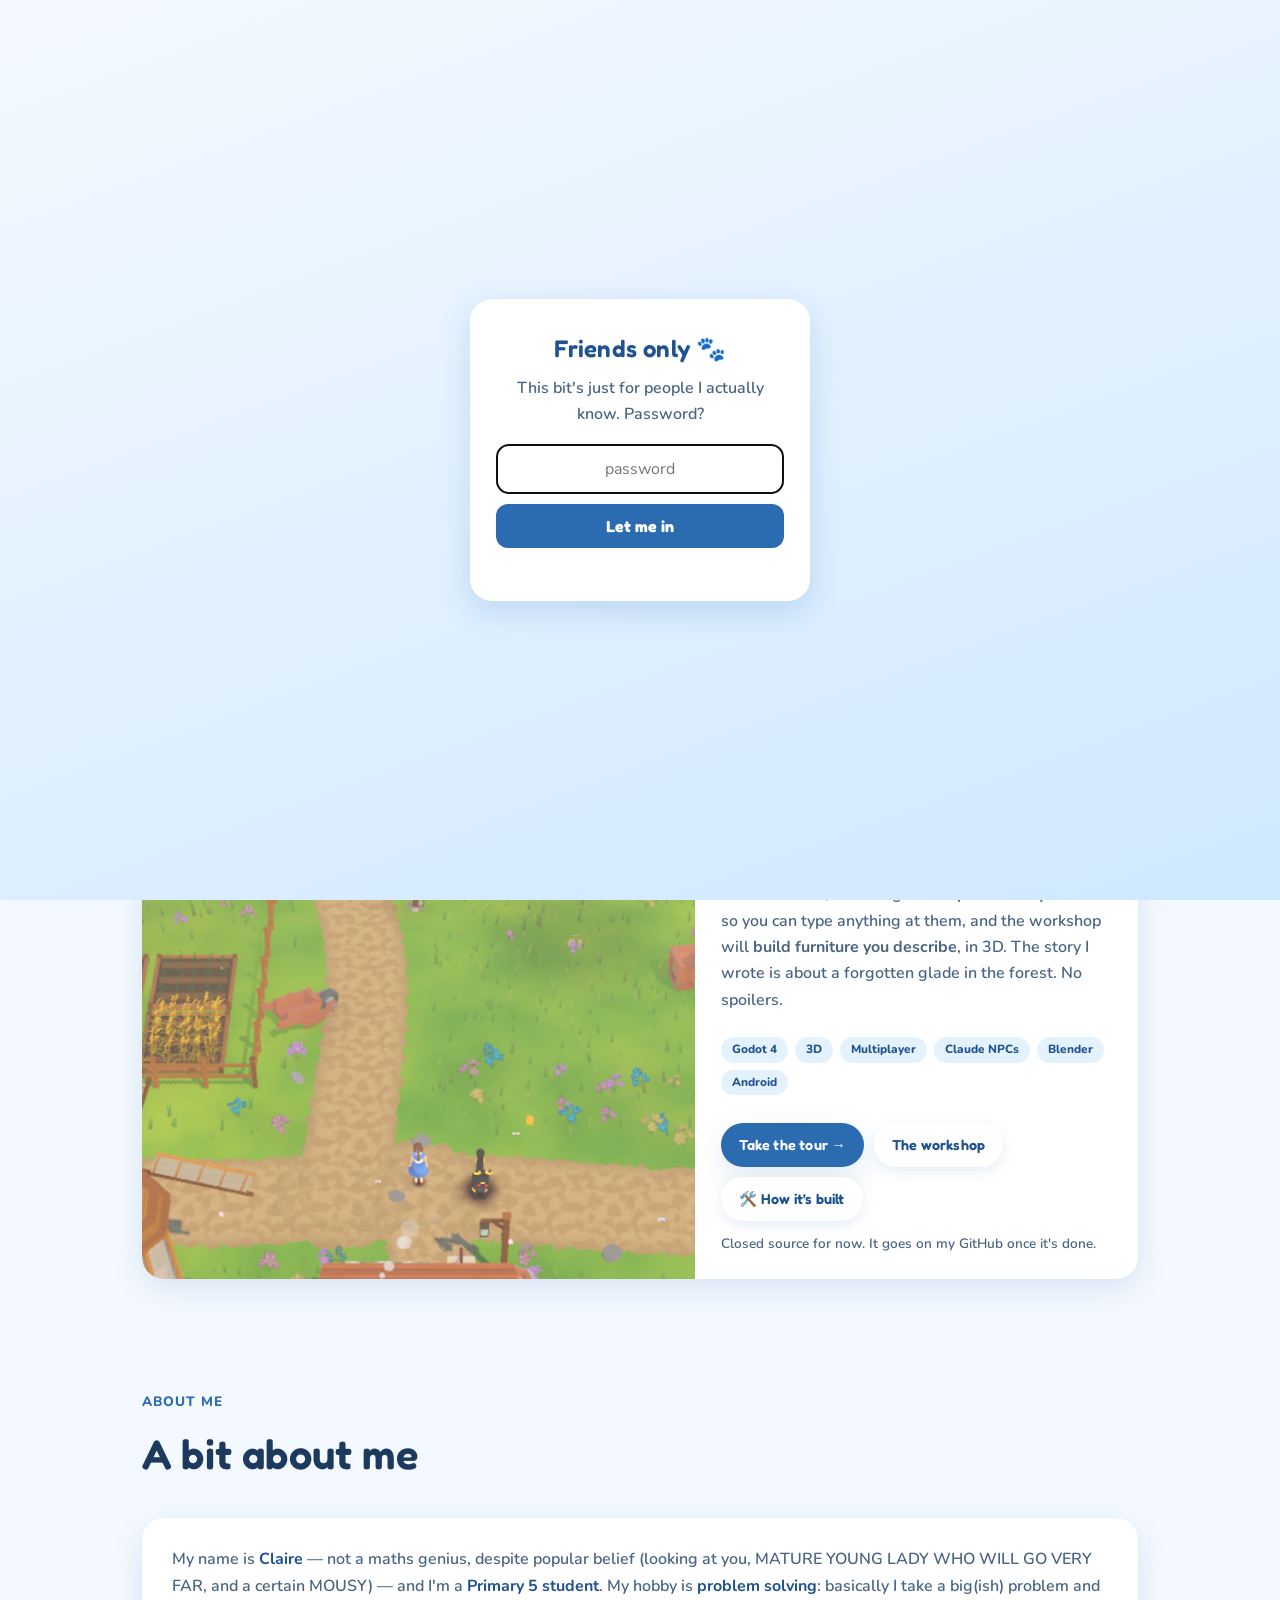
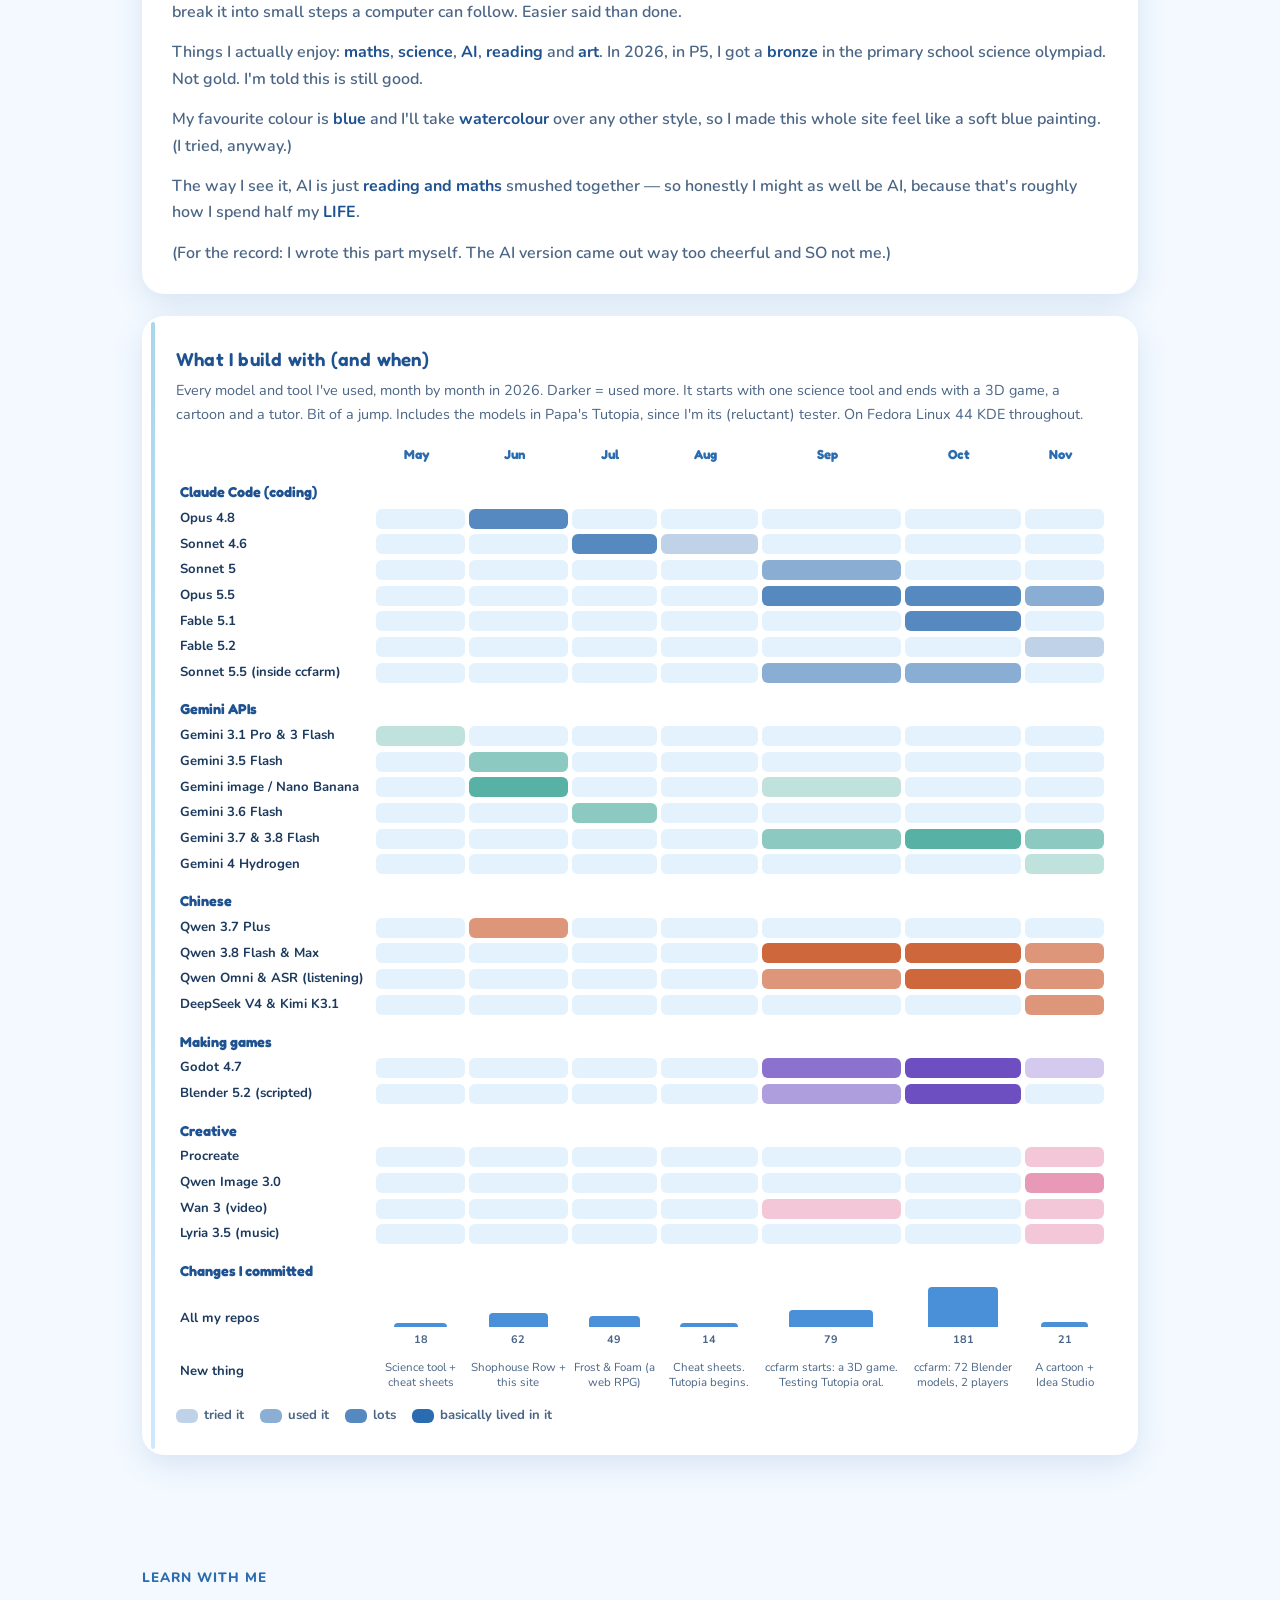
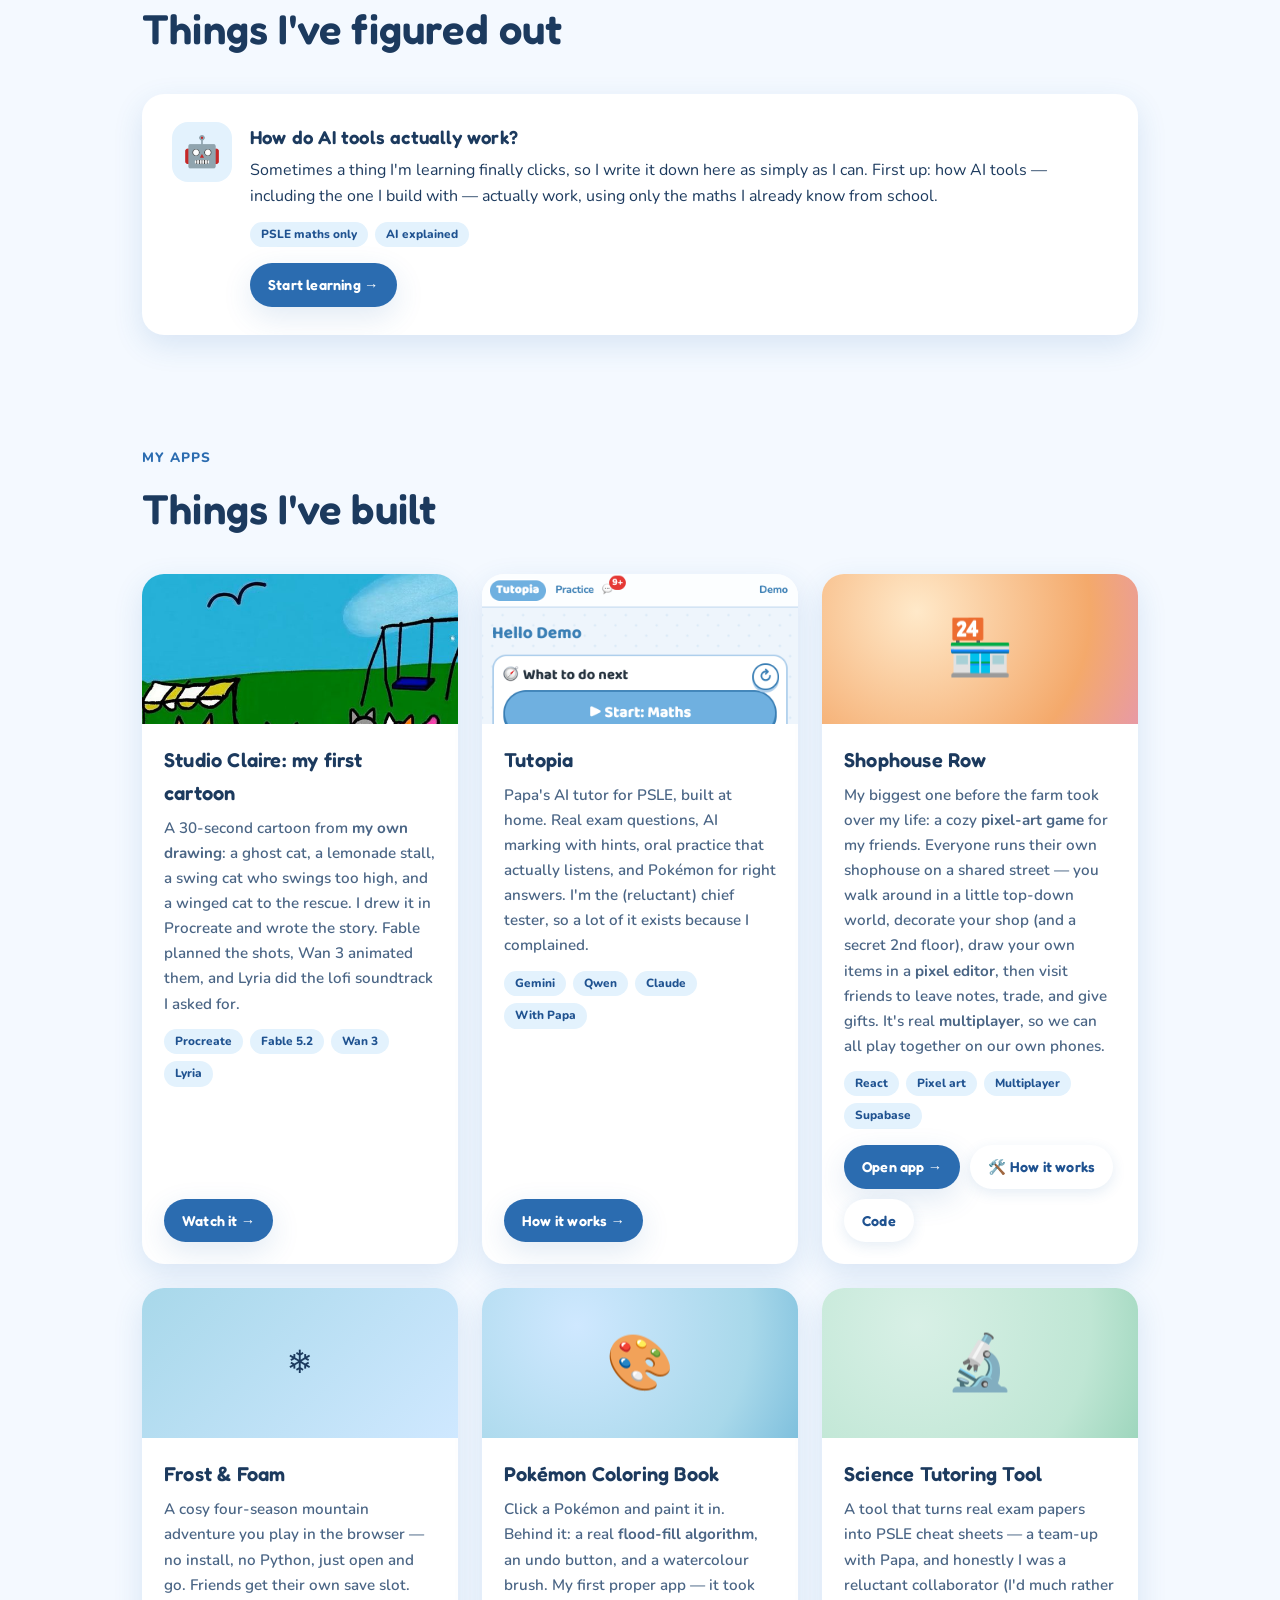
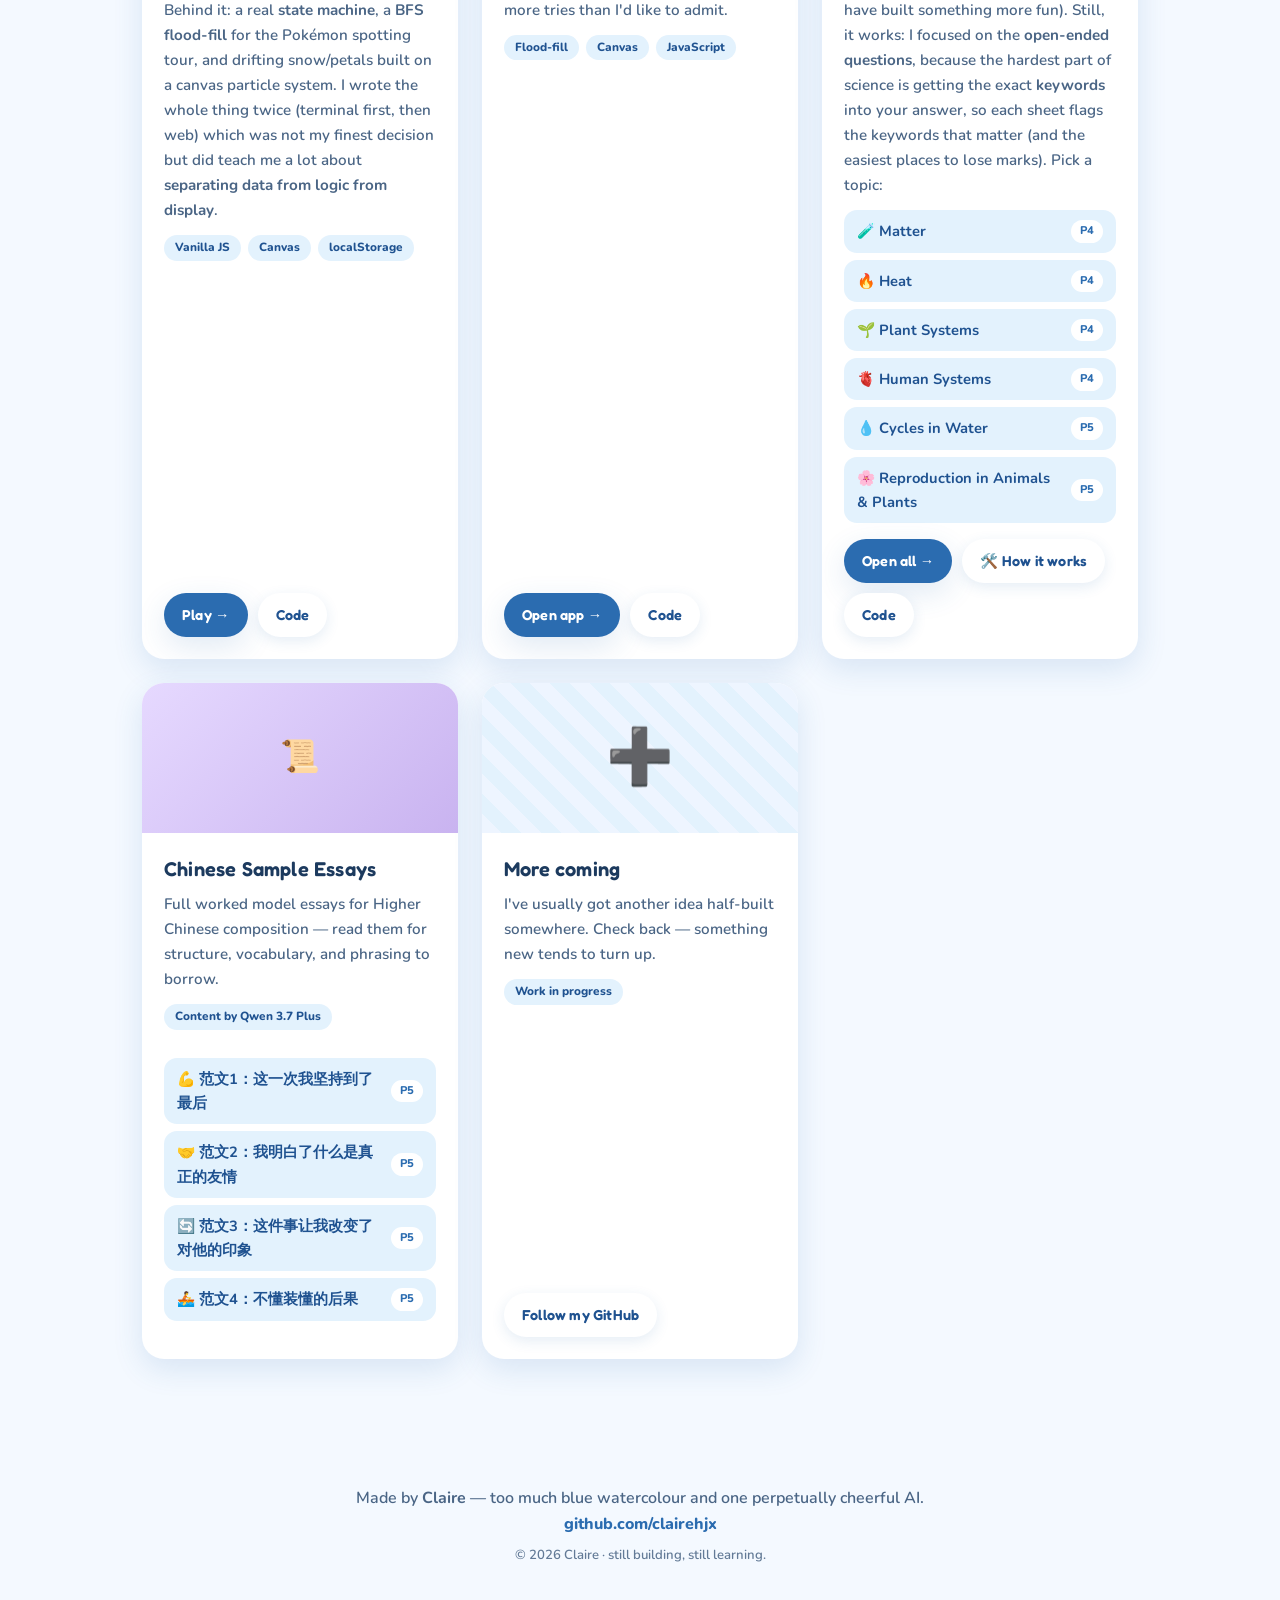
<file: index.html>
<!DOCTYPE html>
<html lang="en">
<head>
  <meta charset="UTF-8">
  <meta name="viewport" content="width=device-width, initial-scale=1.0">
  <!-- Friends-only soft password gate (runs before paint) -->
  <script src="gate.js"></script>
  <title>Claire · Young Coder & Creator</title>
  <meta name="description" content="Claire — a Primary 5 student who builds stuff with AI. Problem solving, the odd app, and a perpetually cheerful AI pet.">

  <!-- Friendly, rounded fonts that match the watercolour feel -->
  <link rel="preconnect" href="https://fonts.googleapis.com">
  <link rel="preconnect" href="https://fonts.gstatic.com" crossorigin>
  <link href="https://fonts.googleapis.com/css2?family=Fredoka:wght@500;600;700&family=Nunito:wght@600;700;800&display=swap" rel="stylesheet">

  <link rel="stylesheet" href="styles.css">
  <link rel="icon" href="data:image/svg+xml,%3Csvg xmlns='http://www.w3.org/2000/svg' viewBox='0 0 32 32'%3E%3Ccircle cx='16' cy='16' r='13' fill='%234a90d9'/%3E%3Ccircle cx='11' cy='12' r='4' fill='%23cfe8ff'/%3E%3C/svg%3E">
</head>
<body>

  <!-- ============ NAV ============ -->
  <nav class="nav">
    <div class="wrap">
      <a class="brand" href="#top"><span class="dot"></span>Claire</a>
      <div class="nav-links">
        <a href="#ccfarm">ccfarm</a>
        <a href="#about">About</a>
        <a href="#apps">My Apps</a>
        <a href="learn.html">Learn</a>
        <!-- ↓ Claire: this is your GitHub. All your code lives here. -->
        <a class="ghub" href="https://github.com/clairehjx" target="_blank" rel="noopener">GitHub ↗</a>
      </div>
    </div>
  </nav>

  <!-- ============ HERO ============ -->
  <header class="hero" id="top">
    <span class="blob b1"></span>
    <span class="blob b2"></span>
    <span class="blob b3"></span>
    <div class="wrap">
      <span class="eyebrow">Hello, world!</span>
      <h1>I'm <span class="name">Claire</span><br>and I build stuff with AI.</h1>
      <p class="tagline">A Primary 5 student with her perpetually cheerful AI &ldquo;pet&rdquo;.</p>
      <div class="hero-btns">
        <a class="btn btn-primary" href="#ccfarm">See my biggest project →</a>
        <a class="btn btn-ghost" href="#apps">All my apps</a>
        <a class="btn btn-ghost" href="https://github.com/clairehjx" target="_blank" rel="noopener">My code on GitHub</a>
      </div>
    </div>
  </header>

  <main>
    <!-- ============ FEATURED: ccfarm ============ -->
    <section id="ccfarm">
      <div class="wrap">
        <div class="section-head reveal">
          <span class="kicker">My biggest project (by FAR)</span>
          <h2>ccfarm: The Secret of Shaymin's Glade</h2>
        </div>
        <article class="feature reveal">
          <div class="feature-media">
            <video src="img/ccfarm/gameplay-landscape.mp4" poster="img/ccfarm/farm-overview.png" autoplay muted loop playsinline preload="metadata"
                   onerror="this.outerHTML='&lt;img src=&quot;img/ccfarm/farm-overview.png&quot; alt=&quot;The ccfarm farm&quot;&gt;'"></video>
          </div>
          <div class="feature-body">
            <p><strong>I'm the designer</strong> of this cozy 3D Pokémon farm game: the story, the rules, the characters and the feel are mine. Papa handles the tech side, building it in Godot with Claude Code. My sister Chloe and I share one farm from our own phones: Pokémon do the farm work, the villagers are <strong>powered by Claude</strong> so you can type anything at them, and the workshop will <strong>build furniture you describe</strong>, in 3D. The story I wrote is about a forgotten glade in the forest. No spoilers.</p>
            <div class="chips">
              <span class="chip">Godot 4</span><span class="chip">3D</span><span class="chip">Multiplayer</span><span class="chip">Claude NPCs</span><span class="chip">Blender</span><span class="chip">Android</span>
            </div>
            <div class="app-actions">
              <a class="btn btn-primary" href="ccfarm.html">Take the tour →</a>
              <a class="btn btn-ghost" href="ccfarm-workshop.html">The workshop</a>
              <a class="btn btn-ghost" href="ccfarm-workflow.html">🛠️ How it's built</a>
            </div>
            <p class="feature-note">Closed source for now. It goes on my GitHub once it's done.</p>
          </div>
        </article>
      </div>
    </section>

    <!-- ============ ABOUT ============ -->
    <section id="about">
      <div class="wrap">
        <div class="section-head reveal">
          <span class="kicker">About me</span>
          <h2>A bit about me</h2>
        </div>
        <div class="about-grid" style="grid-template-columns:1fr;">
          <div class="card about-text reveal">
            <p>My name is <strong>Claire</strong> — not a maths genius, despite popular belief (looking at you, MATURE YOUNG LADY WHO WILL GO VERY FAR, and a certain MOUSY) — and I'm a <strong>Primary 5 student</strong>. My hobby is <strong>problem solving</strong>: basically I take a big(ish) problem and break it into small steps a computer can follow. Easier said than done.</p>
            <p>Things I actually enjoy: <strong>maths</strong>, <strong>science</strong>, <strong>AI</strong>, <strong>reading</strong> and <strong>art</strong>. In 2026, in P5, I got a <strong>bronze</strong> in the primary school science olympiad. Not gold. I'm told this is still good.</p>
            <p>My favourite colour is <strong>blue</strong> and I'll take <strong>watercolour</strong> over any other style, so I made this whole site feel like a soft blue painting. (I tried, anyway.)</p>
            <p>The way I see it, AI is just <strong>reading and maths</strong> smushed together — so honestly I might as well be AI, because that's roughly how I spend half my <strong>LIFE</strong>.</p>
            <p>(For the record: I wrote this part myself. The AI version came out way too cheerful and SO not me.)</p>
          </div>
        </div>
        <div class="card timeline reveal">
            <h3>What I build with (and when)</h3>
            <p class="toolkit-note">Every model and tool I've used, month by month in 2026. Darker = used more. It starts with one science tool and ends with a 3D game, a cartoon and a tutor. Bit of a jump. Includes the models in Papa's Tutopia, since I'm its (reluctant) tester. On Fedora Linux 44 KDE throughout.</p>
            <div class="tl-scroll"><table class="tl"><thead><tr><th></th><th>May</th><th>Jun</th><th>Jul</th><th>Aug</th><th>Sep</th><th>Oct</th><th>Nov</th></tr></thead><tbody><tr class="tl-group"><th colspan="8">Claude Code (coding)</th></tr><tr><th>Opus 4.8</th><td><span class="tl-c c l0"></span></td><td><span class="tl-c c l3"></span></td><td><span class="tl-c c l0"></span></td><td><span class="tl-c c l0"></span></td><td><span class="tl-c c l0"></span></td><td><span class="tl-c c l0"></span></td><td><span class="tl-c c l0"></span></td></tr><tr><th>Sonnet 4.6</th><td><span class="tl-c c l0"></span></td><td><span class="tl-c c l0"></span></td><td><span class="tl-c c l3"></span></td><td><span class="tl-c c l1"></span></td><td><span class="tl-c c l0"></span></td><td><span class="tl-c c l0"></span></td><td><span class="tl-c c l0"></span></td></tr><tr><th>Sonnet 5</th><td><span class="tl-c c l0"></span></td><td><span class="tl-c c l0"></span></td><td><span class="tl-c c l0"></span></td><td><span class="tl-c c l0"></span></td><td><span class="tl-c c l2"></span></td><td><span class="tl-c c l0"></span></td><td><span class="tl-c c l0"></span></td></tr><tr><th>Opus 5.5</th><td><span class="tl-c c l0"></span></td><td><span class="tl-c c l0"></span></td><td><span class="tl-c c l0"></span></td><td><span class="tl-c c l0"></span></td><td><span class="tl-c c l3"></span></td><td><span class="tl-c c l3"></span></td><td><span class="tl-c c l2"></span></td></tr><tr><th>Fable 5.1</th><td><span class="tl-c c l0"></span></td><td><span class="tl-c c l0"></span></td><td><span class="tl-c c l0"></span></td><td><span class="tl-c c l0"></span></td><td><span class="tl-c c l0"></span></td><td><span class="tl-c c l3"></span></td><td><span class="tl-c c l0"></span></td></tr><tr><th>Fable 5.2</th><td><span class="tl-c c l0"></span></td><td><span class="tl-c c l0"></span></td><td><span class="tl-c c l0"></span></td><td><span class="tl-c c l0"></span></td><td><span class="tl-c c l0"></span></td><td><span class="tl-c c l0"></span></td><td><span class="tl-c c l1"></span></td></tr><tr><th>Sonnet 5.5 (inside ccfarm)</th><td><span class="tl-c c l0"></span></td><td><span class="tl-c c l0"></span></td><td><span class="tl-c c l0"></span></td><td><span class="tl-c c l0"></span></td><td><span class="tl-c c l2"></span></td><td><span class="tl-c c l2"></span></td><td><span class="tl-c c l0"></span></td></tr><tr class="tl-group"><th colspan="8">Gemini APIs</th></tr><tr><th>Gemini 3.1 Pro &amp; 3 Flash</th><td><span class="tl-c g l1"></span></td><td><span class="tl-c g l0"></span></td><td><span class="tl-c g l0"></span></td><td><span class="tl-c g l0"></span></td><td><span class="tl-c g l0"></span></td><td><span class="tl-c g l0"></span></td><td><span class="tl-c g l0"></span></td></tr><tr><th>Gemini 3.5 Flash</th><td><span class="tl-c g l0"></span></td><td><span class="tl-c g l2"></span></td><td><span class="tl-c g l0"></span></td><td><span class="tl-c g l0"></span></td><td><span class="tl-c g l0"></span></td><td><span class="tl-c g l0"></span></td><td><span class="tl-c g l0"></span></td></tr><tr><th>Gemini image / Nano Banana</th><td><span class="tl-c g l0"></span></td><td><span class="tl-c g l3"></span></td><td><span class="tl-c g l0"></span></td><td><span class="tl-c g l0"></span></td><td><span class="tl-c g l1"></span></td><td><span class="tl-c g l0"></span></td><td><span class="tl-c g l0"></span></td></tr><tr><th>Gemini 3.6 Flash</th><td><span class="tl-c g l0"></span></td><td><span class="tl-c g l0"></span></td><td><span class="tl-c g l2"></span></td><td><span class="tl-c g l0"></span></td><td><span class="tl-c g l0"></span></td><td><span class="tl-c g l0"></span></td><td><span class="tl-c g l0"></span></td></tr><tr><th>Gemini 3.7 &amp; 3.8 Flash</th><td><span class="tl-c g l0"></span></td><td><span class="tl-c g l0"></span></td><td><span class="tl-c g l0"></span></td><td><span class="tl-c g l0"></span></td><td><span class="tl-c g l2"></span></td><td><span class="tl-c g l3"></span></td><td><span class="tl-c g l2"></span></td></tr><tr><th>Gemini 4 Hydrogen</th><td><span class="tl-c g l0"></span></td><td><span class="tl-c g l0"></span></td><td><span class="tl-c g l0"></span></td><td><span class="tl-c g l0"></span></td><td><span class="tl-c g l0"></span></td><td><span class="tl-c g l0"></span></td><td><span class="tl-c g l1"></span></td></tr><tr class="tl-group"><th colspan="8">Chinese</th></tr><tr><th>Qwen 3.7 Plus</th><td><span class="tl-c q l0"></span></td><td><span class="tl-c q l2"></span></td><td><span class="tl-c q l0"></span></td><td><span class="tl-c q l0"></span></td><td><span class="tl-c q l0"></span></td><td><span class="tl-c q l0"></span></td><td><span class="tl-c q l0"></span></td></tr><tr><th>Qwen 3.8 Flash &amp; Max</th><td><span class="tl-c q l0"></span></td><td><span class="tl-c q l0"></span></td><td><span class="tl-c q l0"></span></td><td><span class="tl-c q l0"></span></td><td><span class="tl-c q l3"></span></td><td><span class="tl-c q l3"></span></td><td><span class="tl-c q l2"></span></td></tr><tr><th>Qwen Omni &amp; ASR (listening)</th><td><span class="tl-c q l0"></span></td><td><span class="tl-c q l0"></span></td><td><span class="tl-c q l0"></span></td><td><span class="tl-c q l0"></span></td><td><span class="tl-c q l2"></span></td><td><span class="tl-c q l3"></span></td><td><span class="tl-c q l2"></span></td></tr><tr><th>DeepSeek V4 &amp; Kimi K3.1</th><td><span class="tl-c q l0"></span></td><td><span class="tl-c q l0"></span></td><td><span class="tl-c q l0"></span></td><td><span class="tl-c q l0"></span></td><td><span class="tl-c q l0"></span></td><td><span class="tl-c q l0"></span></td><td><span class="tl-c q l2"></span></td></tr><tr class="tl-group"><th colspan="8">Making games</th></tr><tr><th>Godot 4.7</th><td><span class="tl-c d l0"></span></td><td><span class="tl-c d l0"></span></td><td><span class="tl-c d l0"></span></td><td><span class="tl-c d l0"></span></td><td><span class="tl-c d l3"></span></td><td><span class="tl-c d l4"></span></td><td><span class="tl-c d l1"></span></td></tr><tr><th>Blender 5.2 (scripted)</th><td><span class="tl-c d l0"></span></td><td><span class="tl-c d l0"></span></td><td><span class="tl-c d l0"></span></td><td><span class="tl-c d l0"></span></td><td><span class="tl-c d l2"></span></td><td><span class="tl-c d l4"></span></td><td><span class="tl-c d l0"></span></td></tr><tr class="tl-group"><th colspan="8">Creative</th></tr><tr><th>Procreate</th><td><span class="tl-c a l0"></span></td><td><span class="tl-c a l0"></span></td><td><span class="tl-c a l0"></span></td><td><span class="tl-c a l0"></span></td><td><span class="tl-c a l0"></span></td><td><span class="tl-c a l0"></span></td><td><span class="tl-c a l1"></span></td></tr><tr><th>Qwen Image 3.0</th><td><span class="tl-c a l0"></span></td><td><span class="tl-c a l0"></span></td><td><span class="tl-c a l0"></span></td><td><span class="tl-c a l0"></span></td><td><span class="tl-c a l0"></span></td><td><span class="tl-c a l0"></span></td><td><span class="tl-c a l2"></span></td></tr><tr><th>Wan 3 (video)</th><td><span class="tl-c a l0"></span></td><td><span class="tl-c a l0"></span></td><td><span class="tl-c a l0"></span></td><td><span class="tl-c a l0"></span></td><td><span class="tl-c a l1"></span></td><td><span class="tl-c a l0"></span></td><td><span class="tl-c a l1"></span></td></tr><tr><th>Lyria 3.5 (music)</th><td><span class="tl-c a l0"></span></td><td><span class="tl-c a l0"></span></td><td><span class="tl-c a l0"></span></td><td><span class="tl-c a l0"></span></td><td><span class="tl-c a l0"></span></td><td><span class="tl-c a l0"></span></td><td><span class="tl-c a l1"></span></td></tr><tr class="tl-group"><th colspan="8">Changes I committed</th></tr><tr><th>All my repos</th><td class="tl-bar"><span style="height:4px"></span><small>18</small></td><td class="tl-bar"><span style="height:14px"></span><small>62</small></td><td class="tl-bar"><span style="height:11px"></span><small>49</small></td><td class="tl-bar"><span style="height:4px"></span><small>14</small></td><td class="tl-bar"><span style="height:17px"></span><small>79</small></td><td class="tl-bar"><span style="height:40px"></span><small>181</small></td><td class="tl-bar"><span style="height:5px"></span><small>21</small></td></tr><tr class="tl-ms"><th>New thing</th><td>Science tool + cheat sheets</td><td>Shophouse Row + this site</td><td>Frost &amp; Foam (a web RPG)</td><td>Cheat sheets. Tutopia begins.</td><td>ccfarm starts: a 3D game. Testing Tutopia oral.</td><td>ccfarm: 72 Blender models, 2 players</td><td>A cartoon + Idea Studio</td></tr></tbody></table></div>
            <div class="tl-legend"><span><i class="tl-c c l1"></i>tried it</span><span><i class="tl-c c l2"></i>used it</span><span><i class="tl-c c l3"></i>lots</span><span><i class="tl-c c l4"></i>basically lived in it</span></div>
          </div>
      </div>
    </section>

    <!-- ============ LEARN ============ -->
    <section id="learn">
      <div class="wrap">
        <div class="section-head reveal">
          <span class="kicker">Learn with me</span>
          <h2>Things I've figured out</h2>
        </div>
        <div class="card learn-cta reveal">
          <div class="learn-cta-emoji">🤖</div>
          <div>
            <h3>How do AI tools actually work?</h3>
            <p>Sometimes a thing I'm learning finally clicks, so I write it down here as simply as I can. First up: how AI tools — including the one I build with — actually work, using only the maths I already know from school.</p>
            <div class="chips"><span class="chip">PSLE maths only</span><span class="chip">AI explained</span></div>
            <div class="app-actions"><a class="btn btn-primary" href="learn.html">Start learning →</a></div>
          </div>
        </div>
      </div>
    </section>

    <!-- ============ APPS ============ -->
    <section id="apps">
      <div class="wrap">
        <div class="section-head reveal">
          <span class="kicker">My apps</span>
          <h2>Things I've built</h2>
        </div>
        <div class="apps-grid">

          <!-- App: Studio Claire (AI animation) -->
          <article class="app-card reveal">
            <div class="app-thumb" style="background:url('img/animation/studio-claire-poster.jpg') center/cover;"></div>
            <div class="app-body">
              <h3>Studio Claire: my first cartoon</h3>
              <p>A 30-second cartoon from <strong>my own drawing</strong>: a ghost cat, a lemonade stall, a swing cat who swings too high, and a winged cat to the rescue. I drew it in Procreate and wrote the story. Fable planned the shots, Wan 3 animated them, and Lyria did the lofi soundtrack I asked for.</p>
              <div class="chips"><span class="chip">Procreate</span><span class="chip">Fable 5.2</span><span class="chip">Wan 3</span><span class="chip">Lyria</span></div>
              <div class="app-actions"><a class="btn btn-primary" href="animation.html">Watch it →</a></div>
            </div>
          </article>

          <!-- App: Tutopia (with Papa) -->
          <article class="app-card reveal">
            <div class="app-thumb" style="background:url('img/tutopia/tutopia-home.png') top/cover;"></div>
            <div class="app-body">
              <h3>Tutopia</h3>
              <p>Papa's AI tutor for PSLE, built at home. Real exam questions, AI marking with hints, oral practice that actually listens, and Pokémon for right answers. I'm the (reluctant) chief tester, so a lot of it exists because I complained.</p>
              <div class="chips"><span class="chip">Gemini</span><span class="chip">Qwen</span><span class="chip">Claude</span><span class="chip">With Papa</span></div>
              <div class="app-actions"><a class="btn btn-primary" href="tutopia.html">How it works →</a></div>
            </div>
          </article>

          <!-- App: Shophouse Row -->
          <article class="app-card reveal">
            <div class="app-thumb shop">🏪</div>
            <div class="app-body">
              <h3>Shophouse Row</h3>
              <p>My biggest one before the farm took over my life: a cozy <strong>pixel-art game</strong> for my friends. Everyone runs their own shophouse on a shared street — you walk around in a little top-down world, decorate your shop (and a secret 2nd floor), draw your own items in a <strong>pixel editor</strong>, then visit friends to leave notes, trade, and give gifts. It's real <strong>multiplayer</strong>, so we can all play together on our own phones.</p>
              <div class="chips">
                <span class="chip">React</span>
                <span class="chip">Pixel art</span>
                <span class="chip">Multiplayer</span>
                <span class="chip">Supabase</span>
              </div>
              <div class="app-actions">
                <a class="btn btn-primary" href="https://shophouse-row.vercel.app" target="_blank" rel="noopener">Open app →</a>
                <a class="btn btn-ghost" href="shophouse-workflow.html">🛠️ How it works</a>
                <a class="btn btn-ghost" href="https://github.com/clairehjx/shophouse-row" target="_blank" rel="noopener">Code</a>
              </div>
            </div>
          </article>

          <!-- App: Frost & Foam Web -->
          <article class="app-card reveal">
            <div class="app-thumb" style="background:linear-gradient(135deg,#a8d8ea,#cfe8ff);font-size:2rem;">❄️</div>
            <div class="app-body">
              <h3>Frost &amp; Foam</h3>
              <p>A cosy four-season mountain adventure you play in the browser — no install, no Python, just open and go. Friends get their own save slot. Behind it: a real <strong>state machine</strong>, a <strong>BFS flood-fill</strong> for the Pokémon spotting tour, and drifting snow/petals built on a canvas particle system. I wrote the whole thing twice (terminal first, then web) which was not my finest decision but did teach me a lot about <strong>separating data from logic from display</strong>.</p>
              <div class="chips">
                <span class="chip">Vanilla JS</span>
                <span class="chip">Canvas</span>
                <span class="chip">localStorage</span>
              </div>
              <div class="app-actions">
                <a class="btn btn-primary" href="https://frost-and-foam-web.vercel.app" target="_blank" rel="noopener">Play →</a>
                <a class="btn btn-ghost" href="https://github.com/clairehjx/frost-and-foam-web" target="_blank" rel="noopener">Code</a>
              </div>
            </div>
          </article>

          <!-- App 1: Pokémon Coloring Book -->
          <article class="app-card reveal">
            <div class="app-thumb poke">🎨</div>
            <div class="app-body">
              <h3>Pokémon Coloring Book</h3>
              <p>Click a Pokémon and paint it in. Behind it: a real <strong>flood-fill algorithm</strong>, an undo button, and a watercolour brush. My first proper app — it took more tries than I'd like to admit.</p>
              <div class="chips">
                <span class="chip">Flood-fill</span>
                <span class="chip">Canvas</span>
                <span class="chip">JavaScript</span>
              </div>
              <div class="app-actions">
                <!-- This works on your computer now. After you deploy on Vercel,
                     swap it for your app's real link, e.g. https://pokemon-coloring-book.vercel.app/ -->
                <a class="btn btn-primary" href="https://pokemon-coloring-book.vercel.app/index.html">Open app →</a>
                <a class="btn btn-ghost" href="https://github.com/clairehjx/pokemon-coloring-book" target="_blank" rel="noopener">Code</a>
              </div>
            </div>
          </article>

          <!-- App 2: Science Tutoring Tool -->
          <article class="app-card reveal">
            <div class="app-thumb sci">🔬</div>
            <div class="app-body">
              <h3>Science Tutoring Tool</h3>
              <p>A tool that turns real exam papers into PSLE cheat sheets — a team-up with Papa, and honestly I was a reluctant collaborator (I'd much rather have built something more fun). Still, it works: I focused on the <strong>open-ended questions</strong>, because the hardest part of science is getting the exact <strong>keywords</strong> into your answer, so each sheet flags the keywords that matter (and the easiest places to lose marks). Pick a topic:</p>
              <!-- ↓ Claire: these open the cheat sheets next to this folder. After you deploy
                   science-cheatsheets on Vercel, swap "https://science-cheatsheets.vercel.app/" for your live link. -->
              <ul class="topic-links">
                <li><a href="https://science-cheatsheets.vercel.app/cheatsheet_matter_p4.html">🧪 Matter <span class="lvl">P4</span></a></li>
                <li><a href="https://science-cheatsheets.vercel.app/cheatsheet_heat_p4.html">🔥 Heat <span class="lvl">P4</span></a></li>
                <li><a href="https://science-cheatsheets.vercel.app/cheatsheet_plant_systems_p4.html">🌱 Plant Systems <span class="lvl">P4</span></a></li>
                <li><a href="https://science-cheatsheets.vercel.app/cheatsheet_human_systems_p4.html">🫀 Human Systems <span class="lvl">P4</span></a></li>
                <li><a href="https://science-cheatsheets.vercel.app/cheatsheet_cycles_in_water_p5.html">💧 Cycles in Water <span class="lvl">P5</span></a></li>
                <li><a href="https://science-cheatsheets.vercel.app/cheatsheet_reproduction_in_animals_and_plants_p5.html">🌸 Reproduction in Animals &amp; Plants <span class="lvl">P5</span></a></li>
              </ul>
              <div class="app-actions">
                <a class="btn btn-primary" href="https://science-cheatsheets.vercel.app/index.html">Open all →</a>
                <a class="btn btn-ghost" href="science-workflow.html">🛠️ How it works</a>
                <a class="btn btn-ghost" href="https://github.com/clairehjx/science-tool" target="_blank" rel="noopener">Code</a>
              </div>
            </div>
          </article>

          <!-- App 2e: Chinese Sample Essays -->
          <article class="app-card reveal">
            <div class="app-thumb" style="background:linear-gradient(135deg,#e6d9ff,#c9b3f0);font-size:2rem;">📜</div>
            <div class="app-body">
              <h3>Chinese Sample Essays</h3>
              <p>Full worked model essays for Higher Chinese composition — read them for structure, vocabulary, and phrasing to borrow.</p>
              <div class="chips"><span class="chip">Content by Qwen 3.7 Plus</span></div>
              <ul class="topic-links">
                <li><a href="https://science-cheatsheets.vercel.app/cheatsheet_chinese_p5_hcl_sample_essay_perseverance.html">💪 范文1：这一次我坚持到了最后 <span class="lvl">P5</span></a></li>
                <li><a href="https://science-cheatsheets.vercel.app/cheatsheet_chinese_p5_hcl_sample_essay_friendship.html">🤝 范文2：我明白了什么是真正的友情 <span class="lvl">P5</span></a></li>
                <li><a href="https://science-cheatsheets.vercel.app/cheatsheet_chinese_p5_hcl_sample_essay_changed_impression.html">🔄 范文3：这件事让我改变了对他的印象 <span class="lvl">P5</span></a></li>
                <li><a href="https://science-cheatsheets.vercel.app/cheatsheet_chinese_p5_hcl_sample_essay_pretending_to_know.html">🚣 范文4：不懂装懂的后果 <span class="lvl">P5</span></a></li>
              </ul>
            </div>
          </article>

          <!-- App 5: placeholder for the future -->
          <article class="app-card reveal">
            <div class="app-thumb soon">➕</div>
            <div class="app-body">
              <h3>More coming</h3>
              <p>I've usually got another idea half-built somewhere. Check back — something new tends to turn up.</p>
              <div class="chips"><span class="chip">Work in progress</span></div>
              <div class="app-actions">
                <a class="btn btn-ghost" href="https://github.com/clairehjx" target="_blank" rel="noopener">Follow my GitHub</a>
              </div>
            </div>
          </article>

        </div>
      </div>
    </section>
  </main>

  <!-- ============ FOOTER ============ -->
  <footer class="footer">
    <div class="wrap">
      <p>Made by <strong>Claire</strong> — too much blue watercolour and one perpetually cheerful AI.</p>
      <p><a href="https://github.com/clairehjx" target="_blank" rel="noopener">github.com/clairehjx</a></p>
      <p class="small">© <span id="year"></span> Claire · still building, still learning.</p>
    </div>
  </footer>

  <script src="script.js"></script>
</body>
</html>
</file>
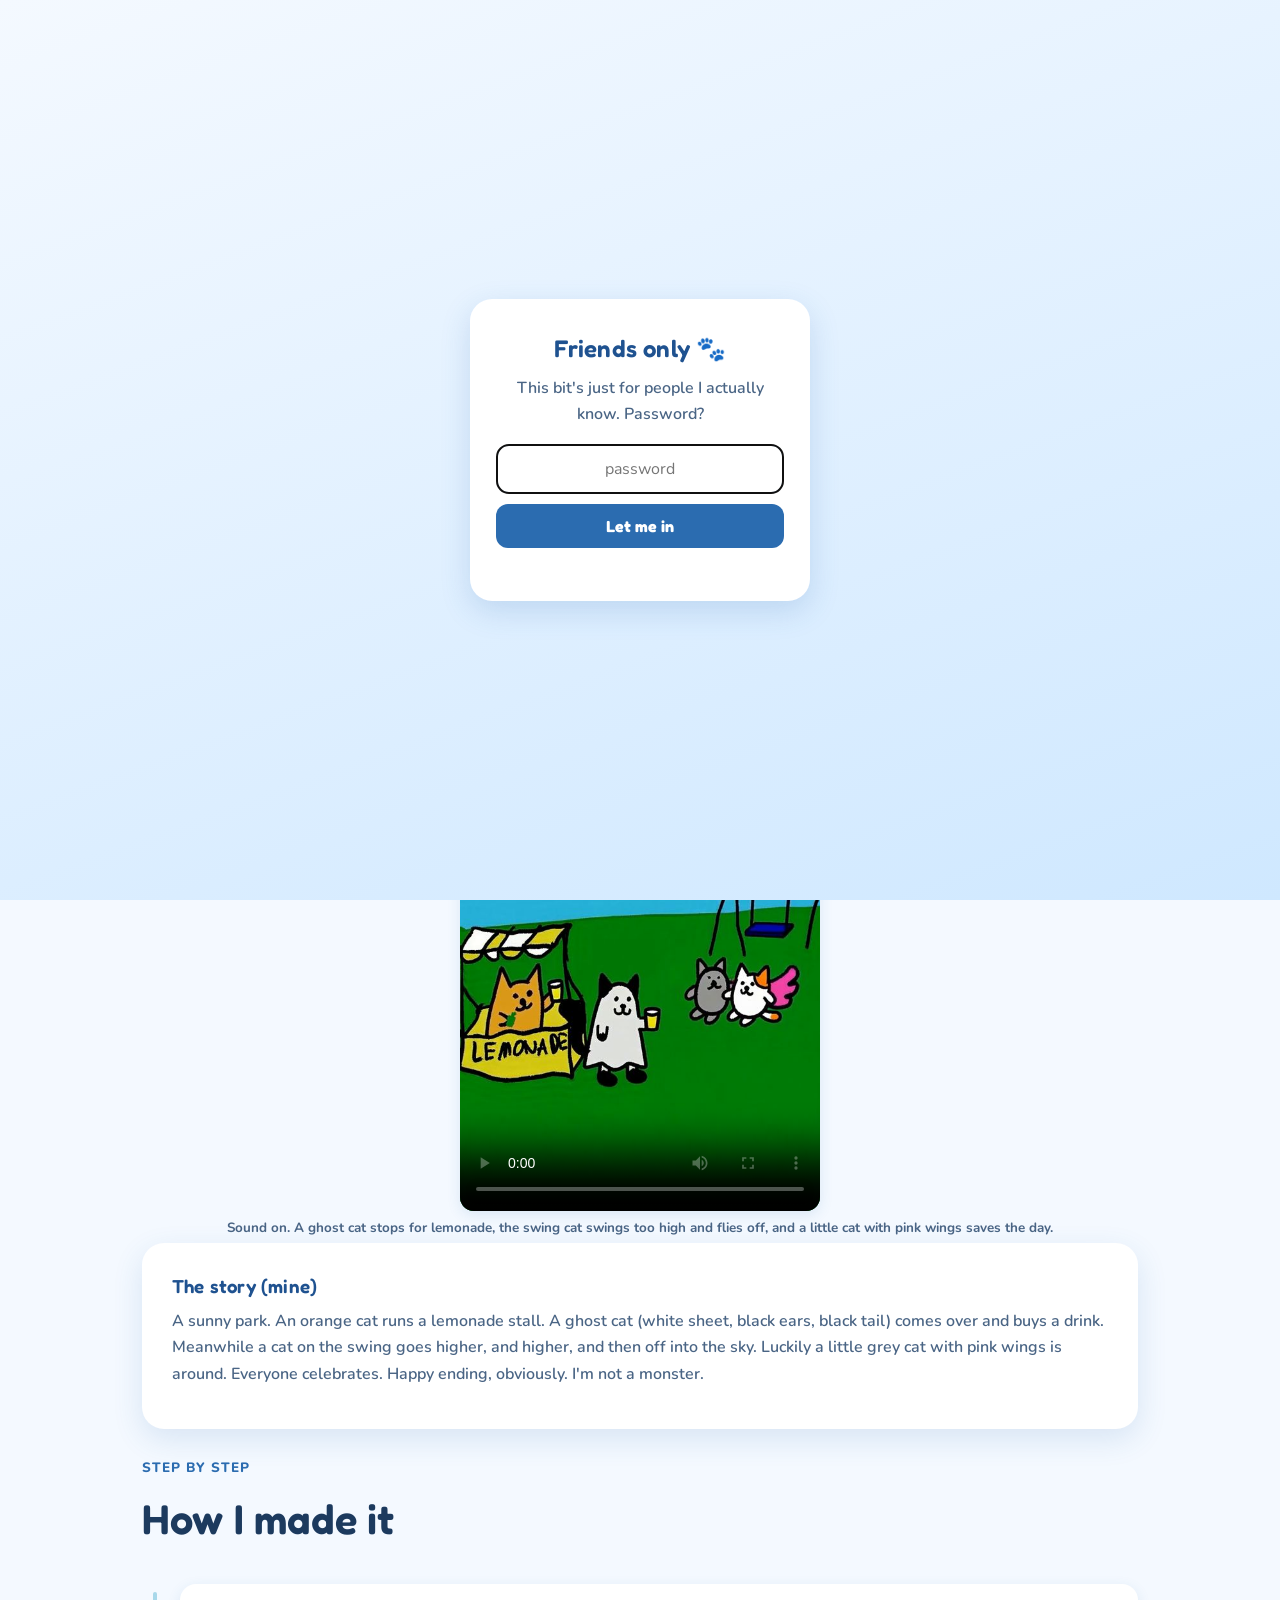
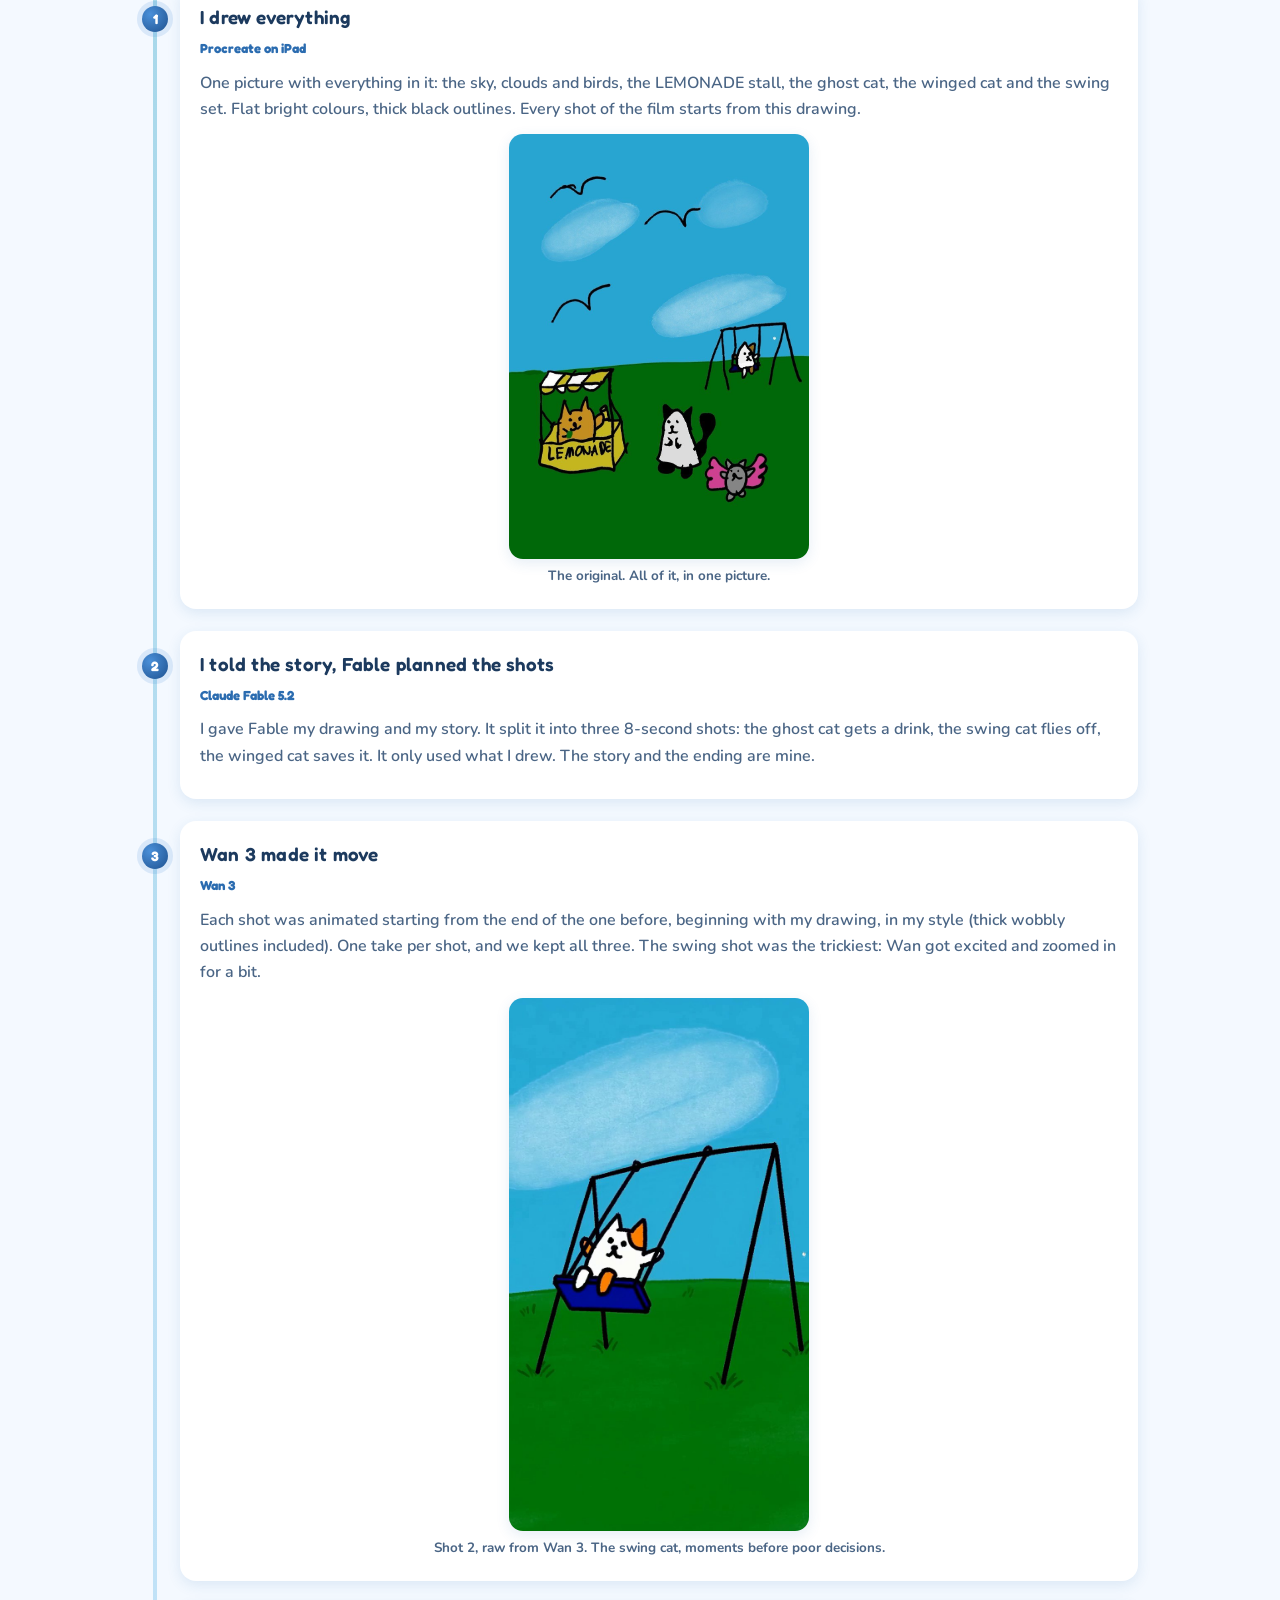
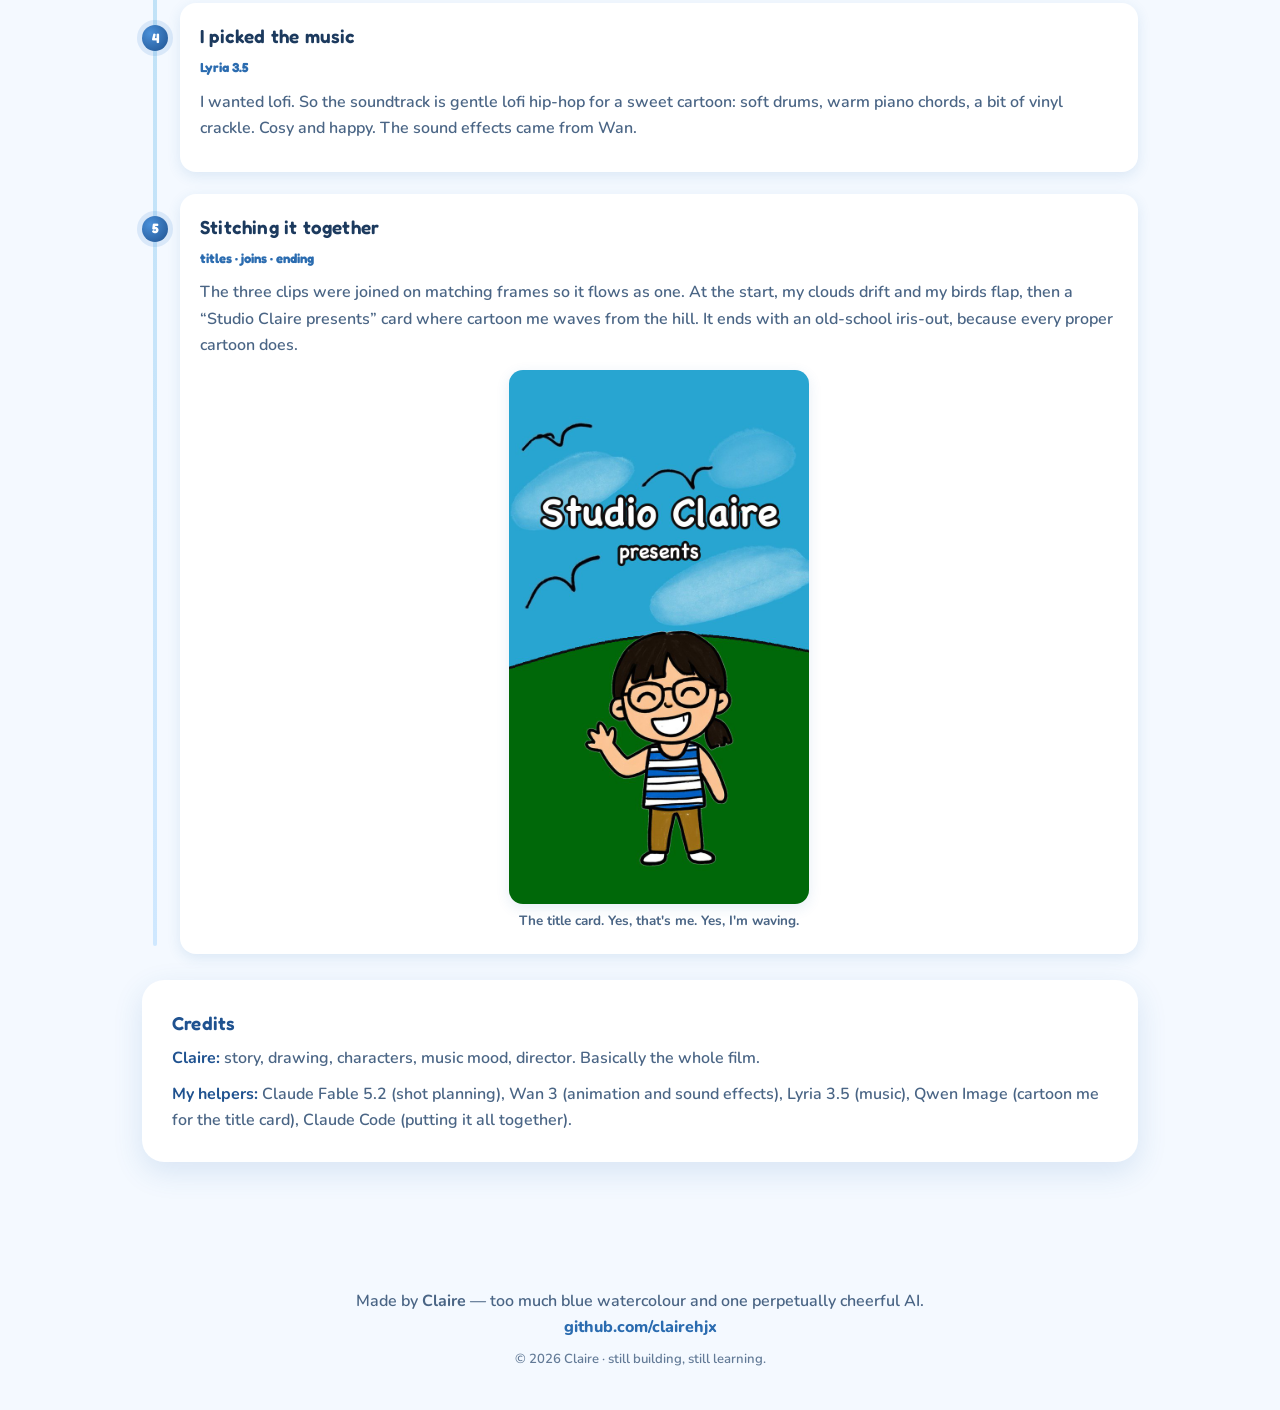
<file: animation.html>
<!DOCTYPE html>
<html lang="en">
<head>
  <meta charset="UTF-8">
  <meta name="viewport" content="width=device-width, initial-scale=1.0">
  <!-- Friends-only soft password gate (runs before paint) -->
  <script src="gate.js"></script>
  <title>Studio Claire · Claire</title>
  <meta name="description" content="Studio Claire: a 30-second cartoon Claire drew and directed, animated with AI helpers: Procreate, Fable 5.2, Wan 3 and Lyria.">

  <link rel="preconnect" href="https://fonts.googleapis.com">
  <link rel="preconnect" href="https://fonts.gstatic.com" crossorigin>
  <link href="https://fonts.googleapis.com/css2?family=Fredoka:wght@500;600;700&family=Nunito:wght@600;700;800&display=swap" rel="stylesheet">

  <link rel="stylesheet" href="styles.css">
  <link rel="stylesheet" href="ccfarm.css">
  <link rel="icon" href="data:image/svg+xml,%3Csvg xmlns='http://www.w3.org/2000/svg' viewBox='0 0 32 32'%3E%3Ccircle cx='16' cy='16' r='13' fill='%234a90d9'/%3E%3Ccircle cx='11' cy='12' r='4' fill='%23cfe8ff'/%3E%3C/svg%3E">
</head>
<body>
  <nav class="nav">
    <div class="wrap">
      <a class="brand" href="index.html#top"><span class="dot"></span>Claire</a>
      <div class="nav-links"><a href="index.html#apps">← Back to my site</a></div>
    </div>
  </nav>

  <header class="hero wf-hero" id="top">
    <span class="blob b1"></span>
    <span class="blob b3"></span>
    <div class="wrap">
      <span class="eyebrow">AI animation</span>
      <h1>Studio Claire<br>presents</h1>
      <p class="tagline">My first cartoon. I drew it, I wrote the story, I picked the music, and a few AI helpers did the moving-things-around part. Thirty seconds long, which is roughly my attention span.</p>
    </div>
  </header>

  <main>
    <section>
      <div class="wrap">
        <figure class="clip phone reveal">
          <video src="img/animation/studio-claire.mp4" poster="img/animation/studio-claire-poster.jpg" controls playsinline preload="metadata"></video>
          <figcaption>Sound on. A ghost cat stops for lemonade, the swing cat swings too high and flies off, and a little cat with pink wings saves the day.</figcaption>
        </figure>

        <div class="card legend reveal">
          <h3>The story (mine)</h3>
          <p>A sunny park. An orange cat runs a lemonade stall. A ghost cat (white sheet, black ears, black tail) comes over and buys a drink. Meanwhile a cat on the swing goes higher, and higher, and then off into the sky. Luckily a little grey cat with pink wings is around. Everyone celebrates. Happy ending, obviously. I'm not a monster.</p>
        </div>

        <div class="section-head reveal">
          <span class="kicker">Step by step</span>
          <h2>How I made it</h2>
        </div>

        <div class="wf-steps">
          <div class="wf-step reveal"><span class="num">1</span><div class="wf-card">
            <h3>I drew everything</h3>
            <span class="wf-file">Procreate on iPad</span>
            <p class="wf-what">One picture with everything in it: the sky, clouds and birds, the LEMONADE stall, the ghost cat, the winged cat and the swing set. Flat bright colours, thick black outlines. Every shot of the film starts from this drawing.</p>
            <figure class="shot phone"><img src="img/animation/process-drawing.jpg" alt="Claire's drawing of a park with cats, a lemonade stall and a swing" loading="lazy"><figcaption>The original. All of it, in one picture.</figcaption></figure>
          </div></div>
          <div class="wf-step reveal"><span class="num">2</span><div class="wf-card">
            <h3>I told the story, Fable planned the shots</h3>
            <span class="wf-file">Claude Fable 5.2</span>
            <p class="wf-what">I gave Fable my drawing and my story. It split it into three 8-second shots: the ghost cat gets a drink, the swing cat flies off, the winged cat saves it. It only used what I drew. The story and the ending are mine.</p>
            
          </div></div>
          <div class="wf-step reveal"><span class="num">3</span><div class="wf-card">
            <h3>Wan 3 made it move</h3>
            <span class="wf-file">Wan 3</span>
            <p class="wf-what">Each shot was animated starting from the end of the one before, beginning with my drawing, in my style (thick wobbly outlines included). One take per shot, and we kept all three. The swing shot was the trickiest: Wan got excited and zoomed in for a bit.</p>
            <figure class="shot phone"><img src="img/animation/process-wan-clip.jpg" alt="A frame from the swing shot" loading="lazy"><figcaption>Shot 2, raw from Wan 3. The swing cat, moments before poor decisions.</figcaption></figure>
          </div></div>
          <div class="wf-step reveal"><span class="num">4</span><div class="wf-card">
            <h3>I picked the music</h3>
            <span class="wf-file">Lyria 3.5</span>
            <p class="wf-what">I wanted lofi. So the soundtrack is gentle lofi hip-hop for a sweet cartoon: soft drums, warm piano chords, a bit of vinyl crackle. Cosy and happy. The sound effects came from Wan.</p>
            
          </div></div>
          <div class="wf-step reveal"><span class="num">5</span><div class="wf-card">
            <h3>Stitching it together</h3>
            <span class="wf-file">titles · joins · ending</span>
            <p class="wf-what">The three clips were joined on matching frames so it flows as one. At the start, my clouds drift and my birds flap, then a &ldquo;Studio Claire presents&rdquo; card where cartoon me waves from the hill. It ends with an old-school iris-out, because every proper cartoon does.</p>
            <figure class="shot phone"><img src="img/animation/process-title-card.jpg" alt="Studio Claire presents title card with a cartoon of Claire waving" loading="lazy"><figcaption>The title card. Yes, that's me. Yes, I'm waving.</figcaption></figure>
          </div></div>
        </div>

        <div class="card wf-note reveal">
          <h3>Credits</h3>
          <p><strong>Claire:</strong> story, drawing, characters, music mood, director. Basically the whole film.</p>
          <p><strong>My helpers:</strong> Claude Fable 5.2 (shot planning), Wan 3 (animation and sound effects), Lyria 3.5 (music), Qwen Image (cartoon me for the title card), Claude Code (putting it all together).</p>
        </div>
      </div>
    </section>
  </main>

  <footer class="footer">
    <div class="wrap">
      <p>Made by <strong>Claire</strong> — too much blue watercolour and one perpetually cheerful AI.</p>
      <p><a href="https://github.com/clairehjx" target="_blank" rel="noopener">github.com/clairehjx</a></p>
      <p class="small">© <span id="year"></span> Claire · still building, still learning.</p>
    </div>
  </footer>

  <script src="script.js"></script>
</body>
</html>
</file>
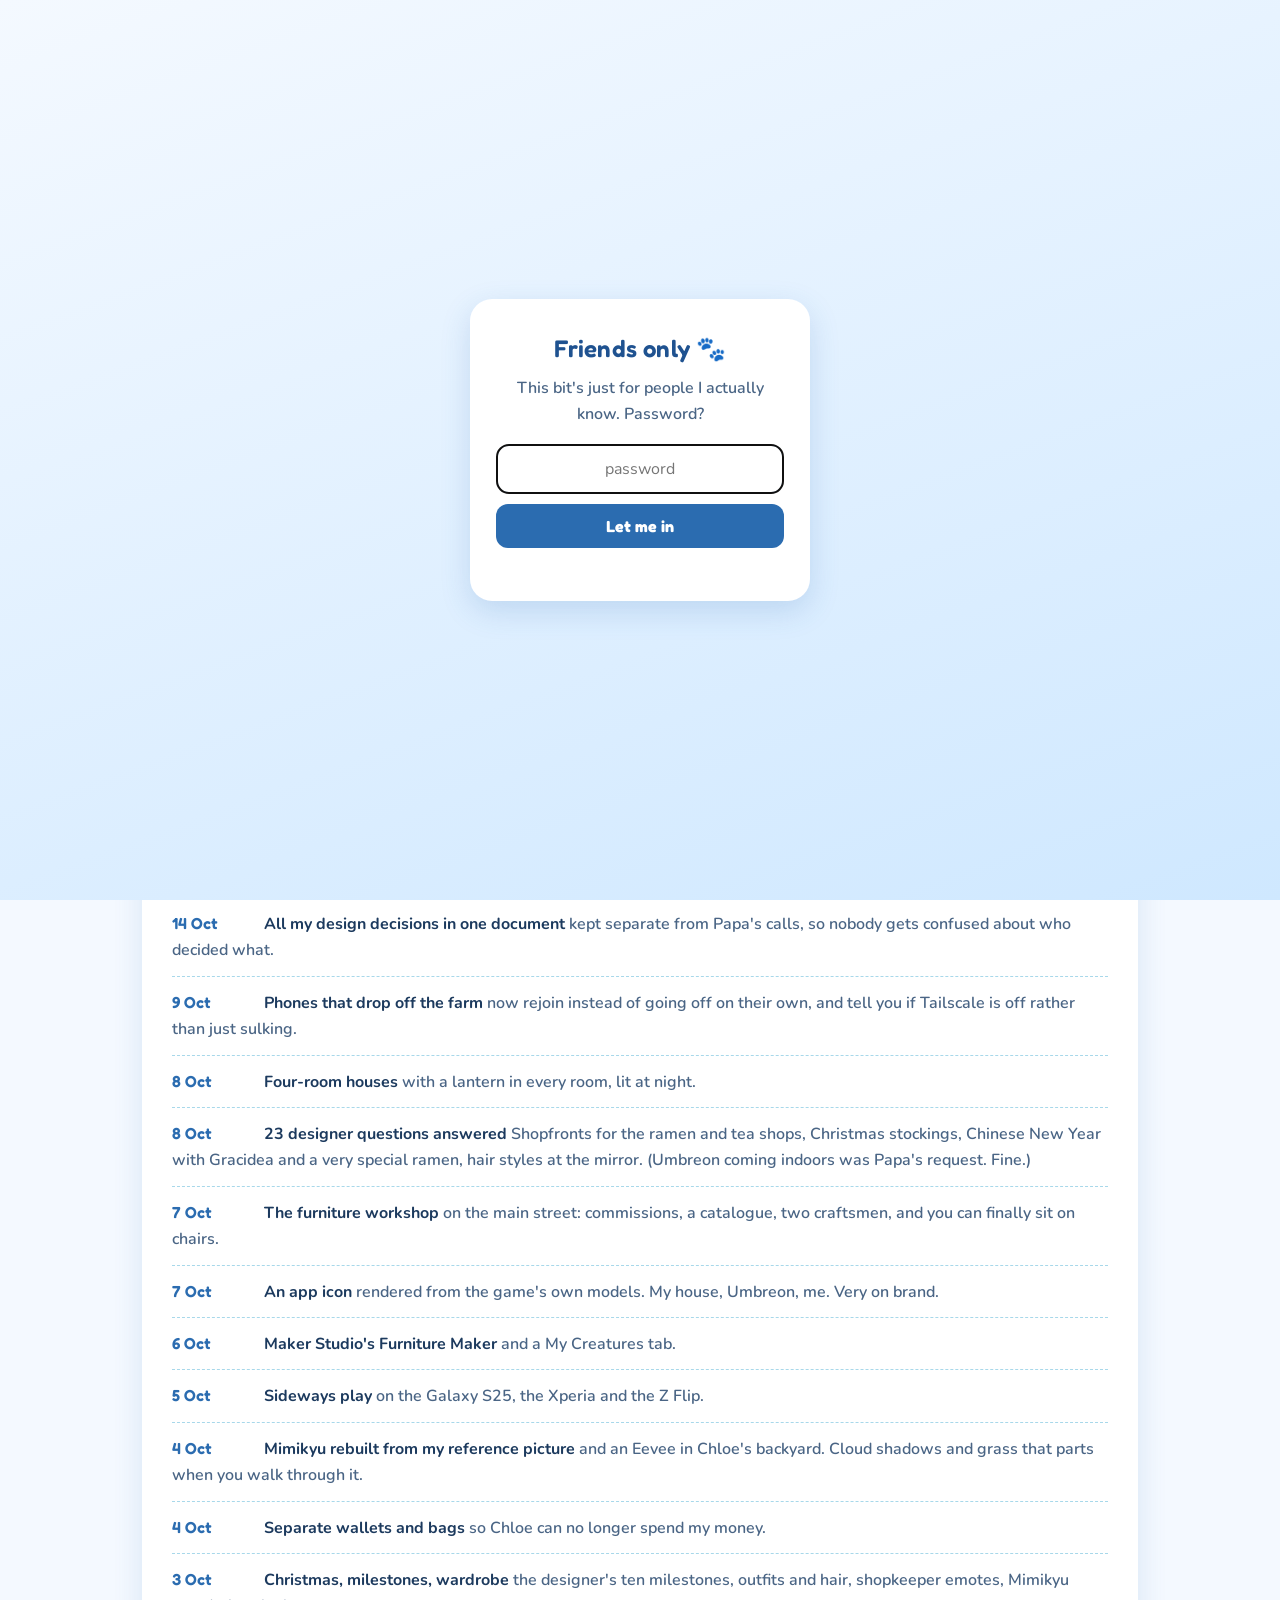
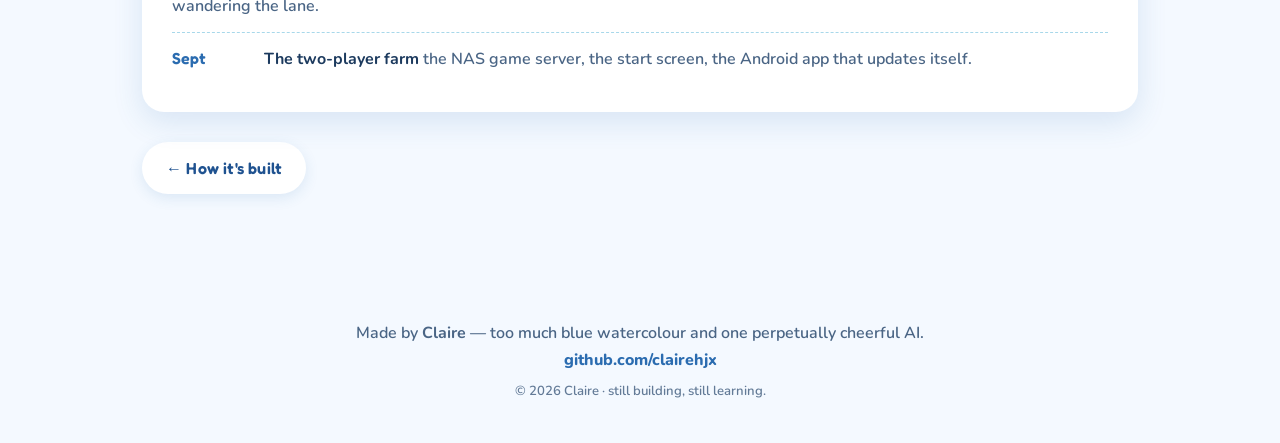
<file: ccfarm-updates.html>
<!DOCTYPE html>
<html lang="en">
<head>
  <meta charset="UTF-8">
  <meta name="viewport" content="width=device-width, initial-scale=1.0">
  <!-- Friends-only soft password gate (runs before paint) -->
  <script src="gate.js"></script>
  <title>ccfarm updates · Claire</title>
  <meta name="description" content="What's changed in ccfarm, roughly by the day.">

  <link rel="preconnect" href="https://fonts.googleapis.com">
  <link rel="preconnect" href="https://fonts.gstatic.com" crossorigin>
  <link href="https://fonts.googleapis.com/css2?family=Fredoka:wght@500;600;700&family=Nunito:wght@600;700;800&display=swap" rel="stylesheet">

  <link rel="stylesheet" href="styles.css">
  <link rel="stylesheet" href="ccfarm.css">
  <link rel="icon" href="data:image/svg+xml,%3Csvg xmlns='http://www.w3.org/2000/svg' viewBox='0 0 32 32'%3E%3Ccircle cx='16' cy='16' r='13' fill='%234a90d9'/%3E%3Ccircle cx='11' cy='12' r='4' fill='%23cfe8ff'/%3E%3C/svg%3E">
</head>
<body>

  <!-- ============ NAV ============ -->
  <nav class="nav">
    <div class="wrap">
      <a class="brand" href="index.html#top"><span class="dot"></span>Claire</a>
      <div class="nav-links">
        <a href="index.html#ccfarm">← Back to my site</a>
      </div>
    </div>
  </nav>

  <!-- ============ HERO ============ -->
  <header class="hero wf-hero" id="top">
    <span class="blob b1"></span>
    <span class="blob b3"></span>
    <div class="wrap">
      <span class="eyebrow">ccfarm · updates</span>
      <h1>What's new</h1>
      <p class="tagline">The game changes almost every day, so here's the log. Newest first. Dates are 2026.</p>
      <div class="cc-tabs">
        <a href="ccfarm.html">Overview</a>
        <a href="ccfarm-world.html">The game</a>
        <a href="ccfarm-workshop.html">The workshop</a>
        <a href="ccfarm-workflow.html">How it's built</a>
        <a href="ccfarm-updates.html" aria-current="page">Updates</a>
      </div>
    </div>
  </header>

  <main>
    <section>
      <div class="wrap">

        <figure class="shot phone reveal"><img src="img/ccfarm/launcher-icon.png" alt="ccfarm's Android app icon" loading="lazy" onerror="this.closest('figure').remove()"><figcaption>The new app icon.</figcaption></figure>
        <div class="card reveal">
          <ul class="log">
            <li><time>2 Nov</time><strong>Idea Studio</strong> my own app for developing ideas with Claude, for ccfarm or for a whole new game. Yes, plural games.</li>
            <li><time>14 Oct</time><strong>All my design decisions in one document</strong> kept separate from Papa's calls, so nobody gets confused about who decided what.</li>
            <li><time>9 Oct</time><strong>Phones that drop off the farm</strong> now rejoin instead of going off on their own, and tell you if Tailscale is off rather than just sulking.</li>
            <li><time>8 Oct</time><strong>Four-room houses</strong> with a lantern in every room, lit at night.</li>
            <li><time>8 Oct</time><strong>23 designer questions answered</strong> Shopfronts for the ramen and tea shops, Christmas stockings, Chinese New Year with Gracidea and a very special ramen, hair styles at the mirror. (Umbreon coming indoors was Papa's request. Fine.)</li>
            <li><time>7 Oct</time><strong>The furniture workshop</strong> on the main street: commissions, a catalogue, two craftsmen, and you can finally sit on chairs.</li>
            <li><time>7 Oct</time><strong>An app icon</strong> rendered from the game's own models. My house, Umbreon, me. Very on brand.</li>
            <li><time>6 Oct</time><strong>Maker Studio's Furniture Maker</strong> and a My Creatures tab.</li>
            <li><time>5 Oct</time><strong>Sideways play</strong> on the Galaxy S25, the Xperia and the Z Flip.</li>
            <li><time>4 Oct</time><strong>Mimikyu rebuilt from my reference picture</strong> and an Eevee in Chloe's backyard. Cloud shadows and grass that parts when you walk through it.</li>
            <li><time>4 Oct</time><strong>Separate wallets and bags</strong> so Chloe can no longer spend my money.</li>
            <li><time>3 Oct</time><strong>Christmas, milestones, wardrobe</strong> the designer's ten milestones, outfits and hair, shopkeeper emotes, Mimikyu wandering the lane.</li>
            <li><time>Sept</time><strong>The two-player farm</strong> the NAS game server, the start screen, the Android app that updates itself.</li>
          </ul>
        </div>
        <div class="next-page"><a class="btn btn-ghost" href="ccfarm-workflow.html">← How it's built</a></div>
      </div>
    </section>
  </main>

  <!-- ============ FOOTER ============ -->
  <footer class="footer">
    <div class="wrap">
      <p>Made by <strong>Claire</strong> — too much blue watercolour and one perpetually cheerful AI.</p>
      <p><a href="https://github.com/clairehjx" target="_blank" rel="noopener">github.com/clairehjx</a></p>
      <p class="small">© <span id="year"></span> Claire · still building, still learning.</p>
    </div>
  </footer>

  <script src="script.js"></script>
</body>
</html>
</file>
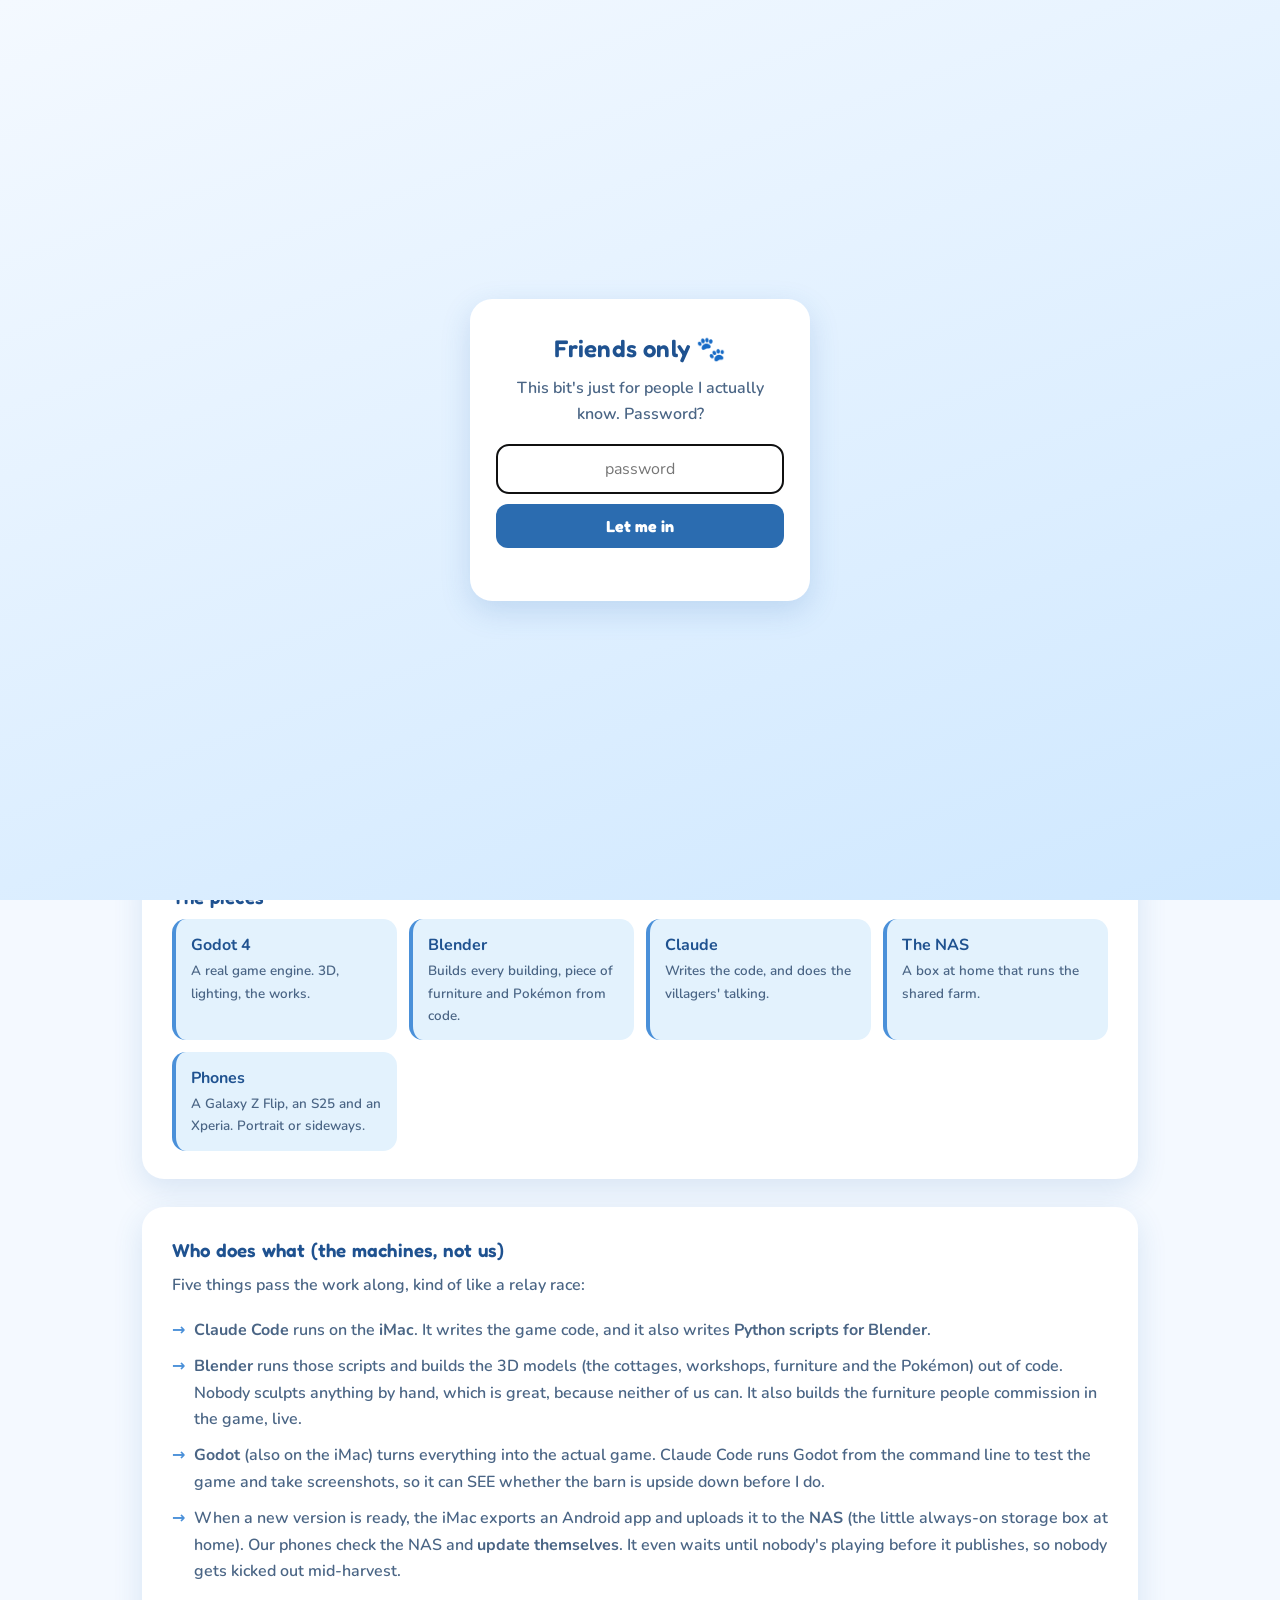
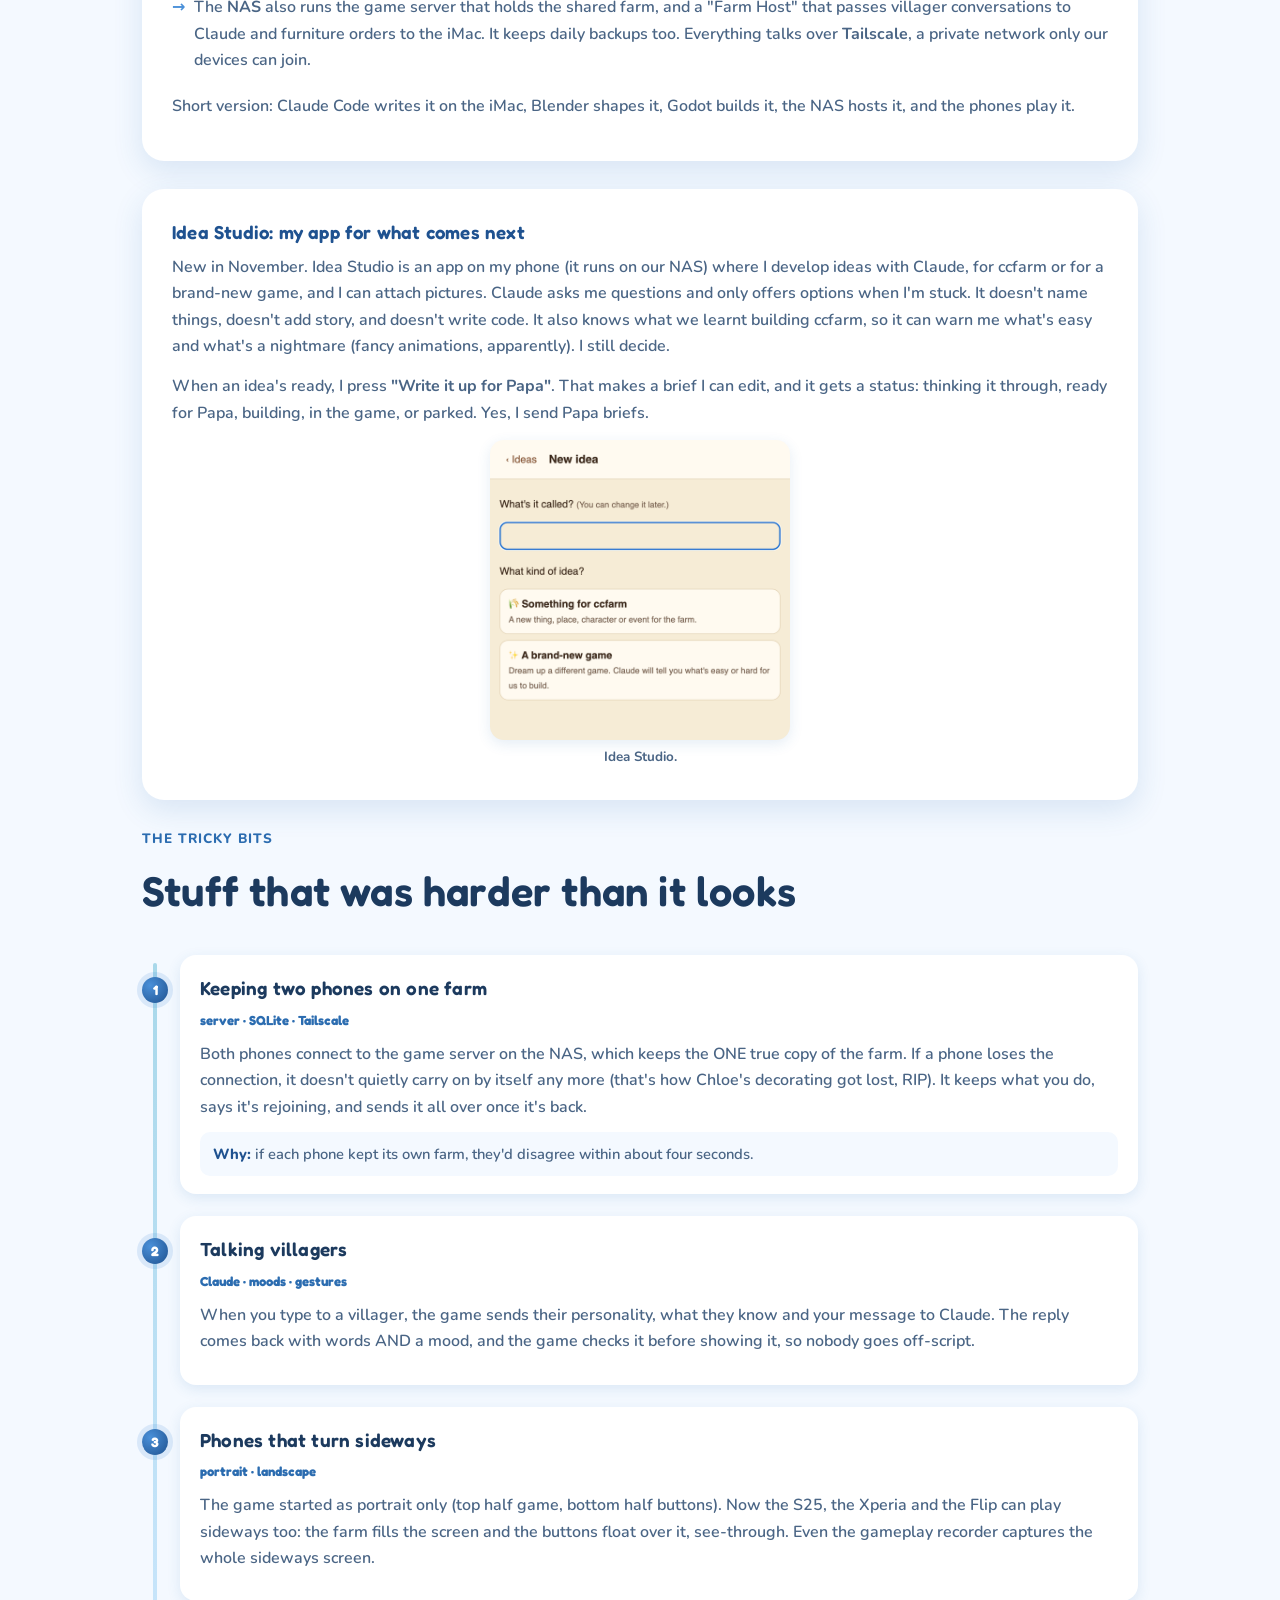
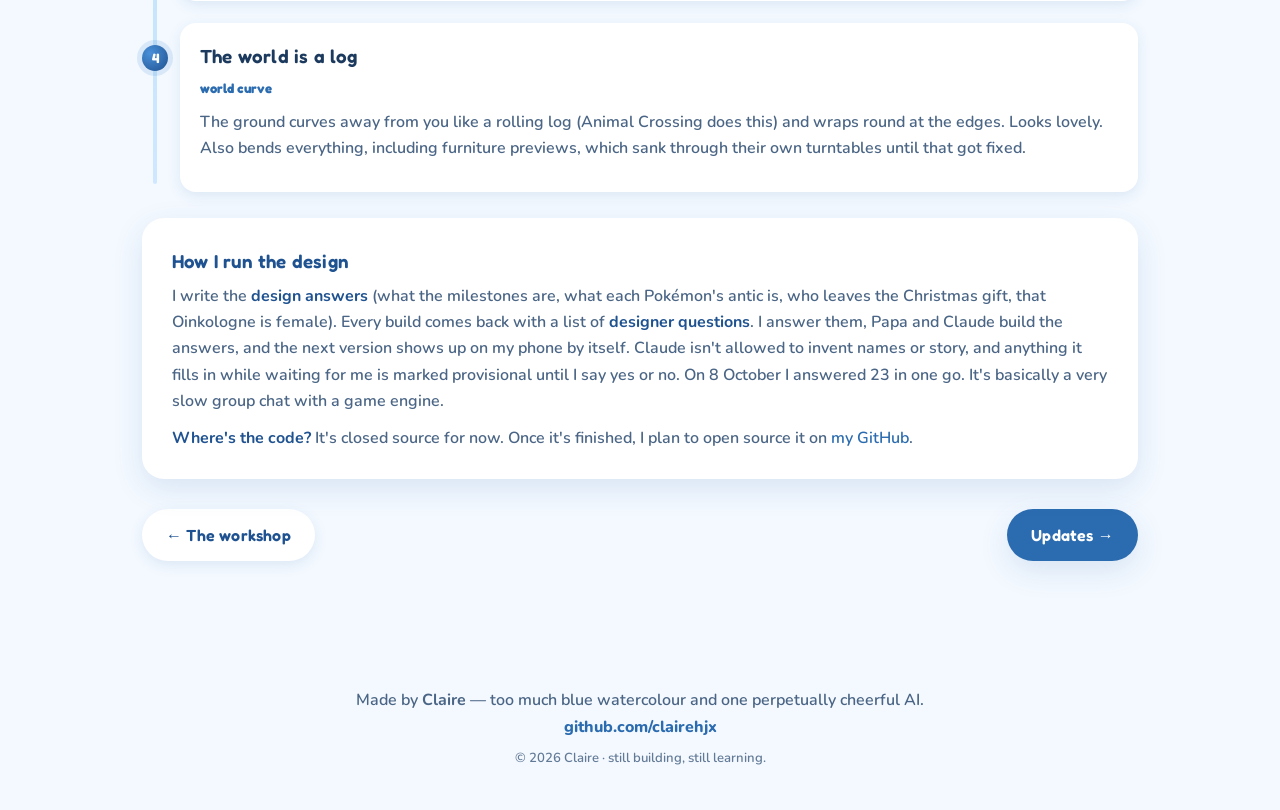
<file: ccfarm-workflow.html>
<!DOCTYPE html>
<html lang="en">
<head>
  <meta charset="UTF-8">
  <meta name="viewport" content="width=device-width, initial-scale=1.0">
  <!-- Friends-only soft password gate (runs before paint) -->
  <script src="gate.js"></script>
  <title>How ccfarm works · Claire</title>
  <meta name="description" content="Behind the scenes of ccfarm: brainstorming in ChatGPT, building with Claude Code, and how Godot, Blender, the iMac, the NAS and the phones fit together.">

  <link rel="preconnect" href="https://fonts.googleapis.com">
  <link rel="preconnect" href="https://fonts.gstatic.com" crossorigin>
  <link href="https://fonts.googleapis.com/css2?family=Fredoka:wght@500;600;700&family=Nunito:wght@600;700;800&display=swap" rel="stylesheet">

  <link rel="stylesheet" href="styles.css">
  <link rel="stylesheet" href="ccfarm.css">
  <link rel="icon" href="data:image/svg+xml,%3Csvg xmlns='http://www.w3.org/2000/svg' viewBox='0 0 32 32'%3E%3Ccircle cx='16' cy='16' r='13' fill='%234a90d9'/%3E%3Ccircle cx='11' cy='12' r='4' fill='%23cfe8ff'/%3E%3C/svg%3E">
</head>
<body>

  <!-- ============ NAV ============ -->
  <nav class="nav">
    <div class="wrap">
      <a class="brand" href="index.html#top"><span class="dot"></span>Claire</a>
      <div class="nav-links">
        <a href="index.html#ccfarm">← Back to my site</a>
      </div>
    </div>
  </nav>

  <!-- ============ HERO ============ -->
  <header class="hero wf-hero" id="top">
    <span class="blob b1"></span>
    <span class="blob b3"></span>
    <div class="wrap">
      <span class="eyebrow">ccfarm · how it's built</span>
      <h1>How ccfarm<br>works</h1>
      <p class="tagline">I design it. Papa builds what I design with a LOT of help from Claude, and then I send it back. It's a system.</p>
      <div class="cc-tabs">
        <a href="ccfarm.html">Overview</a>
        <a href="ccfarm-world.html">The game</a>
        <a href="ccfarm-workshop.html">The workshop</a>
        <a href="ccfarm-workflow.html" aria-current="page">How it's built</a>
        <a href="ccfarm-updates.html">Updates</a>
      </div>
    </div>
  </header>

  <main>
    <section>
      <div class="wrap">

        <div class="card wf-note reveal" style="margin-top:0;margin-bottom:28px;">
          <h3>How it started: ChatGPT first, then Claude Code</h3>
          <p>Before there was a single line of code, I spent ages in <strong>ChatGPT</strong> just brainstorming: what the farm is, which Pokémon live on it, who the shopkeepers are, and the whole story about Shaymin's Glade (the forgotten stones, the holidays as clues, the Chinese New Year ending). ChatGPT is good for that bit. You throw half-ideas at it and it throws more back.</p>
          <p>Once the ideas were properly written down as design docs, the project moved to <strong>Claude Code</strong>, which actually builds things: it writes the code, runs the tests, renders screenshots to check its own work, and keeps a running list of questions for me (the designer, obviously) to answer. ChatGPT was the notebook. Claude Code is the workshop.</p>
        </div>

        <div class="card legend reveal">
          <h3>The pieces</h3>
          <div class="legend-grid">
            <div class="legend-item"><strong>Godot 4</strong><small>A real game engine. 3D, lighting, the works.</small></div>
            <div class="legend-item"><strong>Blender</strong><small>Builds every building, piece of furniture and Pokémon from code.</small></div>
            <div class="legend-item"><strong>Claude</strong><small>Writes the code, and does the villagers' talking.</small></div>
            <div class="legend-item"><strong>The NAS</strong><small>A box at home that runs the shared farm.</small></div>
            <div class="legend-item"><strong>Phones</strong><small>A Galaxy Z Flip, an S25 and an Xperia. Portrait or sideways.</small></div>
          </div>
        </div>

        <div class="card legend reveal">
          <h3>Who does what (the machines, not us)</h3>
          <p>Five things pass the work along, kind of like a relay race:</p>
          <ul class="play-loop">
            <li><strong>Claude Code</strong> runs on the <strong>iMac</strong>. It writes the game code, and it also writes <strong>Python scripts for Blender</strong>.</li>
            <li><strong>Blender</strong> runs those scripts and builds the 3D models (the cottages, workshops, furniture and the Pokémon) out of code. Nobody sculpts anything by hand, which is great, because neither of us can. It also builds the furniture people commission in the game, live.</li>
            <li><strong>Godot</strong> (also on the iMac) turns everything into the actual game. Claude Code runs Godot from the command line to test the game and take screenshots, so it can SEE whether the barn is upside down before I do.</li>
            <li>When a new version is ready, the iMac exports an Android app and uploads it to the <strong>NAS</strong> (the little always-on storage box at home). Our phones check the NAS and <strong>update themselves</strong>. It even waits until nobody's playing before it publishes, so nobody gets kicked out mid-harvest.</li>
            <li>The <strong>NAS</strong> also runs the game server that holds the shared farm, and a "Farm Host" that passes villager conversations to Claude and furniture orders to the iMac. It keeps daily backups too. Everything talks over <strong>Tailscale</strong>, a private network only our devices can join.</li>
          </ul>
          <p>Short version: Claude Code writes it on the iMac, Blender shapes it, Godot builds it, the NAS hosts it, and the phones play it.</p>
        </div>

        <div class="card legend reveal">
          <h3>Idea Studio: my app for what comes next</h3>
          <p>New in November. Idea Studio is an app on my phone (it runs on our NAS) where I develop ideas with Claude, for ccfarm or for a brand-new game, and I can attach pictures. Claude asks me questions and only offers options when I'm stuck. It doesn't name things, doesn't add story, and doesn't write code. It also knows what we learnt building ccfarm, so it can warn me what's easy and what's a nightmare (fancy animations, apparently). I still decide.</p>
          <p>When an idea's ready, I press <strong>"Write it up for Papa"</strong>. That makes a brief I can edit, and it gets a status: thinking it through, ready for Papa, building, in the game, or parked. Yes, I send Papa briefs.</p>
          <figure class="shot phone reveal"><img src="img/ccfarm/idea-studio.png" alt="The Idea Studio app on a phone" loading="lazy" onerror="this.closest('figure').remove()"><figcaption>Idea Studio.</figcaption></figure>
        </div>

        <div class="section-head reveal">
          <span class="kicker">The tricky bits</span>
          <h2>Stuff that was harder than it looks</h2>
        </div>

        <div class="wf-steps">
          <div class="wf-step reveal"><span class="num">1</span><div class="wf-card">
            <h3>Keeping two phones on one farm</h3>
            <span class="wf-file">server · SQLite · Tailscale</span>
            <p class="wf-what">Both phones connect to the game server on the NAS, which keeps the ONE true copy of the farm. If a phone loses the connection, it doesn't quietly carry on by itself any more (that's how Chloe's decorating got lost, RIP). It keeps what you do, says it's rejoining, and sends it all over once it's back.</p>
            
            <div class="why"><b>Why:</b> if each phone kept its own farm, they'd disagree within about four seconds.</div>
          </div></div>

          <div class="wf-step reveal"><span class="num">2</span><div class="wf-card">
            <h3>Talking villagers</h3>
            <span class="wf-file">Claude · moods · gestures</span>
            <p class="wf-what">When you type to a villager, the game sends their personality, what they know and your message to Claude. The reply comes back with words AND a mood, and the game checks it before showing it, so nobody goes off-script.</p>
            
            
          </div></div>

          <div class="wf-step reveal"><span class="num">3</span><div class="wf-card">
            <h3>Phones that turn sideways</h3>
            <span class="wf-file">portrait · landscape</span>
            <p class="wf-what">The game started as portrait only (top half game, bottom half buttons). Now the S25, the Xperia and the Flip can play sideways too: the farm fills the screen and the buttons float over it, see-through. Even the gameplay recorder captures the whole sideways screen.</p>
            <figure class="clip  reveal"><video src="img/ccfarm/gameplay-night.mp4" autoplay muted loop playsinline preload="metadata" onerror="this.closest('figure').remove()"></video><figcaption>Dusk into night: the street lamps and lanterns come on.</figcaption></figure>
            
          </div></div>

          <div class="wf-step reveal"><span class="num">4</span><div class="wf-card">
            <h3>The world is a log</h3>
            <span class="wf-file">world curve</span>
            <p class="wf-what">The ground curves away from you like a rolling log (Animal Crossing does this) and wraps round at the edges. Looks lovely. Also bends everything, including furniture previews, which sank through their own turntables until that got fixed.</p>
            
            
          </div></div>
        </div>

        <div class="card wf-note reveal">
          <h3>How I run the design</h3>
          <p>I write the <strong>design answers</strong> (what the milestones are, what each Pokémon's antic is, who leaves the Christmas gift, that Oinkologne is female). Every build comes back with a list of <strong>designer questions</strong>. I answer them, Papa and Claude build the answers, and the next version shows up on my phone by itself. Claude isn't allowed to invent names or story, and anything it fills in while waiting for me is marked provisional until I say yes or no. On 8 October I answered 23 in one go. It's basically a very slow group chat with a game engine.</p>
          <p><strong>Where's the code?</strong> It's closed source for now. Once it's finished, I plan to open source it on <a href="https://github.com/clairehjx" target="_blank" rel="noopener">my GitHub</a>.</p>
        </div>
        <div class="next-page"><a class="btn btn-ghost" href="ccfarm-workshop.html">← The workshop</a><a class="btn btn-primary" href="ccfarm-updates.html">Updates →</a></div>
      </div>
    </section>
  </main>

  <!-- ============ FOOTER ============ -->
  <footer class="footer">
    <div class="wrap">
      <p>Made by <strong>Claire</strong> — too much blue watercolour and one perpetually cheerful AI.</p>
      <p><a href="https://github.com/clairehjx" target="_blank" rel="noopener">github.com/clairehjx</a></p>
      <p class="small">© <span id="year"></span> Claire · still building, still learning.</p>
    </div>
  </footer>

  <script src="script.js"></script>
</body>
</html>
</file>
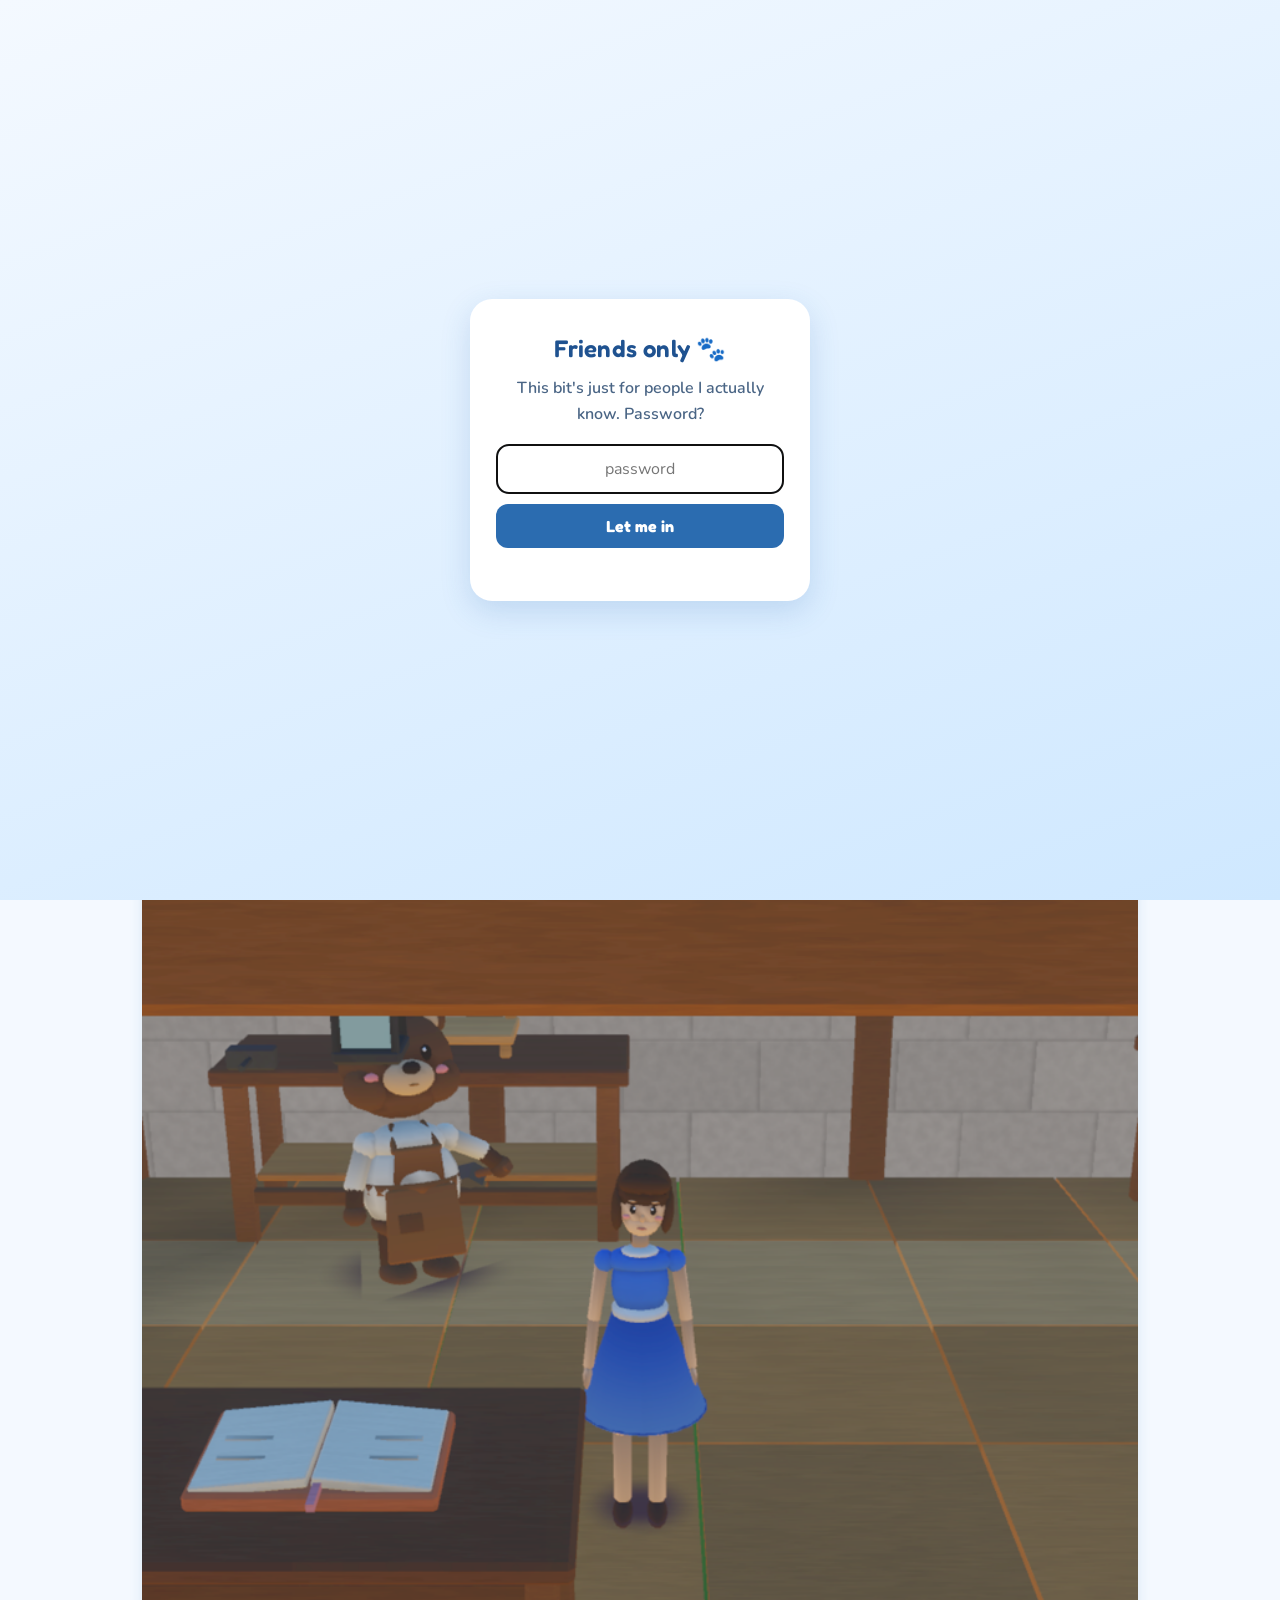
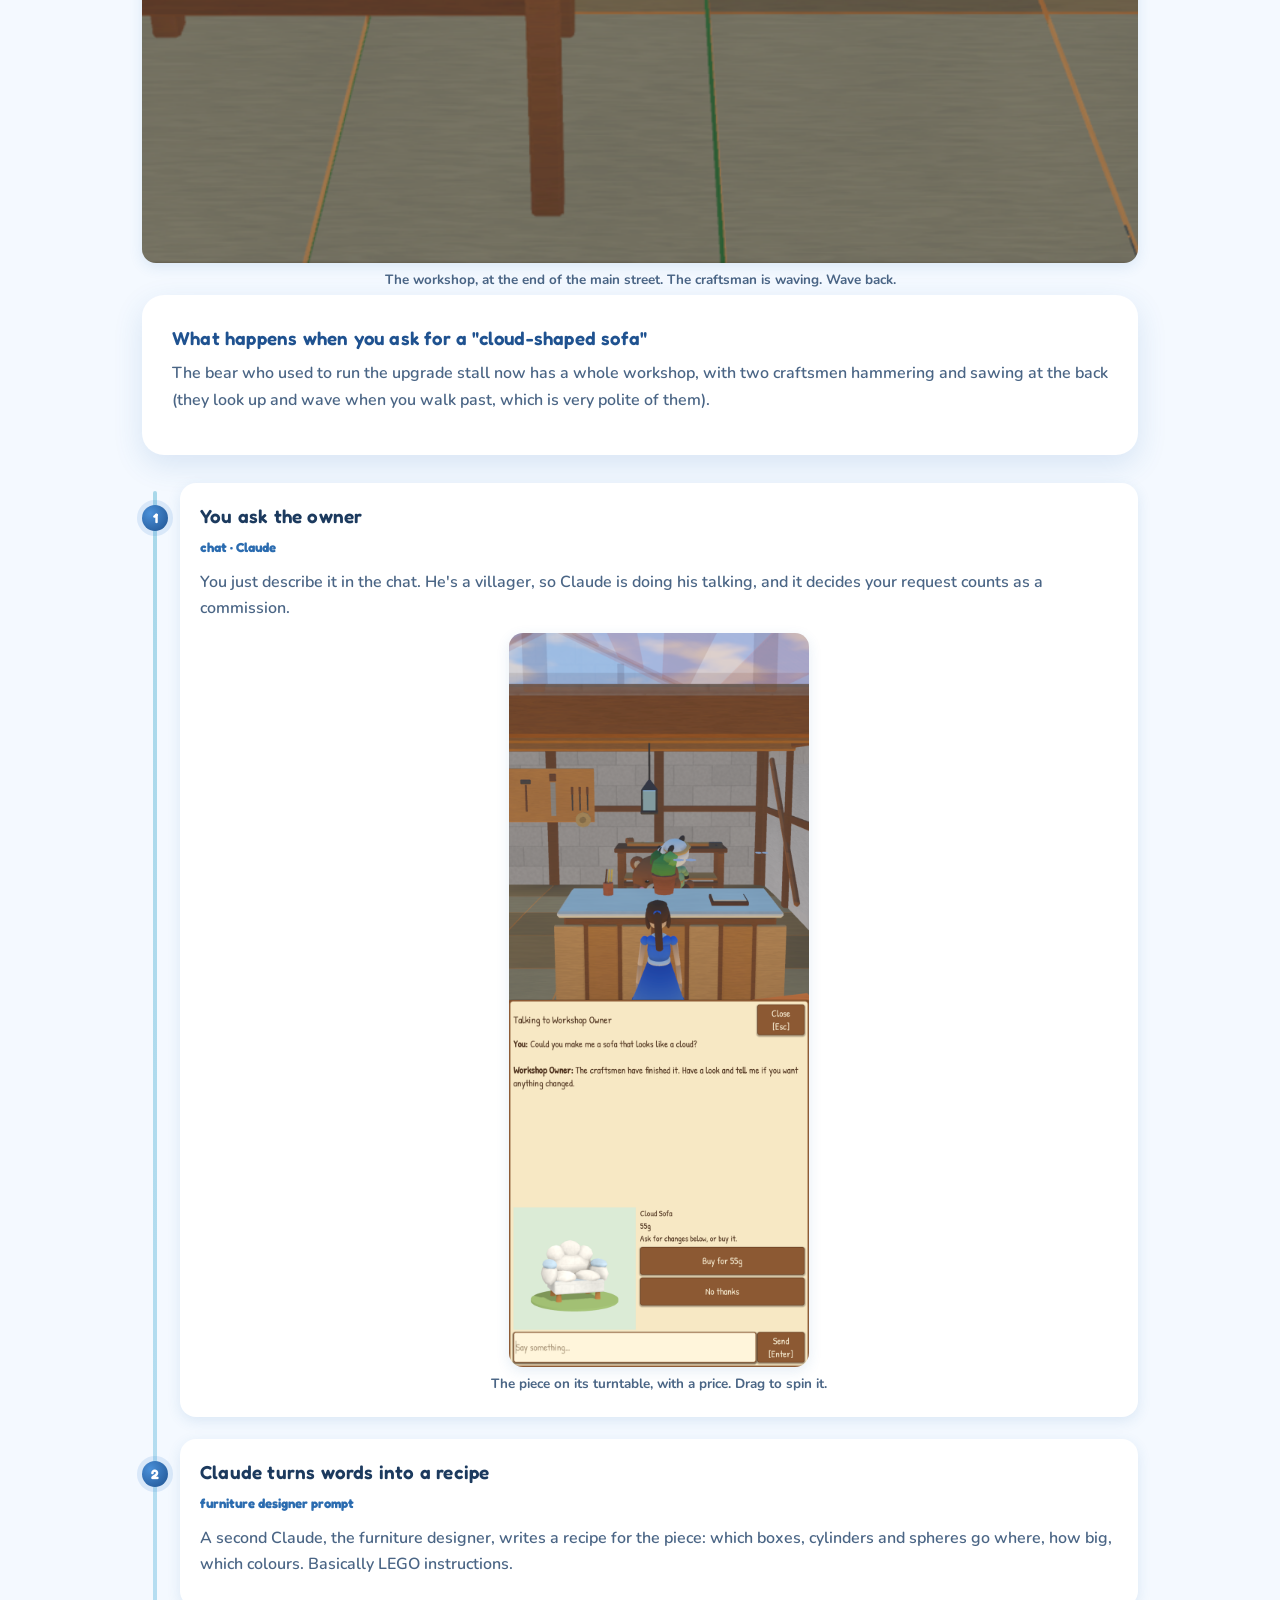
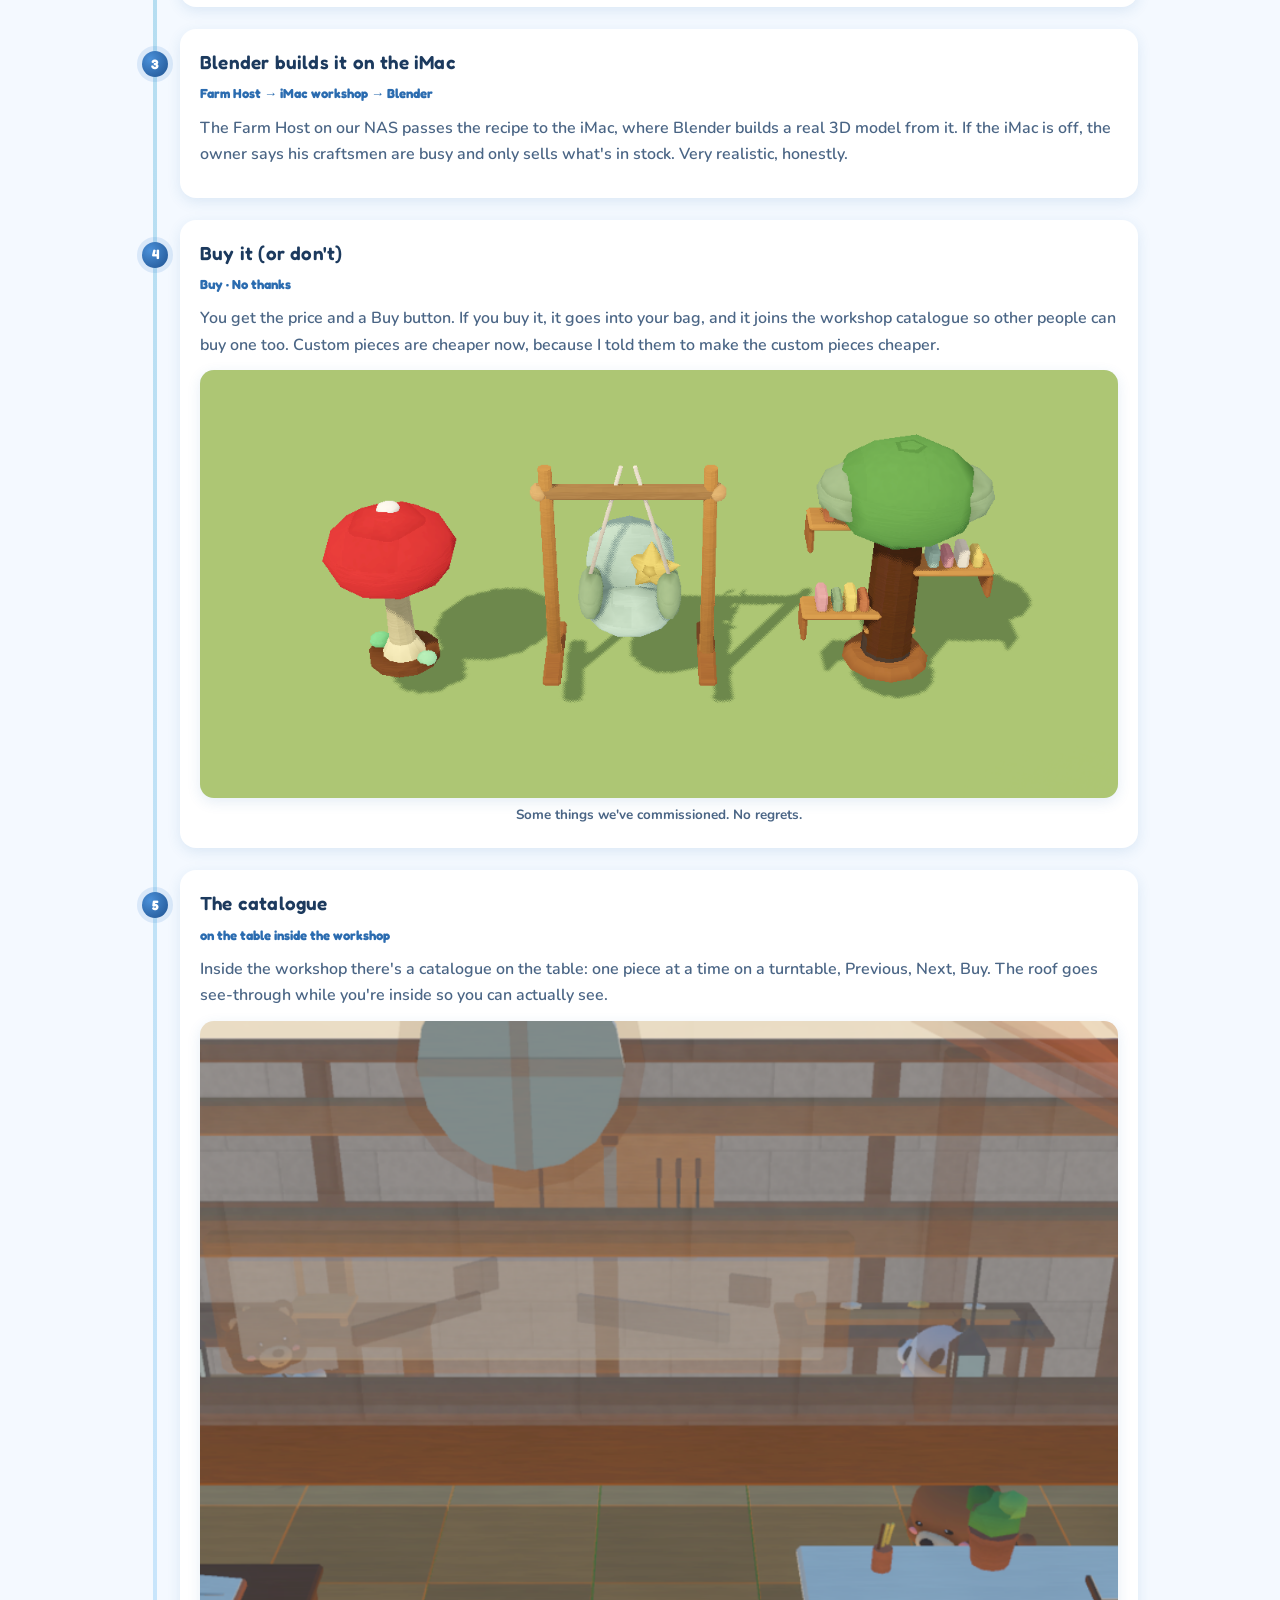
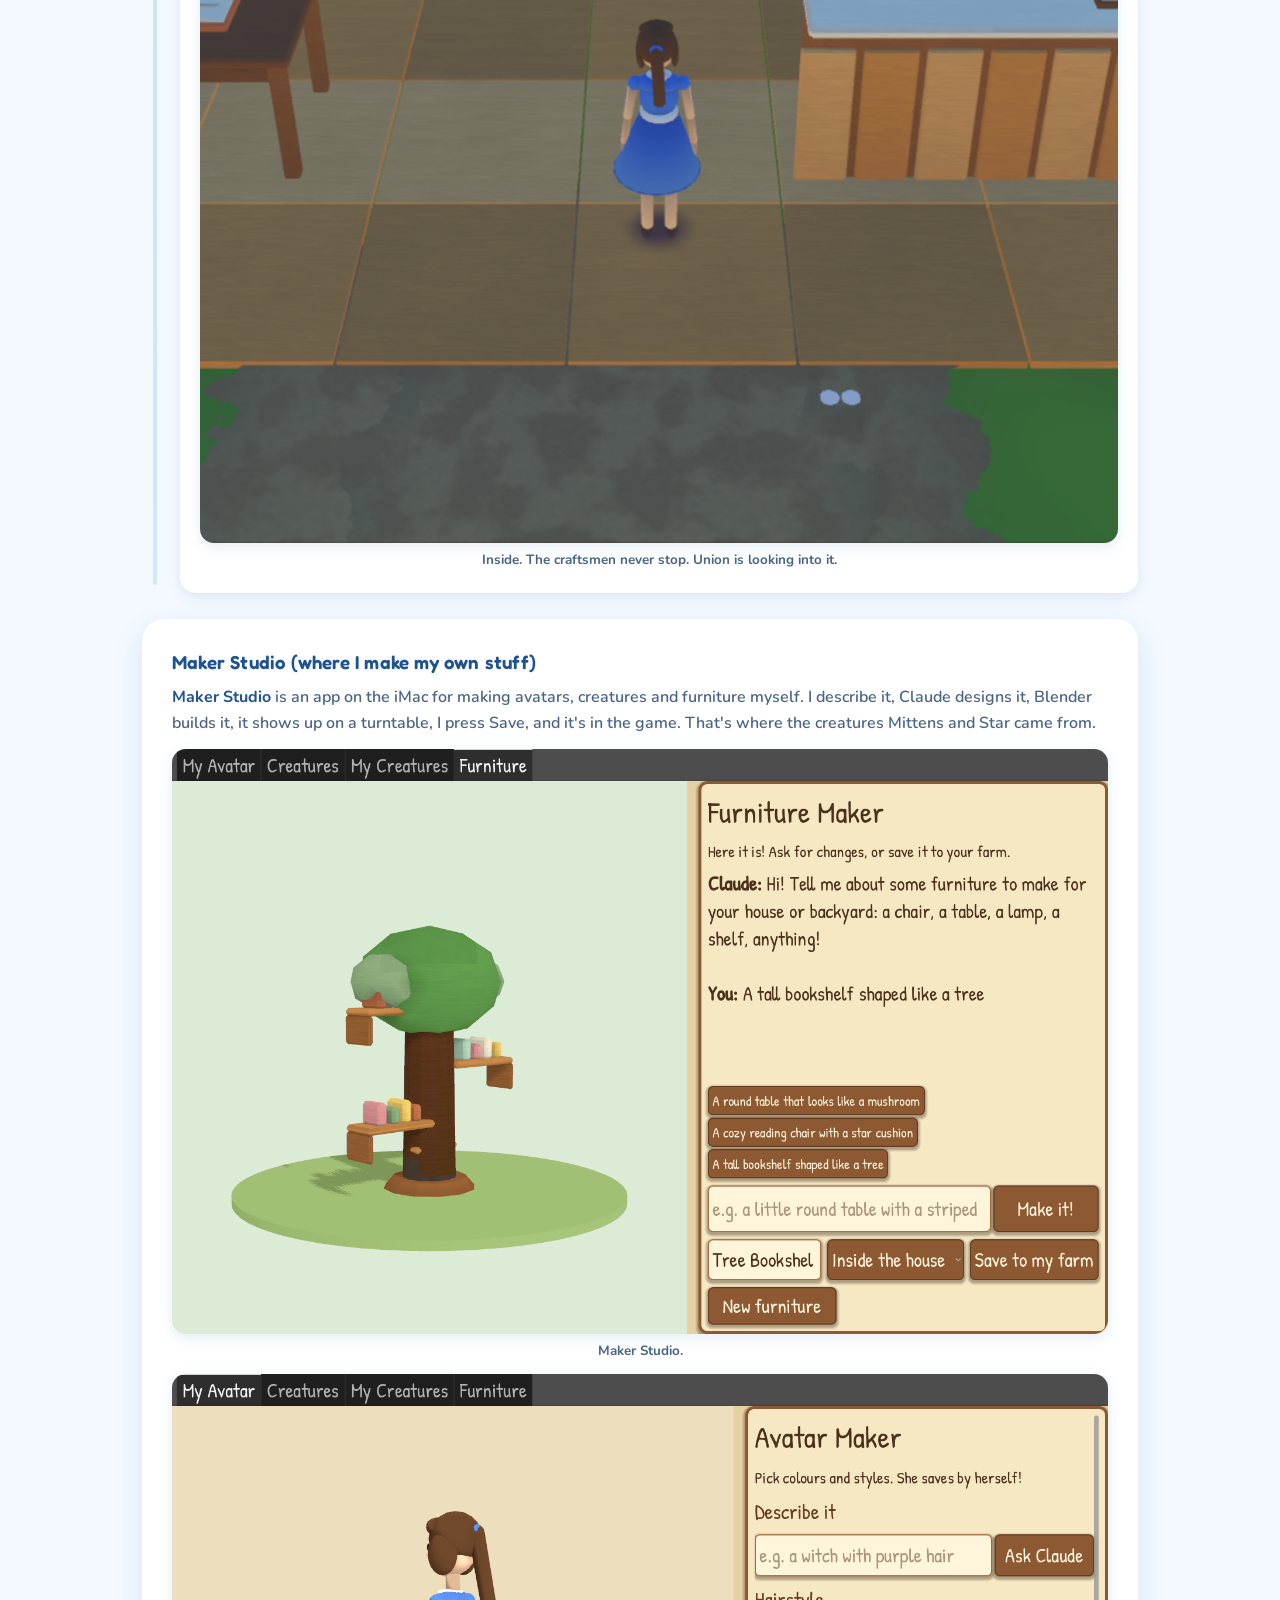
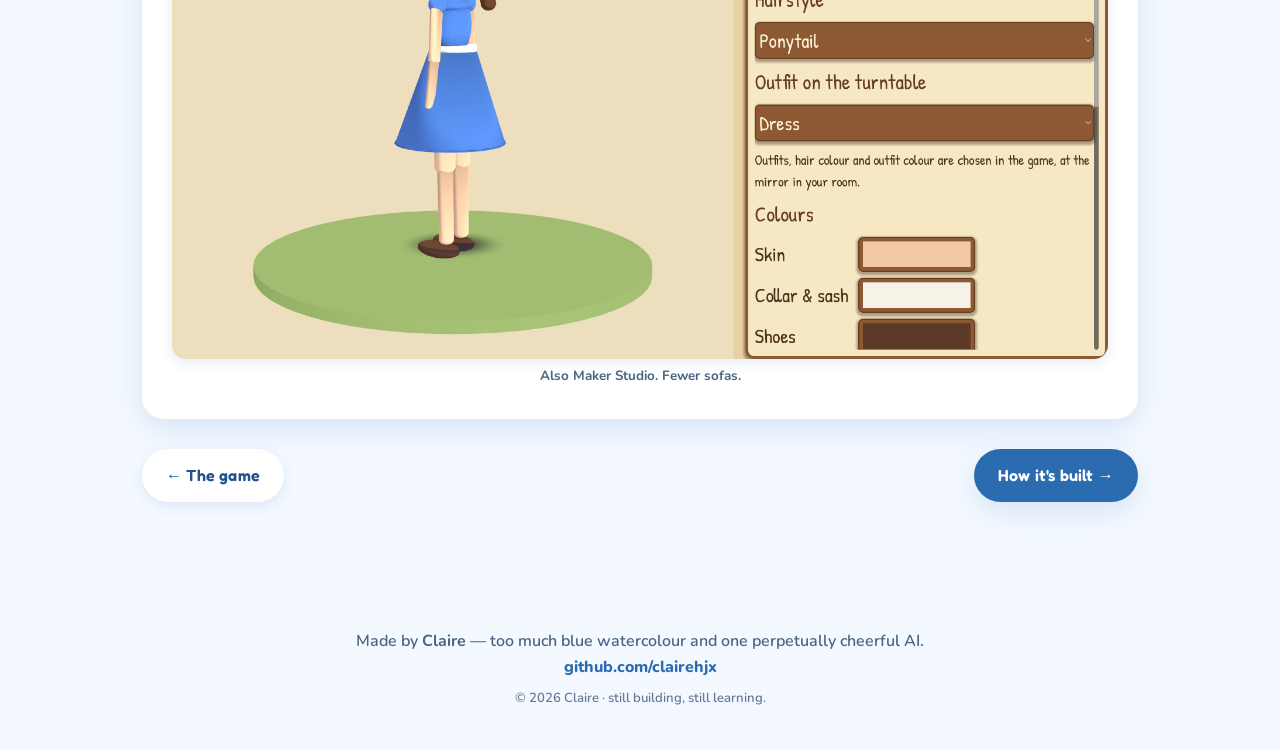
<file: ccfarm-workshop.html>
<!DOCTYPE html>
<html lang="en">
<head>
  <meta charset="UTF-8">
  <meta name="viewport" content="width=device-width, initial-scale=1.0">
  <!-- Friends-only soft password gate (runs before paint) -->
  <script src="gate.js"></script>
  <title>ccfarm: the workshop · Claire</title>
  <meta name="description" content="How ccfarm's furniture workshop works: describe a piece to the shop owner, Claude designs it, Blender builds it, and it goes in the catalogue.">

  <link rel="preconnect" href="https://fonts.googleapis.com">
  <link rel="preconnect" href="https://fonts.gstatic.com" crossorigin>
  <link href="https://fonts.googleapis.com/css2?family=Fredoka:wght@500;600;700&family=Nunito:wght@600;700;800&display=swap" rel="stylesheet">

  <link rel="stylesheet" href="styles.css">
  <link rel="stylesheet" href="ccfarm.css">
  <link rel="icon" href="data:image/svg+xml,%3Csvg xmlns='http://www.w3.org/2000/svg' viewBox='0 0 32 32'%3E%3Ccircle cx='16' cy='16' r='13' fill='%234a90d9'/%3E%3Ccircle cx='11' cy='12' r='4' fill='%23cfe8ff'/%3E%3C/svg%3E">
</head>
<body>

  <!-- ============ NAV ============ -->
  <nav class="nav">
    <div class="wrap">
      <a class="brand" href="index.html#top"><span class="dot"></span>Claire</a>
      <div class="nav-links">
        <a href="index.html#ccfarm">← Back to my site</a>
      </div>
    </div>
  </nav>

  <!-- ============ HERO ============ -->
  <header class="hero wf-hero" id="top">
    <span class="blob b1"></span>
    <span class="blob b3"></span>
    <div class="wrap">
      <span class="eyebrow">ccfarm · the workshop</span>
      <h1>Describe it.<br>They'll build it.</h1>
      <p class="tagline">Papa's idea, and I'm allowing it. Tell the workshop owner what furniture you want, in normal words, and a few seconds later there's an actual 3D piece of it spinning on a turntable. It still feels slightly illegal.</p>
      <div class="cc-tabs">
        <a href="ccfarm.html">Overview</a>
        <a href="ccfarm-world.html">The game</a>
        <a href="ccfarm-workshop.html" aria-current="page">The workshop</a>
        <a href="ccfarm-workflow.html">How it's built</a>
        <a href="ccfarm-updates.html">Updates</a>
      </div>
    </div>
  </header>

  <main>
    <section>
      <div class="wrap">

        <figure class="shot  reveal"><img src="img/ccfarm/furniture-workshop.png" alt="The furniture workshop on the main street" loading="lazy" onerror="this.closest('figure').remove()"><figcaption>The workshop, at the end of the main street. The craftsman is waving. Wave back.</figcaption></figure>

        <div class="card legend reveal">
          <h3>What happens when you ask for a "cloud-shaped sofa"</h3>
          <p>The bear who used to run the upgrade stall now has a whole workshop, with two craftsmen hammering and sawing at the back (they look up and wave when you walk past, which is very polite of them).</p>
        </div>

        <div class="wf-steps">
          <div class="wf-step reveal"><span class="num">1</span><div class="wf-card">
            <h3>You ask the owner</h3>
            <span class="wf-file">chat · Claude</span>
            <p class="wf-what">You just describe it in the chat. He's a villager, so Claude is doing his talking, and it decides your request counts as a commission.</p>
            <figure class="shot phone reveal"><img src="img/ccfarm/commission-chat.png" alt="The workshop owner's chat with a commissioned piece on a turntable" loading="lazy" onerror="this.closest('figure').remove()"><figcaption>The piece on its turntable, with a price. Drag to spin it.</figcaption></figure>
            
          </div></div>

          <div class="wf-step reveal"><span class="num">2</span><div class="wf-card">
            <h3>Claude turns words into a recipe</h3>
            <span class="wf-file">furniture designer prompt</span>
            <p class="wf-what">A second Claude, the furniture designer, writes a recipe for the piece: which boxes, cylinders and spheres go where, how big, which colours. Basically LEGO instructions.</p>
            
            
          </div></div>

          <div class="wf-step reveal"><span class="num">3</span><div class="wf-card">
            <h3>Blender builds it on the iMac</h3>
            <span class="wf-file">Farm Host → iMac workshop → Blender</span>
            <p class="wf-what">The Farm Host on our NAS passes the recipe to the iMac, where Blender builds a real 3D model from it. If the iMac is off, the owner says his craftsmen are busy and only sells what's in stock. Very realistic, honestly.</p>
            
            
          </div></div>

          <div class="wf-step reveal"><span class="num">4</span><div class="wf-card">
            <h3>Buy it (or don't)</h3>
            <span class="wf-file">Buy · No thanks</span>
            <p class="wf-what">You get the price and a Buy button. If you buy it, it goes into your bag, and it joins the workshop catalogue so other people can buy one too. Custom pieces are cheaper now, because I told them to make the custom pieces cheaper.</p>
            <figure class="shot  reveal"><img src="img/ccfarm/commissioned-pieces.png" alt="A lineup of commissioned furniture pieces" loading="lazy" onerror="this.closest('figure').remove()"><figcaption>Some things we've commissioned. No regrets.</figcaption></figure>
            
          </div></div>

          <div class="wf-step reveal"><span class="num">5</span><div class="wf-card">
            <h3>The catalogue</h3>
            <span class="wf-file">on the table inside the workshop</span>
            <p class="wf-what">Inside the workshop there's a catalogue on the table: one piece at a time on a turntable, Previous, Next, Buy. The roof goes see-through while you're inside so you can actually see.</p>
            <figure class="shot  reveal"><img src="img/ccfarm/workshop-inside.png" alt="Inside the workshop with the catalogue and the craftsmen" loading="lazy" onerror="this.closest('figure').remove()"><figcaption>Inside. The craftsmen never stop. Union is looking into it.</figcaption></figure>
            
          </div></div>
        </div>

        <div class="card wf-note reveal">
          <h3>Maker Studio (where I make my own stuff)</h3>
          <p><strong>Maker Studio</strong> is an app on the iMac for making avatars, creatures and furniture myself. I describe it, Claude designs it, Blender builds it, it shows up on a turntable, I press Save, and it's in the game. That's where the creatures Mittens and Star came from.</p>
          <figure class="shot  reveal"><img src="img/ccfarm/maker-studio.png" alt="Maker Studio's Furniture Maker" loading="lazy" onerror="this.closest('figure').remove()"><figcaption>Maker Studio.</figcaption></figure>
          <figure class="shot  reveal"><img src="img/ccfarm/maker-avatar.png" alt="Maker Studio's avatar or creature tab" loading="lazy" onerror="this.closest('figure').remove()"><figcaption>Also Maker Studio. Fewer sofas.</figcaption></figure>
        </div>
        <div class="next-page"><a class="btn btn-ghost" href="ccfarm-world.html">← The game</a><a class="btn btn-primary" href="ccfarm-workflow.html">How it's built →</a></div>
      </div>
    </section>
  </main>

  <!-- ============ FOOTER ============ -->
  <footer class="footer">
    <div class="wrap">
      <p>Made by <strong>Claire</strong> — too much blue watercolour and one perpetually cheerful AI.</p>
      <p><a href="https://github.com/clairehjx" target="_blank" rel="noopener">github.com/clairehjx</a></p>
      <p class="small">© <span id="year"></span> Claire · still building, still learning.</p>
    </div>
  </footer>

  <script src="script.js"></script>
</body>
</html>
</file>
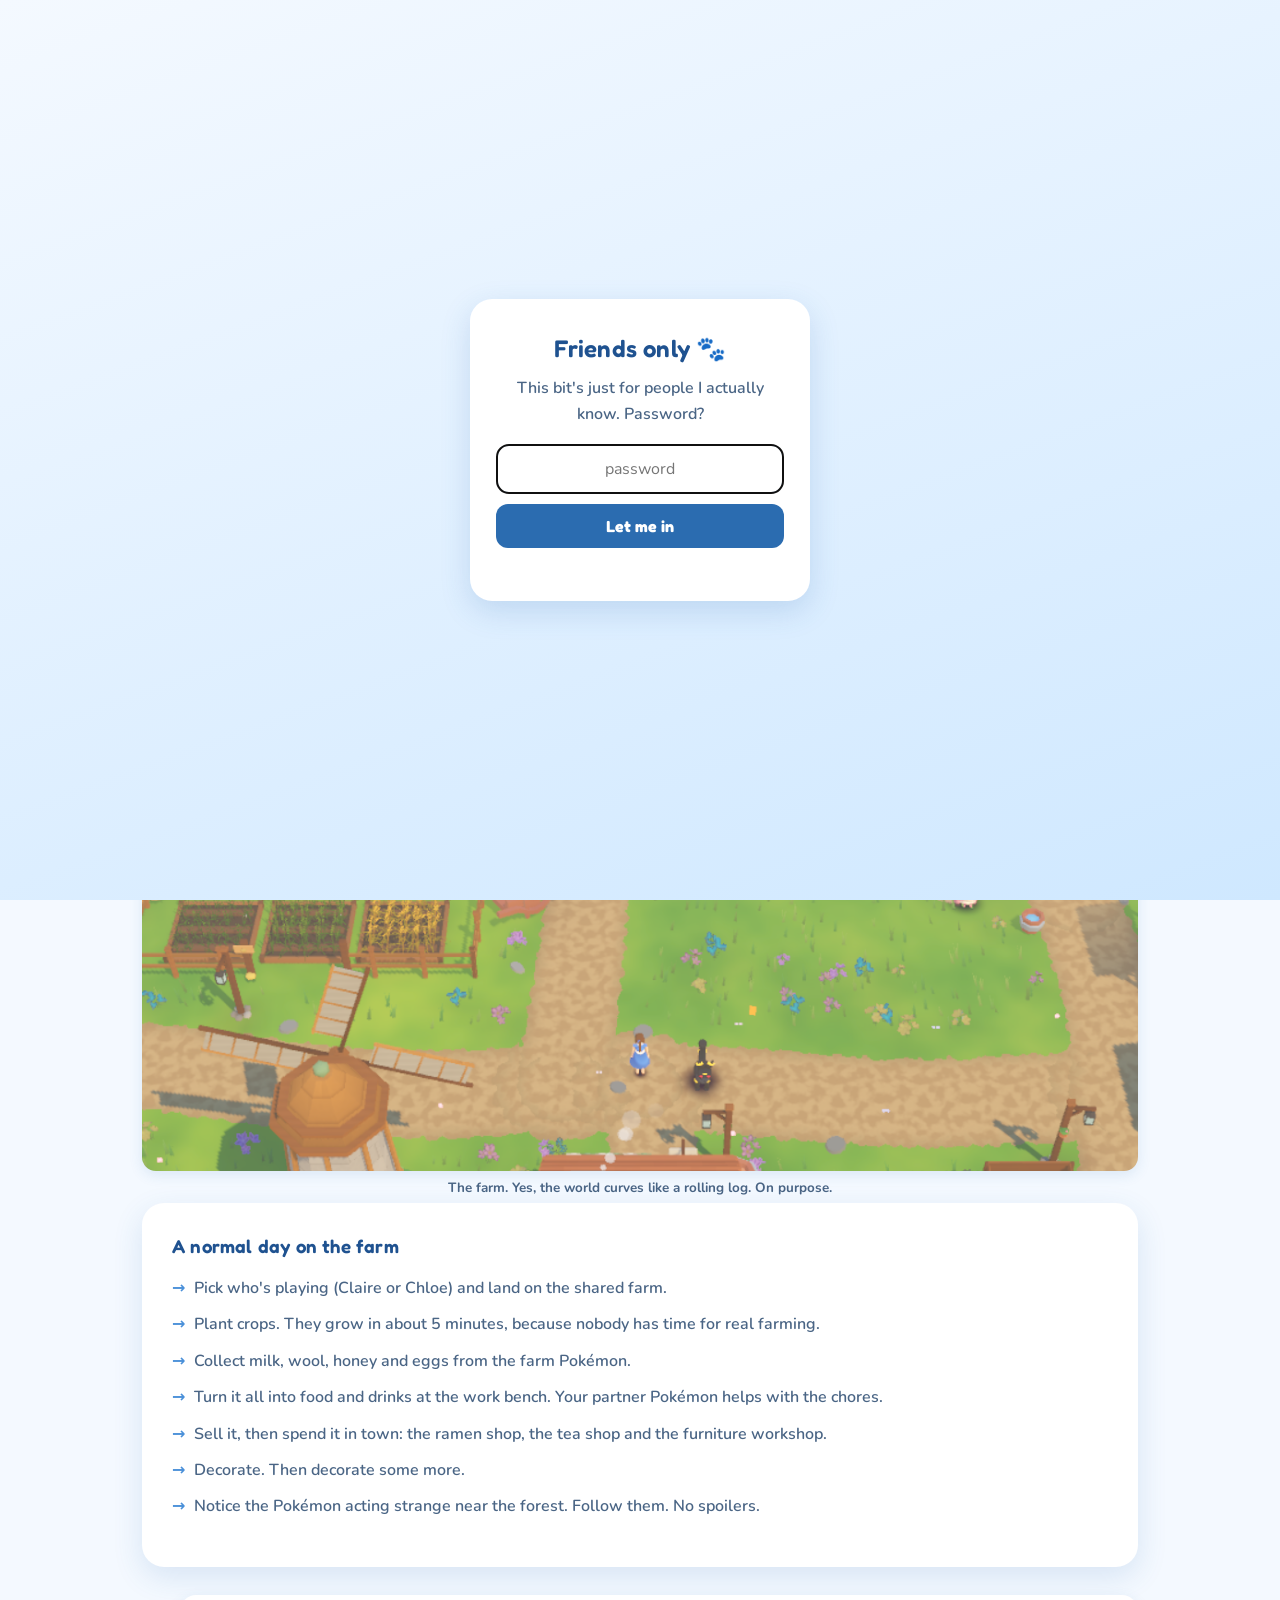
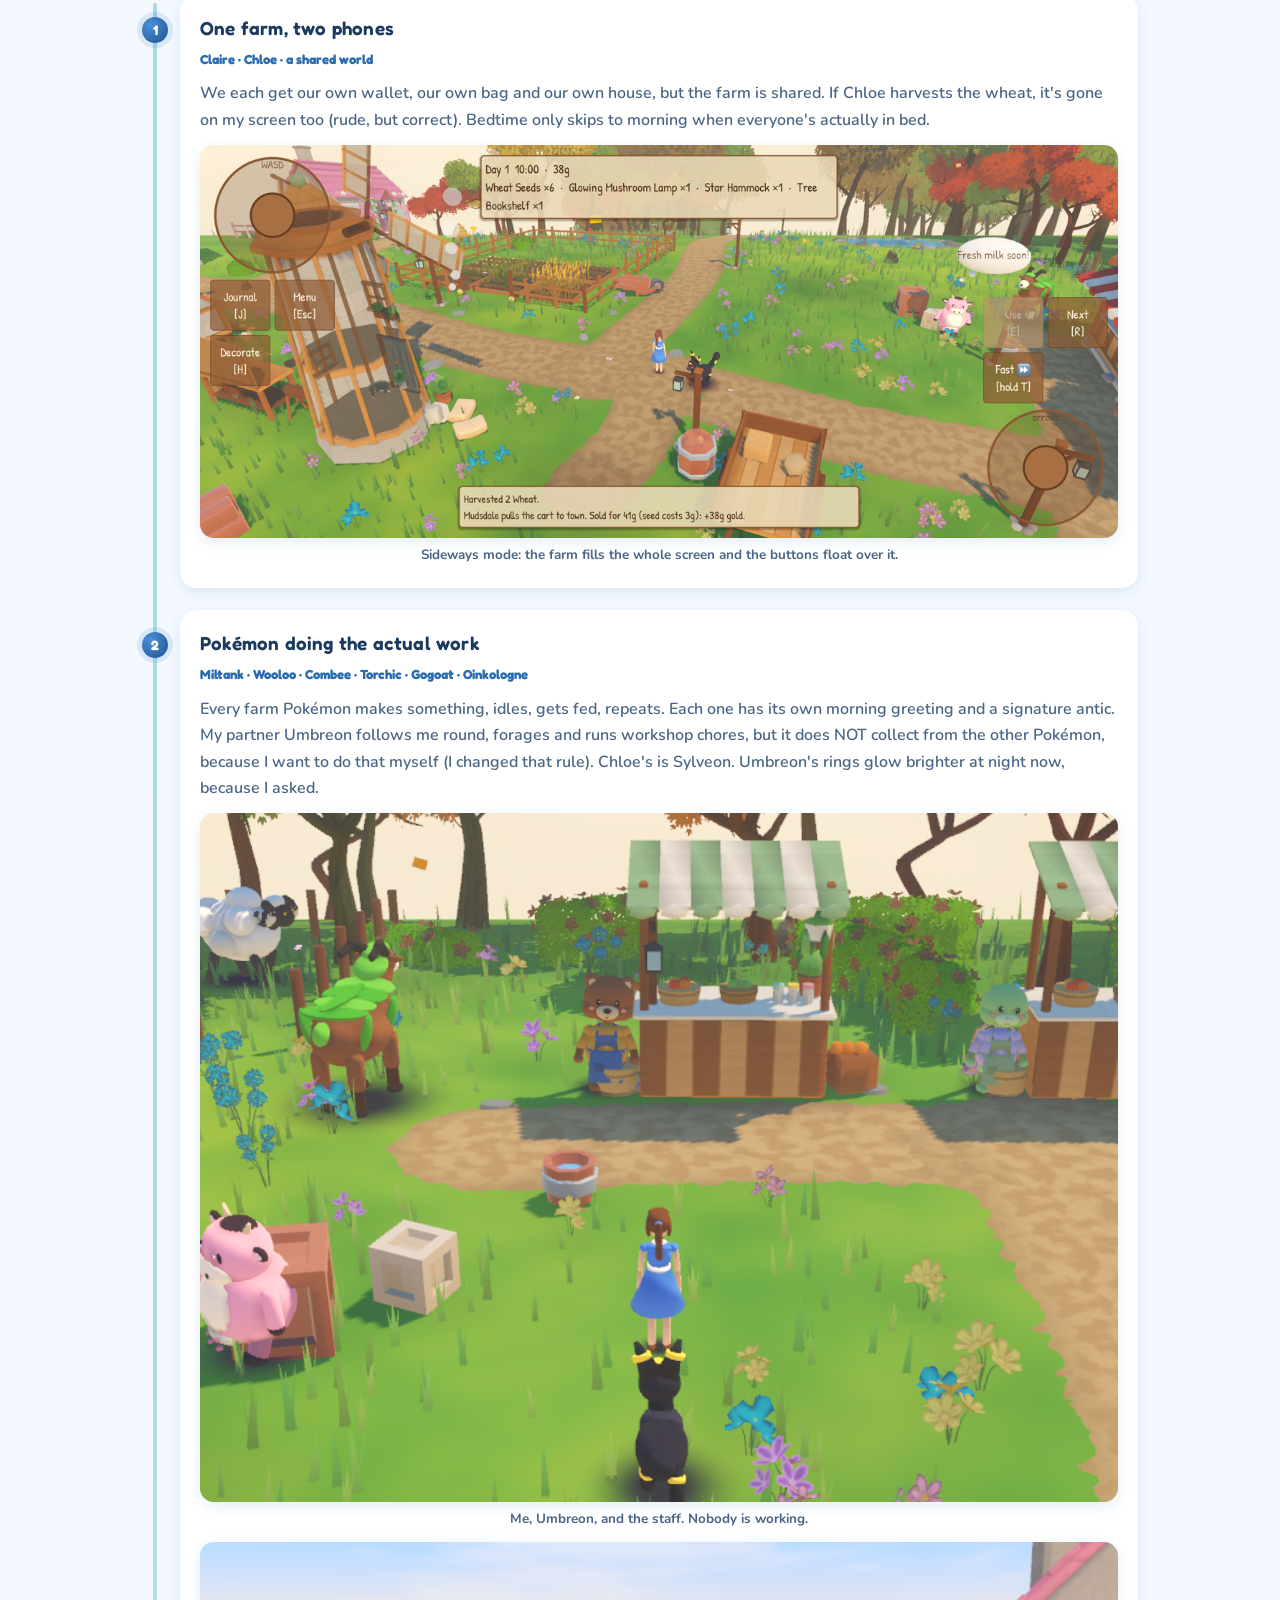
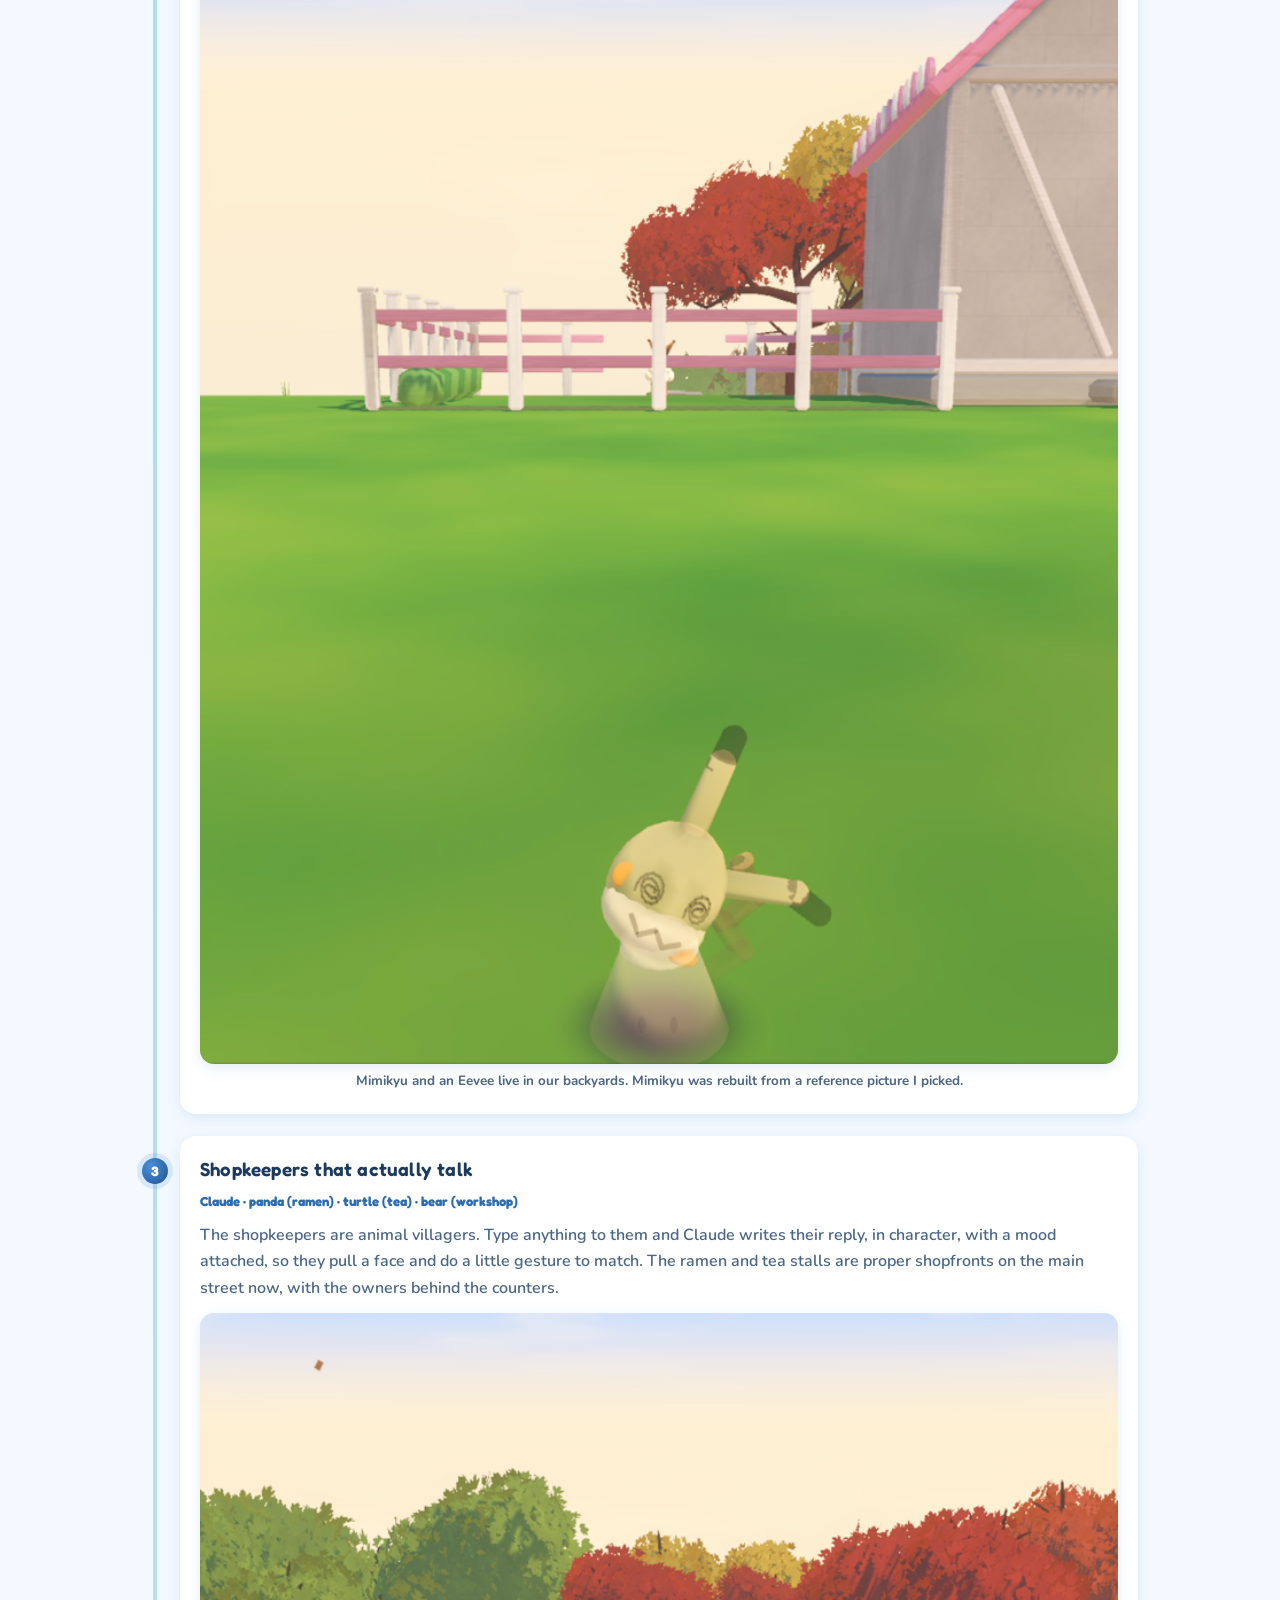
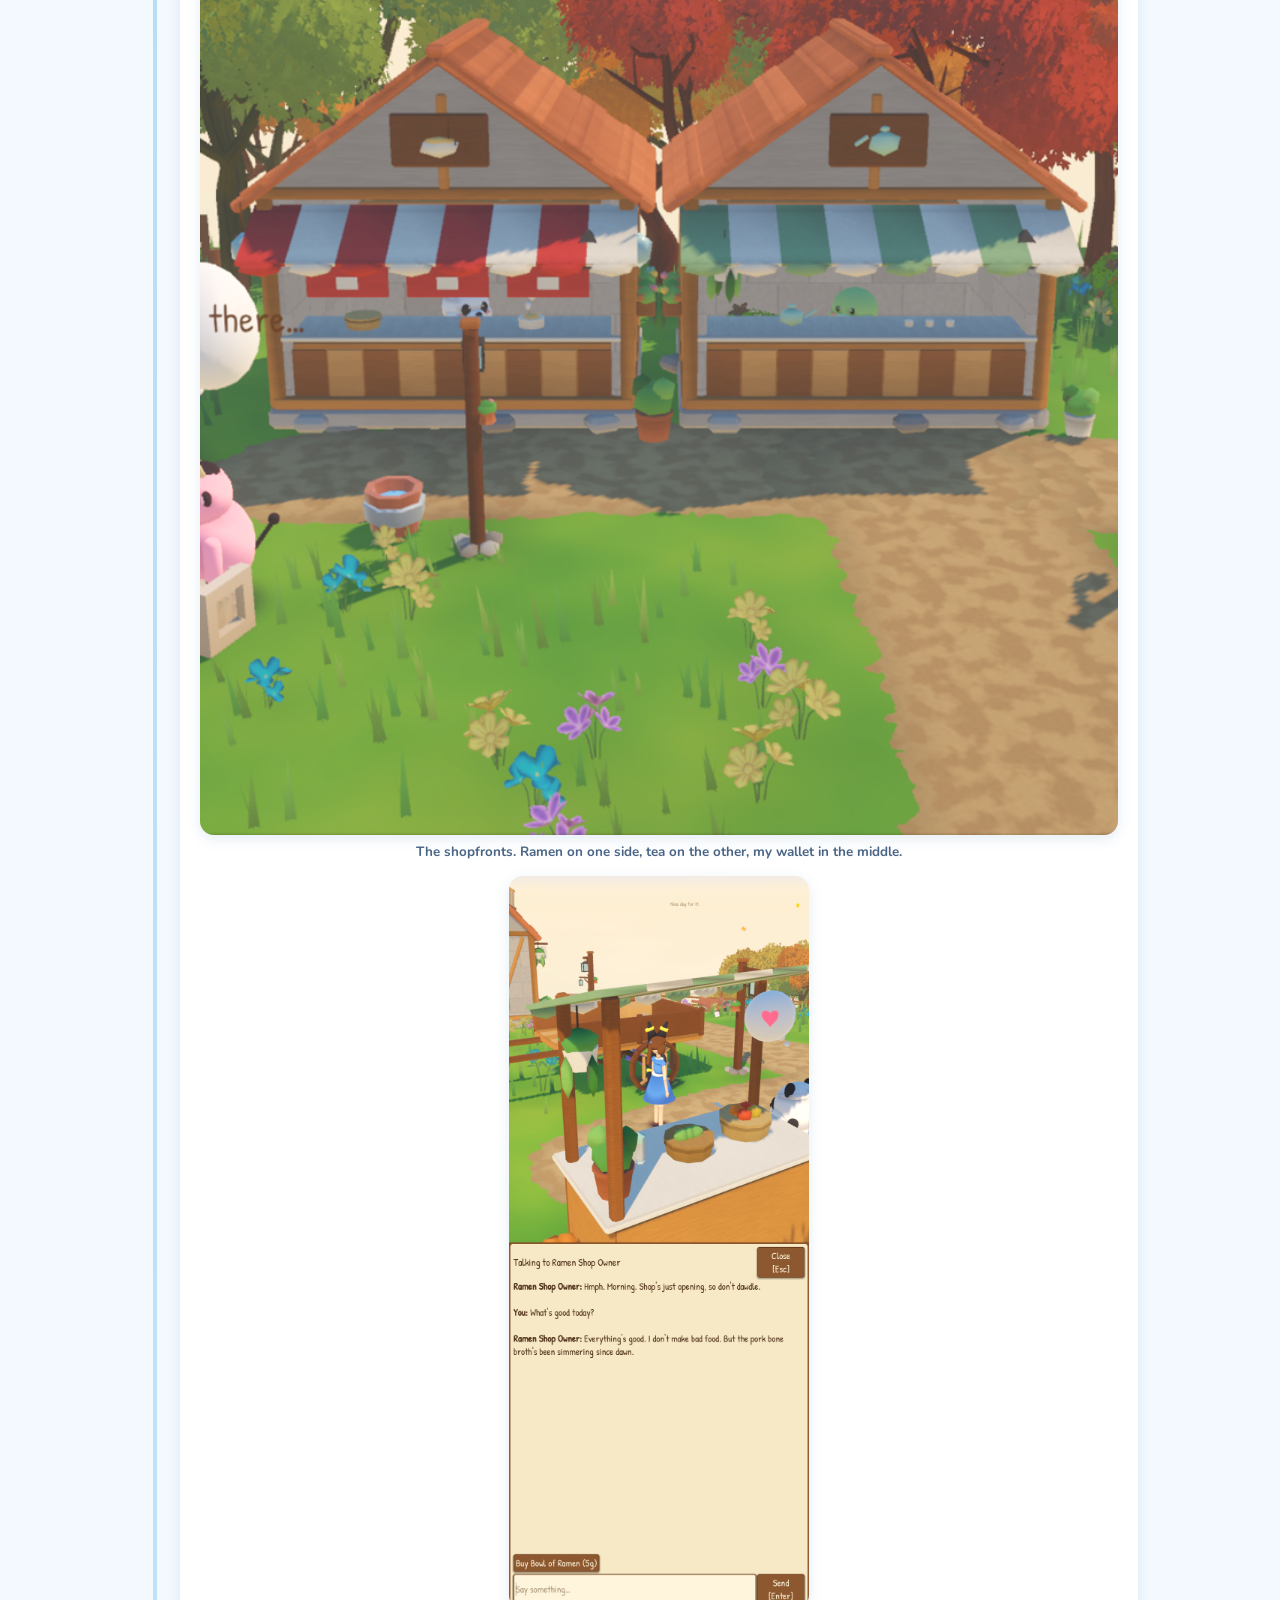
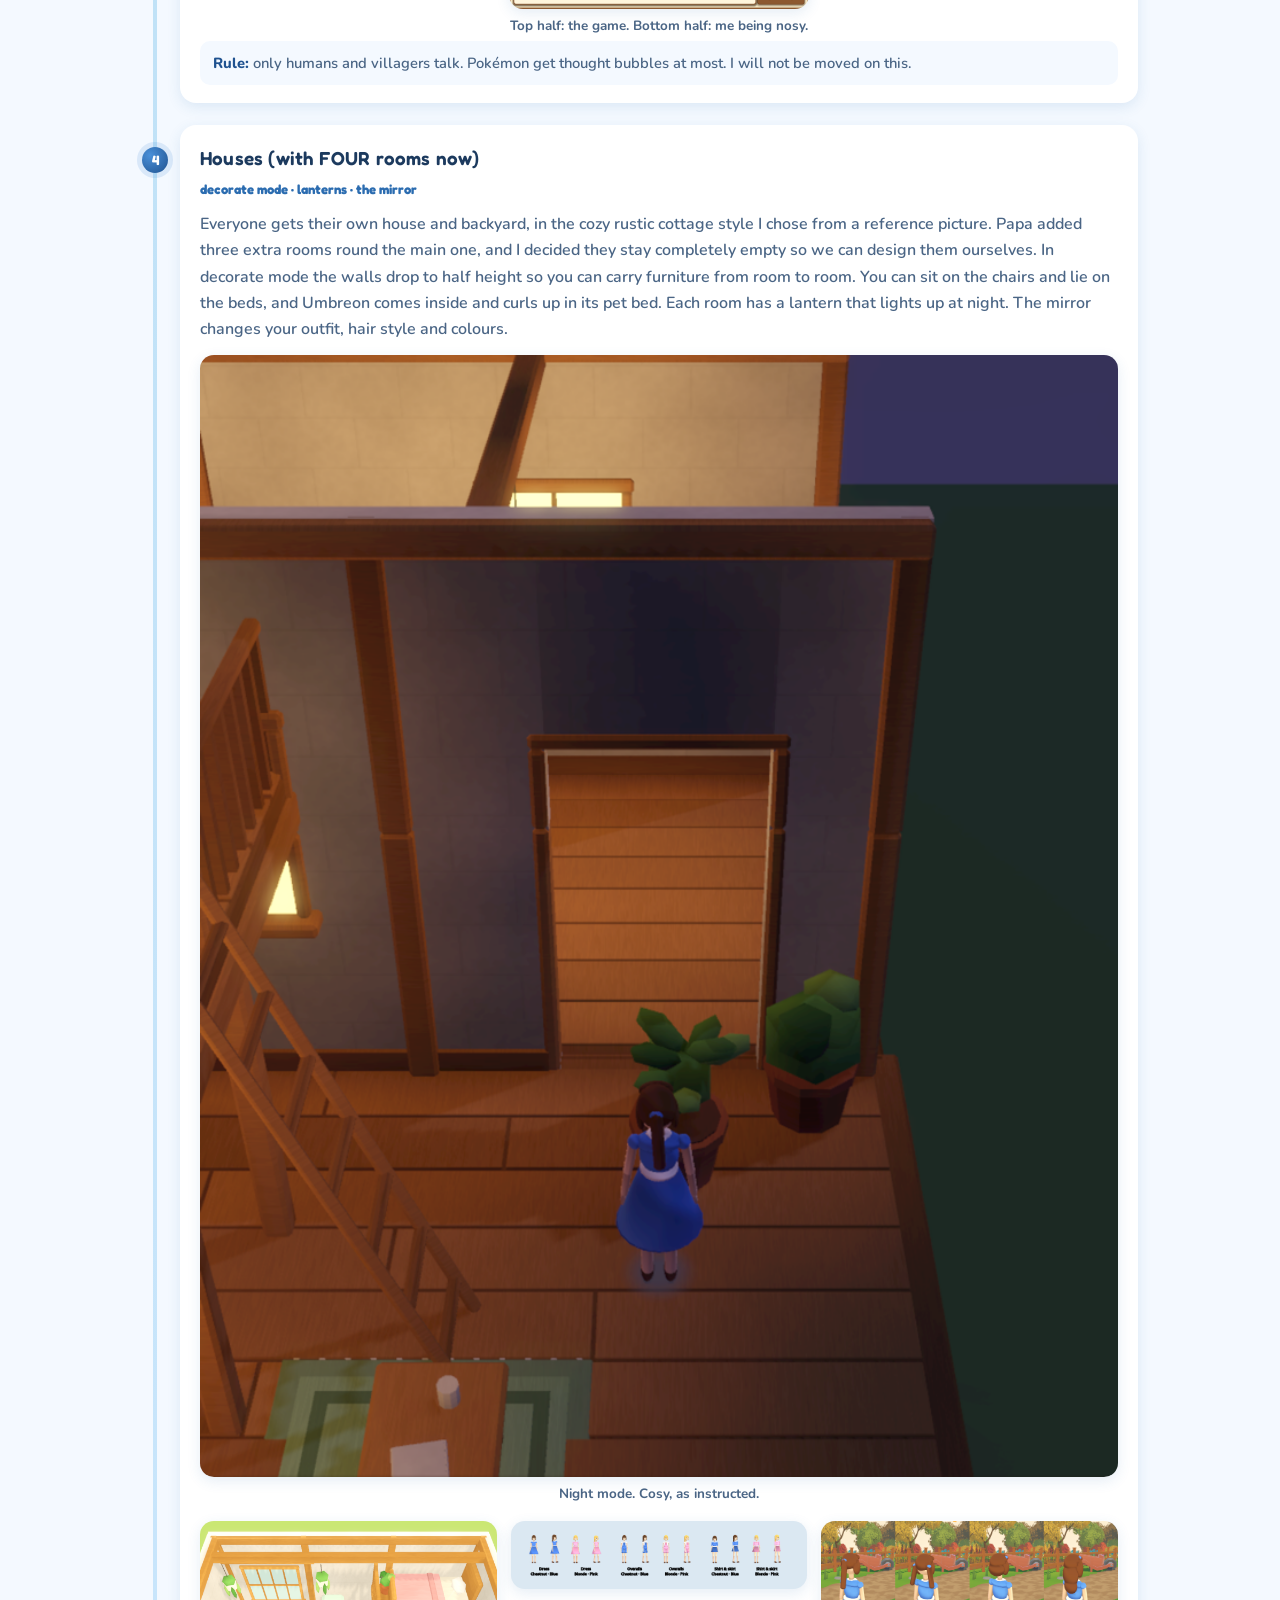
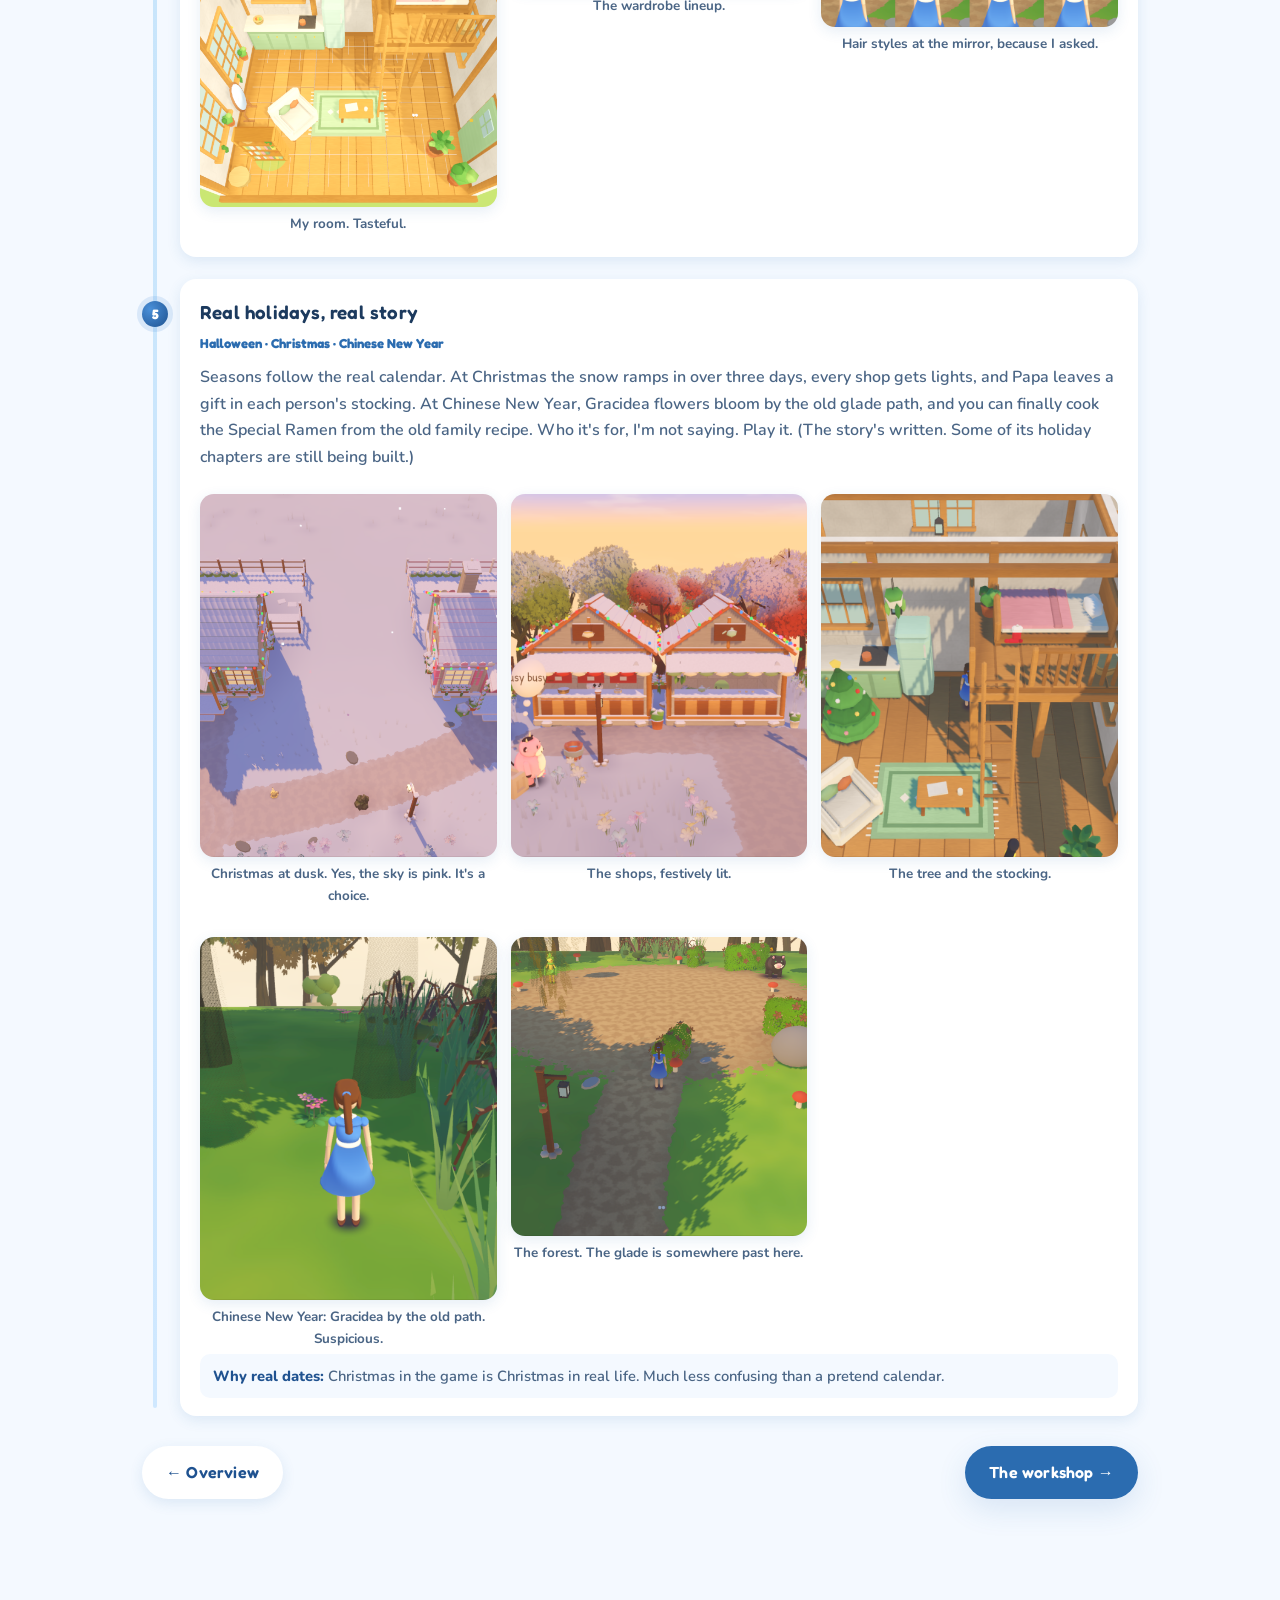
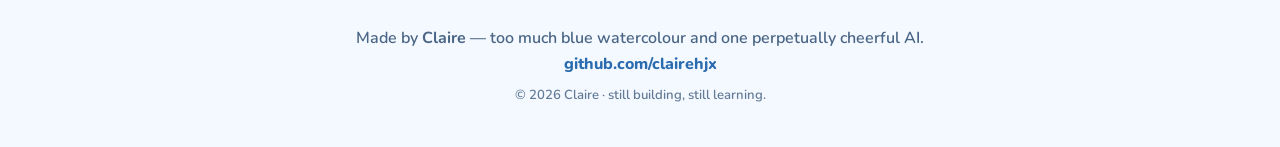
<file: ccfarm-world.html>
<!DOCTYPE html>
<html lang="en">
<head>
  <meta charset="UTF-8">
  <meta name="viewport" content="width=device-width, initial-scale=1.0">
  <!-- Friends-only soft password gate (runs before paint) -->
  <script src="gate.js"></script>
  <title>ccfarm: the game · Claire</title>
  <meta name="description" content="What you do in ccfarm: the shared farm, the Pokémon, houses and decorating, the holidays and the story of Shaymin's Glade.">

  <link rel="preconnect" href="https://fonts.googleapis.com">
  <link rel="preconnect" href="https://fonts.gstatic.com" crossorigin>
  <link href="https://fonts.googleapis.com/css2?family=Fredoka:wght@500;600;700&family=Nunito:wght@600;700;800&display=swap" rel="stylesheet">

  <link rel="stylesheet" href="styles.css">
  <link rel="stylesheet" href="ccfarm.css">
  <link rel="icon" href="data:image/svg+xml,%3Csvg xmlns='http://www.w3.org/2000/svg' viewBox='0 0 32 32'%3E%3Ccircle cx='16' cy='16' r='13' fill='%234a90d9'/%3E%3Ccircle cx='11' cy='12' r='4' fill='%23cfe8ff'/%3E%3C/svg%3E">
</head>
<body>

  <!-- ============ NAV ============ -->
  <nav class="nav">
    <div class="wrap">
      <a class="brand" href="index.html#top"><span class="dot"></span>Claire</a>
      <div class="nav-links">
        <a href="index.html#ccfarm">← Back to my site</a>
      </div>
    </div>
  </nav>

  <!-- ============ HERO ============ -->
  <header class="hero wf-hero" id="top">
    <span class="blob b1"></span>
    <span class="blob b3"></span>
    <div class="wrap">
      <span class="eyebrow">ccfarm · the game</span>
      <h1>What you actually<br>do all day</h1>
      <p class="tagline">No winning, no losing. Just very organised busywork, a lot of decorating, and a mystery the Pokémon refuse to explain because Pokémon don't talk. Rules are rules.</p>
      <div class="cc-tabs">
        <a href="ccfarm.html">Overview</a>
        <a href="ccfarm-world.html" aria-current="page">The game</a>
        <a href="ccfarm-workshop.html">The workshop</a>
        <a href="ccfarm-workflow.html">How it's built</a>
        <a href="ccfarm-updates.html">Updates</a>
      </div>
    </div>
  </header>

  <main>
    <section>
      <div class="wrap">

        <figure class="shot  reveal"><img src="img/ccfarm/farm-overview.png" alt="The farm: crop plots, the windmill, the pond and a few Pokémon" loading="lazy" onerror="this.closest('figure').remove()"><figcaption>The farm. Yes, the world curves like a rolling log. On purpose.</figcaption></figure>

        <div class="card legend reveal">
          <h3>A normal day on the farm</h3>
          <ul class="play-loop">
            <li>Pick who's playing (Claire or Chloe) and land on the shared farm.</li>
            <li>Plant crops. They grow in about 5 minutes, because nobody has time for real farming.</li>
            <li>Collect milk, wool, honey and eggs from the farm Pokémon.</li>
            <li>Turn it all into food and drinks at the work bench. Your partner Pokémon helps with the chores.</li>
            <li>Sell it, then spend it in town: the ramen shop, the tea shop and the furniture workshop.</li>
            <li>Decorate. Then decorate some more.</li>
            <li>Notice the Pokémon acting strange near the forest. Follow them. No spoilers.</li>
          </ul>
        </div>

        <div class="wf-steps">
          <div class="wf-step reveal"><span class="num">1</span><div class="wf-card">
            <h3>One farm, two phones</h3>
            <span class="wf-file">Claire · Chloe · a shared world</span>
            <p class="wf-what">We each get our own wallet, our own bag and our own house, but the farm is shared. If Chloe harvests the wheat, it's gone on my screen too (rude, but correct). Bedtime only skips to morning when everyone's actually in bed.</p>
            <figure class="shot  reveal"><img src="img/ccfarm/landscape-farm.png" alt="The sideways phone layout" loading="lazy" onerror="this.closest('figure').remove()"><figcaption>Sideways mode: the farm fills the whole screen and the buttons float over it.</figcaption></figure>
            
          </div></div>

          <div class="wf-step reveal"><span class="num">2</span><div class="wf-card">
            <h3>Pokémon doing the actual work</h3>
            <span class="wf-file">Miltank · Wooloo · Combee · Torchic · Gogoat · Oinkologne</span>
            <p class="wf-what">Every farm Pokémon makes something, idles, gets fed, repeats. Each one has its own morning greeting and a signature antic. My partner Umbreon follows me round, forages and runs workshop chores, but it does NOT collect from the other Pokémon, because I want to do that myself (I changed that rule). Chloe's is Sylveon. Umbreon's rings glow brighter at night now, because I asked.</p>
            <figure class="shot  reveal"><img src="img/ccfarm/pokemon-farm.png" alt="Claire and Umbreon in the pasture with Miltank, Wooloo and Gogoat" loading="lazy" onerror="this.closest('figure').remove()"><figcaption>Me, Umbreon, and the staff. Nobody is working.</figcaption></figure><figure class="clip  reveal"><video src="img/ccfarm/pokemon-antics.mp4" autoplay muted loop playsinline preload="metadata" onerror="this.closest('figure').remove()"></video><figcaption>Signature antics. I asked for these.</figcaption></figure><figure class="shot  reveal"><img src="img/ccfarm/backyard-pokemon.png" alt="A Pokémon roaming a backyard" loading="lazy" onerror="this.closest('figure').remove()"><figcaption>Mimikyu and an Eevee live in our backyards. Mimikyu was rebuilt from a reference picture I picked.</figcaption></figure>
            
          </div></div>

          <div class="wf-step reveal"><span class="num">3</span><div class="wf-card">
            <h3>Shopkeepers that actually talk</h3>
            <span class="wf-file">Claude · panda (ramen) · turtle (tea) · bear (workshop)</span>
            <p class="wf-what">The shopkeepers are animal villagers. Type anything to them and Claude writes their reply, in character, with a mood attached, so they pull a face and do a little gesture to match. The ramen and tea stalls are proper shopfronts on the main street now, with the owners behind the counters.</p>
            <figure class="shot  reveal"><img src="img/ccfarm/shopfronts.png" alt="The ramen and tea shopfronts on the main street" loading="lazy" onerror="this.closest('figure').remove()"><figcaption>The shopfronts. Ramen on one side, tea on the other, my wallet in the middle.</figcaption></figure><figure class="shot phone reveal"><img src="img/ccfarm/shopkeeper-chat.png" alt="Chatting with a shopkeeper on the phone" loading="lazy" onerror="this.closest('figure').remove()"><figcaption>Top half: the game. Bottom half: me being nosy.</figcaption></figure>
            <div class="why"><b>Rule:</b> only humans and villagers talk. Pokémon get thought bubbles at most. I will not be moved on this.</div>
          </div></div>

          <div class="wf-step reveal"><span class="num">4</span><div class="wf-card">
            <h3>Houses (with FOUR rooms now)</h3>
            <span class="wf-file">decorate mode · lanterns · the mirror</span>
            <p class="wf-what">Everyone gets their own house and backyard, in the cozy rustic cottage style I chose from a reference picture. Papa added three extra rooms round the main one, and I decided they stay completely empty so we can design them ourselves. In decorate mode the walls drop to half height so you can carry furniture from room to room. You can sit on the chairs and lie on the beds, and Umbreon comes inside and curls up in its pet bed. Each room has a lantern that lights up at night. The mirror changes your outfit, hair style and colours.</p>
            <figure class="shot  reveal"><img src="img/ccfarm/house-rooms-night.png" alt="Inside a house at night with lanterns lit" loading="lazy" onerror="this.closest('figure').remove()"><figcaption>Night mode. Cosy, as instructed.</figcaption></figure><div class="shot-row"><figure class="shot  reveal"><img src="img/ccfarm/room-decorate.png" alt="Decorating a bedroom" loading="lazy" onerror="this.closest('figure').remove()"><figcaption>My room. Tasteful.</figcaption></figure><figure class="shot  reveal"><img src="img/ccfarm/avatar-wardrobe.png" alt="Avatar wardrobe and outfits" loading="lazy" onerror="this.closest('figure').remove()"><figcaption>The wardrobe lineup.</figcaption></figure><figure class="shot  reveal"><img src="img/ccfarm/hair-styles.png" alt="Four hair styles" loading="lazy" onerror="this.closest('figure').remove()"><figcaption>Hair styles at the mirror, because I asked.</figcaption></figure></div>
            
          </div></div>

          <div class="wf-step reveal"><span class="num">5</span><div class="wf-card">
            <h3>Real holidays, real story</h3>
            <span class="wf-file">Halloween · Christmas · Chinese New Year</span>
            <p class="wf-what">Seasons follow the real calendar. At Christmas the snow ramps in over three days, every shop gets lights, and Papa leaves a gift in each person's stocking. At Chinese New Year, Gracidea flowers bloom by the old glade path, and you can finally cook the Special Ramen from the old family recipe. Who it's for, I'm not saying. Play it. (The story's written. Some of its holiday chapters are still being built.)</p>
            <div class="shot-row"><figure class="shot  reveal"><img src="img/ccfarm/christmas.png" alt="The farm at Christmas dusk" loading="lazy" onerror="this.closest('figure').remove()"><figcaption>Christmas at dusk. Yes, the sky is pink. It's a choice.</figcaption></figure><figure class="shot  reveal"><img src="img/ccfarm/shops-christmas.png" alt="The shopfronts with Christmas lights" loading="lazy" onerror="this.closest('figure').remove()"><figcaption>The shops, festively lit.</figcaption></figure><figure class="shot  reveal"><img src="img/ccfarm/christmas-indoors.png" alt="The Christmas tree indoors" loading="lazy" onerror="this.closest('figure').remove()"><figcaption>The tree and the stocking.</figcaption></figure><figure class="shot  reveal"><img src="img/ccfarm/chinese-new-year.png" alt="Gracidea flowers by the old glade path at Chinese New Year" loading="lazy" onerror="this.closest('figure').remove()"><figcaption>Chinese New Year: Gracidea by the old path. Suspicious.</figcaption></figure><figure class="shot  reveal"><img src="img/ccfarm/glade.png" alt="A forest clearing" loading="lazy" onerror="this.closest('figure').remove()"><figcaption>The forest. The glade is somewhere past here.</figcaption></figure></div>
            <div class="why"><b>Why real dates:</b> Christmas in the game is Christmas in real life. Much less confusing than a pretend calendar.</div>
          </div></div>
        </div>
        <div class="next-page"><a class="btn btn-ghost" href="ccfarm.html">← Overview</a><a class="btn btn-primary" href="ccfarm-workshop.html">The workshop →</a></div>
      </div>
    </section>
  </main>

  <!-- ============ FOOTER ============ -->
  <footer class="footer">
    <div class="wrap">
      <p>Made by <strong>Claire</strong> — too much blue watercolour and one perpetually cheerful AI.</p>
      <p><a href="https://github.com/clairehjx" target="_blank" rel="noopener">github.com/clairehjx</a></p>
      <p class="small">© <span id="year"></span> Claire · still building, still learning.</p>
    </div>
  </footer>

  <script src="script.js"></script>
</body>
</html>
</file>
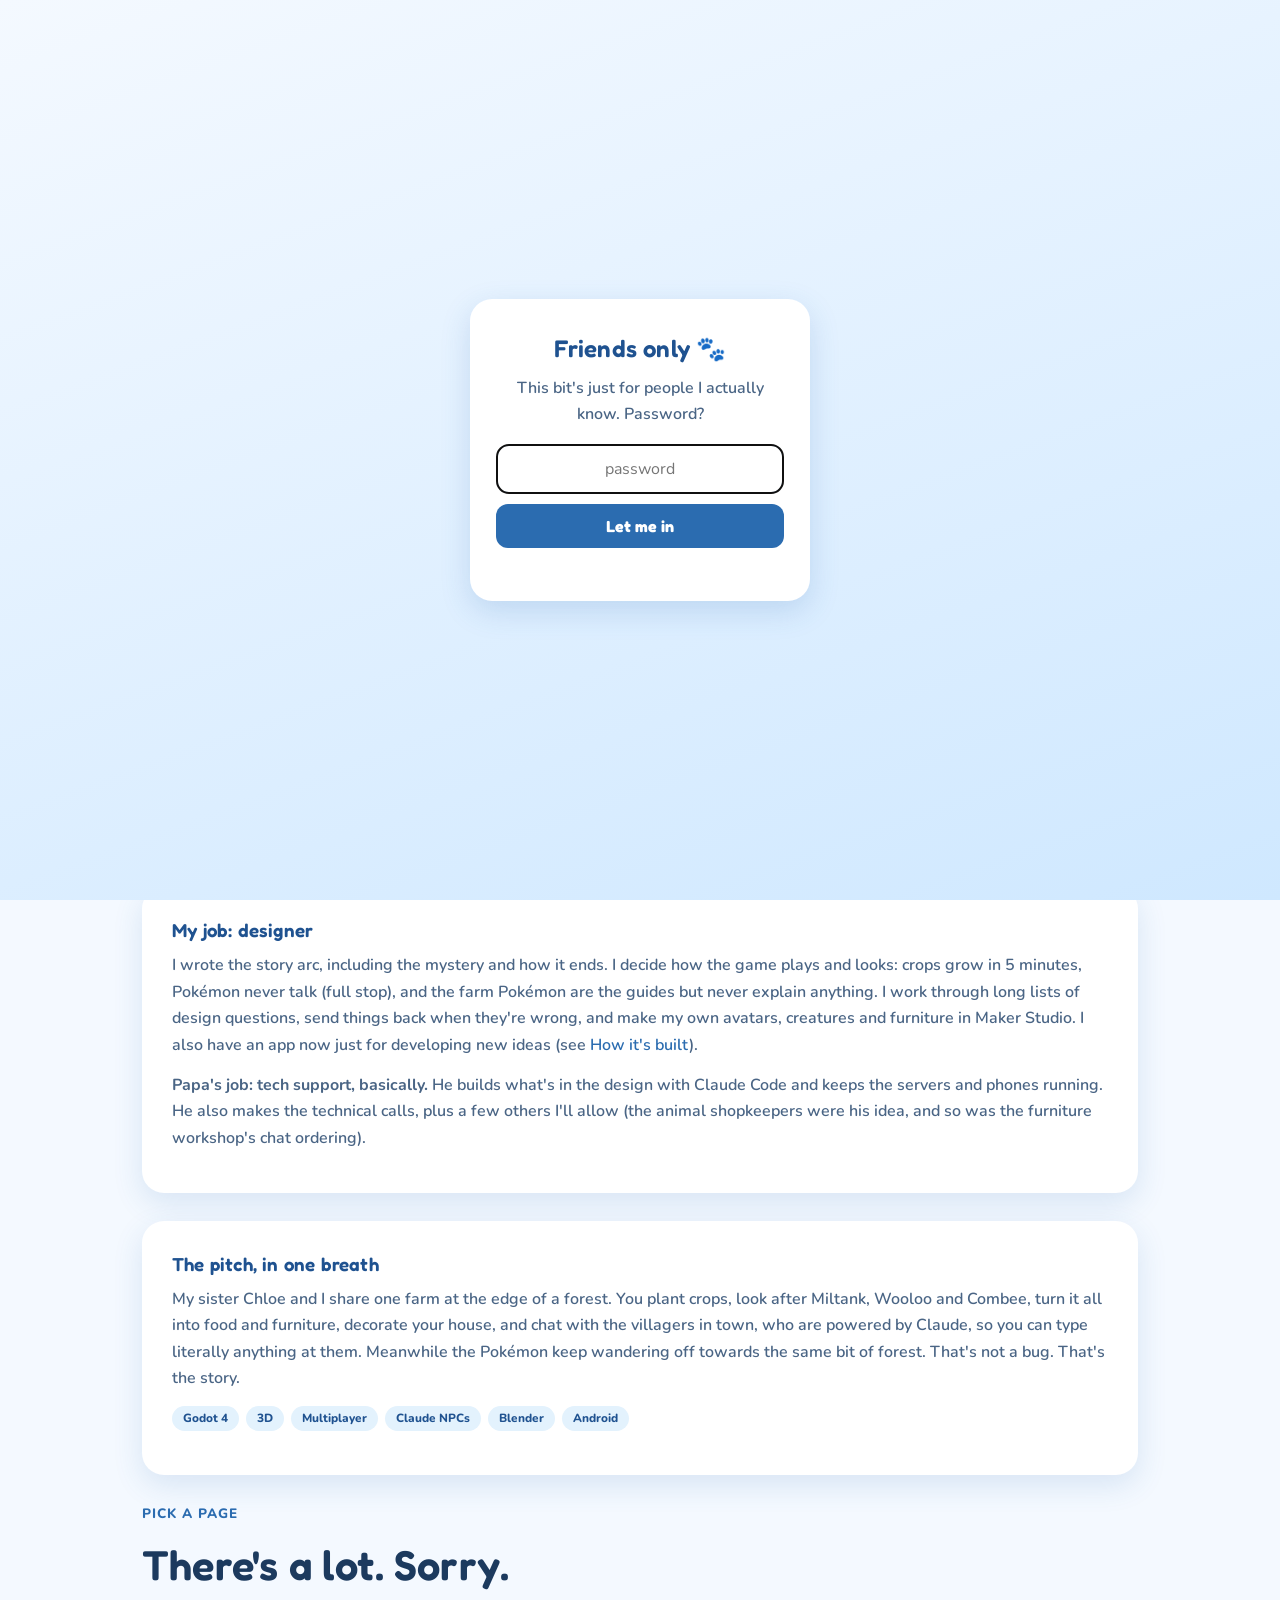
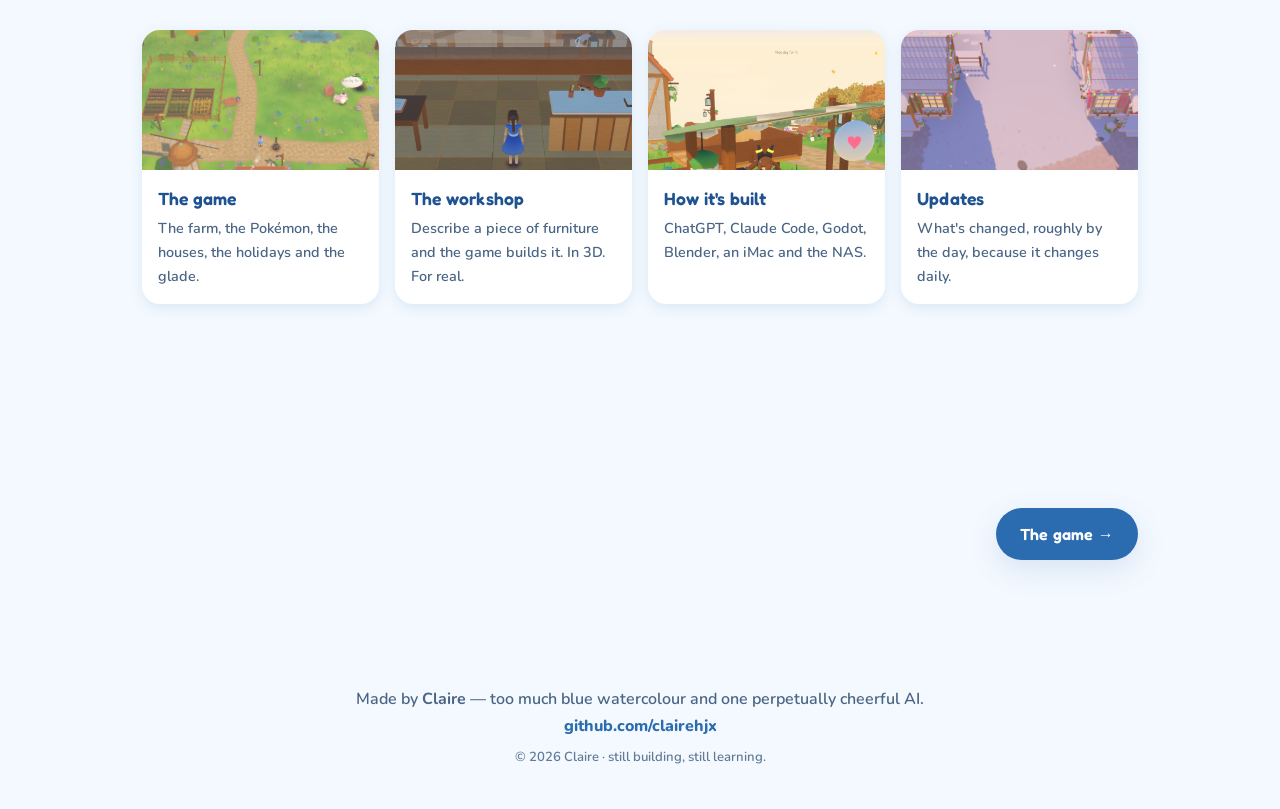
<file: ccfarm.html>
<!DOCTYPE html>
<html lang="en">
<head>
  <meta charset="UTF-8">
  <meta name="viewport" content="width=device-width, initial-scale=1.0">
  <!-- Friends-only soft password gate (runs before paint) -->
  <script src="gate.js"></script>
  <title>ccfarm · Claire</title>
  <meta name="description" content="ccfarm: The Secret of Shaymin's Glade. Claire's biggest project, a 3D Pokémon farm game in Godot with Claude-powered shopkeepers.">

  <link rel="preconnect" href="https://fonts.googleapis.com">
  <link rel="preconnect" href="https://fonts.gstatic.com" crossorigin>
  <link href="https://fonts.googleapis.com/css2?family=Fredoka:wght@500;600;700&family=Nunito:wght@600;700;800&display=swap" rel="stylesheet">

  <link rel="stylesheet" href="styles.css">
  <link rel="stylesheet" href="ccfarm.css">
  <link rel="icon" href="data:image/svg+xml,%3Csvg xmlns='http://www.w3.org/2000/svg' viewBox='0 0 32 32'%3E%3Ccircle cx='16' cy='16' r='13' fill='%234a90d9'/%3E%3Ccircle cx='11' cy='12' r='4' fill='%23cfe8ff'/%3E%3C/svg%3E">
</head>
<body>

  <!-- ============ NAV ============ -->
  <nav class="nav">
    <div class="wrap">
      <a class="brand" href="index.html#top"><span class="dot"></span>Claire</a>
      <div class="nav-links">
        <a href="index.html#ccfarm">← Back to my site</a>
      </div>
    </div>
  </nav>

  <!-- ============ HERO ============ -->
  <header class="hero wf-hero" id="top">
    <span class="blob b1"></span>
    <span class="blob b3"></span>
    <div class="wrap">
      <span class="eyebrow">My biggest project</span>
      <h1>ccfarm:<br>The Secret of Shaymin's Glade</h1>
      <p class="tagline">I'm the game designer. The story, the rules, the characters and the feel of it are mine. It's a cozy 3D Pokémon farm game that my sister Chloe and I play on our phones, with a forgotten glade in the forest and shopkeepers who talk back. Papa handles the code (with a lot of help from Claude), then I tell him what's wrong with it.</p>
      <div class="cc-tabs">
        <a href="ccfarm.html" aria-current="page">Overview</a>
        <a href="ccfarm-world.html">The game</a>
        <a href="ccfarm-workshop.html">The workshop</a>
        <a href="ccfarm-workflow.html">How it's built</a>
        <a href="ccfarm-updates.html">Updates</a>
      </div>
    </div>
  </header>

  <main>
    <section>
      <div class="wrap">

        <figure class="clip  reveal"><video src="img/ccfarm/gameplay-landscape.mp4" poster="img/ccfarm/landscape-farm.png" autoplay muted loop playsinline preload="metadata" onerror="this.closest('figure').remove()"></video><figcaption>Sideways mode on a phone: walking down the main street to the furniture workshop.</figcaption></figure>
        <figure class="clip phone reveal"><video src="img/ccfarm/gameplay.mp4" autoplay muted loop playsinline preload="metadata" onerror="this.closest('figure').remove()"></video><figcaption>The original portrait view: walk, harvest, get followed by Umbreon.</figcaption></figure>

        <div class="cc-stats reveal">
          <div class="cc-stat"><b>23</b><span>designer questions I answered in one day</span></div>
          <div class="cc-stat"><b>240+</b><span>changes built so far</span></div>
          <div class="cc-stat"><b>7</b><span>weeks of building (Sept to early Nov)</span></div>
          <div class="cc-stat"><b>3</b><span>holidays, each a chapter of the story</span></div>
        </div>

        <div class="card legend reveal">
          <h3>My job: designer</h3>
          <p>I wrote the story arc, including the mystery and how it ends. I decide how the game plays and looks: crops grow in 5 minutes, Pokémon never talk (full stop), and the farm Pokémon are the guides but never explain anything. I work through long lists of design questions, send things back when they're wrong, and make my own avatars, creatures and furniture in Maker Studio. I also have an app now just for developing new ideas (see <a href="ccfarm-workflow.html">How it's built</a>).</p>
          <p><strong>Papa's job: tech support, basically.</strong> He builds what's in the design with Claude Code and keeps the servers and phones running. He also makes the technical calls, plus a few others I'll allow (the animal shopkeepers were his idea, and so was the furniture workshop's chat ordering).</p>
        </div>

        <div class="card legend reveal">
          <h3>The pitch, in one breath</h3>
          <p>My sister Chloe and I share one farm at the edge of a forest. You plant crops, look after Miltank, Wooloo and Combee, turn it all into food and furniture, decorate your house, and chat with the villagers in town, who are powered by Claude, so you can type literally anything at them. Meanwhile the Pokémon keep wandering off towards the same bit of forest. That's not a bug. That's the story.</p>
          <div class="chips">
            <span class="chip">Godot 4</span><span class="chip">3D</span><span class="chip">Multiplayer</span><span class="chip">Claude NPCs</span><span class="chip">Blender</span><span class="chip">Android</span>
          </div>
        </div>

        <div class="section-head reveal">
          <span class="kicker">Pick a page</span>
          <h2>There's a lot. Sorry.</h2>
        </div>
        <div class="cc-pages">
          <a class="cc-page reveal" href="ccfarm-world.html"><img src="img/ccfarm/farm-overview.png" alt="" loading="lazy"><div><h3>The game</h3><p>The farm, the Pokémon, the houses, the holidays and the glade.</p></div></a>
          <a class="cc-page reveal" href="ccfarm-workshop.html"><img src="img/ccfarm/workshop-inside.png" alt="" loading="lazy" onerror="this.src='img/ccfarm/room-decorate.png'"><div><h3>The workshop</h3><p>Describe a piece of furniture and the game builds it. In 3D. For real.</p></div></a>
          <a class="cc-page reveal" href="ccfarm-workflow.html"><img src="img/ccfarm/shopkeeper-chat.png" alt="" loading="lazy" style="object-position:top"><div><h3>How it's built</h3><p>ChatGPT, Claude Code, Godot, Blender, an iMac and the NAS.</p></div></a>
          <a class="cc-page reveal" href="ccfarm-updates.html"><img src="img/ccfarm/christmas.png" alt="" loading="lazy"><div><h3>Updates</h3><p>What's changed, roughly by the day, because it changes daily.</p></div></a>
        </div>

        <div class="card wf-note reveal">
          <h3>Where's the code?</h3>
          <p>Closed source for now, because it's nowhere near done and I'd rather not have strangers judging my half-built barn. Once it's finished, I plan to open source it on <a href="https://github.com/clairehjx" target="_blank" rel="noopener">my GitHub</a>.</p>
        </div>
        <div class="next-page"><span></span><a class="btn btn-primary" href="ccfarm-world.html">The game →</a></div>
      </div>
    </section>
  </main>

  <!-- ============ FOOTER ============ -->
  <footer class="footer">
    <div class="wrap">
      <p>Made by <strong>Claire</strong> — too much blue watercolour and one perpetually cheerful AI.</p>
      <p><a href="https://github.com/clairehjx" target="_blank" rel="noopener">github.com/clairehjx</a></p>
      <p class="small">© <span id="year"></span> Claire · still building, still learning.</p>
    </div>
  </footer>

  <script src="script.js"></script>
</body>
</html>
</file>
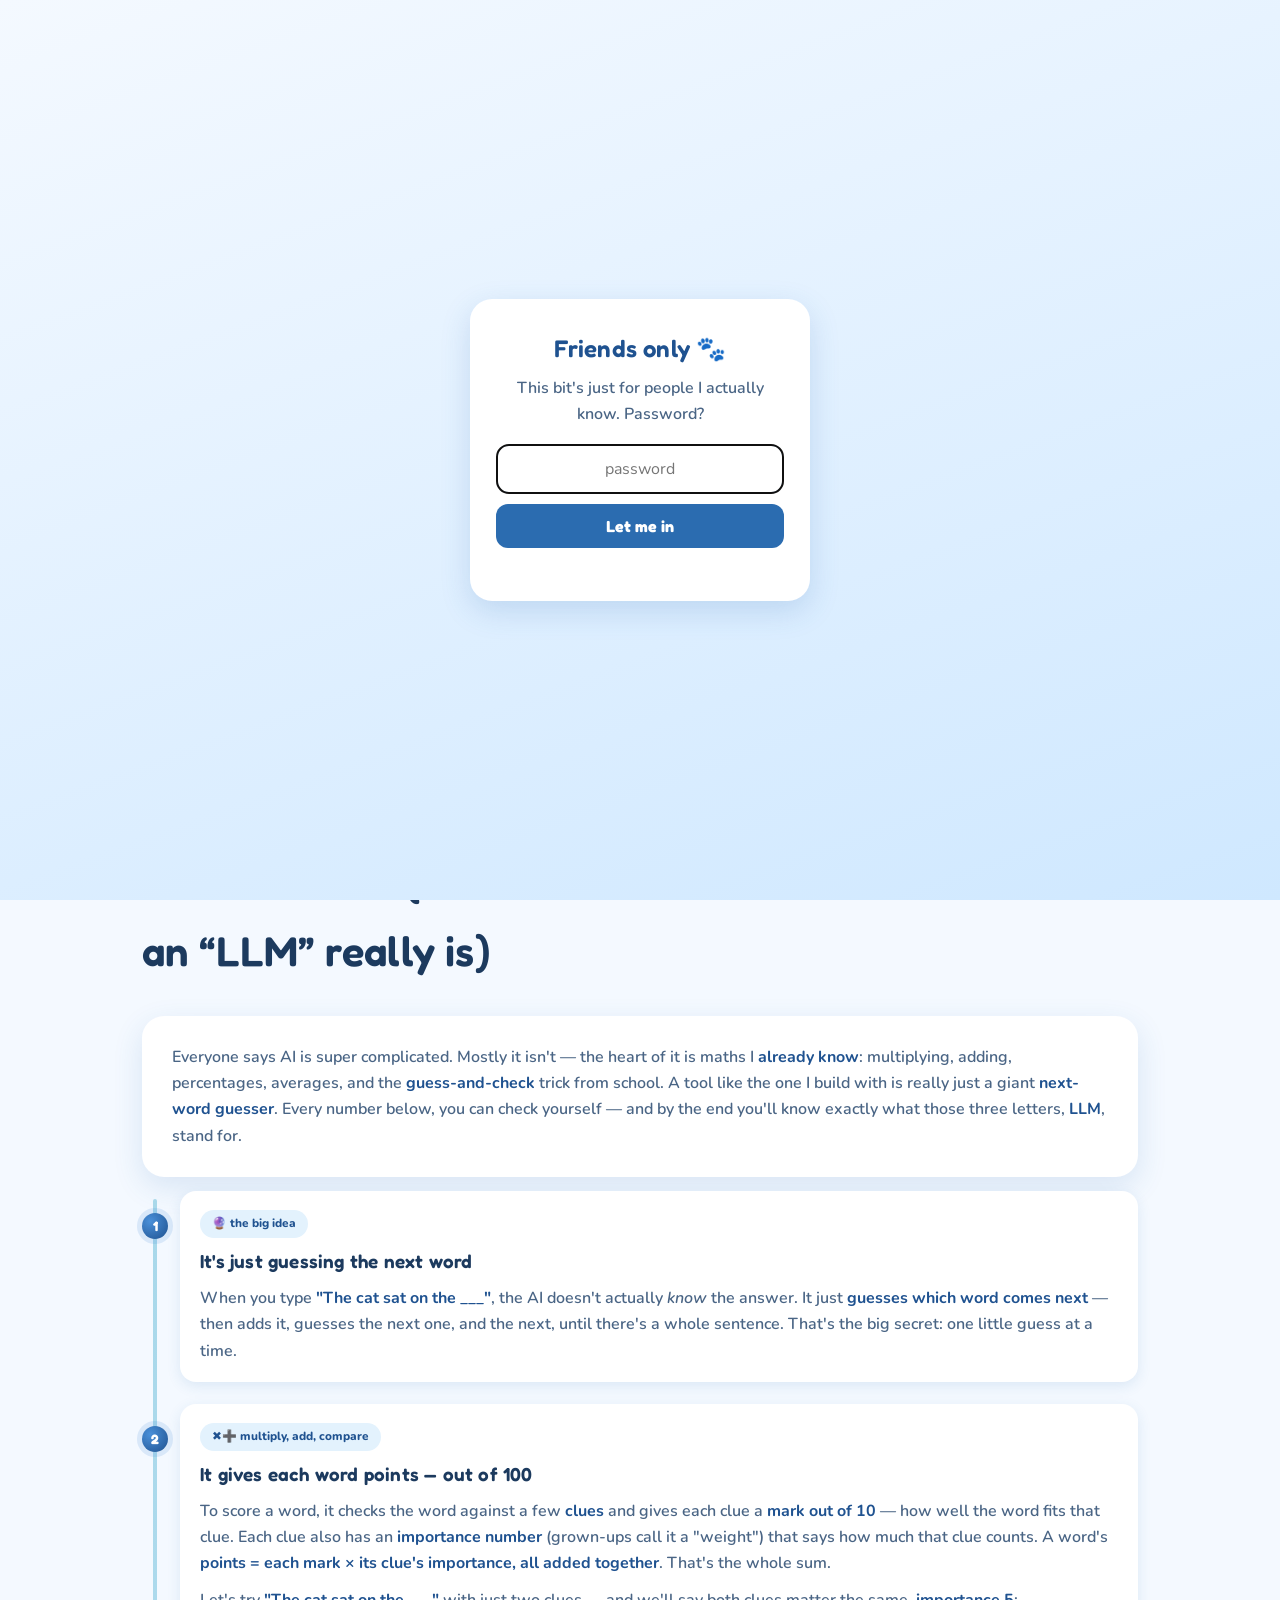
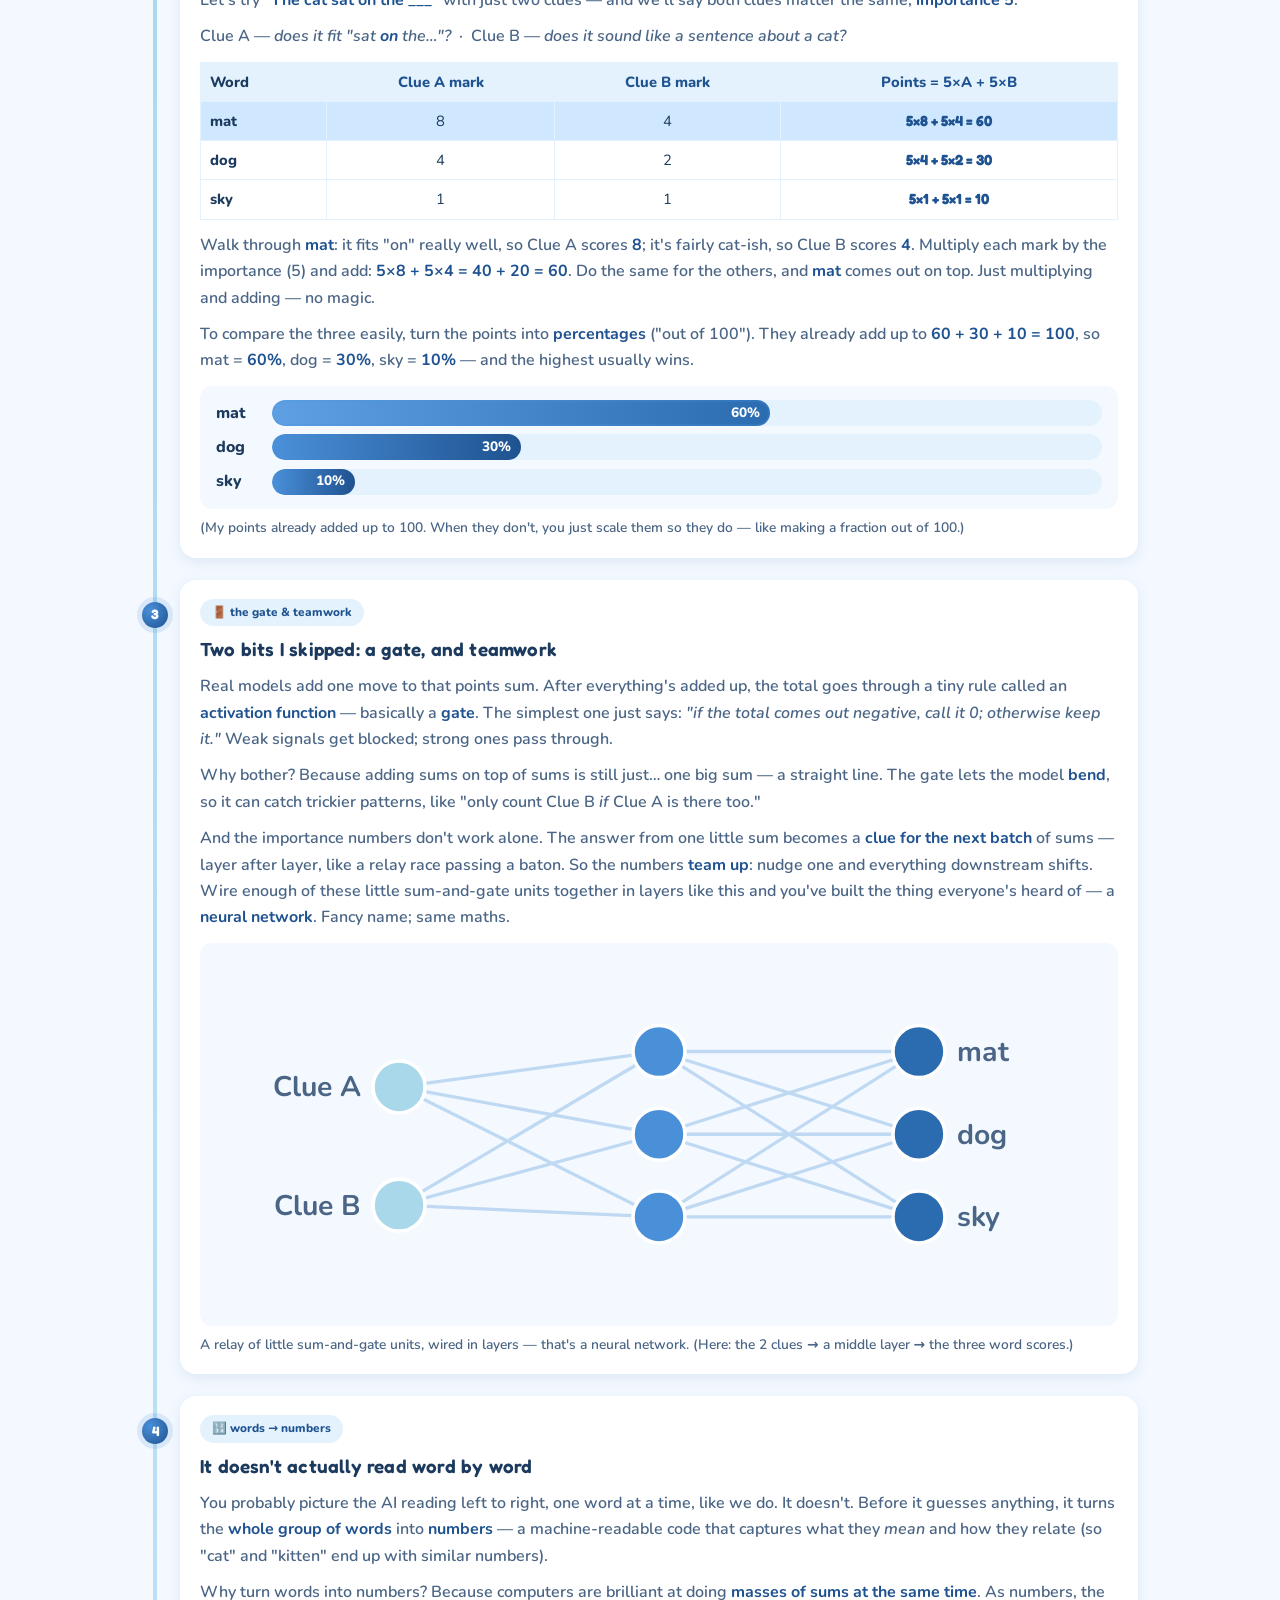
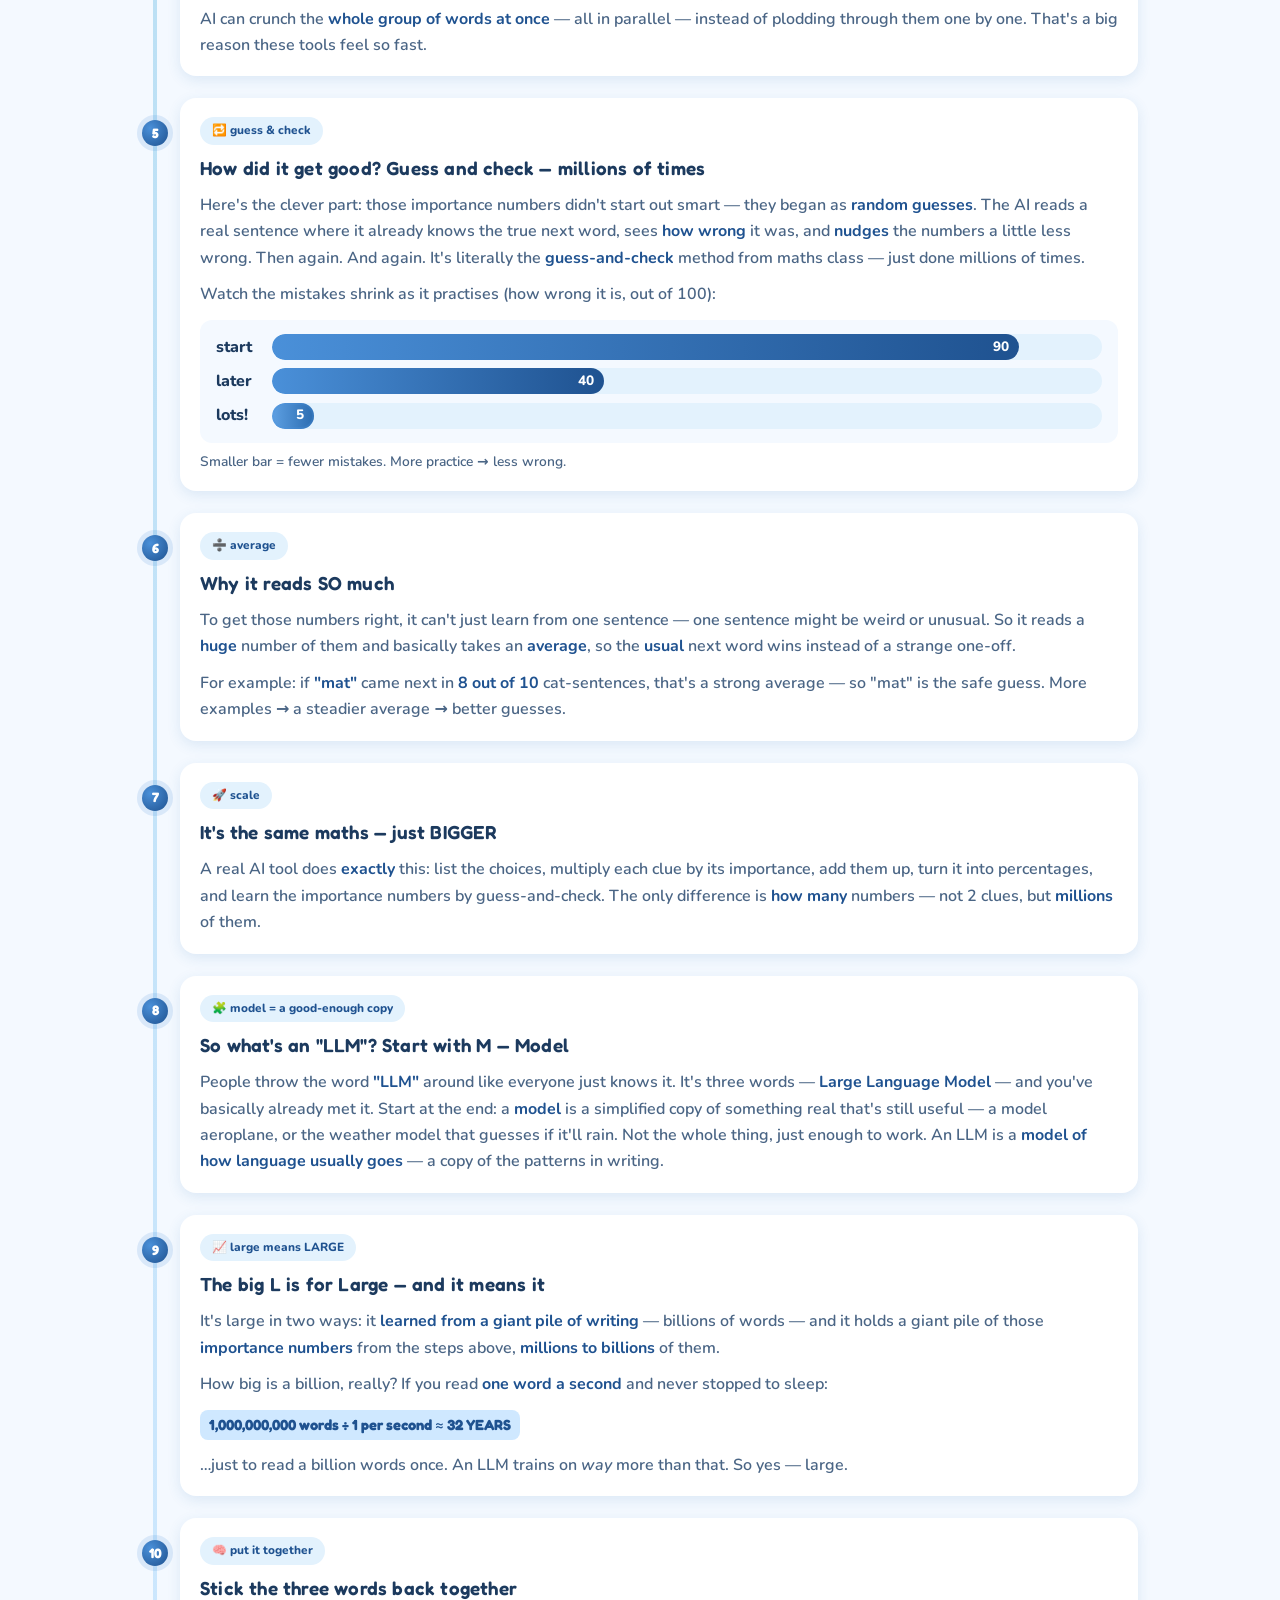
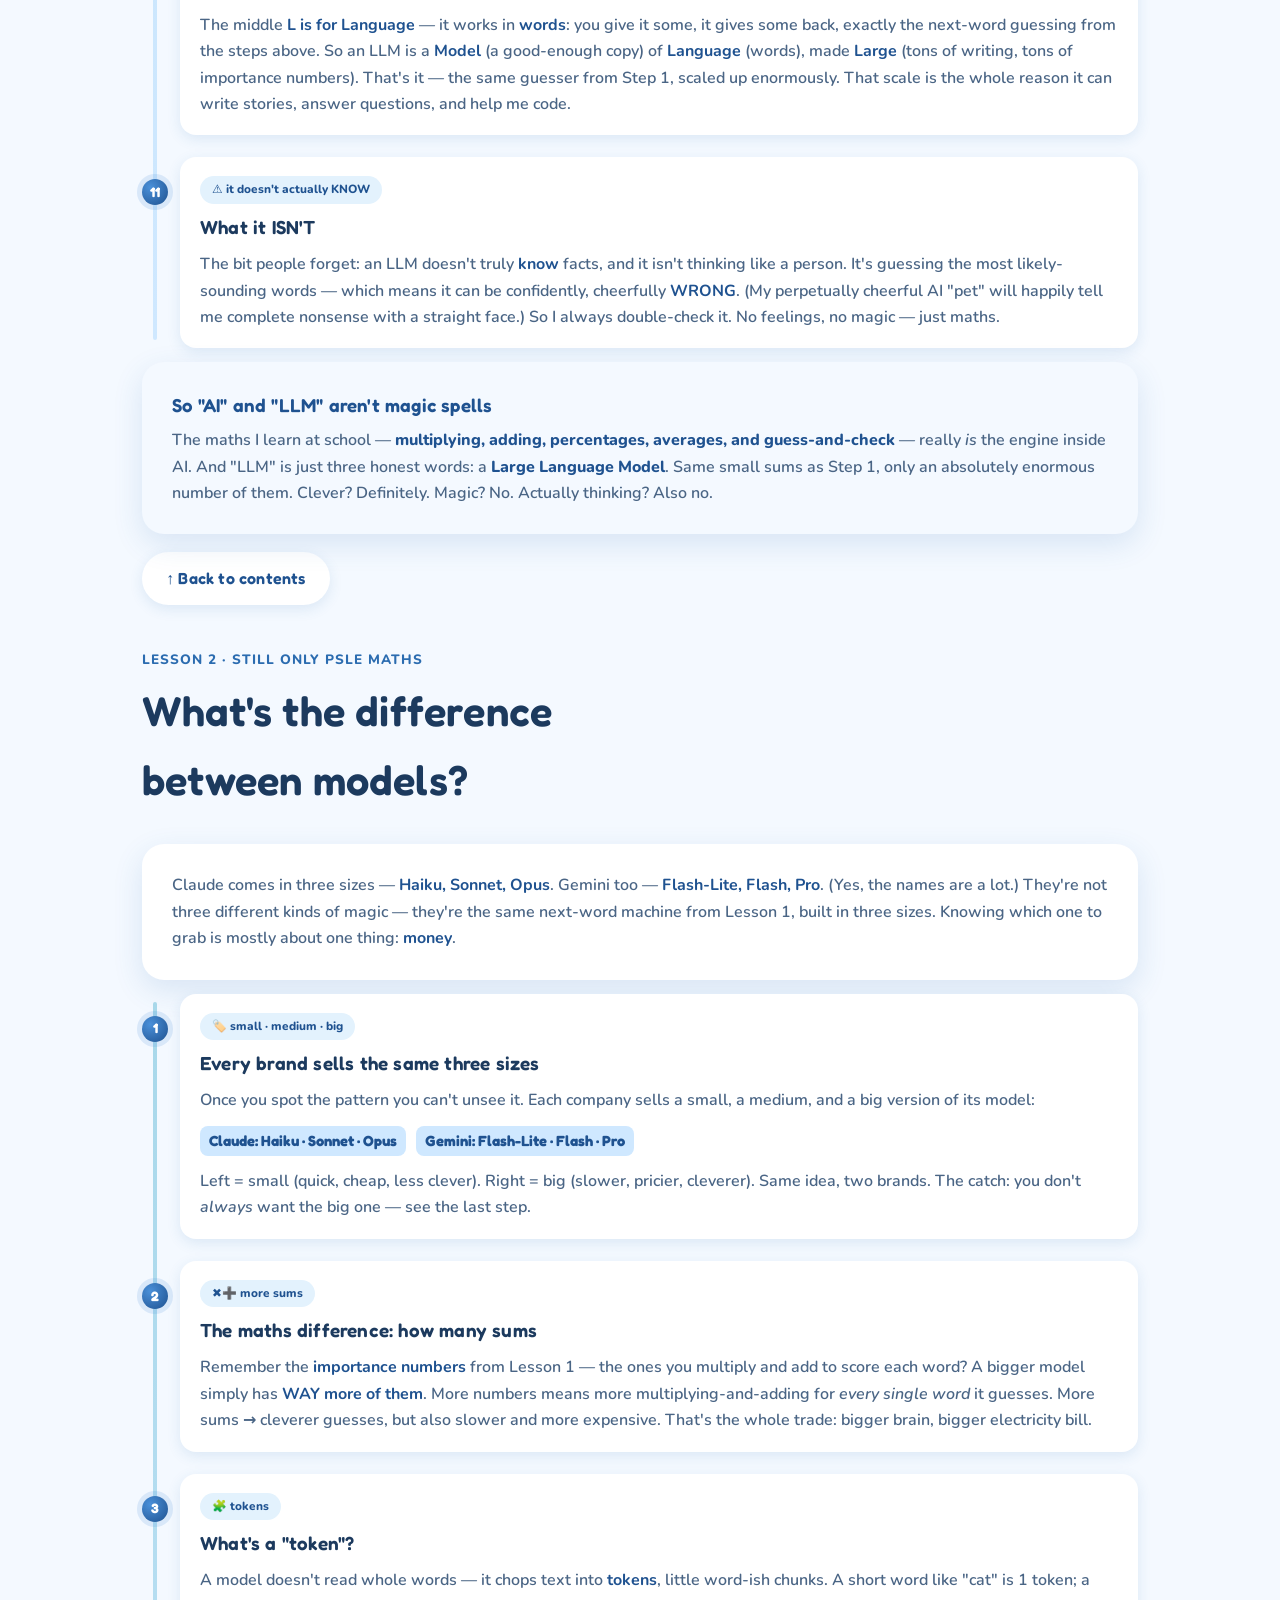
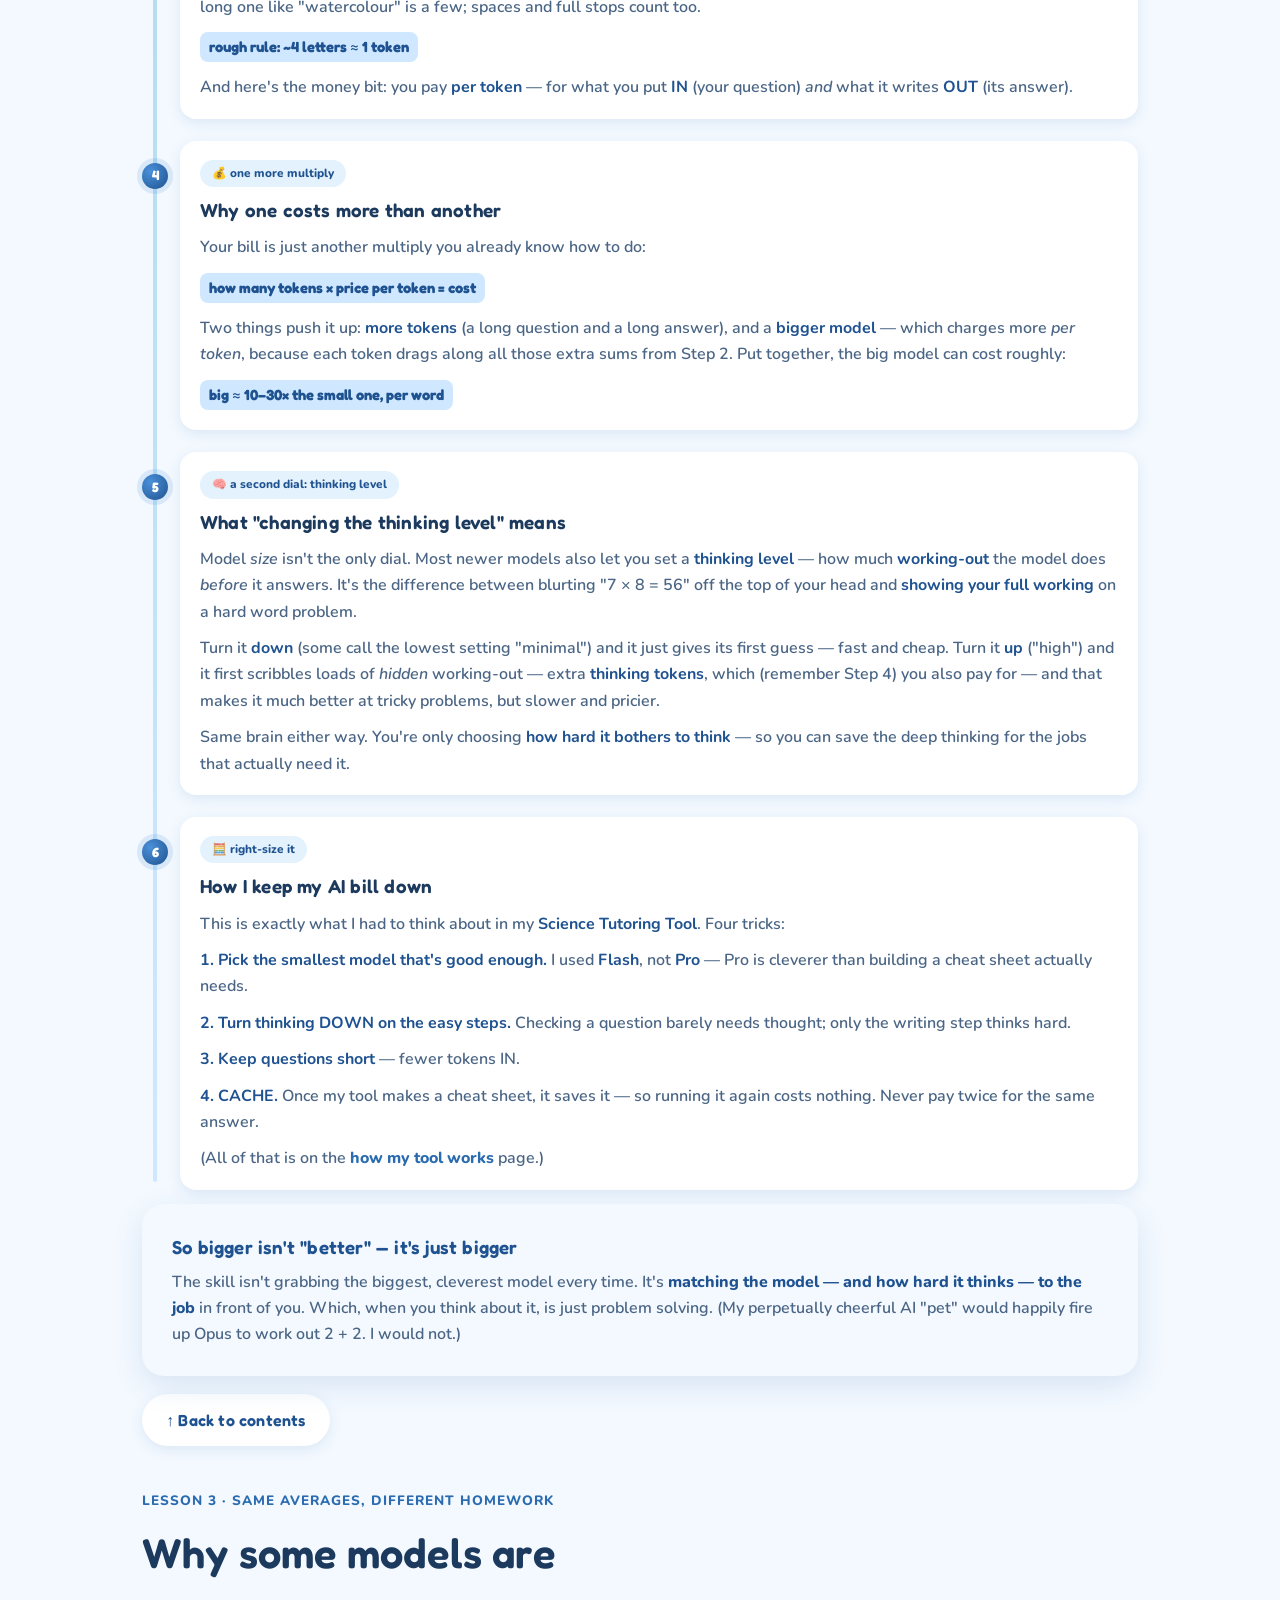
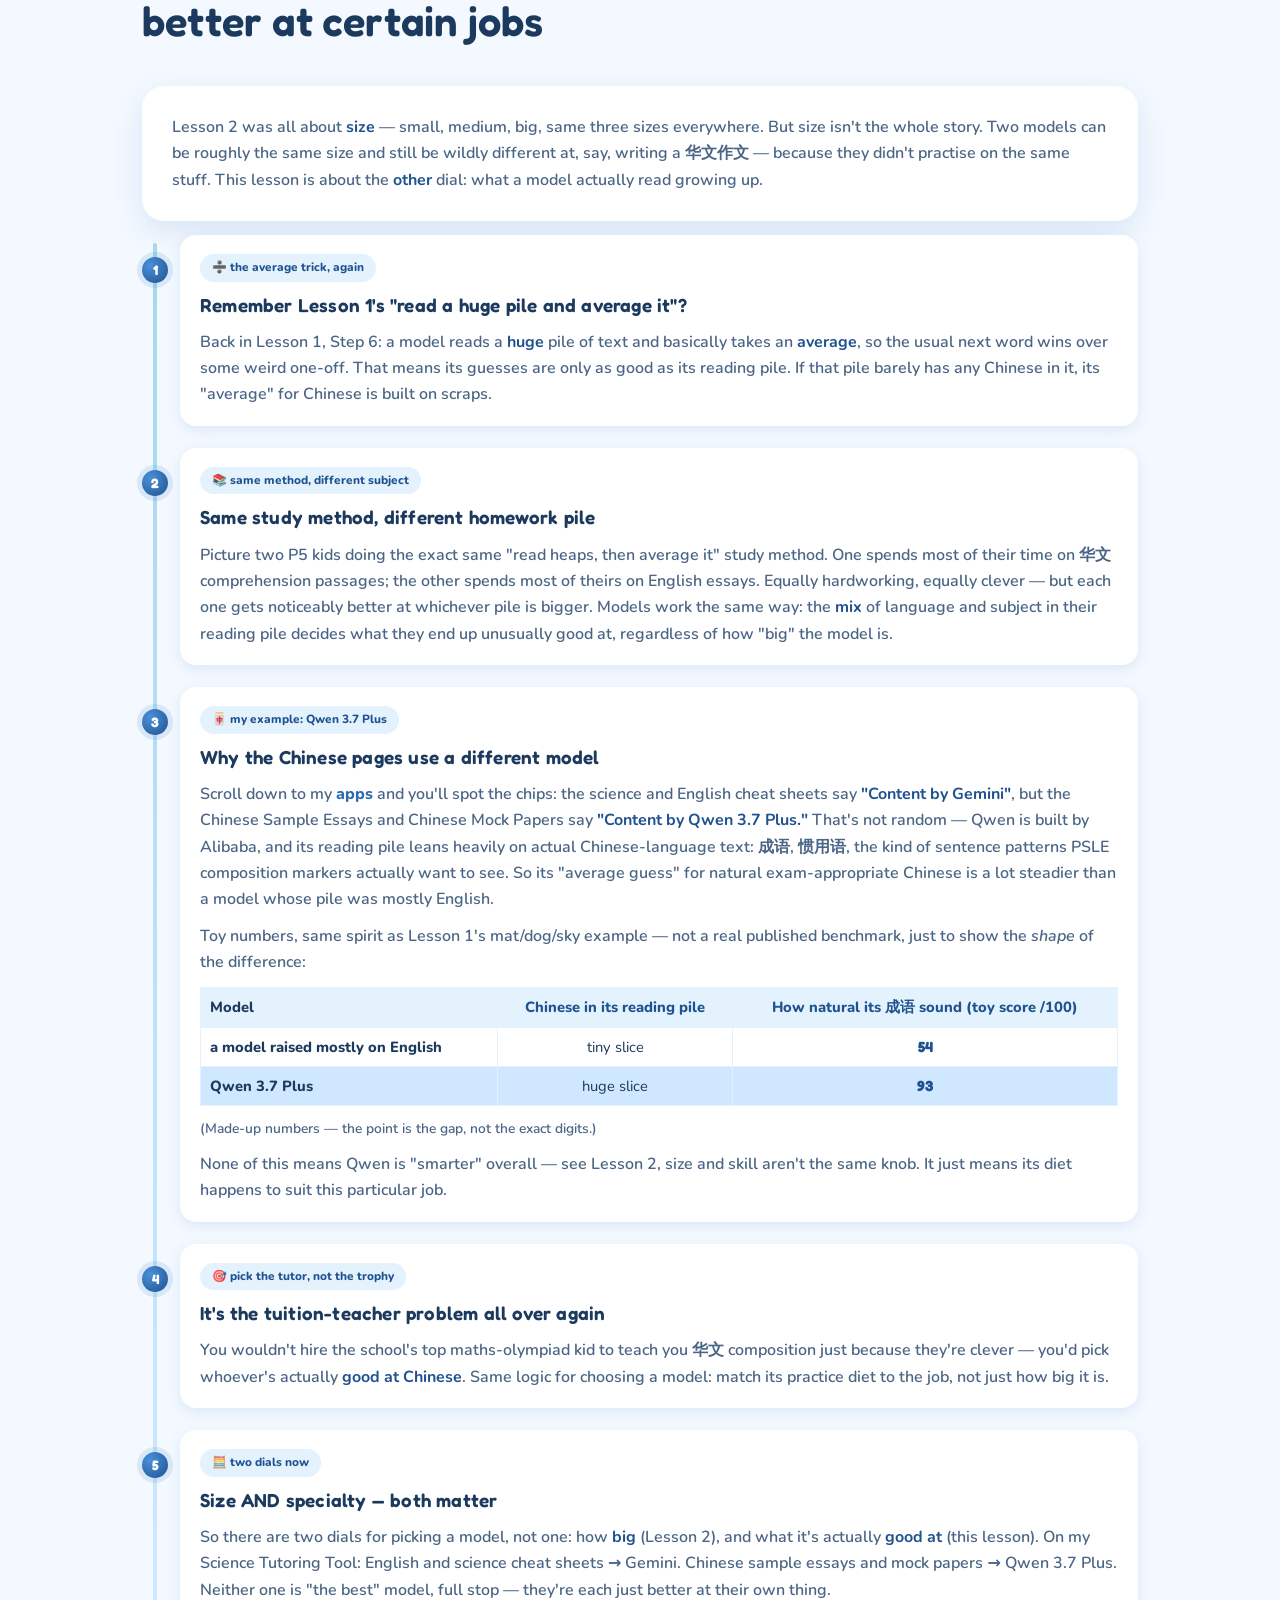
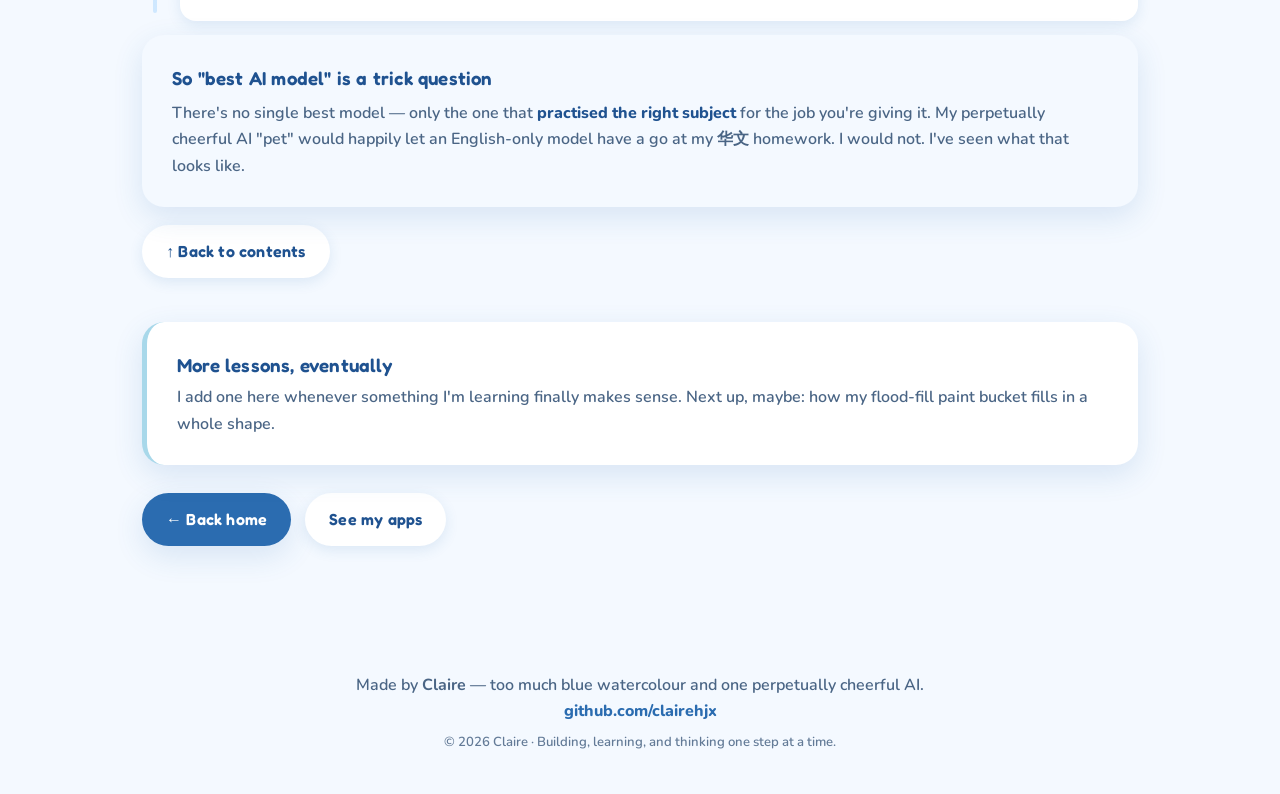
<file: learn.html>
<!DOCTYPE html>
<html lang="en">
<head>
  <meta charset="UTF-8">
  <meta name="viewport" content="width=device-width, initial-scale=1.0">
  <!-- Friends-only soft password gate (runs before paint) -->
  <script src="gate.js"></script>
  <title>Learn with me · Claire</title>
  <meta name="description" content="Claire's little lessons corner. How modern AI tools really work — and how the different model sizes (and their cost) compare — explained using only PSLE maths.">

  <link rel="preconnect" href="https://fonts.googleapis.com">
  <link rel="preconnect" href="https://fonts.gstatic.com" crossorigin>
  <link href="https://fonts.googleapis.com/css2?family=Fredoka:wght@500;600;700&family=Nunito:wght@600;700;800&display=swap" rel="stylesheet">

  <link rel="stylesheet" href="styles.css">
  <link rel="icon" href="data:image/svg+xml,%3Csvg xmlns='http://www.w3.org/2000/svg' viewBox='0 0 32 32'%3E%3Ccircle cx='16' cy='16' r='13' fill='%234a90d9'/%3E%3Ccircle cx='11' cy='12' r='4' fill='%23cfe8ff'/%3E%3C/svg%3E">

  <!-- Page-specific styling for the lessons (built on the shared blue tokens) -->
  <style>
    .ls-hero { padding: 60px 0 24px; }
    .ls-hero h1 { font-size: clamp(2.1rem, 5.5vw, 3.4rem); }

    /* Lesson table of contents */
    .ls-index { margin-bottom: 30px; scroll-margin-top: 84px; }
    .ls-index h3 { color: var(--blue-deep); margin-bottom: 10px; }
    .ls-toc { list-style: none; margin: 0; padding: 0; display: flex; flex-direction: column; gap: 9px; }
    .ls-toc a {
      display: flex; align-items: center; gap: 12px;
      background: var(--mist); border-radius: 12px; padding: 12px 15px;
      font-weight: 700; color: var(--ink); transition: transform .15s ease, background .15s ease;
    }
    .ls-toc a:hover { background: var(--wash); transform: translateX(3px); }
    .ls-toc-num {
      width: 26px; height: 26px; flex-shrink: 0; display: grid; place-items: center;
      background: var(--blue); color: #fff; font-weight: 800; font-size: 0.85rem;
      border-radius: 999px; font-family: 'Fredoka','Nunito',sans-serif;
    }

    /* A lesson block */
    .lesson { margin-bottom: 44px; scroll-margin-top: 84px; }
    .ls-intro { margin-bottom: 8px; }
    .ls-intro p { color: var(--ink-soft); font-weight: 600; }
    .ls-intro strong { color: var(--blue-deep); }

    /* Steps on a watercolour timeline (mirrors the science-workflow page) */
    .ls-steps { position: relative; padding-left: 38px; margin-top: 14px; }
    .ls-steps::before {
      content: ""; position: absolute; left: 11px; top: 8px; bottom: 8px;
      width: 4px; border-radius: 4px; background: linear-gradient(var(--sky), var(--wash));
    }
    .ls-step { position: relative; margin-bottom: 22px; }
    .ls-step:last-child { margin-bottom: 0; }
    .ls-step::before {
      content: ""; position: absolute; left: -38px; top: 22px;
      width: 26px; height: 26px; border-radius: 50%;
      background: radial-gradient(circle at 32% 32%, var(--blue-bright), var(--blue-deep));
      box-shadow: 0 0 0 5px rgba(74,144,217,0.16);
    }
    .ls-step .num {
      position: absolute; left: -38px; top: 22px; width: 26px; height: 26px;
      display: grid; place-items: center; color: #fff; font-weight: 800;
      font-size: 0.85rem; font-family: 'Fredoka','Nunito',sans-serif; z-index: 2;
    }
    .ls-card { background: var(--card); border-radius: 16px; box-shadow: var(--shadow-sm); padding: 18px 20px; }
    .ls-card h3 { font-size: 1.18rem; color: var(--ink); margin-bottom: 8px; }
    .ls-card p { color: var(--ink-soft); font-weight: 600; }
    .ls-card p + p { margin-top: 10px; }
    .ls-card strong { color: var(--blue-deep); }
    .ls-card a { font-weight: 800; }

    /* Little pill naming the maths used in a step */
    .ls-tag {
      display: inline-block; margin-bottom: 8px;
      font-weight: 800; font-size: 0.74rem; padding: 4px 12px; border-radius: 999px;
      background: var(--mist); color: var(--blue-deep);
    }

    /* Worked-sum chip, e.g. 5×8 + 5×4 = 60 */
    .calc {
      display: inline-block; margin: 2px 6px 2px 0;
      font-family: 'Fredoka','Nunito',sans-serif; font-weight: 700;
      background: var(--wash); color: var(--blue-deep);
      border-radius: 8px; padding: 3px 9px; font-size: 0.92rem;
    }

    /* Little scoring table (where the marks come from) */
    .score-table { width: 100%; border-collapse: collapse; margin: 12px 0; font-size: clamp(0.78rem, 2.6vw, 0.92rem); }
    .score-table th, .score-table td { border: 1px solid var(--mist); padding: 7px 9px; text-align: center; }
    .score-table th { background: var(--mist); color: var(--blue-deep); font-weight: 800; }
    .score-table th:first-child, .score-table td:first-child { text-align: left; font-weight: 800; color: var(--ink); }
    .score-table td:last-child { font-family: 'Fredoka','Nunito',sans-serif; font-weight: 700; color: var(--blue-deep); }
    .score-table tr.win td { background: var(--wash); }

    /* Bar-model score visual — pure divs, no images */
    .bar-model { display: flex; flex-direction: column; gap: 8px;
      background: var(--paper); border-radius: 12px; padding: 14px 16px; margin-top: 12px; }
    .bar-row { display: flex; align-items: center; gap: 10px; }
    .bar-label { min-width: 46px; font-weight: 800; color: var(--ink); }
    .bar-track { flex: 1; height: 26px; background: var(--mist); border-radius: 999px; overflow: hidden; }
    .bar-fill {
      height: 100%; border-radius: 999px;
      background: linear-gradient(90deg, var(--blue-bright), var(--blue-deep));
      display: flex; align-items: center; justify-content: flex-end;
      padding-right: 10px; color: #fff; font-weight: 800; font-size: 0.85rem;
      min-width: 26px; box-sizing: border-box;
    }
    .bar-fill.win { background: linear-gradient(90deg, #5ea0e3, #2b6cb0); box-shadow: 0 0 0 2px rgba(74,144,217,0.25) inset; }
    .bar-cap { font-weight: 700; color: var(--ink-soft); font-size: 0.86rem; margin-top: 8px; }

    /* Tiny neural-network (relay) diagram — pure inline SVG, no image file */
    .nn { background: var(--paper); border-radius: 12px; padding: 14px 10px 6px; margin-top: 12px; text-align: center; }
    .nn svg { max-width: 100%; height: auto; }

    /* Closing "so what" callout */
    .ls-why { margin-top: 14px; background: var(--paper); }
    .ls-why h3 { color: var(--blue-deep); margin-bottom: 6px; }
    .ls-why p { color: var(--ink-soft); font-weight: 600; }
    .ls-why b { color: var(--blue-deep); font-weight: 800; }

    /* "Back to contents" link under each lesson */
    .ls-back { margin-top: 18px; }

    .ls-soon { margin-top: 30px; border-left: 5px solid var(--sky); }
    .ls-soon h3 { color: var(--blue-deep); margin-bottom: 4px; }
    .ls-soon p { color: var(--ink-soft); font-weight: 600; }

    @media (max-width: 760px) {
      .ls-steps { padding-left: 30px; }
      .ls-step::before, .ls-step .num { left: -30px; }
      .bar-label { min-width: 40px; }
    }
  </style>
</head>
<body>

  <!-- ============ NAV ============ -->
  <nav class="nav">
    <div class="wrap">
      <a class="brand" href="index.html#top"><span class="dot"></span>Claire</a>
      <div class="nav-links">
        <a href="index.html#top">← Back home</a>
        <a class="ghub" href="https://github.com/clairehjx" target="_blank" rel="noopener">GitHub ↗</a>
      </div>
    </div>
  </nav>

  <!-- ============ HERO ============ -->
  <header class="hero ls-hero" id="top">
    <span class="blob b1"></span>
    <span class="blob b3"></span>
    <div class="wrap">
      <span class="eyebrow">Learn with me</span>
      <h1>Things I've been<br>figuring out</h1>
      <p class="tagline">When something I'm learning finally <em>clicks</em>, I write it down here — as simply as I can, using only the maths I already know from school.</p>
    </div>
  </header>

  <main>
    <section>
      <div class="wrap">

        <!-- Lesson index -->
        <div class="card ls-index reveal" id="toc">
          <h3>My lessons so far</h3>
          <ul class="ls-toc">
            <li><a href="#lesson-1"><span class="ls-toc-num">1</span> How AI works (and what an &ldquo;LLM&rdquo; really is)</a></li>
            <li><a href="#lesson-2"><span class="ls-toc-num">2</span> What's the difference between models?</a></li>
            <li><a href="#lesson-3"><span class="ls-toc-num">3</span> Why some models are better at certain jobs</a></li>
          </ul>
        </div>

        <!-- ===== LESSON 1 ===== -->
        <article class="lesson" id="lesson-1">
          <div class="section-head reveal">
            <span class="kicker">Lesson 1 · only PSLE maths inside</span>
            <h2>How AI works (and what<br>an &ldquo;LLM&rdquo; really is)</h2>
          </div>

          <div class="card ls-intro reveal">
            <p>Everyone says AI is super complicated. Mostly it isn't — the heart of it is maths I <strong>already know</strong>: multiplying, adding, percentages, averages, and the <strong>guess-and-check</strong> trick from school. A tool like the one I build with is really just a giant <strong>next-word guesser</strong>. Every number below, you can check yourself — and by the end you'll know exactly what those three letters, <strong>LLM</strong>, stand for.</p>
          </div>

          <div class="ls-steps">

            <!-- Step 1 -->
            <div class="ls-step reveal">
              <span class="num">1</span>
              <div class="ls-card">
                <span class="ls-tag">🔮 the big idea</span>
                <h3>It's just guessing the next word</h3>
                <p>When you type <strong>"The cat sat on the ___"</strong>, the AI doesn't actually <em>know</em> the answer. It just <strong>guesses which word comes next</strong> — then adds it, guesses the next one, and the next, until there's a whole sentence. That's the big secret: one little guess at a time.</p>
              </div>
            </div>

            <!-- Step 2 -->
            <div class="ls-step reveal">
              <span class="num">2</span>
              <div class="ls-card">
                <span class="ls-tag">✖️➕ multiply, add, compare</span>
                <h3>It gives each word points — out of 100</h3>
                <p>To score a word, it checks the word against a few <strong>clues</strong> and gives each clue a <strong>mark out of 10</strong> — how well the word fits that clue. Each clue also has an <strong>importance number</strong> (grown-ups call it a "weight") that says how much that clue counts. A word's <strong>points = each mark × its clue's importance, all added together</strong>. That's the whole sum.</p>
                <p>Let's try <strong>"The cat sat on the ___"</strong> with just two clues — and we'll say both clues matter the same, <strong>importance 5</strong>:</p>
                <p>Clue A — <em>does it fit "sat <strong>on</strong> the…"?</em> &nbsp;·&nbsp; Clue B — <em>does it sound like a sentence about a cat?</em></p>
                <table class="score-table">
                  <thead><tr><th>Word</th><th>Clue A mark</th><th>Clue B mark</th><th>Points = 5×A + 5×B</th></tr></thead>
                  <tbody>
                    <tr class="win"><td>mat</td><td>8</td><td>4</td><td>5×8 + 5×4 = 60</td></tr>
                    <tr><td>dog</td><td>4</td><td>2</td><td>5×4 + 5×2 = 30</td></tr>
                    <tr><td>sky</td><td>1</td><td>1</td><td>5×1 + 5×1 = 10</td></tr>
                  </tbody>
                </table>
                <p>Walk through <strong>mat</strong>: it fits "on" really well, so Clue A scores <strong>8</strong>; it's fairly cat-ish, so Clue B scores <strong>4</strong>. Multiply each mark by the importance (5) and add: <strong>5×8 + 5×4 = 40 + 20 = 60</strong>. Do the same for the others, and <strong>mat</strong> comes out on top. Just multiplying and adding — no magic.</p>
                <p>To compare the three easily, turn the points into <strong>percentages</strong> ("out of 100"). They already add up to <strong>60 + 30 + 10 = 100</strong>, so mat = <strong>60%</strong>, dog = <strong>30%</strong>, sky = <strong>10%</strong> — and the highest usually wins.</p>
                <div class="bar-model">
                  <div class="bar-row"><span class="bar-label">mat</span><div class="bar-track"><div class="bar-fill win" style="width:60%">60%</div></div></div>
                  <div class="bar-row"><span class="bar-label">dog</span><div class="bar-track"><div class="bar-fill" style="width:30%">30%</div></div></div>
                  <div class="bar-row"><span class="bar-label">sky</span><div class="bar-track"><div class="bar-fill" style="width:10%">10%</div></div></div>
                </div>
                <p class="bar-cap">(My points already added up to 100. When they don't, you just scale them so they do — like making a fraction out of 100.)</p>
              </div>
            </div>

            <!-- Step 3 -->
            <div class="ls-step reveal">
              <span class="num">3</span>
              <div class="ls-card">
                <span class="ls-tag">🚪 the gate &amp; teamwork</span>
                <h3>Two bits I skipped: a gate, and teamwork</h3>
                <p>Real models add one move to that points sum. After everything's added up, the total goes through a tiny rule called an <strong>activation function</strong> — basically a <strong>gate</strong>. The simplest one just says: <em>"if the total comes out negative, call it 0; otherwise keep it."</em> Weak signals get blocked; strong ones pass through.</p>
                <p>Why bother? Because adding sums on top of sums is still just… one big sum — a straight line. The gate lets the model <strong>bend</strong>, so it can catch trickier patterns, like "only count Clue B <em>if</em> Clue A is there too."</p>
                <p>And the importance numbers don't work alone. The answer from one little sum becomes a <strong>clue for the next batch</strong> of sums — layer after layer, like a relay race passing a baton. So the numbers <strong>team up</strong>: nudge one and everything downstream shifts. Wire enough of these little sum-and-gate units together in layers like this and you've built the thing everyone's heard of — a <strong>neural network</strong>. Fancy name; same maths.</p>
                <div class="nn">
                  <svg viewBox="0 0 380 150" role="img" aria-label="A small neural network: two clue inputs feed a middle layer of three units, which feed three word-score outputs (mat, dog, sky), every unit wired to the next layer like a relay.">
                    <!-- edges: inputs → middle -->
                    <g stroke="#4a90d9" stroke-width="1.4" opacity="0.3">
                      <line x1="80" y1="55" x2="190" y2="40"/><line x1="80" y1="55" x2="190" y2="75"/><line x1="80" y1="55" x2="190" y2="110"/>
                      <line x1="80" y1="105" x2="190" y2="40"/><line x1="80" y1="105" x2="190" y2="75"/><line x1="80" y1="105" x2="190" y2="110"/>
                      <!-- edges: middle → outputs -->
                      <line x1="190" y1="40" x2="300" y2="40"/><line x1="190" y1="40" x2="300" y2="75"/><line x1="190" y1="40" x2="300" y2="110"/>
                      <line x1="190" y1="75" x2="300" y2="40"/><line x1="190" y1="75" x2="300" y2="75"/><line x1="190" y1="75" x2="300" y2="110"/>
                      <line x1="190" y1="110" x2="300" y2="40"/><line x1="190" y1="110" x2="300" y2="75"/><line x1="190" y1="110" x2="300" y2="110"/>
                    </g>
                    <!-- nodes -->
                    <g stroke="#ffffff" stroke-width="1.5">
                      <circle cx="80" cy="55" r="11" fill="#a8d8ea"/><circle cx="80" cy="105" r="11" fill="#a8d8ea"/>
                      <circle cx="190" cy="40" r="11" fill="#4a90d9"/><circle cx="190" cy="75" r="11" fill="#4a90d9"/><circle cx="190" cy="110" r="11" fill="#4a90d9"/>
                      <circle cx="300" cy="40" r="11" fill="#2b6cb0"/><circle cx="300" cy="75" r="11" fill="#2b6cb0"/><circle cx="300" cy="110" r="11" fill="#2b6cb0"/>
                    </g>
                    <!-- labels -->
                    <g fill="#4a6585" font-family="Nunito, sans-serif" font-size="12" font-weight="700">
                      <text x="64" y="59" text-anchor="end">Clue A</text>
                      <text x="64" y="109" text-anchor="end">Clue B</text>
                      <text x="316" y="44" text-anchor="start">mat</text>
                      <text x="316" y="79" text-anchor="start">dog</text>
                      <text x="316" y="114" text-anchor="start">sky</text>
                    </g>
                  </svg>
                </div>
                <p class="bar-cap">A relay of little sum-and-gate units, wired in layers — that's a neural network. (Here: the 2 clues → a middle layer → the three word scores.)</p>
              </div>
            </div>

            <!-- Step 4 -->
            <div class="ls-step reveal">
              <span class="num">4</span>
              <div class="ls-card">
                <span class="ls-tag">🔢 words → numbers</span>
                <h3>It doesn't actually read word by word</h3>
                <p>You probably picture the AI reading left to right, one word at a time, like we do. It doesn't. Before it guesses anything, it turns the <strong>whole group of words</strong> into <strong>numbers</strong> — a machine-readable code that captures what they <em>mean</em> and how they relate (so "cat" and "kitten" end up with similar numbers).</p>
                <p>Why turn words into numbers? Because computers are brilliant at doing <strong>masses of sums at the same time</strong>. As numbers, the AI can crunch the <strong>whole group of words at once</strong> — all in parallel — instead of plodding through them one by one. That's a big reason these tools feel so fast.</p>
              </div>
            </div>

            <!-- Step 5 -->
            <div class="ls-step reveal">
              <span class="num">5</span>
              <div class="ls-card">
                <span class="ls-tag">🔁 guess &amp; check</span>
                <h3>How did it get good? Guess and check — millions of times</h3>
                <p>Here's the clever part: those importance numbers didn't start out smart — they began as <strong>random guesses</strong>. The AI reads a real sentence where it already knows the true next word, sees <strong>how wrong</strong> it was, and <strong>nudges</strong> the numbers a little less wrong. Then again. And again. It's literally the <strong>guess-and-check</strong> method from maths class — just done millions of times.</p>
                <p>Watch the mistakes shrink as it practises (how wrong it is, out of 100):</p>
                <div class="bar-model">
                  <div class="bar-row"><span class="bar-label">start</span><div class="bar-track"><div class="bar-fill" style="width:90%">90</div></div></div>
                  <div class="bar-row"><span class="bar-label">later</span><div class="bar-track"><div class="bar-fill" style="width:40%">40</div></div></div>
                  <div class="bar-row"><span class="bar-label">lots!</span><div class="bar-track"><div class="bar-fill win" style="width:5%">5</div></div></div>
                </div>
                <p class="bar-cap">Smaller bar = fewer mistakes. More practice → less wrong.</p>
              </div>
            </div>

            <!-- Step 6 -->
            <div class="ls-step reveal">
              <span class="num">6</span>
              <div class="ls-card">
                <span class="ls-tag">➗ average</span>
                <h3>Why it reads SO much</h3>
                <p>To get those numbers right, it can't just learn from one sentence — one sentence might be weird or unusual. So it reads a <strong>huge</strong> number of them and basically takes an <strong>average</strong>, so the <strong>usual</strong> next word wins instead of a strange one-off.</p>
                <p>For example: if <strong>"mat"</strong> came next in <strong>8 out of 10</strong> cat-sentences, that's a strong average — so "mat" is the safe guess. More examples → a steadier average → better guesses.</p>
              </div>
            </div>

            <!-- Step 7 -->
            <div class="ls-step reveal">
              <span class="num">7</span>
              <div class="ls-card">
                <span class="ls-tag">🚀 scale</span>
                <h3>It's the same maths — just BIGGER</h3>
                <p>A real AI tool does <strong>exactly</strong> this: list the choices, multiply each clue by its importance, add them up, turn it into percentages, and learn the importance numbers by guess-and-check. The only difference is <strong>how many</strong> numbers — not 2 clues, but <strong>millions</strong> of them.</p>
              </div>
            </div>

            <!-- Step 8 -->
            <div class="ls-step reveal">
              <span class="num">8</span>
              <div class="ls-card">
                <span class="ls-tag">🧩 model = a good-enough copy</span>
                <h3>So what's an "LLM"? Start with M — Model</h3>
                <p>People throw the word <strong>"LLM"</strong> around like everyone just knows it. It's three words — <strong>Large Language Model</strong> — and you've basically already met it. Start at the end: a <strong>model</strong> is a simplified copy of something real that's still useful — a model aeroplane, or the weather model that guesses if it'll rain. Not the whole thing, just enough to work. An LLM is a <strong>model of how language usually goes</strong> — a copy of the patterns in writing.</p>
              </div>
            </div>

            <!-- Step 9 -->
            <div class="ls-step reveal">
              <span class="num">9</span>
              <div class="ls-card">
                <span class="ls-tag">📈 large means LARGE</span>
                <h3>The big L is for Large — and it means it</h3>
                <p>It's large in two ways: it <strong>learned from a giant pile of writing</strong> — billions of words — and it holds a giant pile of those <strong>importance numbers</strong> from the steps above, <strong>millions to billions</strong> of them.</p>
                <p>How big is a billion, really? If you read <strong>one word a second</strong> and never stopped to sleep:</p>
                <p><span class="calc">1,000,000,000 words ÷ 1 per second ≈ 32 YEARS</span></p>
                <p>…just to read a billion words once. An LLM trains on <em>way</em> more than that. So yes — large.</p>
              </div>
            </div>

            <!-- Step 10 -->
            <div class="ls-step reveal">
              <span class="num">10</span>
              <div class="ls-card">
                <span class="ls-tag">🧠 put it together</span>
                <h3>Stick the three words back together</h3>
                <p>The middle <strong>L is for Language</strong> — it works in <strong>words</strong>: you give it some, it gives some back, exactly the next-word guessing from the steps above. So an LLM is a <strong>Model</strong> (a good-enough copy) of <strong>Language</strong> (words), made <strong>Large</strong> (tons of writing, tons of importance numbers). That's it — the same guesser from Step 1, scaled up enormously. That scale is the whole reason it can write stories, answer questions, and help me code.</p>
              </div>
            </div>

            <!-- Step 11 -->
            <div class="ls-step reveal">
              <span class="num">11</span>
              <div class="ls-card">
                <span class="ls-tag">⚠️ it doesn't actually KNOW</span>
                <h3>What it ISN'T</h3>
                <p>The bit people forget: an LLM doesn't truly <strong>know</strong> facts, and it isn't thinking like a person. It's guessing the most likely-sounding words — which means it can be confidently, cheerfully <strong>WRONG</strong>. (My perpetually cheerful AI "pet" will happily tell me complete nonsense with a straight face.) So I always double-check it. No feelings, no magic — just maths.</p>
              </div>
            </div>

          </div>

          <!-- Closing callout -->
          <div class="card ls-why reveal">
            <h3>So "AI" and "LLM" aren't magic spells</h3>
            <p>The maths I learn at school — <b>multiplying, adding, percentages, averages, and guess-and-check</b> — really <i>is</i> the engine inside AI. And "LLM" is just three honest words: a <b>Large</b> <b>Language</b> <b>Model</b>. Same small sums as Step 1, only an absolutely enormous number of them. Clever? Definitely. Magic? No. Actually thinking? Also no.</p>
          </div>

          <div class="ls-back reveal">
            <a class="btn btn-ghost" href="#toc">↑ Back to contents</a>
          </div>
        </article>

        <!-- ===== LESSON 2 ===== -->
        <article class="lesson" id="lesson-2">
          <div class="section-head reveal">
            <span class="kicker">Lesson 2 · still only PSLE maths</span>
            <h2>What's the difference<br>between models?</h2>
          </div>

          <div class="card ls-intro reveal">
            <p>Claude comes in three sizes — <strong>Haiku, Sonnet, Opus</strong>. Gemini too — <strong>Flash-Lite, Flash, Pro</strong>. (Yes, the names are a lot.) They're not three different kinds of magic — they're the same next-word machine from Lesson 1, built in three sizes. Knowing which one to grab is mostly about one thing: <strong>money</strong>.</p>
          </div>

          <div class="ls-steps">

            <!-- Step 1 -->
            <div class="ls-step reveal">
              <span class="num">1</span>
              <div class="ls-card">
                <span class="ls-tag">🏷️ small · medium · big</span>
                <h3>Every brand sells the same three sizes</h3>
                <p>Once you spot the pattern you can't unsee it. Each company sells a small, a medium, and a big version of its model:</p>
                <p>
                  <span class="calc">Claude: Haiku · Sonnet · Opus</span>
                  <span class="calc">Gemini: Flash-Lite · Flash · Pro</span>
                </p>
                <p>Left = small (quick, cheap, less clever). Right = big (slower, pricier, cleverer). Same idea, two brands. The catch: you don't <em>always</em> want the big one — see the last step.</p>
              </div>
            </div>

            <!-- Step 2 -->
            <div class="ls-step reveal">
              <span class="num">2</span>
              <div class="ls-card">
                <span class="ls-tag">✖️➕ more sums</span>
                <h3>The maths difference: how many sums</h3>
                <p>Remember the <strong>importance numbers</strong> from Lesson 1 — the ones you multiply and add to score each word? A bigger model simply has <strong>WAY more of them</strong>. More numbers means more multiplying-and-adding for <em>every single word</em> it guesses. More sums → cleverer guesses, but also slower and more expensive. That's the whole trade: bigger brain, bigger electricity bill.</p>
              </div>
            </div>

            <!-- Step 3 -->
            <div class="ls-step reveal">
              <span class="num">3</span>
              <div class="ls-card">
                <span class="ls-tag">🧩 tokens</span>
                <h3>What's a "token"?</h3>
                <p>A model doesn't read whole words — it chops text into <strong>tokens</strong>, little word-ish chunks. A short word like "cat" is 1 token; a long one like "watercolour" is a few; spaces and full stops count too.</p>
                <p><span class="calc">rough rule: ~4 letters ≈ 1 token</span></p>
                <p>And here's the money bit: you pay <strong>per token</strong> — for what you put <strong>IN</strong> (your question) <em>and</em> what it writes <strong>OUT</strong> (its answer).</p>
              </div>
            </div>

            <!-- Step 4 -->
            <div class="ls-step reveal">
              <span class="num">4</span>
              <div class="ls-card">
                <span class="ls-tag">💰 one more multiply</span>
                <h3>Why one costs more than another</h3>
                <p>Your bill is just another multiply you already know how to do:</p>
                <p><span class="calc">how many tokens × price per token = cost</span></p>
                <p>Two things push it up: <strong>more tokens</strong> (a long question and a long answer), and a <strong>bigger model</strong> — which charges more <em>per token</em>, because each token drags along all those extra sums from Step 2. Put together, the big model can cost roughly:</p>
                <p><span class="calc">big ≈ 10–30× the small one, per word</span></p>
              </div>
            </div>

            <!-- Step 5 -->
            <div class="ls-step reveal">
              <span class="num">5</span>
              <div class="ls-card">
                <span class="ls-tag">🧠 a second dial: thinking level</span>
                <h3>What "changing the thinking level" means</h3>
                <p>Model <em>size</em> isn't the only dial. Most newer models also let you set a <strong>thinking level</strong> — how much <strong>working-out</strong> the model does <em>before</em> it answers. It's the difference between blurting "7 × 8 = 56" off the top of your head and <strong>showing your full working</strong> on a hard word problem.</p>
                <p>Turn it <strong>down</strong> (some call the lowest setting "minimal") and it just gives its first guess — fast and cheap. Turn it <strong>up</strong> ("high") and it first scribbles loads of <em>hidden</em> working-out — extra <strong>thinking tokens</strong>, which (remember Step 4) you also pay for — and that makes it much better at tricky problems, but slower and pricier.</p>
                <p>Same brain either way. You're only choosing <strong>how hard it bothers to think</strong> — so you can save the deep thinking for the jobs that actually need it.</p>
              </div>
            </div>

            <!-- Step 6 -->
            <div class="ls-step reveal">
              <span class="num">6</span>
              <div class="ls-card">
                <span class="ls-tag">🧮 right-size it</span>
                <h3>How I keep my AI bill down</h3>
                <p>This is exactly what I had to think about in my <strong>Science Tutoring Tool</strong>. Four tricks:</p>
                <p><strong>1. Pick the smallest model that's good enough.</strong> I used <strong>Flash</strong>, not <strong>Pro</strong> — Pro is cleverer than building a cheat sheet actually needs.</p>
                <p><strong>2. Turn thinking DOWN on the easy steps.</strong> Checking a question barely needs thought; only the writing step thinks hard.</p>
                <p><strong>3. Keep questions short</strong> — fewer tokens IN.</p>
                <p><strong>4. CACHE.</strong> Once my tool makes a cheat sheet, it saves it — so running it again costs nothing. Never pay twice for the same answer.</p>
                <p>(All of that is on the <a href="science-workflow.html">how my tool works</a> page.)</p>
              </div>
            </div>

          </div>

          <!-- Closing callout -->
          <div class="card ls-why reveal">
            <h3>So bigger isn't "better" — it's just bigger</h3>
            <p>The skill isn't grabbing the biggest, cleverest model every time. It's <b>matching the model — and how hard it thinks — to the job</b> in front of you. Which, when you think about it, is just problem solving. (My perpetually cheerful AI "pet" would happily fire up Opus to work out 2 + 2. I would not.)</p>
          </div>

          <div class="ls-back reveal">
            <a class="btn btn-ghost" href="#toc">↑ Back to contents</a>
          </div>
        </article>

        <!-- ===== LESSON 3 ===== -->
        <article class="lesson" id="lesson-3">
          <div class="section-head reveal">
            <span class="kicker">Lesson 3 · same averages, different homework</span>
            <h2>Why some models are<br>better at certain jobs</h2>
          </div>

          <div class="card ls-intro reveal">
            <p>Lesson 2 was all about <strong>size</strong> — small, medium, big, same three sizes everywhere. But size isn't the whole story. Two models can be roughly the same size and still be wildly different at, say, writing a 华文作文 — because they didn't practise on the same stuff. This lesson is about the <strong>other</strong> dial: what a model actually read growing up.</p>
          </div>

          <div class="ls-steps">

            <!-- Step 1 -->
            <div class="ls-step reveal">
              <span class="num">1</span>
              <div class="ls-card">
                <span class="ls-tag">➗ the average trick, again</span>
                <h3>Remember Lesson 1's "read a huge pile and average it"?</h3>
                <p>Back in Lesson 1, Step 6: a model reads a <strong>huge</strong> pile of text and basically takes an <strong>average</strong>, so the usual next word wins over some weird one-off. That means its guesses are only as good as its reading pile. If that pile barely has any Chinese in it, its "average" for Chinese is built on scraps.</p>
              </div>
            </div>

            <!-- Step 2 -->
            <div class="ls-step reveal">
              <span class="num">2</span>
              <div class="ls-card">
                <span class="ls-tag">📚 same method, different subject</span>
                <h3>Same study method, different homework pile</h3>
                <p>Picture two P5 kids doing the exact same "read heaps, then average it" study method. One spends most of their time on 华文 comprehension passages; the other spends most of theirs on English essays. Equally hardworking, equally clever — but each one gets noticeably better at whichever pile is bigger. Models work the same way: the <strong>mix</strong> of language and subject in their reading pile decides what they end up unusually good at, regardless of how "big" the model is.</p>
              </div>
            </div>

            <!-- Step 3 -->
            <div class="ls-step reveal">
              <span class="num">3</span>
              <div class="ls-card">
                <span class="ls-tag">🀄 my example: Qwen 3.7 Plus</span>
                <h3>Why the Chinese pages use a different model</h3>
                <p>Scroll down to my <a href="index.html#apps">apps</a> and you'll spot the chips: the science and English cheat sheets say <strong>"Content by Gemini"</strong>, but the Chinese Sample Essays and Chinese Mock Papers say <strong>"Content by Qwen 3.7 Plus."</strong> That's not random — Qwen is built by Alibaba, and its reading pile leans heavily on actual Chinese-language text: 成语, 惯用语, the kind of sentence patterns PSLE composition markers actually want to see. So its "average guess" for natural exam-appropriate Chinese is a lot steadier than a model whose pile was mostly English.</p>
                <p>Toy numbers, same spirit as Lesson 1's mat/dog/sky example — not a real published benchmark, just to show the <em>shape</em> of the difference:</p>
                <table class="score-table">
                  <thead><tr><th>Model</th><th>Chinese in its reading pile</th><th>How natural its 成语 sound (toy score /100)</th></tr></thead>
                  <tbody>
                    <tr><td>a model raised mostly on English</td><td>tiny slice</td><td>54</td></tr>
                    <tr class="win"><td>Qwen 3.7 Plus</td><td>huge slice</td><td>93</td></tr>
                  </tbody>
                </table>
                <p class="bar-cap">(Made-up numbers — the point is the gap, not the exact digits.)</p>
                <p>None of this means Qwen is "smarter" overall — see Lesson 2, size and skill aren't the same knob. It just means its diet happens to suit this particular job.</p>
              </div>
            </div>

            <!-- Step 4 -->
            <div class="ls-step reveal">
              <span class="num">4</span>
              <div class="ls-card">
                <span class="ls-tag">🎯 pick the tutor, not the trophy</span>
                <h3>It's the tuition-teacher problem all over again</h3>
                <p>You wouldn't hire the school's top maths-olympiad kid to teach you 华文 composition just because they're clever — you'd pick whoever's actually <strong>good at Chinese</strong>. Same logic for choosing a model: match its practice diet to the job, not just how big it is.</p>
              </div>
            </div>

            <!-- Step 5 -->
            <div class="ls-step reveal">
              <span class="num">5</span>
              <div class="ls-card">
                <span class="ls-tag">🧮 two dials now</span>
                <h3>Size AND specialty — both matter</h3>
                <p>So there are two dials for picking a model, not one: how <strong>big</strong> (Lesson 2), and what it's actually <strong>good at</strong> (this lesson). On my Science Tutoring Tool: English and science cheat sheets → Gemini. Chinese sample essays and mock papers → Qwen 3.7 Plus. Neither one is "the best" model, full stop — they're each just better at their own thing.</p>
              </div>
            </div>

          </div>

          <!-- Closing callout -->
          <div class="card ls-why reveal">
            <h3>So "best AI model" is a trick question</h3>
            <p>There's no single best model — only the one that <b>practised the right subject</b> for the job you're giving it. My perpetually cheerful AI "pet" would happily let an English-only model have a go at my 华文 homework. I would not. I've seen what that looks like.</p>
          </div>

          <div class="ls-back reveal">
            <a class="btn btn-ghost" href="#toc">↑ Back to contents</a>
          </div>
        </article>

        <!-- More lessons coming soon -->
        <div class="card ls-soon reveal">
          <h3>More lessons, eventually</h3>
          <p>I add one here whenever something I'm learning finally makes sense. Next up, maybe: how my flood-fill paint bucket fills in a whole shape.</p>
        </div>

        <!-- Closing buttons -->
        <div class="hero-btns reveal" style="margin-top:28px">
          <a class="btn btn-primary" href="index.html#top">← Back home</a>
          <a class="btn btn-ghost" href="index.html#apps">See my apps</a>
        </div>

      </div>
    </section>
  </main>

  <!-- ============ FOOTER ============ -->
  <footer class="footer">
    <div class="wrap">
      <p>Made by <strong>Claire</strong> — too much blue watercolour and one perpetually cheerful AI.</p>
      <p><a href="https://github.com/clairehjx" target="_blank" rel="noopener">github.com/clairehjx</a></p>
      <p class="small">© <span id="year"></span> Claire · Building, learning, and thinking one step at a time.</p>
    </div>
  </footer>

  <script src="script.js"></script>
</body>
</html>
</file>
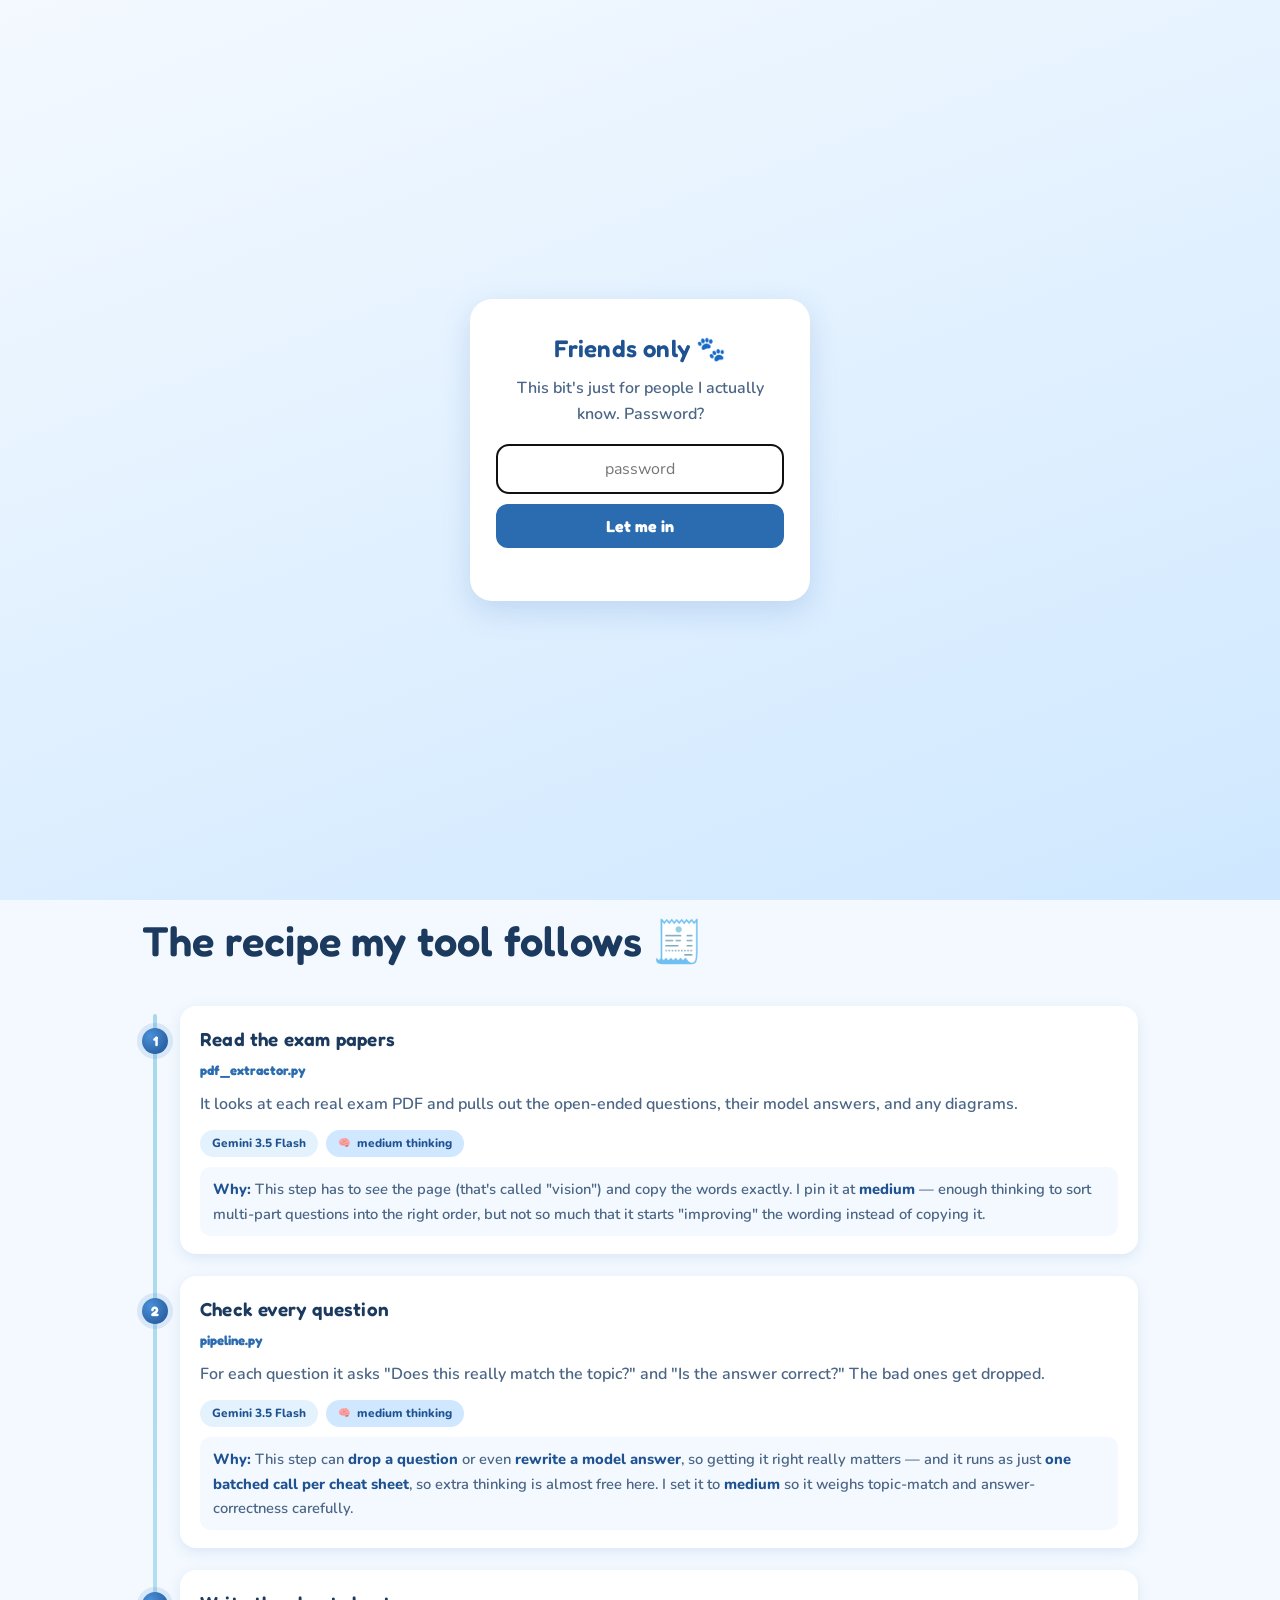
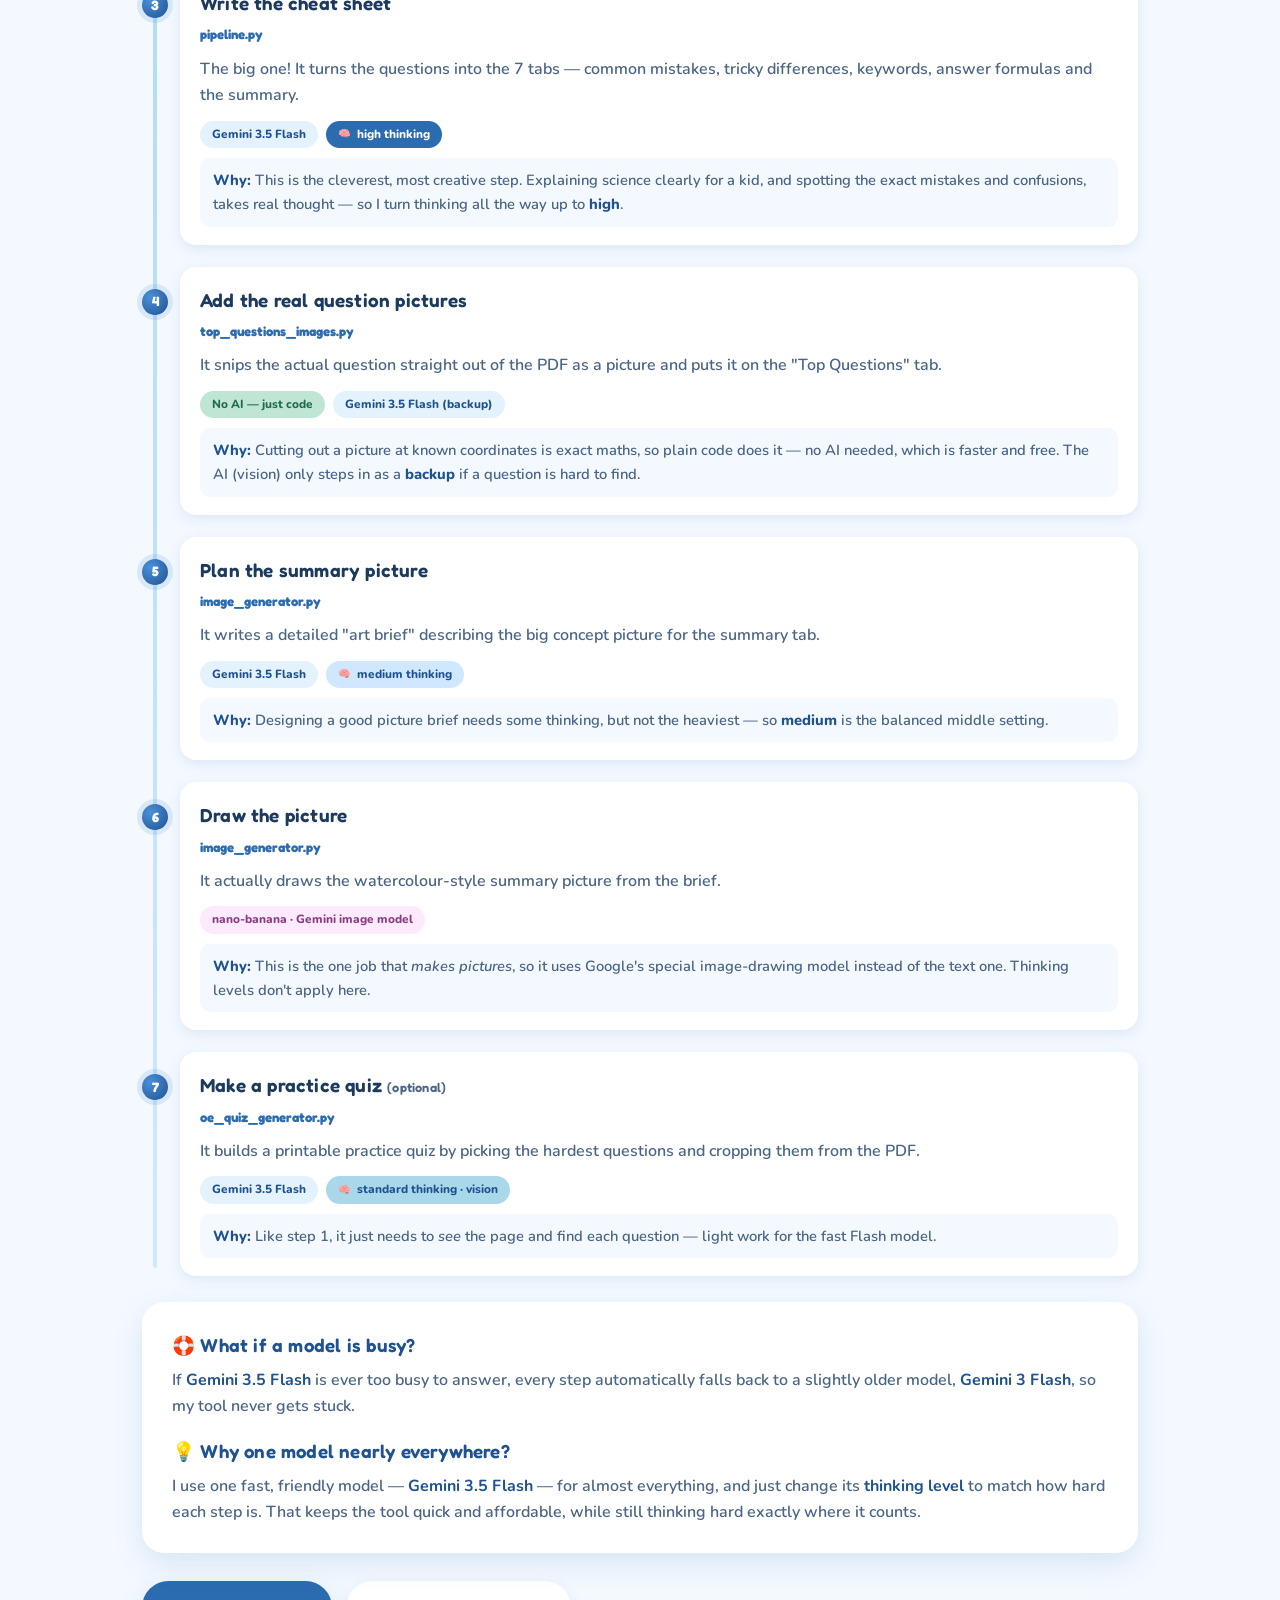
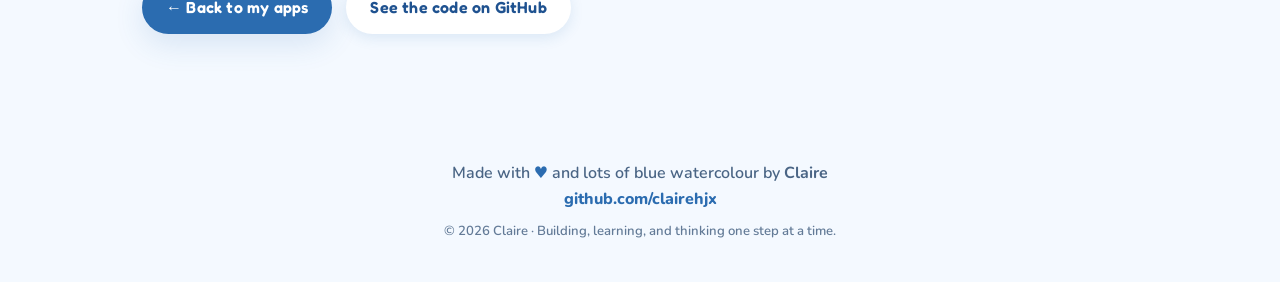
<file: science-workflow.html>
<!DOCTYPE html>
<html lang="en">
<head>
  <meta charset="UTF-8">
  <meta name="viewport" content="width=device-width, initial-scale=1.0">
  <!-- Friends-only soft password gate (runs before paint) -->
  <script src="gate.js"></script>
  <title>How my Science Tutoring Tool works · Claire</title>
  <meta name="description" content="A peek under the hood of Claire's Science Tutoring Tool — the steps it follows, and which AI model and thinking level each step uses, and why.">

  <link rel="preconnect" href="https://fonts.googleapis.com">
  <link rel="preconnect" href="https://fonts.gstatic.com" crossorigin>
  <link href="https://fonts.googleapis.com/css2?family=Fredoka:wght@500;600;700&family=Nunito:wght@600;700;800&display=swap" rel="stylesheet">

  <link rel="stylesheet" href="styles.css">
  <link rel="icon" href="data:image/svg+xml,%3Csvg xmlns='http://www.w3.org/2000/svg' viewBox='0 0 32 32'%3E%3Ccircle cx='16' cy='16' r='13' fill='%234a90d9'/%3E%3Ccircle cx='11' cy='12' r='4' fill='%23cfe8ff'/%3E%3C/svg%3E">

  <!-- Page-specific styling for the workflow steps & badges (built on the shared blue tokens) -->
  <style>
    .wf-hero { padding: 60px 0 24px; }
    .wf-hero h1 { font-size: clamp(2.1rem, 5.5vw, 3.4rem); }
    .back-link { font-weight: 800; color: var(--ink-soft); }
    .back-link:hover { color: var(--blue-deep); }

    /* Legend: what the thinking levels mean */
    .legend { margin-bottom: 28px; }
    .legend h3 { color: var(--blue-deep); margin-bottom: 6px; }
    .legend p  { color: var(--ink-soft); font-weight: 600; margin-bottom: 14px; }
    .legend-grid { display: grid; grid-template-columns: repeat(auto-fit, minmax(180px, 1fr)); gap: 12px; }
    .legend-item {
      background: var(--mist); border-radius: 14px; padding: 13px 15px;
      border-left: 4px solid var(--blue-bright);
    }
    .legend-item strong { color: var(--blue-deep); }
    .legend-item small { display: block; color: var(--ink-soft); font-weight: 600; font-size: 0.84rem; margin-top: 2px; }

    /* Step cards laid out on a watercolour timeline */
    .wf-steps { position: relative; padding-left: 38px; margin-top: 8px; }
    .wf-steps::before {
      content: ""; position: absolute; left: 11px; top: 8px; bottom: 8px;
      width: 4px; border-radius: 4px; background: linear-gradient(var(--sky), var(--wash));
    }
    .wf-step { position: relative; margin-bottom: 22px; }
    .wf-step:last-child { margin-bottom: 0; }
    .wf-step::before {
      content: ""; position: absolute; left: -38px; top: 22px;
      width: 26px; height: 26px; border-radius: 50%;
      background: radial-gradient(circle at 32% 32%, var(--blue-bright), var(--blue-deep));
      box-shadow: 0 0 0 5px rgba(74,144,217,0.16);
    }
    .wf-step .num {
      position: absolute; left: -38px; top: 22px; width: 26px; height: 26px;
      display: grid; place-items: center; color: #fff; font-weight: 800;
      font-size: 0.85rem; font-family: 'Fredoka','Nunito',sans-serif; z-index: 2;
    }
    .wf-card { background: var(--card); border-radius: 16px; box-shadow: var(--shadow-sm); padding: 18px 20px; }
    .wf-card h3 { font-size: 1.18rem; color: var(--ink); margin-bottom: 2px; }
    .wf-file { font-size: 0.82rem; font-weight: 700; color: var(--blue); font-family: 'Fredoka','Nunito',sans-serif; }
    .wf-what { color: var(--ink-soft); font-weight: 600; margin: 8px 0 12px; }

    /* Model + thinking badges */
    .badges { display: flex; flex-wrap: wrap; gap: 8px; margin-bottom: 10px; }
    .badge {
      font-weight: 800; font-size: 0.74rem; padding: 4px 12px; border-radius: 999px;
      display: inline-flex; align-items: center; gap: 6px;
    }
    .badge.model { background: var(--mist); color: var(--blue-deep); }
    .badge.model.img { background: #fdeafc; color: #8a3d80; }
    .badge.model.none { background: var(--leaf); color: #1f6b4c; }
    .badge.think::before { content: "🧠"; font-size: 0.85em; }
    .badge.think.minimal { background: #eef5ff; color: var(--ink-soft); }
    .badge.think.medium  { background: var(--wash); color: var(--blue-deep); }
    .badge.think.high    { background: var(--blue); color: #fff; }
    .badge.think.standard{ background: var(--sky); color: var(--blue-deep); }

    .why { font-size: 0.92rem; font-weight: 600; color: var(--ink-soft);
           background: var(--paper); border-radius: 10px; padding: 10px 13px; }
    .why b { color: var(--blue-deep); font-weight: 800; }

    .wf-note { margin-top: 26px; }
    .wf-note h3 { color: var(--blue-deep); margin-bottom: 6px; }
    .wf-note p { color: var(--ink-soft); font-weight: 600; }
    .wf-note p + p { margin-top: 10px; }
    .wf-note strong { color: var(--blue-deep); }
  </style>
</head>
<body>

  <!-- ============ NAV ============ -->
  <nav class="nav">
    <div class="wrap">
      <a class="brand" href="index.html#top"><span class="dot"></span>Claire</a>
      <div class="nav-links">
        <a href="index.html#apps">← Back to my apps</a>
        <a class="ghub" href="https://github.com/clairehjx/science-tool" target="_blank" rel="noopener">See the code ↗</a>
      </div>
    </div>
  </nav>

  <!-- ============ HERO ============ -->
  <header class="hero wf-hero" id="top">
    <span class="blob b1"></span>
    <span class="blob b3"></span>
    <div class="wrap">
      <span class="eyebrow">🔬 Under the hood</span>
      <h1>How my Science<br>Tutoring Tool works</h1>
      <p class="tagline">My tool turns real exam papers into friendly cheat sheets in a few steps. The neat part: each step uses an AI <strong>thinking level</strong> that matches how hard the job is — fast for the easy bits, deep for the clever bits.</p>
    </div>
  </header>

  <main>
    <section>
      <div class="wrap">

        <!-- Legend -->
        <div class="card legend reveal">
          <h3>🧠 What's a "thinking level"?</h3>
          <p>Newer AI models can choose how hard to think before answering. I pick the level on purpose for each step — more thinking is smarter but slower and costs more, so I save it for the tricky parts.</p>
          <div class="legend-grid">
            <div class="legend-item"><strong>Minimal</strong><small>Barely stops to think. Fastest &amp; cheapest — great for simple checking.</small></div>
            <div class="legend-item"><strong>Medium</strong><small>A balanced amount of thinking for everyday jobs.</small></div>
            <div class="legend-item"><strong>High</strong><small>Thinks really hard. Saved for the most creative, tricky work.</small></div>
          </div>
        </div>

        <!-- Steps -->
        <div class="section-head reveal">
          <span class="kicker">Step by step</span>
          <h2>The recipe my tool follows 🧾</h2>
        </div>

        <div class="wf-steps">

          <div class="wf-step reveal">
            <span class="num">1</span>
            <div class="wf-card">
              <h3>Read the exam papers</h3>
              <span class="wf-file">pdf_extractor.py</span>
              <p class="wf-what">It looks at each real exam PDF and pulls out the open-ended questions, their model answers, and any diagrams.</p>
              <div class="badges">
                <span class="badge model">Gemini 3.5 Flash</span>
                <span class="badge think medium">medium thinking</span>
              </div>
              <p class="why"><b>Why:</b> This step has to <i>see</i> the page (that's called "vision") and copy the words exactly. I pin it at <b>medium</b> — enough thinking to sort multi-part questions into the right order, but not so much that it starts "improving" the wording instead of copying it.</p>
            </div>
          </div>

          <div class="wf-step reveal">
            <span class="num">2</span>
            <div class="wf-card">
              <h3>Check every question</h3>
              <span class="wf-file">pipeline.py</span>
              <p class="wf-what">For each question it asks "Does this really match the topic?" and "Is the answer correct?" The bad ones get dropped.</p>
              <div class="badges">
                <span class="badge model">Gemini 3.5 Flash</span>
                <span class="badge think medium">medium thinking</span>
              </div>
              <p class="why"><b>Why:</b> This step can <b>drop a question</b> or even <b>rewrite a model answer</b>, so getting it right really matters — and it runs as just <b>one batched call per cheat sheet</b>, so extra thinking is almost free here. I set it to <b>medium</b> so it weighs topic-match and answer-correctness carefully.</p>
            </div>
          </div>

          <div class="wf-step reveal">
            <span class="num">3</span>
            <div class="wf-card">
              <h3>Write the cheat sheet</h3>
              <span class="wf-file">pipeline.py</span>
              <p class="wf-what">The big one! It turns the questions into the 7 tabs — common mistakes, tricky differences, keywords, answer formulas and the summary.</p>
              <div class="badges">
                <span class="badge model">Gemini 3.5 Flash</span>
                <span class="badge think high">high thinking</span>
              </div>
              <p class="why"><b>Why:</b> This is the cleverest, most creative step. Explaining science clearly for a kid, and spotting the exact mistakes and confusions, takes real thought — so I turn thinking all the way up to <b>high</b>.</p>
            </div>
          </div>

          <div class="wf-step reveal">
            <span class="num">4</span>
            <div class="wf-card">
              <h3>Add the real question pictures</h3>
              <span class="wf-file">top_questions_images.py</span>
              <p class="wf-what">It snips the actual question straight out of the PDF as a picture and puts it on the "Top Questions" tab.</p>
              <div class="badges">
                <span class="badge model none">No AI — just code</span>
                <span class="badge model">Gemini 3.5 Flash (backup)</span>
              </div>
              <p class="why"><b>Why:</b> Cutting out a picture at known coordinates is exact maths, so plain code does it — no AI needed, which is faster and free. The AI (vision) only steps in as a <b>backup</b> if a question is hard to find.</p>
            </div>
          </div>

          <div class="wf-step reveal">
            <span class="num">5</span>
            <div class="wf-card">
              <h3>Plan the summary picture</h3>
              <span class="wf-file">image_generator.py</span>
              <p class="wf-what">It writes a detailed "art brief" describing the big concept picture for the summary tab.</p>
              <div class="badges">
                <span class="badge model">Gemini 3.5 Flash</span>
                <span class="badge think medium">medium thinking</span>
              </div>
              <p class="why"><b>Why:</b> Designing a good picture brief needs some thinking, but not the heaviest — so <b>medium</b> is the balanced middle setting.</p>
            </div>
          </div>

          <div class="wf-step reveal">
            <span class="num">6</span>
            <div class="wf-card">
              <h3>Draw the picture</h3>
              <span class="wf-file">image_generator.py</span>
              <p class="wf-what">It actually draws the watercolour-style summary picture from the brief.</p>
              <div class="badges">
                <span class="badge model img">nano-banana · Gemini image model</span>
              </div>
              <p class="why"><b>Why:</b> This is the one job that <i>makes pictures</i>, so it uses Google's special image-drawing model instead of the text one. Thinking levels don't apply here.</p>
            </div>
          </div>

          <div class="wf-step reveal">
            <span class="num">7</span>
            <div class="wf-card">
              <h3>Make a practice quiz <span style="font-weight:600;color:var(--ink-soft);font-size:0.8rem">(optional)</span></h3>
              <span class="wf-file">oe_quiz_generator.py</span>
              <p class="wf-what">It builds a printable practice quiz by picking the hardest questions and cropping them from the PDF.</p>
              <div class="badges">
                <span class="badge model">Gemini 3.5 Flash</span>
                <span class="badge think standard">standard thinking · vision</span>
              </div>
              <p class="why"><b>Why:</b> Like step 1, it just needs to <i>see</i> the page and find each question — light work for the fast Flash model.</p>
            </div>
          </div>

        </div>

        <!-- Closing notes -->
        <div class="card wf-note reveal">
          <h3>🛟 What if a model is busy?</h3>
          <p>If <strong>Gemini 3.5 Flash</strong> is ever too busy to answer, every step automatically falls back to a slightly older model, <strong>Gemini 3 Flash</strong>, so my tool never gets stuck.</p>
          <h3 style="margin-top:16px">💡 Why one model nearly everywhere?</h3>
          <p>I use one fast, friendly model — <strong>Gemini 3.5 Flash</strong> — for almost everything, and just change its <strong>thinking level</strong> to match how hard each step is. That keeps the tool quick and affordable, while still thinking hard exactly where it counts.</p>
        </div>

        <div class="hero-btns reveal" style="margin-top:28px">
          <a class="btn btn-primary" href="index.html#apps">← Back to my apps</a>
          <a class="btn btn-ghost" href="https://github.com/clairehjx/science-tool" target="_blank" rel="noopener">See the code on GitHub</a>
        </div>

      </div>
    </section>
  </main>

  <!-- ============ FOOTER ============ -->
  <footer class="footer">
    <div class="wrap">
      <p>Made with <span class="heart">♥</span> and lots of blue watercolour by <strong>Claire</strong></p>
      <p><a href="https://github.com/clairehjx" target="_blank" rel="noopener">github.com/clairehjx</a></p>
      <p class="small">© <span id="year"></span> Claire · Building, learning, and thinking one step at a time.</p>
    </div>
  </footer>

  <script src="script.js"></script>
</body>
</html>
</file>
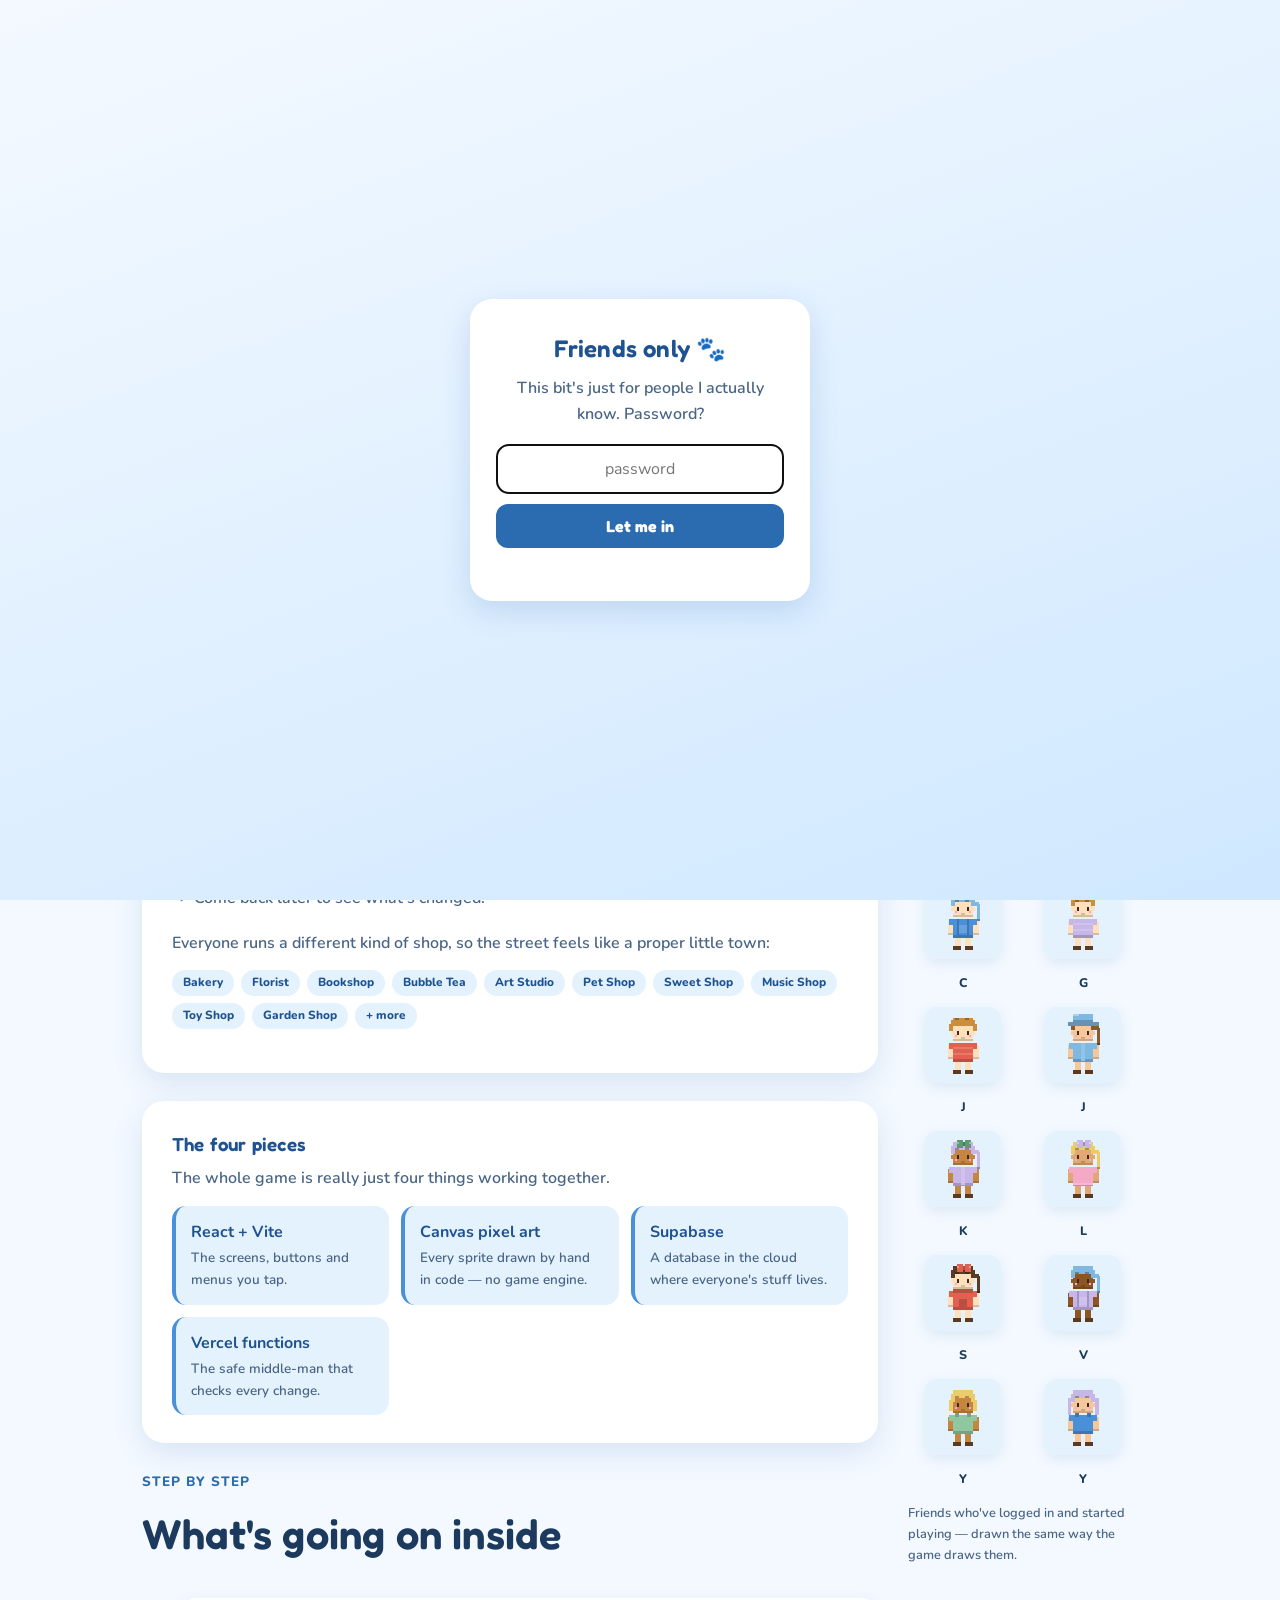
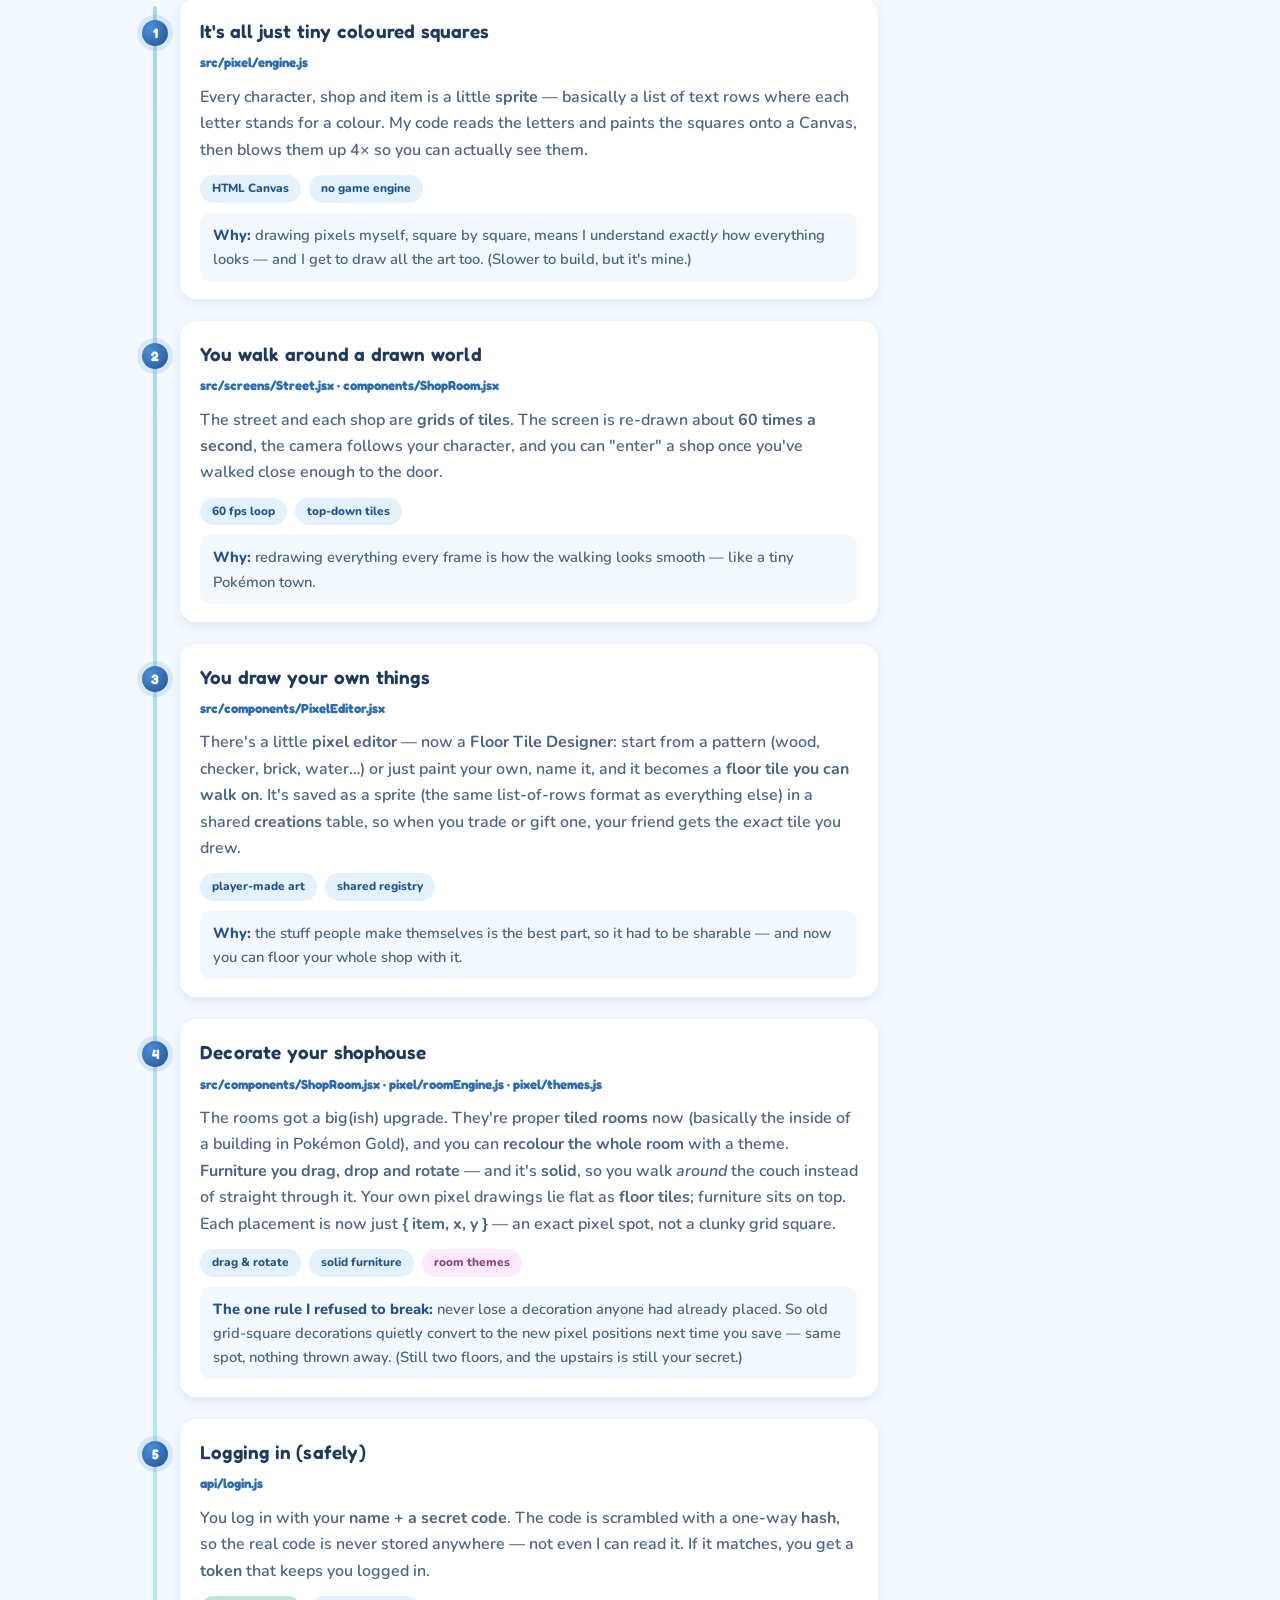
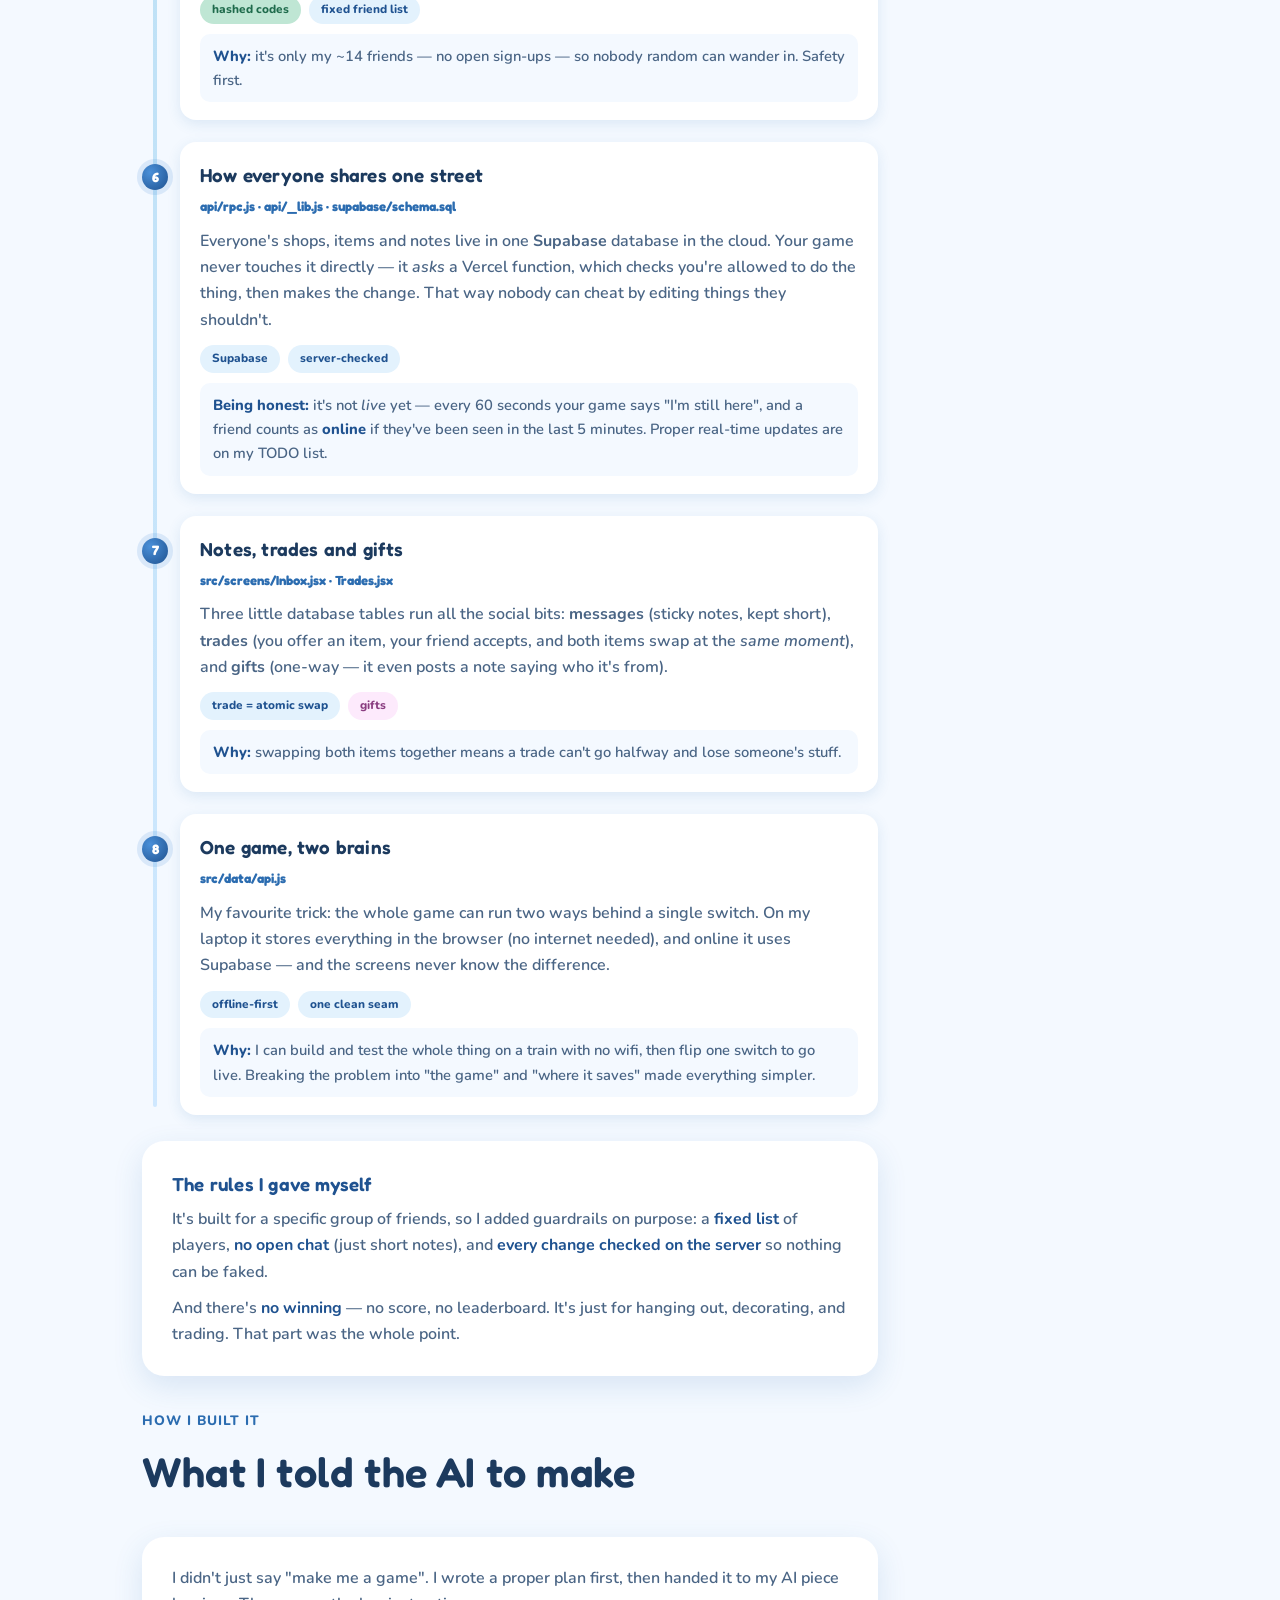
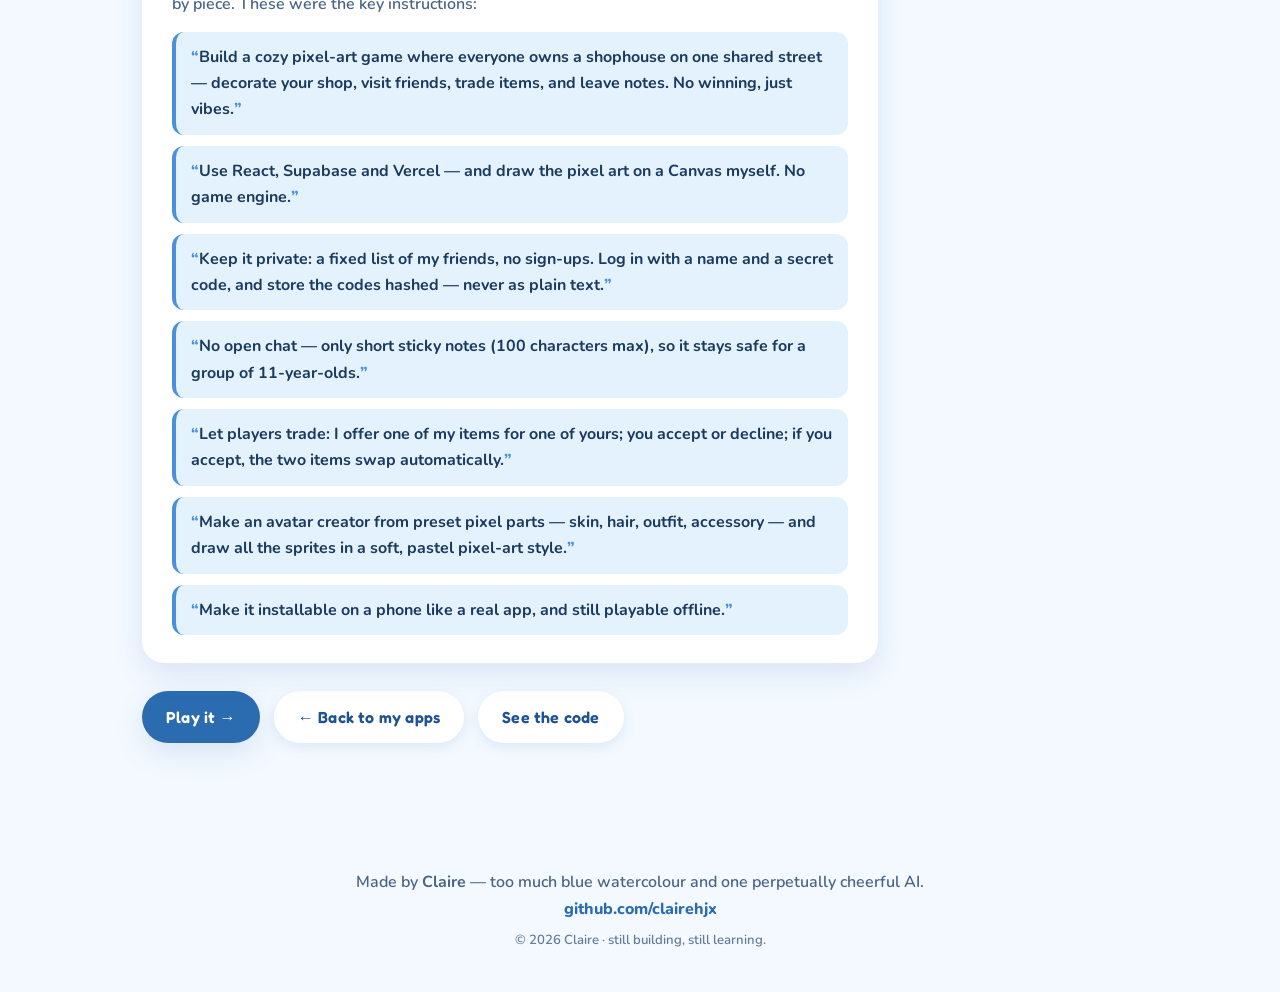
<file: shophouse-workflow.html>
<!DOCTYPE html>
<html lang="en">
<head>
  <meta charset="UTF-8">
  <meta name="viewport" content="width=device-width, initial-scale=1.0">
  <!-- Friends-only soft password gate (runs before paint) -->
  <script src="gate.js"></script>
  <title>How Shophouse Row works · Claire</title>
  <meta name="description" content="A behind-the-scenes look at Shophouse Row — Claire's multiplayer pixel-art game: the hand-drawn pixel engine, the shared cloud database, logins, trading, and the offline/online trick.">

  <link rel="preconnect" href="https://fonts.googleapis.com">
  <link rel="preconnect" href="https://fonts.gstatic.com" crossorigin>
  <link href="https://fonts.googleapis.com/css2?family=Fredoka:wght@500;600;700&family=Nunito:wght@600;700;800&display=swap" rel="stylesheet">

  <link rel="stylesheet" href="styles.css">
  <link rel="icon" href="data:image/svg+xml,%3Csvg xmlns='http://www.w3.org/2000/svg' viewBox='0 0 32 32'%3E%3Ccircle cx='16' cy='16' r='13' fill='%234a90d9'/%3E%3Ccircle cx='11' cy='12' r='4' fill='%23cfe8ff'/%3E%3C/svg%3E">

  <!-- Page-specific styling for the steps & badges (built on the shared blue tokens) -->
  <style>
    .wf-hero { padding: 60px 0 24px; }
    .wf-hero h1 { font-size: clamp(2.1rem, 5.5vw, 3.4rem); }

    .legend { margin-bottom: 28px; }
    .legend h3 { color: var(--blue-deep); margin-bottom: 6px; }
    .legend p  { color: var(--ink-soft); font-weight: 600; margin-bottom: 14px; }
    .legend-grid { display: grid; grid-template-columns: repeat(auto-fit, minmax(180px, 1fr)); gap: 12px; }
    .legend-item {
      background: var(--mist); border-radius: 14px; padding: 13px 15px;
      border-left: 4px solid var(--blue-bright);
    }
    .legend-item strong { color: var(--blue-deep); }
    .legend-item small { display: block; color: var(--ink-soft); font-weight: 600; font-size: 0.84rem; margin-top: 2px; }

    .wf-steps { position: relative; padding-left: 38px; margin-top: 8px; }
    .wf-steps::before {
      content: ""; position: absolute; left: 11px; top: 8px; bottom: 8px;
      width: 4px; border-radius: 4px; background: linear-gradient(var(--sky), var(--wash));
    }
    .wf-step { position: relative; margin-bottom: 22px; }
    .wf-step:last-child { margin-bottom: 0; }
    .wf-step::before {
      content: ""; position: absolute; left: -38px; top: 22px;
      width: 26px; height: 26px; border-radius: 50%;
      background: radial-gradient(circle at 32% 32%, var(--blue-bright), var(--blue-deep));
      box-shadow: 0 0 0 5px rgba(74,144,217,0.16);
    }
    .wf-step .num {
      position: absolute; left: -38px; top: 22px; width: 26px; height: 26px;
      display: grid; place-items: center; color: #fff; font-weight: 800;
      font-size: 0.85rem; font-family: 'Fredoka','Nunito',sans-serif; z-index: 2;
    }
    .wf-card { background: var(--card); border-radius: 16px; box-shadow: var(--shadow-sm); padding: 18px 20px; }
    .wf-card h3 { font-size: 1.18rem; color: var(--ink); margin-bottom: 2px; }
    .wf-file { font-size: 0.82rem; font-weight: 700; color: var(--blue); font-family: 'Fredoka','Nunito',sans-serif; }
    .wf-what { color: var(--ink-soft); font-weight: 600; margin: 8px 0 12px; }

    .badges { display: flex; flex-wrap: wrap; gap: 8px; margin-bottom: 10px; }
    .badge {
      font-weight: 800; font-size: 0.74rem; padding: 4px 12px; border-radius: 999px;
      display: inline-flex; align-items: center; gap: 6px;
      background: var(--mist); color: var(--blue-deep);
    }
    .badge.green { background: var(--leaf); color: #1f6b4c; }
    .badge.warm  { background: #fdeafc; color: #8a3d80; }

    .why { font-size: 0.92rem; font-weight: 600; color: var(--ink-soft);
           background: var(--paper); border-radius: 10px; padding: 10px 13px; }
    .why b { color: var(--blue-deep); font-weight: 800; }

    .wf-note { margin-top: 26px; }
    .wf-note h3 { color: var(--blue-deep); margin-bottom: 6px; }
    .wf-note p { color: var(--ink-soft); font-weight: 600; }
    .wf-note p + p { margin-top: 10px; }
    .wf-note strong { color: var(--blue-deep); }

    /* "What you do" loop + shop chips */
    .play-loop { list-style: none; margin: 8px 0 14px; padding: 0; }
    .play-loop li { position: relative; padding: 5px 0 5px 22px; color: var(--ink-soft); font-weight: 600; }
    .play-loop li::before { content: "→"; position: absolute; left: 0; color: var(--blue-bright); font-weight: 800; }

    /* The build prompts */
    .prompts-intro { color: var(--ink-soft); font-weight: 600; margin-bottom: 14px; }
    .prompts { display: flex; flex-direction: column; gap: 11px; }
    .prompt { margin: 0; background: var(--mist); border-left: 4px solid var(--blue-bright);
      border-radius: 12px; padding: 12px 15px; color: var(--ink); font-weight: 700; }
    .prompt::before { content: "\201C"; color: var(--blue-bright); font-weight: 800; }
    .prompt::after  { content: "\201D"; color: var(--blue-bright); font-weight: 800; }

    /* Two-column layout — characters down the right side */
    .sh-grid { display: grid; grid-template-columns: 1fr 230px; gap: 30px; align-items: start; }
    .sh-chars { position: sticky; top: 90px; }
    .sh-chars h3 { color: var(--blue-deep); margin-bottom: 12px; }
    .sh-char-grid { display: grid; grid-template-columns: repeat(2, 1fr); gap: 14px 10px; }
    .sh-char { margin: 0; text-align: center; }
    .sh-char svg { width: 100%; max-width: 76px; height: auto; image-rendering: pixelated;
      background: var(--mist); border-radius: 12px; padding: 7px; box-shadow: var(--shadow-sm); }
    .sh-char figcaption { margin-top: 5px; font-weight: 800; font-size: 0.78rem; color: var(--ink); }
    .sh-char-empty { color: var(--ink-soft); font-weight: 600; font-size: 0.85rem; }
    .sh-char-note { margin-top: 14px; color: var(--ink-soft); font-weight: 600; font-size: 0.8rem; }
    @media (max-width: 820px) {
      .sh-grid { grid-template-columns: 1fr; }
      .sh-chars { position: static; margin-top: 4px; }
      .sh-char-grid { grid-template-columns: repeat(auto-fill, minmax(76px, 1fr)); }
    }
  </style>
</head>
<body>

  <!-- ============ NAV ============ -->
  <nav class="nav">
    <div class="wrap">
      <a class="brand" href="index.html#top"><span class="dot"></span>Claire</a>
      <div class="nav-links">
        <a href="index.html#apps">← Back to my apps</a>
        <a class="ghub" href="https://github.com/clairehjx/shophouse-row" target="_blank" rel="noopener">See the code ↗</a>
      </div>
    </div>
  </nav>

  <!-- ============ HERO ============ -->
  <header class="hero wf-hero" id="top">
    <span class="blob b1"></span>
    <span class="blob b3"></span>
    <div class="wrap">
      <span class="eyebrow">Under the hood</span>
      <h1>How Shophouse Row<br>works</h1>
      <p class="tagline">My biggest project: a little pixel town where my friends each run a shop on one shared street. Here's what's actually going on behind the cuteness — and it's less magic than you'd think.</p>
    </div>
  </header>

  <main>
    <section>
      <div class="wrap">
        <div class="sh-grid">
        <div class="sh-main">

        <!-- What you actually do -->
        <div class="card legend reveal">
          <h3>What you actually do</h3>
          <p>There's no score and no winning — it's a cozy hangout. The loop is simple:</p>
          <ul class="play-loop">
            <li>Log in and land on the shared street.</li>
            <li>See which friends are around — their avatars stand outside their shops.</li>
            <li>Pop into your own shophouse to redecorate and restock.</li>
            <li>Wander over to a friend's shop and browse their stuff.</li>
            <li>Trade an item, leave a short note, or drop off a gift.</li>
            <li>Come back later to see what's changed.</li>
          </ul>
          <p>Everyone runs a different kind of shop, so the street feels like a proper little town:</p>
          <div class="chips">
            <span class="chip">Bakery</span><span class="chip">Florist</span><span class="chip">Bookshop</span><span class="chip">Bubble Tea</span><span class="chip">Art Studio</span><span class="chip">Pet Shop</span><span class="chip">Sweet Shop</span><span class="chip">Music Shop</span><span class="chip">Toy Shop</span><span class="chip">Garden Shop</span><span class="chip">+ more</span>
          </div>
        </div>

        <!-- The pieces -->
        <div class="card legend reveal">
          <h3>The four pieces</h3>
          <p>The whole game is really just four things working together.</p>
          <div class="legend-grid">
            <div class="legend-item"><strong>React + Vite</strong><small>The screens, buttons and menus you tap.</small></div>
            <div class="legend-item"><strong>Canvas pixel art</strong><small>Every sprite drawn by hand in code — no game engine.</small></div>
            <div class="legend-item"><strong>Supabase</strong><small>A database in the cloud where everyone's stuff lives.</small></div>
            <div class="legend-item"><strong>Vercel functions</strong><small>The safe middle-man that checks every change.</small></div>
          </div>
        </div>

        <!-- Steps -->
        <div class="section-head reveal">
          <span class="kicker">Step by step</span>
          <h2>What's going on inside</h2>
        </div>

        <div class="wf-steps">

          <div class="wf-step reveal">
            <span class="num">1</span>
            <div class="wf-card">
              <h3>It's all just tiny coloured squares</h3>
              <span class="wf-file">src/pixel/engine.js</span>
              <p class="wf-what">Every character, shop and item is a little <strong>sprite</strong> — basically a list of text rows where each letter stands for a colour. My code reads the letters and paints the squares onto a Canvas, then blows them up 4× so you can actually see them.</p>
              <div class="badges"><span class="badge">HTML Canvas</span><span class="badge">no game engine</span></div>
              <p class="why"><b>Why:</b> drawing pixels myself, square by square, means I understand <i>exactly</i> how everything looks — and I get to draw all the art too. (Slower to build, but it's mine.)</p>
            </div>
          </div>

          <div class="wf-step reveal">
            <span class="num">2</span>
            <div class="wf-card">
              <h3>You walk around a drawn world</h3>
              <span class="wf-file">src/screens/Street.jsx · components/ShopRoom.jsx</span>
              <p class="wf-what">The street and each shop are <strong>grids of tiles</strong>. The screen is re-drawn about <strong>60 times a second</strong>, the camera follows your character, and you can "enter" a shop once you've walked close enough to the door.</p>
              <div class="badges"><span class="badge">60 fps loop</span><span class="badge">top-down tiles</span></div>
              <p class="why"><b>Why:</b> redrawing everything every frame is how the walking looks smooth — like a tiny Pokémon town.</p>
            </div>
          </div>

          <div class="wf-step reveal">
            <span class="num">3</span>
            <div class="wf-card">
              <h3>You draw your own things</h3>
              <span class="wf-file">src/components/PixelEditor.jsx</span>
              <p class="wf-what">There's a little <strong>pixel editor</strong> — now a <strong>Floor Tile Designer</strong>: start from a pattern (wood, checker, brick, water…) or just paint your own, name it, and it becomes a <strong>floor tile you can walk on</strong>. It's saved as a sprite (the same list-of-rows format as everything else) in a shared <strong>creations</strong> table, so when you trade or gift one, your friend gets the <em>exact</em> tile you drew.</p>
              <div class="badges"><span class="badge">player-made art</span><span class="badge">shared registry</span></div>
              <p class="why"><b>Why:</b> the stuff people make themselves is the best part, so it had to be sharable — and now you can floor your whole shop with it.</p>
            </div>
          </div>

          <div class="wf-step reveal">
            <span class="num">4</span>
            <div class="wf-card">
              <h3>Decorate your shophouse</h3>
              <span class="wf-file">src/components/ShopRoom.jsx · pixel/roomEngine.js · pixel/themes.js</span>
              <p class="wf-what">The rooms got a big(ish) upgrade. They're proper <strong>tiled rooms</strong> now (basically the inside of a building in Pokémon Gold), and you can <strong>recolour the whole room</strong> with a theme. <strong>Furniture you drag, drop and rotate</strong> — and it's <strong>solid</strong>, so you walk <em>around</em> the couch instead of straight through it. Your own pixel drawings lie flat as <strong>floor tiles</strong>; furniture sits on top. Each placement is now just <strong>{ item, x, y }</strong> — an exact pixel spot, not a clunky grid square.</p>
              <div class="badges"><span class="badge">drag &amp; rotate</span><span class="badge">solid furniture</span><span class="badge warm">room themes</span></div>
              <p class="why"><b>The one rule I refused to break:</b> never lose a decoration anyone had already placed. So old grid-square decorations quietly convert to the new pixel positions next time you save — same spot, nothing thrown away. (Still two floors, and the upstairs is still your secret.)</p>
            </div>
          </div>

          <div class="wf-step reveal">
            <span class="num">5</span>
            <div class="wf-card">
              <h3>Logging in (safely)</h3>
              <span class="wf-file">api/login.js</span>
              <p class="wf-what">You log in with your <strong>name + a secret code</strong>. The code is scrambled with a one-way <strong>hash</strong>, so the real code is never stored anywhere — not even I can read it. If it matches, you get a <strong>token</strong> that keeps you logged in.</p>
              <div class="badges"><span class="badge green">hashed codes</span><span class="badge">fixed friend list</span></div>
              <p class="why"><b>Why:</b> it's only my ~14 friends — no open sign-ups — so nobody random can wander in. Safety first.</p>
            </div>
          </div>

          <div class="wf-step reveal">
            <span class="num">6</span>
            <div class="wf-card">
              <h3>How everyone shares one street</h3>
              <span class="wf-file">api/rpc.js · api/_lib.js · supabase/schema.sql</span>
              <p class="wf-what">Everyone's shops, items and notes live in one <strong>Supabase</strong> database in the cloud. Your game never touches it directly — it <em>asks</em> a Vercel function, which checks you're allowed to do the thing, then makes the change. That way nobody can cheat by editing things they shouldn't.</p>
              <div class="badges"><span class="badge">Supabase</span><span class="badge">server-checked</span></div>
              <p class="why"><b>Being honest:</b> it's not <i>live</i> yet — every 60 seconds your game says "I'm still here", and a friend counts as <b>online</b> if they've been seen in the last 5 minutes. Proper real-time updates are on my TODO list.</p>
            </div>
          </div>

          <div class="wf-step reveal">
            <span class="num">7</span>
            <div class="wf-card">
              <h3>Notes, trades and gifts</h3>
              <span class="wf-file">src/screens/Inbox.jsx · Trades.jsx</span>
              <p class="wf-what">Three little database tables run all the social bits: <strong>messages</strong> (sticky notes, kept short), <strong>trades</strong> (you offer an item, your friend accepts, and both items swap at the <em>same moment</em>), and <strong>gifts</strong> (one-way — it even posts a note saying who it's from).</p>
              <div class="badges"><span class="badge">trade = atomic swap</span><span class="badge warm">gifts</span></div>
              <p class="why"><b>Why:</b> swapping both items together means a trade can't go halfway and lose someone's stuff.</p>
            </div>
          </div>

          <div class="wf-step reveal">
            <span class="num">8</span>
            <div class="wf-card">
              <h3>One game, two brains</h3>
              <span class="wf-file">src/data/api.js</span>
              <p class="wf-what">My favourite trick: the whole game can run two ways behind a single switch. On my laptop it stores everything in the browser (no internet needed), and online it uses Supabase — and the screens never know the difference.</p>
              <div class="badges"><span class="badge">offline-first</span><span class="badge">one clean seam</span></div>
              <p class="why"><b>Why:</b> I can build and test the whole thing on a train with no wifi, then flip one switch to go live. Breaking the problem into "the game" and "where it saves" made everything simpler.</p>
            </div>
          </div>

        </div>

        <!-- Closing notes -->
        <div class="card wf-note reveal">
          <h3>The rules I gave myself</h3>
          <p>It's built for a specific group of friends, so I added guardrails on purpose: a <strong>fixed list</strong> of players, <strong>no open chat</strong> (just short notes), and <strong>every change checked on the server</strong> so nothing can be faked.</p>
          <p>And there's <strong>no winning</strong> — no score, no leaderboard. It's just for hanging out, decorating, and trading. That part was the whole point.</p>
        </div>

        <!-- How I briefed the AI -->
        <div class="section-head reveal" style="margin-top:34px">
          <span class="kicker">How I built it</span>
          <h2>What I told the AI to make</h2>
        </div>
        <div class="card reveal">
          <p class="prompts-intro">I didn't just say "make me a game". I wrote a proper plan first, then handed it to my AI piece by piece. These were the key instructions:</p>
          <div class="prompts">
            <blockquote class="prompt">Build a cozy pixel-art game where everyone owns a shophouse on one shared street — decorate your shop, visit friends, trade items, and leave notes. No winning, just vibes.</blockquote>
            <blockquote class="prompt">Use React, Supabase and Vercel — and draw the pixel art on a Canvas myself. No game engine.</blockquote>
            <blockquote class="prompt">Keep it private: a fixed list of my friends, no sign-ups. Log in with a name and a secret code, and store the codes hashed — never as plain text.</blockquote>
            <blockquote class="prompt">No open chat — only short sticky notes (100 characters max), so it stays safe for a group of 11-year-olds.</blockquote>
            <blockquote class="prompt">Let players trade: I offer one of my items for one of yours; you accept or decline; if you accept, the two items swap automatically.</blockquote>
            <blockquote class="prompt">Make an avatar creator from preset pixel parts — skin, hair, outfit, accessory — and draw all the sprites in a soft, pastel pixel-art style.</blockquote>
            <blockquote class="prompt">Make it installable on a phone like a real app, and still playable offline.</blockquote>
          </div>
        </div>

        <div class="hero-btns reveal" style="margin-top:28px">
          <a class="btn btn-primary" href="https://shophouse-row.vercel.app" target="_blank" rel="noopener">Play it →</a>
          <a class="btn btn-ghost" href="index.html#apps">← Back to my apps</a>
          <a class="btn btn-ghost" href="https://github.com/clairehjx/shophouse-row" target="_blank" rel="noopener">See the code</a>
        </div>

        </div><!-- /sh-main -->

        <aside class="sh-chars reveal">
          <h3>Who's playing</h3>
          <div class="sh-char-grid">
            <!--CHARS:START-->
            <figure class="sh-char"><svg viewBox="0 0 32 32" xmlns="http://www.w3.org/2000/svg" shape-rendering="crispEdges" role="img"><rect x="12" y="24" width="3" height="5" fill="#e3a774"/><rect x="17" y="24" width="3" height="5" fill="#e3a774"/><rect x="11" y="29" width="4" height="2" fill="#5a3a22"/><rect x="17" y="29" width="4" height="2" fill="#5a3a22"/><rect x="8" y="16" width="3" height="7" fill="#e3a774"/><rect x="21" y="16" width="3" height="7" fill="#e3a774"/><rect x="8" y="22" width="3" height="1" fill="#bf8c61"/><rect x="21" y="22" width="3" height="1" fill="#bf8c61"/><rect x="11" y="15" width="10" height="10" fill="#4a90d9"/><rect x="11" y="23" width="10" height="2" fill="#3d76b2"/><rect x="9" y="15" width="2" height="3" fill="#4a90d9"/><rect x="21" y="15" width="2" height="3" fill="#4a90d9"/><rect x="11" y="17" width="10" height="1" fill="#67a2df"/><rect x="11" y="20" width="10" height="1" fill="#67a2df"/><rect x="12" y="3" width="8" height="2" fill="#e3a774"/><rect x="11" y="5" width="10" height="9" fill="#e3a774"/><rect x="11" y="13" width="10" height="1" fill="#bf8c61"/><rect x="10" y="9" width="1" height="2" fill="#e3a774"/><rect x="21" y="9" width="1" height="2" fill="#e3a774"/><rect x="13" y="9" width="1" height="2" fill="#3a2a20"/><rect x="18" y="9" width="1" height="2" fill="#3a2a20"/><rect x="12" y="11" width="1" height="1" fill="#f4a9c7"/><rect x="19" y="11" width="1" height="1" fill="#f4a9c7"/><rect x="15" y="12" width="2" height="1" fill="#bf8c61"/><rect x="11" y="2" width="10" height="4" fill="#2b2118"/><rect x="10" y="4" width="2" height="4" fill="#2b2118"/><rect x="20" y="4" width="2" height="4" fill="#2b2118"/><rect x="12" y="5" width="2" height="1" fill="#1f1811"/><rect x="17" y="5" width="2" height="1" fill="#1f1811"/></svg><figcaption>C</figcaption></figure>
            <figure class="sh-char"><svg viewBox="0 0 32 32" xmlns="http://www.w3.org/2000/svg" shape-rendering="crispEdges" role="img"><rect x="12" y="24" width="3" height="5" fill="#ffe0bd"/><rect x="17" y="24" width="3" height="5" fill="#ffe0bd"/><rect x="11" y="29" width="4" height="2" fill="#5a3a22"/><rect x="17" y="29" width="4" height="2" fill="#5a3a22"/><rect x="8" y="16" width="3" height="7" fill="#ffe0bd"/><rect x="21" y="16" width="3" height="7" fill="#ffe0bd"/><rect x="8" y="22" width="3" height="1" fill="#d6bc9f"/><rect x="21" y="22" width="3" height="1" fill="#d6bc9f"/><rect x="11" y="15" width="10" height="10" fill="#e2604f"/><rect x="11" y="23" width="10" height="2" fill="#b94f41"/><rect x="9" y="15" width="2" height="3" fill="#e2604f"/><rect x="21" y="15" width="2" height="3" fill="#e2604f"/><rect x="11" y="17" width="10" height="1" fill="#e7796b"/><rect x="11" y="20" width="10" height="1" fill="#e7796b"/><rect x="12" y="3" width="8" height="2" fill="#ffe0bd"/><rect x="11" y="5" width="10" height="9" fill="#ffe0bd"/><rect x="11" y="13" width="10" height="1" fill="#d6bc9f"/><rect x="10" y="9" width="1" height="2" fill="#ffe0bd"/><rect x="21" y="9" width="1" height="2" fill="#ffe0bd"/><rect x="13" y="9" width="1" height="2" fill="#3a2a20"/><rect x="18" y="9" width="1" height="2" fill="#3a2a20"/><rect x="12" y="11" width="1" height="1" fill="#f4a9c7"/><rect x="19" y="11" width="1" height="1" fill="#f4a9c7"/><rect x="15" y="12" width="2" height="1" fill="#d6bc9f"/><rect x="11" y="2" width="10" height="4" fill="#c98f3f"/><rect x="10" y="3" width="1" height="2" fill="#c98f3f"/><rect x="21" y="3" width="1" height="2" fill="#c98f3f"/><rect x="9" y="5" width="2" height="4" fill="#c98f3f"/><rect x="21" y="5" width="2" height="4" fill="#c98f3f"/><rect x="12" y="2" width="2" height="1" fill="#91672d"/><rect x="17" y="2" width="2" height="1" fill="#91672d"/></svg><figcaption>C</figcaption></figure>
            <figure class="sh-char"><svg viewBox="0 0 32 32" xmlns="http://www.w3.org/2000/svg" shape-rendering="crispEdges" role="img"><rect x="12" y="24" width="3" height="5" fill="#f6c79b"/><rect x="17" y="24" width="3" height="5" fill="#f6c79b"/><rect x="11" y="29" width="4" height="2" fill="#5a3a22"/><rect x="17" y="29" width="4" height="2" fill="#5a3a22"/><rect x="8" y="16" width="3" height="7" fill="#f6c79b"/><rect x="21" y="16" width="3" height="7" fill="#f6c79b"/><rect x="8" y="22" width="3" height="1" fill="#cfa782"/><rect x="21" y="22" width="3" height="1" fill="#cfa782"/><rect x="11" y="15" width="10" height="10" fill="#f4a9c7"/><rect x="11" y="23" width="10" height="2" fill="#c88ba3"/><rect x="9" y="15" width="2" height="3" fill="#f4a9c7"/><rect x="21" y="15" width="2" height="3" fill="#f4a9c7"/><rect x="10" y="22" width="12" height="3" fill="#f4a9c7"/><rect x="10" y="24" width="12" height="1" fill="#c88ba3"/><rect x="12" y="3" width="8" height="2" fill="#f6c79b"/><rect x="11" y="5" width="10" height="9" fill="#f6c79b"/><rect x="11" y="13" width="10" height="1" fill="#cfa782"/><rect x="10" y="9" width="1" height="2" fill="#f6c79b"/><rect x="21" y="9" width="1" height="2" fill="#f6c79b"/><rect x="13" y="9" width="1" height="2" fill="#3a2a20"/><rect x="18" y="9" width="1" height="2" fill="#3a2a20"/><rect x="12" y="11" width="1" height="1" fill="#f4a9c7"/><rect x="19" y="11" width="1" height="1" fill="#f4a9c7"/><rect x="15" y="12" width="2" height="1" fill="#cfa782"/><rect x="11" y="2" width="10" height="4" fill="#2b2118"/><rect x="10" y="4" width="2" height="4" fill="#2b2118"/><rect x="20" y="4" width="2" height="4" fill="#2b2118"/><rect x="12" y="5" width="2" height="1" fill="#1f1811"/><rect x="17" y="5" width="2" height="1" fill="#1f1811"/><rect x="9" y="7" width="2" height="13" fill="#2b2118"/><rect x="21" y="7" width="2" height="13" fill="#2b2118"/><rect x="9" y="19" width="2" height="1" fill="#1f1811"/><rect x="21" y="19" width="2" height="1" fill="#1f1811"/></svg><figcaption>C</figcaption></figure>
            <figure class="sh-char"><svg viewBox="0 0 32 32" xmlns="http://www.w3.org/2000/svg" shape-rendering="crispEdges" role="img"><rect x="12" y="24" width="3" height="5" fill="#f6c79b"/><rect x="17" y="24" width="3" height="5" fill="#f6c79b"/><rect x="11" y="29" width="4" height="2" fill="#5a3a22"/><rect x="17" y="29" width="4" height="2" fill="#5a3a22"/><rect x="8" y="16" width="3" height="7" fill="#f6c79b"/><rect x="21" y="16" width="3" height="7" fill="#f6c79b"/><rect x="8" y="22" width="3" height="1" fill="#cfa782"/><rect x="21" y="22" width="3" height="1" fill="#cfa782"/><rect x="11" y="15" width="10" height="10" fill="#7fb8e0"/><rect x="11" y="23" width="10" height="2" fill="#6897b8"/><rect x="9" y="15" width="2" height="3" fill="#7fb8e0"/><rect x="21" y="15" width="2" height="3" fill="#7fb8e0"/><rect x="12" y="3" width="8" height="2" fill="#f6c79b"/><rect x="11" y="5" width="10" height="9" fill="#f6c79b"/><rect x="11" y="13" width="10" height="1" fill="#cfa782"/><rect x="10" y="9" width="1" height="2" fill="#f6c79b"/><rect x="21" y="9" width="1" height="2" fill="#f6c79b"/><rect x="13" y="9" width="1" height="2" fill="#3a2a20"/><rect x="18" y="9" width="1" height="2" fill="#3a2a20"/><rect x="12" y="11" width="1" height="1" fill="#f4a9c7"/><rect x="19" y="11" width="1" height="1" fill="#f4a9c7"/><rect x="15" y="12" width="2" height="1" fill="#cfa782"/><rect x="11" y="2" width="10" height="4" fill="#5a3a22"/><rect x="10" y="4" width="2" height="4" fill="#5a3a22"/><rect x="20" y="4" width="2" height="4" fill="#5a3a22"/><rect x="12" y="5" width="2" height="1" fill="#412a18"/><rect x="17" y="5" width="2" height="1" fill="#412a18"/><rect x="9" y="7" width="2" height="13" fill="#5a3a22"/><rect x="21" y="7" width="2" height="13" fill="#5a3a22"/><rect x="9" y="19" width="2" height="1" fill="#412a18"/><rect x="21" y="19" width="2" height="1" fill="#412a18"/></svg><figcaption>C</figcaption></figure>
            <figure class="sh-char"><svg viewBox="0 0 32 32" xmlns="http://www.w3.org/2000/svg" shape-rendering="crispEdges" role="img"><rect x="12" y="24" width="3" height="5" fill="#ffe0bd"/><rect x="17" y="24" width="3" height="5" fill="#ffe0bd"/><rect x="11" y="29" width="4" height="2" fill="#5a3a22"/><rect x="17" y="29" width="4" height="2" fill="#5a3a22"/><rect x="8" y="16" width="3" height="7" fill="#ffe0bd"/><rect x="21" y="16" width="3" height="7" fill="#ffe0bd"/><rect x="8" y="22" width="3" height="1" fill="#d6bc9f"/><rect x="21" y="22" width="3" height="1" fill="#d6bc9f"/><rect x="11" y="15" width="10" height="10" fill="#4a90d9"/><rect x="11" y="23" width="10" height="2" fill="#3d76b2"/><rect x="9" y="15" width="2" height="3" fill="#4a90d9"/><rect x="21" y="15" width="2" height="3" fill="#4a90d9"/><rect x="13" y="15" width="1" height="9" fill="#3d76b2"/><rect x="18" y="15" width="1" height="9" fill="#3d76b2"/><rect x="14" y="18" width="4" height="4" fill="#67a2df"/><rect x="12" y="3" width="8" height="2" fill="#ffe0bd"/><rect x="11" y="5" width="10" height="9" fill="#ffe0bd"/><rect x="11" y="13" width="10" height="1" fill="#d6bc9f"/><rect x="10" y="9" width="1" height="2" fill="#ffe0bd"/><rect x="21" y="9" width="1" height="2" fill="#ffe0bd"/><rect x="13" y="9" width="1" height="2" fill="#3a2a20"/><rect x="18" y="9" width="1" height="2" fill="#3a2a20"/><rect x="12" y="11" width="1" height="1" fill="#f4a9c7"/><rect x="19" y="11" width="1" height="1" fill="#f4a9c7"/><rect x="15" y="12" width="2" height="1" fill="#d6bc9f"/><rect x="11" y="2" width="10" height="4" fill="#7fb8e0"/><rect x="10" y="4" width="2" height="4" fill="#7fb8e0"/><rect x="20" y="4" width="2" height="4" fill="#7fb8e0"/><rect x="12" y="5" width="2" height="1" fill="#5b84a1"/><rect x="17" y="5" width="2" height="1" fill="#5b84a1"/><rect x="21" y="6" width="3" height="2" fill="#7fb8e0"/><rect x="23" y="7" width="2" height="9" fill="#7fb8e0"/><rect x="23" y="15" width="2" height="1" fill="#5b84a1"/><rect x="13" y="1" width="3" height="4" fill="#f6c875"/><rect x="17" y="1" width="3" height="4" fill="#f6c875"/><rect x="16" y="2" width="1" height="2" fill="#c5a05e"/><rect x="13" y="2" width="1" height="1" fill="#f9dba5"/><rect x="19" y="2" width="1" height="1" fill="#f9dba5"/></svg><figcaption>C</figcaption></figure>
            <figure class="sh-char"><svg viewBox="0 0 32 32" xmlns="http://www.w3.org/2000/svg" shape-rendering="crispEdges" role="img"><rect x="12" y="24" width="3" height="5" fill="#ffe0bd"/><rect x="17" y="24" width="3" height="5" fill="#ffe0bd"/><rect x="11" y="29" width="4" height="2" fill="#5a3a22"/><rect x="17" y="29" width="4" height="2" fill="#5a3a22"/><rect x="8" y="16" width="3" height="7" fill="#ffe0bd"/><rect x="21" y="16" width="3" height="7" fill="#ffe0bd"/><rect x="8" y="22" width="3" height="1" fill="#d6bc9f"/><rect x="21" y="22" width="3" height="1" fill="#d6bc9f"/><rect x="11" y="15" width="10" height="10" fill="#c7b6e8"/><rect x="11" y="23" width="10" height="2" fill="#a395be"/><rect x="9" y="15" width="2" height="3" fill="#c7b6e8"/><rect x="21" y="15" width="2" height="3" fill="#c7b6e8"/><rect x="11" y="17" width="10" height="1" fill="#d0c2ec"/><rect x="11" y="20" width="10" height="1" fill="#d0c2ec"/><rect x="12" y="3" width="8" height="2" fill="#ffe0bd"/><rect x="11" y="5" width="10" height="9" fill="#ffe0bd"/><rect x="11" y="13" width="10" height="1" fill="#d6bc9f"/><rect x="10" y="9" width="1" height="2" fill="#ffe0bd"/><rect x="21" y="9" width="1" height="2" fill="#ffe0bd"/><rect x="13" y="9" width="1" height="2" fill="#3a2a20"/><rect x="18" y="9" width="1" height="2" fill="#3a2a20"/><rect x="12" y="11" width="1" height="1" fill="#f4a9c7"/><rect x="19" y="11" width="1" height="1" fill="#f4a9c7"/><rect x="15" y="12" width="2" height="1" fill="#d6bc9f"/><rect x="11" y="2" width="10" height="4" fill="#c98f3f"/><rect x="10" y="4" width="2" height="4" fill="#c98f3f"/><rect x="20" y="4" width="2" height="4" fill="#c98f3f"/><rect x="12" y="5" width="2" height="1" fill="#91672d"/><rect x="17" y="5" width="2" height="1" fill="#91672d"/><rect x="13" y="1" width="3" height="4" fill="#f4a9c7"/><rect x="17" y="1" width="3" height="4" fill="#f4a9c7"/><rect x="16" y="2" width="1" height="2" fill="#c3879f"/><rect x="13" y="2" width="1" height="1" fill="#f8c7db"/><rect x="19" y="2" width="1" height="1" fill="#f8c7db"/></svg><figcaption>G</figcaption></figure>
            <figure class="sh-char"><svg viewBox="0 0 32 32" xmlns="http://www.w3.org/2000/svg" shape-rendering="crispEdges" role="img"><rect x="12" y="24" width="3" height="5" fill="#ffe0bd"/><rect x="17" y="24" width="3" height="5" fill="#ffe0bd"/><rect x="11" y="29" width="4" height="2" fill="#5a3a22"/><rect x="17" y="29" width="4" height="2" fill="#5a3a22"/><rect x="8" y="16" width="3" height="7" fill="#ffe0bd"/><rect x="21" y="16" width="3" height="7" fill="#ffe0bd"/><rect x="8" y="22" width="3" height="1" fill="#d6bc9f"/><rect x="21" y="22" width="3" height="1" fill="#d6bc9f"/><rect x="11" y="15" width="10" height="10" fill="#e2604f"/><rect x="11" y="23" width="10" height="2" fill="#b94f41"/><rect x="9" y="15" width="2" height="3" fill="#e2604f"/><rect x="21" y="15" width="2" height="3" fill="#e2604f"/><rect x="11" y="17" width="10" height="1" fill="#e7796b"/><rect x="11" y="20" width="10" height="1" fill="#e7796b"/><rect x="12" y="3" width="8" height="2" fill="#ffe0bd"/><rect x="11" y="5" width="10" height="9" fill="#ffe0bd"/><rect x="11" y="13" width="10" height="1" fill="#d6bc9f"/><rect x="10" y="9" width="1" height="2" fill="#ffe0bd"/><rect x="21" y="9" width="1" height="2" fill="#ffe0bd"/><rect x="13" y="9" width="1" height="2" fill="#3a2a20"/><rect x="18" y="9" width="1" height="2" fill="#3a2a20"/><rect x="12" y="11" width="1" height="1" fill="#f4a9c7"/><rect x="19" y="11" width="1" height="1" fill="#f4a9c7"/><rect x="15" y="12" width="2" height="1" fill="#d6bc9f"/><rect x="11" y="2" width="10" height="4" fill="#c98f3f"/><rect x="10" y="3" width="1" height="2" fill="#c98f3f"/><rect x="21" y="3" width="1" height="2" fill="#c98f3f"/><rect x="9" y="5" width="2" height="4" fill="#c98f3f"/><rect x="21" y="5" width="2" height="4" fill="#c98f3f"/><rect x="12" y="2" width="2" height="1" fill="#91672d"/><rect x="17" y="2" width="2" height="1" fill="#91672d"/></svg><figcaption>J</figcaption></figure>
            <figure class="sh-char"><svg viewBox="0 0 32 32" xmlns="http://www.w3.org/2000/svg" shape-rendering="crispEdges" role="img"><rect x="12" y="24" width="3" height="5" fill="#f6c79b"/><rect x="17" y="24" width="3" height="5" fill="#f6c79b"/><rect x="11" y="29" width="4" height="2" fill="#5a3a22"/><rect x="17" y="29" width="4" height="2" fill="#5a3a22"/><rect x="8" y="16" width="3" height="7" fill="#f6c79b"/><rect x="21" y="16" width="3" height="7" fill="#f6c79b"/><rect x="8" y="22" width="3" height="1" fill="#cfa782"/><rect x="21" y="22" width="3" height="1" fill="#cfa782"/><rect x="11" y="15" width="10" height="10" fill="#7fb8e0"/><rect x="11" y="23" width="10" height="2" fill="#6897b8"/><rect x="9" y="15" width="2" height="3" fill="#7fb8e0"/><rect x="21" y="15" width="2" height="3" fill="#7fb8e0"/><rect x="15" y="15" width="2" height="9" fill="#93c3e5"/><rect x="12" y="3" width="8" height="2" fill="#f6c79b"/><rect x="11" y="5" width="10" height="9" fill="#f6c79b"/><rect x="11" y="13" width="10" height="1" fill="#cfa782"/><rect x="10" y="9" width="1" height="2" fill="#f6c79b"/><rect x="21" y="9" width="1" height="2" fill="#f6c79b"/><rect x="13" y="9" width="1" height="2" fill="#3a2a20"/><rect x="18" y="9" width="1" height="2" fill="#3a2a20"/><rect x="12" y="11" width="1" height="1" fill="#f4a9c7"/><rect x="19" y="11" width="1" height="1" fill="#f4a9c7"/><rect x="15" y="12" width="2" height="1" fill="#cfa782"/><rect x="11" y="2" width="10" height="4" fill="#8a5a2b"/><rect x="10" y="4" width="2" height="4" fill="#8a5a2b"/><rect x="20" y="4" width="2" height="4" fill="#8a5a2b"/><rect x="12" y="5" width="2" height="1" fill="#63411f"/><rect x="17" y="5" width="2" height="1" fill="#63411f"/><rect x="21" y="6" width="3" height="2" fill="#8a5a2b"/><rect x="23" y="7" width="2" height="9" fill="#8a5a2b"/><rect x="23" y="15" width="2" height="1" fill="#63411f"/><rect x="8" y="4" width="16" height="2" fill="#6693b3"/><rect x="11" y="0" width="10" height="4" fill="#7fb8e0"/><rect x="11" y="0" width="3" height="1" fill="#acd1eb"/><rect x="11" y="3" width="10" height="1" fill="#6693b3"/></svg><figcaption>J</figcaption></figure>
            <figure class="sh-char"><svg viewBox="0 0 32 32" xmlns="http://www.w3.org/2000/svg" shape-rendering="crispEdges" role="img"><rect x="12" y="24" width="3" height="5" fill="#c68642"/><rect x="17" y="24" width="3" height="5" fill="#c68642"/><rect x="11" y="29" width="4" height="2" fill="#5a3a22"/><rect x="17" y="29" width="4" height="2" fill="#5a3a22"/><rect x="8" y="16" width="3" height="7" fill="#c68642"/><rect x="21" y="16" width="3" height="7" fill="#c68642"/><rect x="8" y="22" width="3" height="1" fill="#a67137"/><rect x="21" y="22" width="3" height="1" fill="#a67137"/><rect x="11" y="15" width="10" height="10" fill="#c7b6e8"/><rect x="11" y="23" width="10" height="2" fill="#a395be"/><rect x="9" y="15" width="2" height="3" fill="#c7b6e8"/><rect x="21" y="15" width="2" height="3" fill="#c7b6e8"/><rect x="15" y="15" width="2" height="9" fill="#d0c2ec"/><rect x="12" y="3" width="8" height="2" fill="#c68642"/><rect x="11" y="5" width="10" height="9" fill="#c68642"/><rect x="11" y="13" width="10" height="1" fill="#a67137"/><rect x="10" y="9" width="1" height="2" fill="#c68642"/><rect x="21" y="9" width="1" height="2" fill="#c68642"/><rect x="13" y="9" width="1" height="2" fill="#3a2a20"/><rect x="18" y="9" width="1" height="2" fill="#3a2a20"/><rect x="12" y="11" width="1" height="1" fill="#f4a9c7"/><rect x="19" y="11" width="1" height="1" fill="#f4a9c7"/><rect x="15" y="12" width="2" height="1" fill="#a67137"/><rect x="11" y="2" width="10" height="4" fill="#c7b6e8"/><rect x="10" y="4" width="2" height="4" fill="#c7b6e8"/><rect x="20" y="4" width="2" height="4" fill="#c7b6e8"/><rect x="12" y="5" width="2" height="1" fill="#8f83a7"/><rect x="17" y="5" width="2" height="1" fill="#8f83a7"/><rect x="21" y="6" width="3" height="2" fill="#c7b6e8"/><rect x="23" y="7" width="2" height="9" fill="#c7b6e8"/><rect x="23" y="15" width="2" height="1" fill="#8f83a7"/><rect x="13" y="1" width="3" height="4" fill="#5b9b6f"/><rect x="17" y="1" width="3" height="4" fill="#5b9b6f"/><rect x="16" y="2" width="1" height="2" fill="#497c59"/><rect x="13" y="2" width="1" height="1" fill="#94bea1"/><rect x="19" y="2" width="1" height="1" fill="#94bea1"/></svg><figcaption>K</figcaption></figure>
            <figure class="sh-char"><svg viewBox="0 0 32 32" xmlns="http://www.w3.org/2000/svg" shape-rendering="crispEdges" role="img"><rect x="12" y="24" width="3" height="5" fill="#e3a774"/><rect x="17" y="24" width="3" height="5" fill="#e3a774"/><rect x="11" y="29" width="4" height="2" fill="#5a3a22"/><rect x="17" y="29" width="4" height="2" fill="#5a3a22"/><rect x="8" y="16" width="3" height="7" fill="#e3a774"/><rect x="21" y="16" width="3" height="7" fill="#e3a774"/><rect x="8" y="22" width="3" height="1" fill="#bf8c61"/><rect x="21" y="22" width="3" height="1" fill="#bf8c61"/><rect x="11" y="15" width="10" height="10" fill="#f4a9c7"/><rect x="11" y="23" width="10" height="2" fill="#c88ba3"/><rect x="9" y="15" width="2" height="3" fill="#f4a9c7"/><rect x="21" y="15" width="2" height="3" fill="#f4a9c7"/><rect x="11" y="23" width="10" height="1" fill="#f6b7d0"/><rect x="12" y="3" width="8" height="2" fill="#e3a774"/><rect x="11" y="5" width="10" height="9" fill="#e3a774"/><rect x="11" y="13" width="10" height="1" fill="#bf8c61"/><rect x="10" y="9" width="1" height="2" fill="#e3a774"/><rect x="21" y="9" width="1" height="2" fill="#e3a774"/><rect x="13" y="9" width="1" height="2" fill="#3a2a20"/><rect x="18" y="9" width="1" height="2" fill="#3a2a20"/><rect x="12" y="11" width="1" height="1" fill="#f4a9c7"/><rect x="19" y="11" width="1" height="1" fill="#f4a9c7"/><rect x="15" y="12" width="2" height="1" fill="#bf8c61"/><rect x="11" y="2" width="10" height="4" fill="#eccb6a"/><rect x="10" y="4" width="2" height="4" fill="#eccb6a"/><rect x="20" y="4" width="2" height="4" fill="#eccb6a"/><rect x="12" y="5" width="2" height="1" fill="#aa924c"/><rect x="17" y="5" width="2" height="1" fill="#aa924c"/><rect x="21" y="6" width="3" height="2" fill="#eccb6a"/><rect x="23" y="7" width="2" height="9" fill="#eccb6a"/><rect x="23" y="15" width="2" height="1" fill="#aa924c"/><rect x="13" y="1" width="3" height="4" fill="#c7b6e8"/><rect x="17" y="1" width="3" height="4" fill="#c7b6e8"/><rect x="16" y="2" width="1" height="2" fill="#9f92ba"/><rect x="13" y="2" width="1" height="1" fill="#dbd0f0"/><rect x="19" y="2" width="1" height="1" fill="#dbd0f0"/></svg><figcaption>L</figcaption></figure>
            <figure class="sh-char"><svg viewBox="0 0 32 32" xmlns="http://www.w3.org/2000/svg" shape-rendering="crispEdges" role="img"><rect x="12" y="24" width="3" height="5" fill="#ffe0bd"/><rect x="17" y="24" width="3" height="5" fill="#ffe0bd"/><rect x="11" y="29" width="4" height="2" fill="#5a3a22"/><rect x="17" y="29" width="4" height="2" fill="#5a3a22"/><rect x="8" y="16" width="3" height="7" fill="#ffe0bd"/><rect x="21" y="16" width="3" height="7" fill="#ffe0bd"/><rect x="8" y="22" width="3" height="1" fill="#d6bc9f"/><rect x="21" y="22" width="3" height="1" fill="#d6bc9f"/><rect x="11" y="15" width="10" height="10" fill="#e2604f"/><rect x="11" y="23" width="10" height="2" fill="#b94f41"/><rect x="9" y="15" width="2" height="3" fill="#e2604f"/><rect x="21" y="15" width="2" height="3" fill="#e2604f"/><rect x="11" y="14" width="10" height="2" fill="#b94f41"/><rect x="14" y="19" width="4" height="4" fill="#b94f41"/><rect x="12" y="3" width="8" height="2" fill="#ffe0bd"/><rect x="11" y="5" width="10" height="9" fill="#ffe0bd"/><rect x="11" y="13" width="10" height="1" fill="#d6bc9f"/><rect x="10" y="9" width="1" height="2" fill="#ffe0bd"/><rect x="21" y="9" width="1" height="2" fill="#ffe0bd"/><rect x="13" y="9" width="1" height="2" fill="#3a2a20"/><rect x="18" y="9" width="1" height="2" fill="#3a2a20"/><rect x="12" y="11" width="1" height="1" fill="#f4a9c7"/><rect x="19" y="11" width="1" height="1" fill="#f4a9c7"/><rect x="15" y="12" width="2" height="1" fill="#d6bc9f"/><rect x="11" y="2" width="10" height="4" fill="#5a3a22"/><rect x="10" y="4" width="2" height="4" fill="#5a3a22"/><rect x="20" y="4" width="2" height="4" fill="#5a3a22"/><rect x="12" y="5" width="2" height="1" fill="#412a18"/><rect x="17" y="5" width="2" height="1" fill="#412a18"/><rect x="21" y="6" width="3" height="2" fill="#5a3a22"/><rect x="23" y="7" width="2" height="9" fill="#5a3a22"/><rect x="23" y="15" width="2" height="1" fill="#412a18"/><rect x="13" y="1" width="3" height="4" fill="#e2604f"/><rect x="17" y="1" width="3" height="4" fill="#e2604f"/><rect x="16" y="2" width="1" height="2" fill="#b54d3f"/><rect x="13" y="2" width="1" height="1" fill="#ec988d"/><rect x="19" y="2" width="1" height="1" fill="#ec988d"/></svg><figcaption>S</figcaption></figure>
            <figure class="sh-char"><svg viewBox="0 0 32 32" xmlns="http://www.w3.org/2000/svg" shape-rendering="crispEdges" role="img"><rect x="12" y="24" width="3" height="5" fill="#8d5524"/><rect x="17" y="24" width="3" height="5" fill="#8d5524"/><rect x="11" y="29" width="4" height="2" fill="#5a3a22"/><rect x="17" y="29" width="4" height="2" fill="#5a3a22"/><rect x="8" y="16" width="3" height="7" fill="#8d5524"/><rect x="21" y="16" width="3" height="7" fill="#8d5524"/><rect x="8" y="22" width="3" height="1" fill="#76471e"/><rect x="21" y="22" width="3" height="1" fill="#76471e"/><rect x="11" y="15" width="10" height="10" fill="#c7b6e8"/><rect x="11" y="23" width="10" height="2" fill="#a395be"/><rect x="9" y="15" width="2" height="3" fill="#c7b6e8"/><rect x="21" y="15" width="2" height="3" fill="#c7b6e8"/><rect x="13" y="15" width="1" height="9" fill="#a395be"/><rect x="18" y="15" width="1" height="9" fill="#a395be"/><rect x="14" y="18" width="4" height="4" fill="#d0c2ec"/><rect x="12" y="3" width="8" height="2" fill="#8d5524"/><rect x="11" y="5" width="10" height="9" fill="#8d5524"/><rect x="11" y="13" width="10" height="1" fill="#76471e"/><rect x="10" y="9" width="1" height="2" fill="#8d5524"/><rect x="21" y="9" width="1" height="2" fill="#8d5524"/><rect x="13" y="9" width="1" height="2" fill="#3a2a20"/><rect x="18" y="9" width="1" height="2" fill="#3a2a20"/><rect x="12" y="11" width="1" height="1" fill="#f4a9c7"/><rect x="19" y="11" width="1" height="1" fill="#f4a9c7"/><rect x="15" y="12" width="2" height="1" fill="#76471e"/><rect x="11" y="2" width="10" height="4" fill="#7fb8e0"/><rect x="10" y="4" width="2" height="4" fill="#7fb8e0"/><rect x="20" y="4" width="2" height="4" fill="#7fb8e0"/><rect x="12" y="5" width="2" height="1" fill="#5b84a1"/><rect x="17" y="5" width="2" height="1" fill="#5b84a1"/><rect x="21" y="6" width="3" height="2" fill="#7fb8e0"/><rect x="23" y="7" width="2" height="9" fill="#7fb8e0"/><rect x="23" y="15" width="2" height="1" fill="#5b84a1"/></svg><figcaption>V</figcaption></figure>
            <figure class="sh-char"><svg viewBox="0 0 32 32" xmlns="http://www.w3.org/2000/svg" shape-rendering="crispEdges" role="img"><rect x="12" y="24" width="3" height="5" fill="#c68642"/><rect x="17" y="24" width="3" height="5" fill="#c68642"/><rect x="11" y="29" width="4" height="2" fill="#5a3a22"/><rect x="17" y="29" width="4" height="2" fill="#5a3a22"/><rect x="8" y="16" width="3" height="7" fill="#c68642"/><rect x="21" y="16" width="3" height="7" fill="#c68642"/><rect x="8" y="22" width="3" height="1" fill="#a67137"/><rect x="21" y="22" width="3" height="1" fill="#a67137"/><rect x="11" y="15" width="10" height="10" fill="#8fc7a0"/><rect x="11" y="23" width="10" height="2" fill="#75a383"/><rect x="9" y="15" width="2" height="3" fill="#8fc7a0"/><rect x="21" y="15" width="2" height="3" fill="#8fc7a0"/><rect x="12" y="14" width="2" height="2" fill="#75a383"/><rect x="18" y="14" width="2" height="2" fill="#75a383"/><rect x="12" y="3" width="8" height="2" fill="#c68642"/><rect x="11" y="5" width="10" height="9" fill="#c68642"/><rect x="11" y="13" width="10" height="1" fill="#a67137"/><rect x="10" y="9" width="1" height="2" fill="#c68642"/><rect x="21" y="9" width="1" height="2" fill="#c68642"/><rect x="13" y="9" width="1" height="2" fill="#3a2a20"/><rect x="18" y="9" width="1" height="2" fill="#3a2a20"/><rect x="12" y="11" width="1" height="1" fill="#f4a9c7"/><rect x="19" y="11" width="1" height="1" fill="#f4a9c7"/><rect x="15" y="12" width="2" height="1" fill="#a67137"/><rect x="11" y="2" width="10" height="4" fill="#eccb6a"/><rect x="10" y="4" width="2" height="4" fill="#eccb6a"/><rect x="20" y="4" width="2" height="4" fill="#eccb6a"/><rect x="12" y="5" width="2" height="1" fill="#aa924c"/><rect x="17" y="5" width="2" height="1" fill="#aa924c"/><rect x="9" y="7" width="2" height="6" fill="#eccb6a"/><rect x="21" y="7" width="2" height="6" fill="#eccb6a"/></svg><figcaption>Y</figcaption></figure>
            <figure class="sh-char"><svg viewBox="0 0 32 32" xmlns="http://www.w3.org/2000/svg" shape-rendering="crispEdges" role="img"><rect x="12" y="24" width="3" height="5" fill="#f6c79b"/><rect x="17" y="24" width="3" height="5" fill="#f6c79b"/><rect x="11" y="29" width="4" height="2" fill="#5a3a22"/><rect x="17" y="29" width="4" height="2" fill="#5a3a22"/><rect x="8" y="16" width="3" height="7" fill="#f6c79b"/><rect x="21" y="16" width="3" height="7" fill="#f6c79b"/><rect x="8" y="22" width="3" height="1" fill="#cfa782"/><rect x="21" y="22" width="3" height="1" fill="#cfa782"/><rect x="11" y="15" width="10" height="10" fill="#4a90d9"/><rect x="11" y="23" width="10" height="2" fill="#3d76b2"/><rect x="9" y="15" width="2" height="3" fill="#4a90d9"/><rect x="21" y="15" width="2" height="3" fill="#4a90d9"/><rect x="12" y="14" width="2" height="2" fill="#3d76b2"/><rect x="18" y="14" width="2" height="2" fill="#3d76b2"/><rect x="12" y="3" width="8" height="2" fill="#f6c79b"/><rect x="11" y="5" width="10" height="9" fill="#f6c79b"/><rect x="11" y="13" width="10" height="1" fill="#cfa782"/><rect x="10" y="9" width="1" height="2" fill="#f6c79b"/><rect x="21" y="9" width="1" height="2" fill="#f6c79b"/><rect x="13" y="9" width="1" height="2" fill="#3a2a20"/><rect x="18" y="9" width="1" height="2" fill="#3a2a20"/><rect x="12" y="11" width="1" height="1" fill="#f4a9c7"/><rect x="19" y="11" width="1" height="1" fill="#f4a9c7"/><rect x="15" y="12" width="2" height="1" fill="#cfa782"/><rect x="11" y="2" width="10" height="4" fill="#c7b6e8"/><rect x="10" y="4" width="2" height="4" fill="#c7b6e8"/><rect x="20" y="4" width="2" height="4" fill="#c7b6e8"/><rect x="12" y="5" width="2" height="1" fill="#8f83a7"/><rect x="17" y="5" width="2" height="1" fill="#8f83a7"/><rect x="8" y="6" width="3" height="2" fill="#c7b6e8"/><rect x="8" y="7" width="2" height="8" fill="#c7b6e8"/><rect x="21" y="6" width="3" height="2" fill="#c7b6e8"/><rect x="22" y="7" width="2" height="8" fill="#c7b6e8"/></svg><figcaption>Y</figcaption></figure>
          <!--CHARS:END-->
          </div>
          <p class="sh-char-note">Friends who've logged in and started playing — drawn the same way the game draws them.</p>
        </aside>

        </div><!-- /sh-grid -->

      </div>
    </section>
  </main>

  <!-- ============ FOOTER ============ -->
  <footer class="footer">
    <div class="wrap">
      <p>Made by <strong>Claire</strong> — too much blue watercolour and one perpetually cheerful AI.</p>
      <p><a href="https://github.com/clairehjx" target="_blank" rel="noopener">github.com/clairehjx</a></p>
      <p class="small">© <span id="year"></span> Claire · still building, still learning.</p>
    </div>
  </footer>

  <script src="script.js"></script>
</body>
</html>
</file>
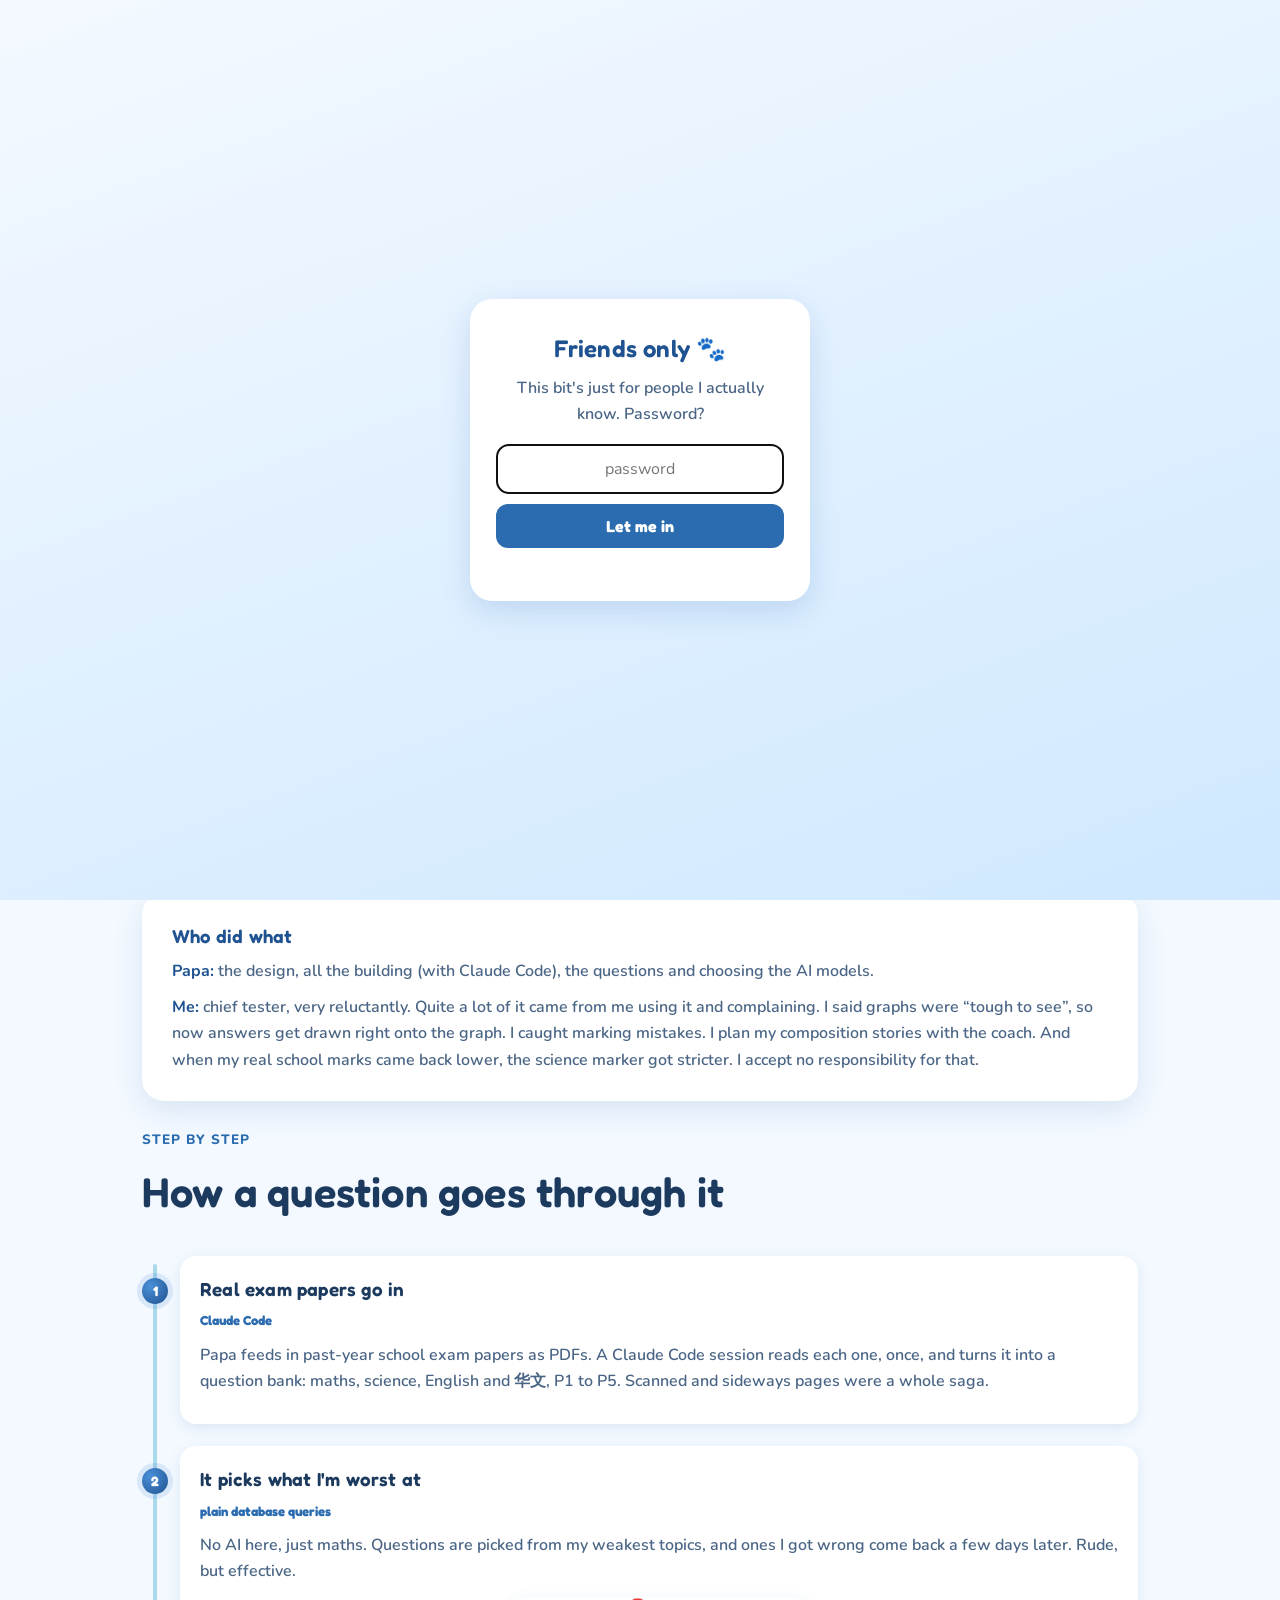
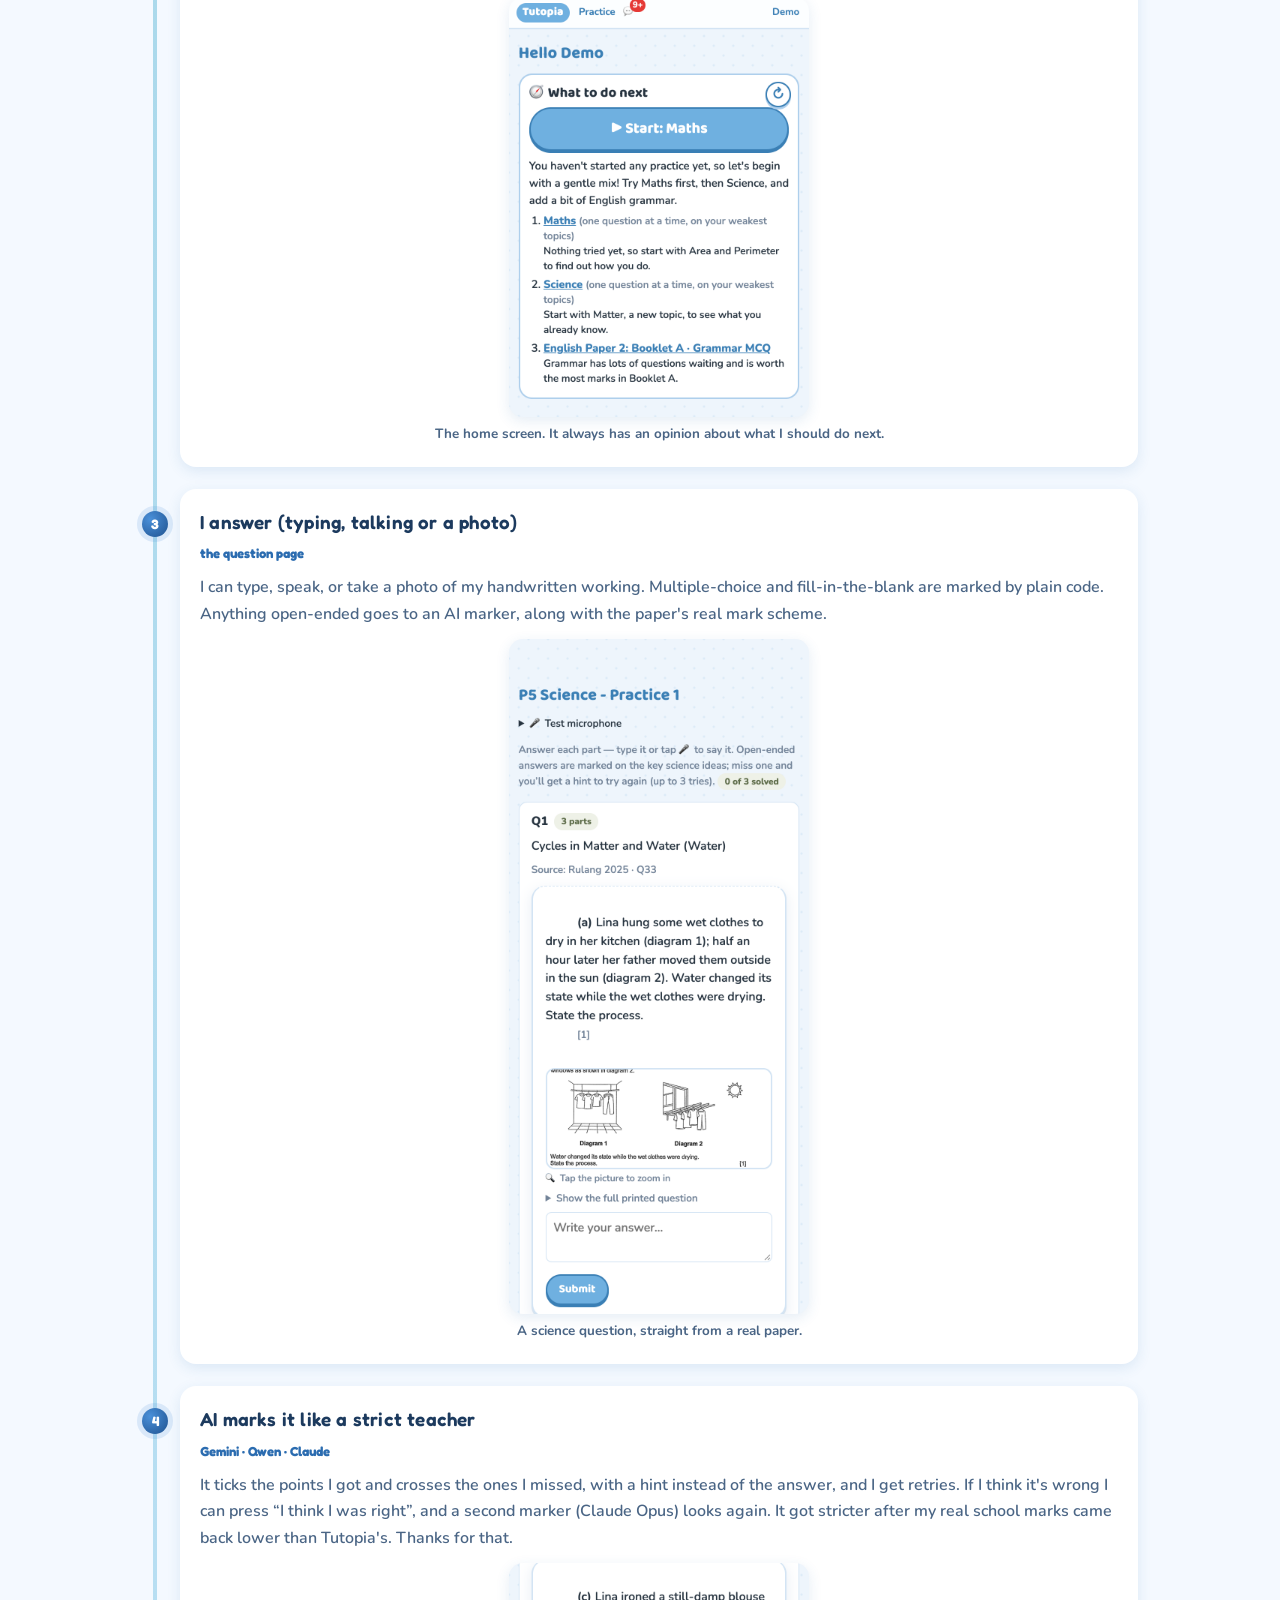
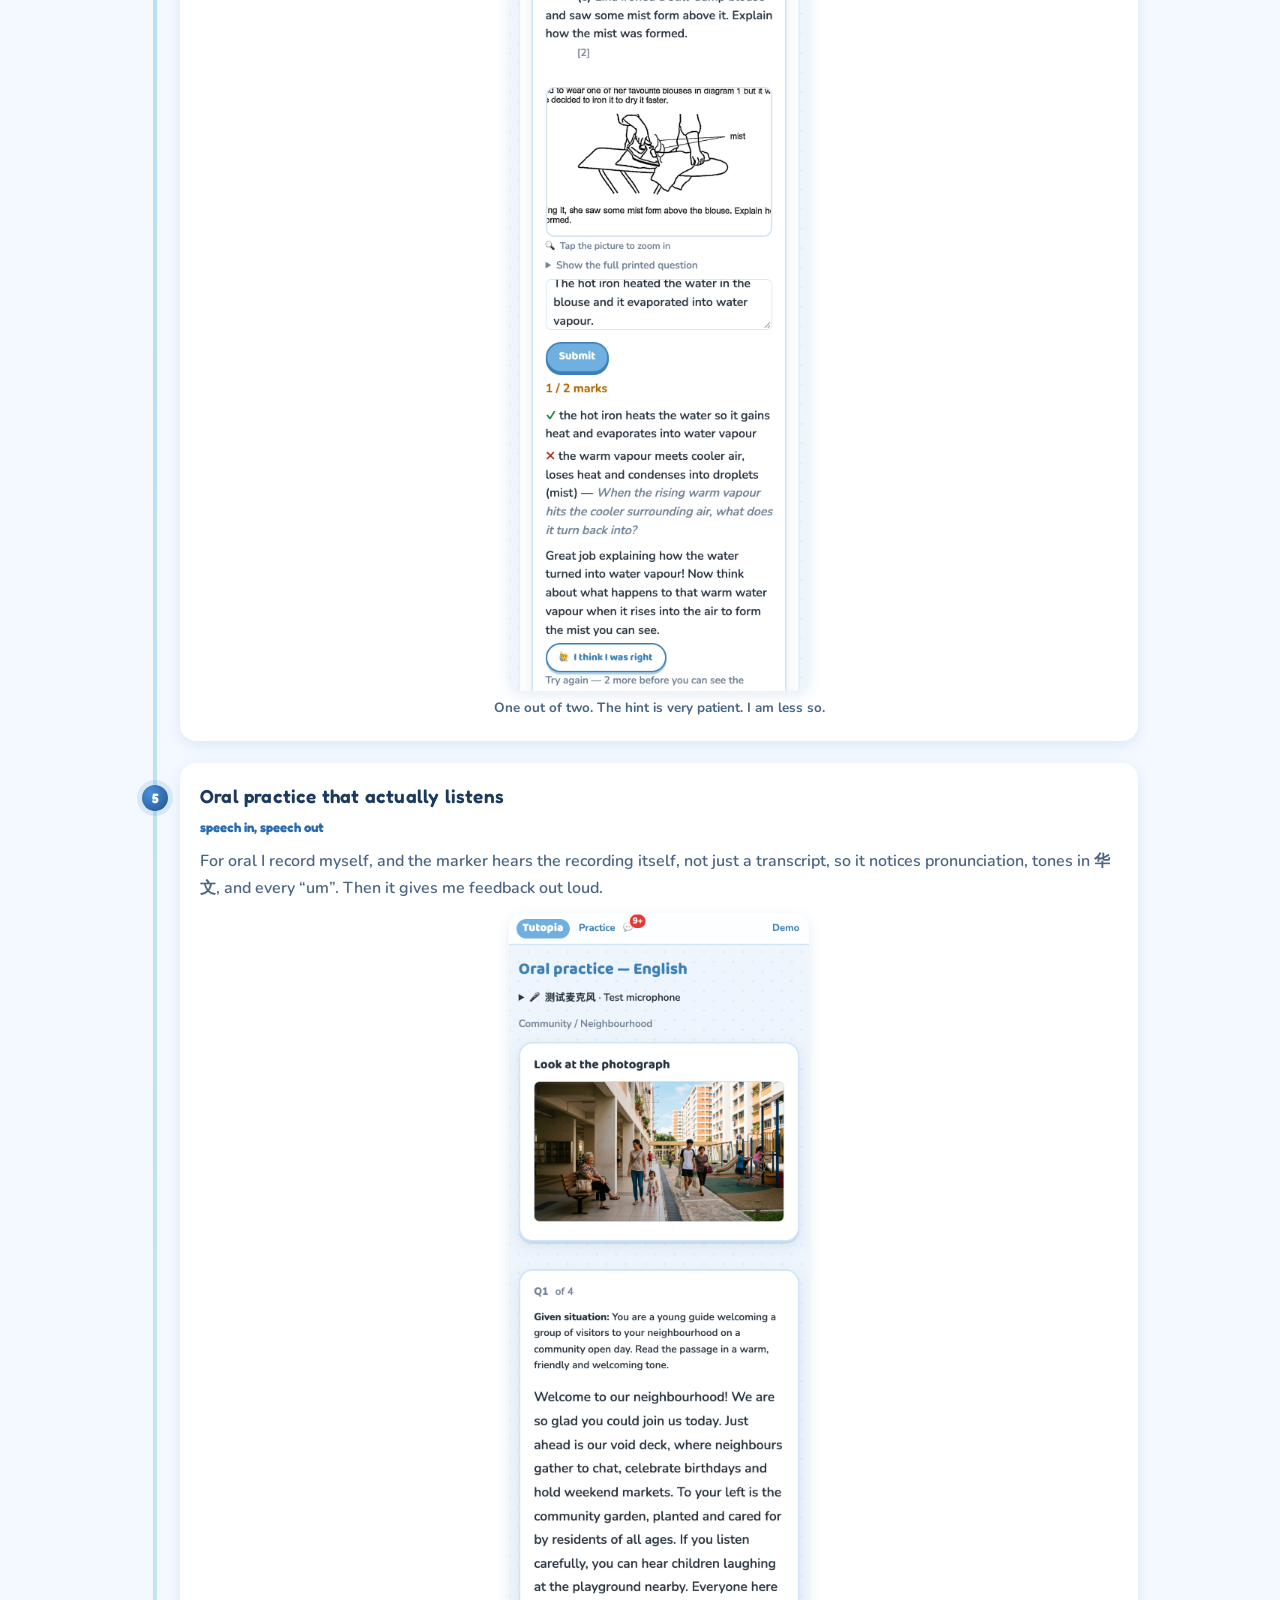
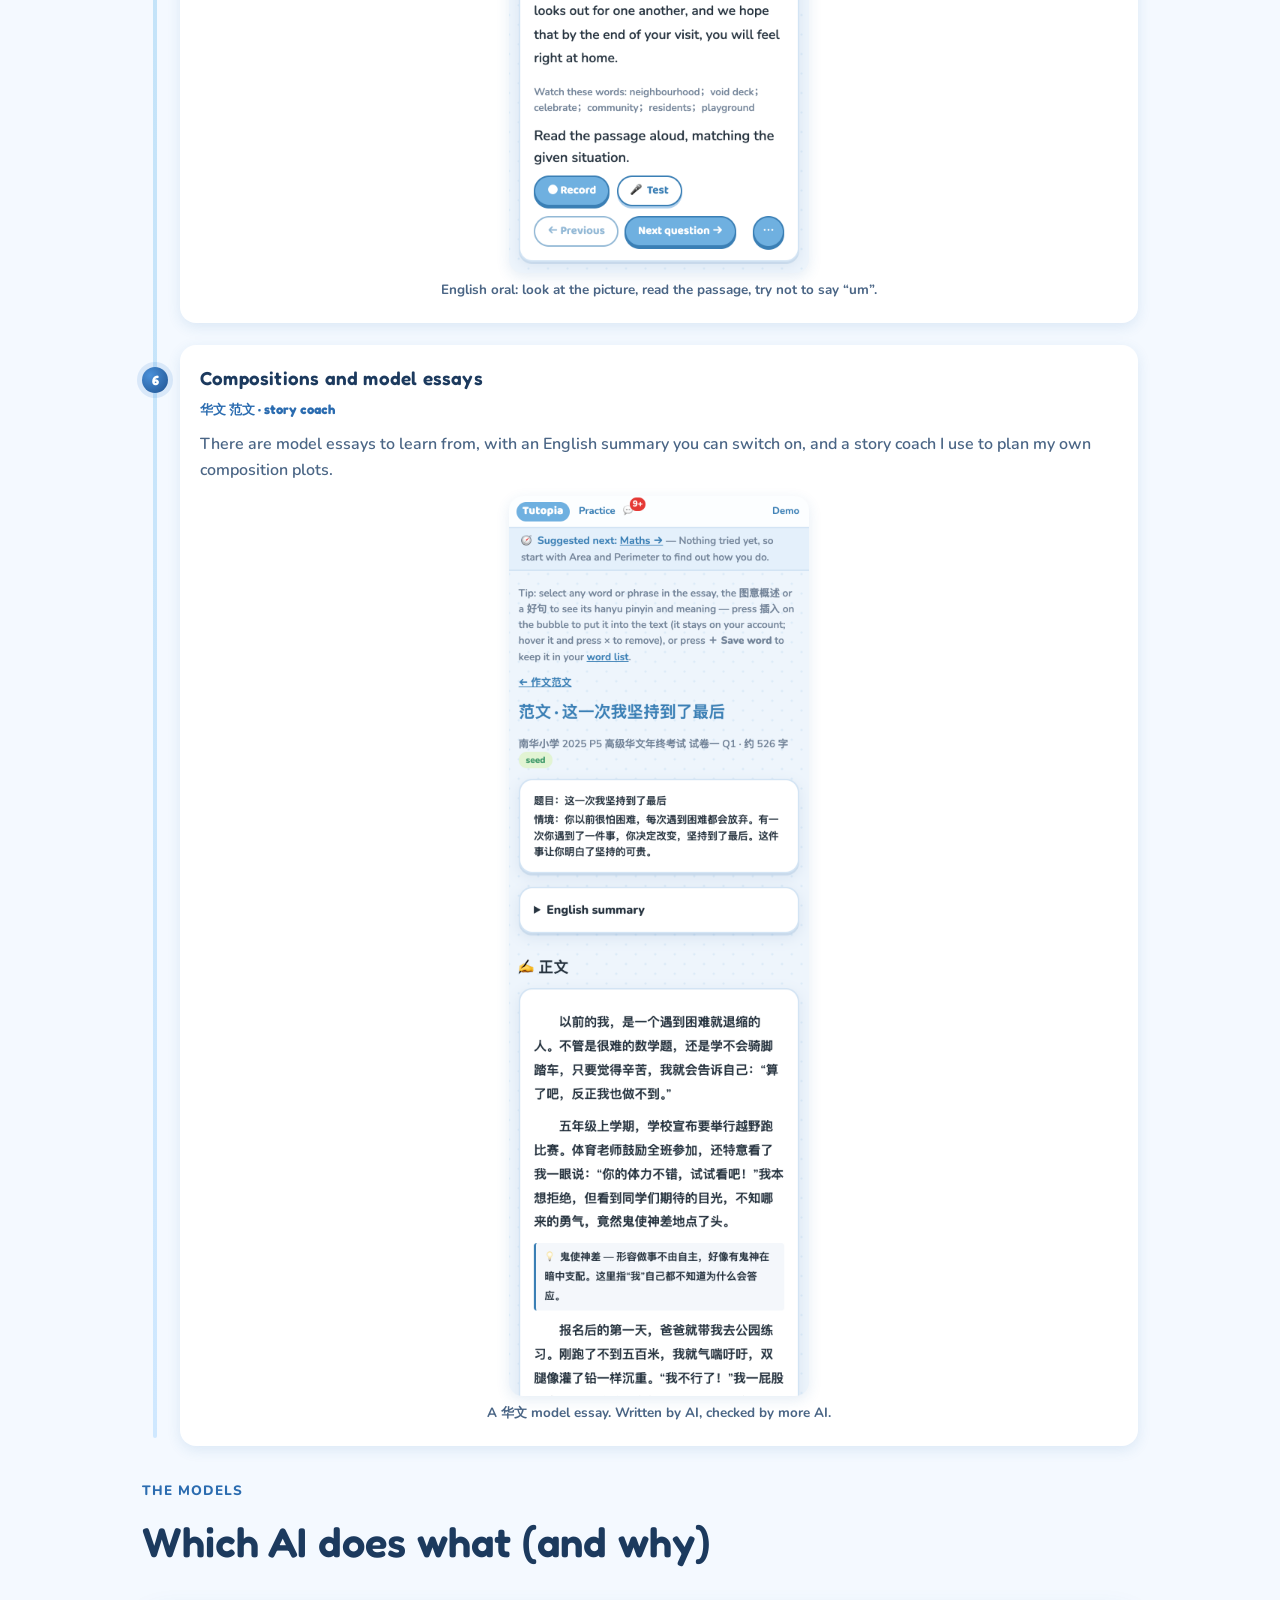
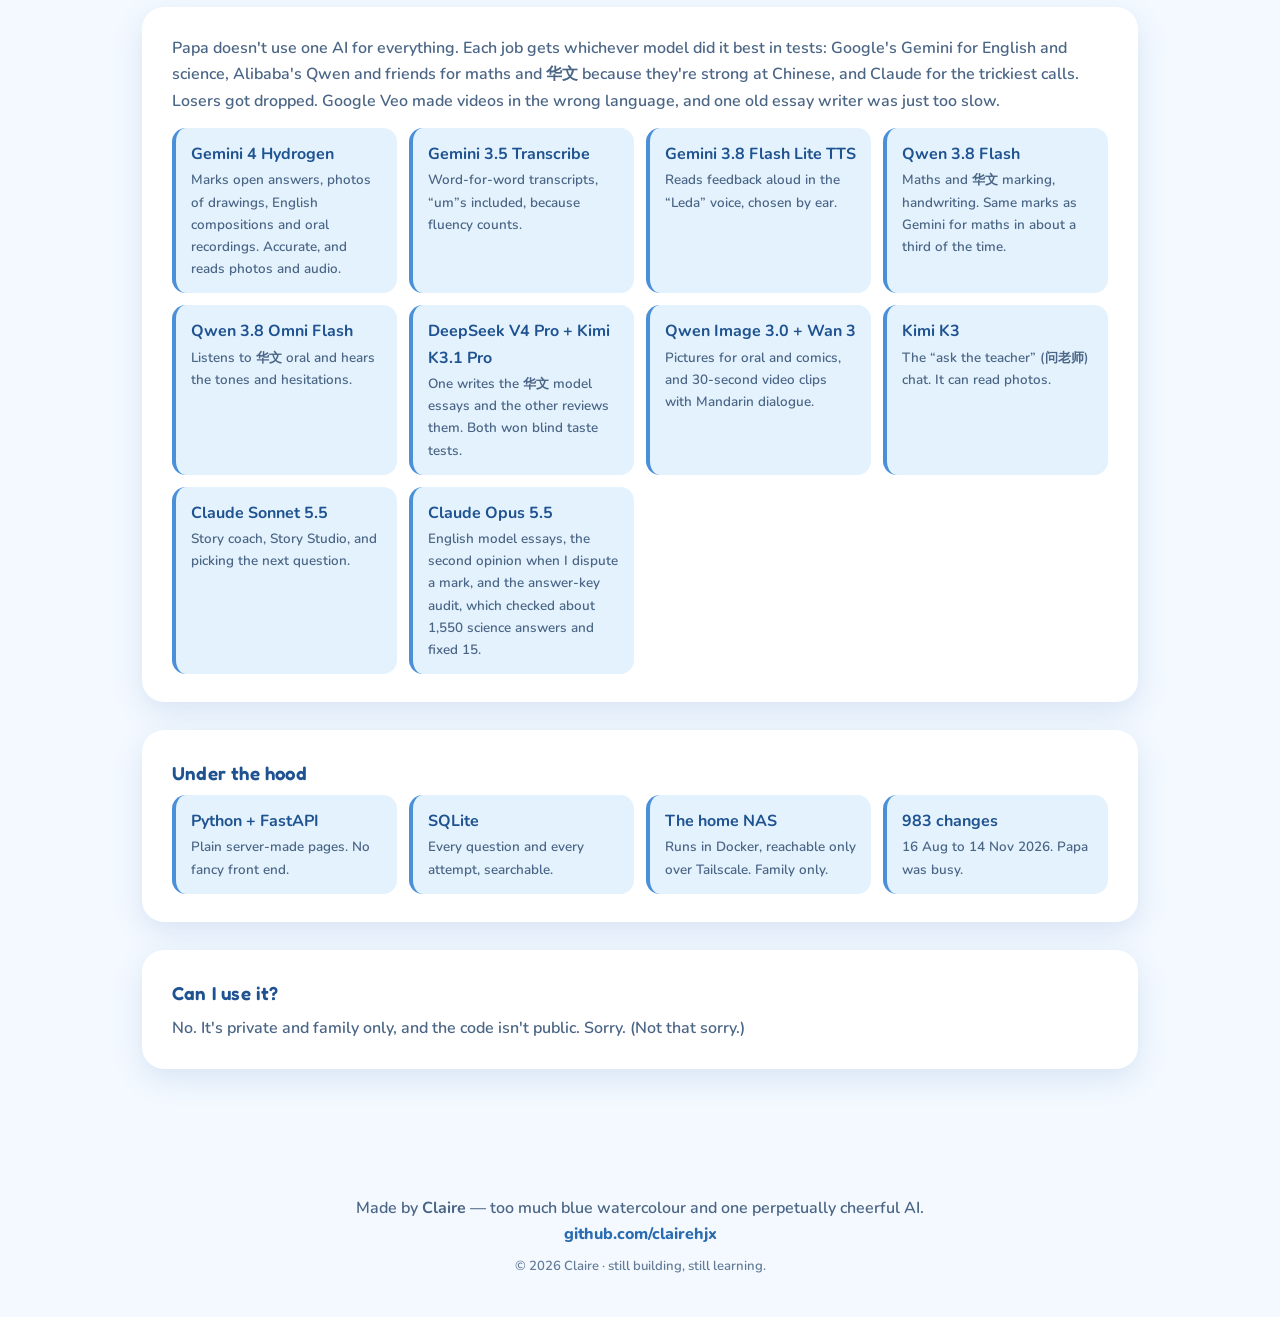
<file: tutopia.html>
<!DOCTYPE html>
<html lang="en">
<head>
  <meta charset="UTF-8">
  <meta name="viewport" content="width=device-width, initial-scale=1.0">
  <!-- Friends-only soft password gate (runs before paint) -->
  <script src="gate.js"></script>
  <title>Tutopia · Claire</title>
  <meta name="description" content="Tutopia: a family-built AI tutor for Singapore primary-school exams, made by Papa with a very reluctant Claire as chief tester.">

  <link rel="preconnect" href="https://fonts.googleapis.com">
  <link rel="preconnect" href="https://fonts.gstatic.com" crossorigin>
  <link href="https://fonts.googleapis.com/css2?family=Fredoka:wght@500;600;700&family=Nunito:wght@600;700;800&display=swap" rel="stylesheet">

  <link rel="stylesheet" href="styles.css">
  <link rel="stylesheet" href="ccfarm.css">
  <link rel="icon" href="data:image/svg+xml,%3Csvg xmlns='http://www.w3.org/2000/svg' viewBox='0 0 32 32'%3E%3Ccircle cx='16' cy='16' r='13' fill='%234a90d9'/%3E%3Ccircle cx='11' cy='12' r='4' fill='%23cfe8ff'/%3E%3C/svg%3E">
</head>
<body>
  <nav class="nav">
    <div class="wrap">
      <a class="brand" href="index.html#top"><span class="dot"></span>Claire</a>
      <div class="nav-links"><a href="index.html#apps">← Back to my site</a></div>
    </div>
  </nav>

  <header class="hero wf-hero" id="top">
    <span class="blob b1"></span>
    <span class="blob b3"></span>
    <div class="wrap">
      <span class="eyebrow">A Papa project (I was involved. Reluctantly.)</span>
      <h1>Tutopia</h1>
      <p class="tagline">An AI tutor for PSLE that Papa built at home, for us. I'm the chief tester, which means I do the homework AND find the bugs. This was not my idea. For the record.</p>
    </div>
  </header>

  <main>
    <section>
      <div class="wrap">
        <div class="card legend reveal">
          <h3>What it does</h3>
          <ul class="play-loop">
            <li>Real past-year exam questions in maths, science, English and 华文.</li>
            <li>Answer by typing, speaking, or photographing your working.</li>
            <li>Instant marking with hints and retries, not just the answer.</li>
            <li>Oral practice with spoken feedback, listening comprehension and 听写.</li>
            <li>Composition practice with model essays and a story coach.</li>
            <li>A daily holiday plan (thanks, I hate it).</li>
            <li>Pokémon for first-try right answers. This is the only reason I keep going.</li>
          </ul>
        </div>

        <div class="card wf-note reveal" style="margin-top:0;margin-bottom:28px;">
          <h3>Who did what</h3>
          <p><strong>Papa:</strong> the design, all the building (with Claude Code), the questions and choosing the AI models.</p>
          <p><strong>Me:</strong> chief tester, very reluctantly. Quite a lot of it came from me using it and complaining. I said graphs were &ldquo;tough to see&rdquo;, so now answers get drawn right onto the graph. I caught marking mistakes. I plan my composition stories with the coach. And when my real school marks came back lower, the science marker got stricter. I accept no responsibility for that.</p>
        </div>

        <div class="section-head reveal">
          <span class="kicker">Step by step</span>
          <h2>How a question goes through it</h2>
        </div>

        <div class="wf-steps">
          <div class="wf-step reveal"><span class="num">1</span><div class="wf-card">
            <h3>Real exam papers go in</h3>
            <span class="wf-file">Claude Code</span>
            <p class="wf-what">Papa feeds in past-year school exam papers as PDFs. A Claude Code session reads each one, once, and turns it into a question bank: maths, science, English and 华文, P1 to P5. Scanned and sideways pages were a whole saga.</p>
            
          </div></div>
          <div class="wf-step reveal"><span class="num">2</span><div class="wf-card">
            <h3>It picks what I'm worst at</h3>
            <span class="wf-file">plain database queries</span>
            <p class="wf-what">No AI here, just maths. Questions are picked from my weakest topics, and ones I got wrong come back a few days later. Rude, but effective.</p>
            <figure class="shot phone"><img src="img/tutopia/tutopia-home.png" alt="Tutopia home screen with a What to do next card" loading="lazy"><figcaption>The home screen. It always has an opinion about what I should do next.</figcaption></figure>
          </div></div>
          <div class="wf-step reveal"><span class="num">3</span><div class="wf-card">
            <h3>I answer (typing, talking or a photo)</h3>
            <span class="wf-file">the question page</span>
            <p class="wf-what">I can type, speak, or take a photo of my handwritten working. Multiple-choice and fill-in-the-blank are marked by plain code. Anything open-ended goes to an AI marker, along with the paper's real mark scheme.</p>
            <figure class="shot phone"><img src="img/tutopia/tutopia-science-question.png" alt="A P5 science question with a diagram" loading="lazy"><figcaption>A science question, straight from a real paper.</figcaption></figure>
          </div></div>
          <div class="wf-step reveal"><span class="num">4</span><div class="wf-card">
            <h3>AI marks it like a strict teacher</h3>
            <span class="wf-file">Gemini · Qwen · Claude</span>
            <p class="wf-what">It ticks the points I got and crosses the ones I missed, with a hint instead of the answer, and I get retries. If I think it's wrong I can press &ldquo;I think I was right&rdquo;, and a second marker (Claude Opus) looks again. It got stricter after my real school marks came back lower than Tutopia's. Thanks for that.</p>
            <figure class="shot phone"><img src="img/tutopia/tutopia-ai-feedback.png" alt="AI marking of a science answer: 1 of 2 marks with a hint" loading="lazy"><figcaption>One out of two. The hint is very patient. I am less so.</figcaption></figure>
          </div></div>
          <div class="wf-step reveal"><span class="num">5</span><div class="wf-card">
            <h3>Oral practice that actually listens</h3>
            <span class="wf-file">speech in, speech out</span>
            <p class="wf-what">For oral I record myself, and the marker hears the recording itself, not just a transcript, so it notices pronunciation, tones in 华文, and every &ldquo;um&rdquo;. Then it gives me feedback out loud.</p>
            <figure class="shot phone"><img src="img/tutopia/tutopia-oral.png" alt="English oral practice with a photo and a reading passage" loading="lazy"><figcaption>English oral: look at the picture, read the passage, try not to say &ldquo;um&rdquo;.</figcaption></figure>
          </div></div>
          <div class="wf-step reveal"><span class="num">6</span><div class="wf-card">
            <h3>Compositions and model essays</h3>
            <span class="wf-file">华文 范文 · story coach</span>
            <p class="wf-what">There are model essays to learn from, with an English summary you can switch on, and a story coach I use to plan my own composition plots.</p>
            <figure class="shot phone"><img src="img/tutopia/tutopia-compo.png" alt="A Chinese model essay with an English summary toggle" loading="lazy"><figcaption>A 华文 model essay. Written by AI, checked by more AI.</figcaption></figure>
          </div></div>
        </div>

        <div class="section-head reveal" style="margin-top:34px;">
          <span class="kicker">The models</span>
          <h2>Which AI does what (and why)</h2>
        </div>
        <div class="card legend reveal">
          <p>Papa doesn't use one AI for everything. Each job gets whichever model did it best in tests: Google's Gemini for English and science, Alibaba's Qwen and friends for maths and 华文 because they're strong at Chinese, and Claude for the trickiest calls. Losers got dropped. Google Veo made videos in the wrong language, and one old essay writer was just too slow.</p>
          <div class="legend-grid"><div class="legend-item"><strong>Gemini 4 Hydrogen</strong><small>Marks open answers, photos of drawings, English compositions and oral recordings. Accurate, and reads photos and audio.</small></div><div class="legend-item"><strong>Gemini 3.5 Transcribe</strong><small>Word-for-word transcripts, &ldquo;um&rdquo;s included, because fluency counts.</small></div><div class="legend-item"><strong>Gemini 3.8 Flash Lite TTS</strong><small>Reads feedback aloud in the &ldquo;Leda&rdquo; voice, chosen by ear.</small></div><div class="legend-item"><strong>Qwen 3.8 Flash</strong><small>Maths and 华文 marking, handwriting. Same marks as Gemini for maths in about a third of the time.</small></div><div class="legend-item"><strong>Qwen 3.8 Omni Flash</strong><small>Listens to 华文 oral and hears the tones and hesitations.</small></div><div class="legend-item"><strong>DeepSeek V4 Pro + Kimi K3.1 Pro</strong><small>One writes the 华文 model essays and the other reviews them. Both won blind taste tests.</small></div><div class="legend-item"><strong>Qwen Image 3.0 + Wan 3</strong><small>Pictures for oral and comics, and 30-second video clips with Mandarin dialogue.</small></div><div class="legend-item"><strong>Kimi K3</strong><small>The &ldquo;ask the teacher&rdquo; (问老师) chat. It can read photos.</small></div><div class="legend-item"><strong>Claude Sonnet 5.5</strong><small>Story coach, Story Studio, and picking the next question.</small></div><div class="legend-item"><strong>Claude Opus 5.5</strong><small>English model essays, the second opinion when I dispute a mark, and the answer-key audit, which checked about 1,550 science answers and fixed 15.</small></div></div>
        </div>

        <div class="card legend reveal">
          <h3>Under the hood</h3>
          <div class="legend-grid">
            <div class="legend-item"><strong>Python + FastAPI</strong><small>Plain server-made pages. No fancy front end.</small></div>
            <div class="legend-item"><strong>SQLite</strong><small>Every question and every attempt, searchable.</small></div>
            <div class="legend-item"><strong>The home NAS</strong><small>Runs in Docker, reachable only over Tailscale. Family only.</small></div>
            <div class="legend-item"><strong>983 changes</strong><small>16 Aug to 14 Nov 2026. Papa was busy.</small></div>
          </div>
        </div>

        <div class="card wf-note reveal">
          <h3>Can I use it?</h3>
          <p>No. It's private and family only, and the code isn't public. Sorry. (Not that sorry.)</p>
        </div>
      </div>
    </section>
  </main>

  <footer class="footer">
    <div class="wrap">
      <p>Made by <strong>Claire</strong> — too much blue watercolour and one perpetually cheerful AI.</p>
      <p><a href="https://github.com/clairehjx" target="_blank" rel="noopener">github.com/clairehjx</a></p>
      <p class="small">© <span id="year"></span> Claire · still building, still learning.</p>
    </div>
  </footer>

  <script src="script.js"></script>
</body>
</html>
</file>
<file: styles.css>
/* ============================================================
   Claire's Website — "Dreamy Watercolor Blue" design system
   Shared look & feel for the homepage and all of Claire's apps.
   ============================================================ */

/* ---- Design tokens (colours, spacing) ---- */
:root {
  --ink:        #1c3a5e;   /* deep blue, like fountain-pen ink   */
  --ink-soft:   #4a6585;   /* softer text                        */
  --blue:       #2b6cb0;   /* primary blue                       */
  --blue-deep:  #1f5290;
  --blue-bright:#4a90d9;
  --sky:        #a8d8ea;   /* light sky blue                     */
  --wash:       #cfe8ff;   /* pale watercolour wash              */
  --mist:       #e3f2fd;
  --paper:      #f4f9ff;   /* page background                    */
  --card:       #ffffff;
  --petal:      #ffd9e8;   /* tiny warm accent (used sparingly)  */
  --leaf:       #bfe6d4;

  --shadow:     0 10px 30px rgba(43, 108, 176, 0.14);
  --shadow-sm:  0 4px 14px rgba(43, 108, 176, 0.12);
  --radius:     22px;

  --maxw: 1040px;
}

*, *::before, *::after { box-sizing: border-box; margin: 0; padding: 0; }

html { scroll-behavior: smooth; }

body {
  font-family: 'Nunito', system-ui, -apple-system, sans-serif;
  color: var(--ink);
  line-height: 1.65;
  background-color: var(--paper);
  /* layered soft watercolour blobs painted across the page */
  background-image:
    radial-gradient(40rem 40rem at 8% -5%,  rgba(168, 216, 234, 0.55), transparent 60%),
    radial-gradient(34rem 34rem at 100% 8%, rgba(207, 232, 255, 0.65), transparent 60%),
    radial-gradient(30rem 30rem at 50% 30%, rgba(227, 242, 253, 0.45), transparent 60%),
    radial-gradient(36rem 36rem at -5% 80%, rgba(191, 230, 212, 0.30), transparent 60%),
    radial-gradient(40rem 40rem at 105% 95%, rgba(168, 216, 234, 0.40), transparent 60%);
  background-attachment: fixed;
  -webkit-font-smoothing: antialiased;
}

h1, h2, h3, .brand, .btn {
  font-family: 'Fredoka', 'Nunito', sans-serif;
  font-weight: 600;
  letter-spacing: 0.2px;
}

a { color: var(--blue); text-decoration: none; }

.wrap { width: 100%; max-width: var(--maxw); margin: 0 auto; padding: 0 22px; }

/* ============================================================
   Navigation bar
   ============================================================ */
.nav {
  position: sticky;
  top: 0;
  z-index: 50;
  backdrop-filter: blur(10px);
  background: rgba(244, 249, 255, 0.72);
  border-bottom: 1px solid rgba(43, 108, 176, 0.10);
}
.nav .wrap {
  display: flex;
  align-items: center;
  justify-content: space-between;
  height: 64px;
}
.brand {
  font-size: 1.35rem;
  color: var(--blue-deep);
  display: flex;
  align-items: center;
  gap: 8px;
}
.brand .dot {
  width: 12px; height: 12px; border-radius: 50%;
  background: radial-gradient(circle at 30% 30%, var(--blue-bright), var(--blue-deep));
  box-shadow: 0 0 0 4px rgba(74, 144, 217, 0.18);
}
.nav-links { display: flex; align-items: center; gap: 6px; }
.nav-links a {
  color: var(--ink-soft);
  font-weight: 700;
  font-size: 0.95rem;
  padding: 8px 14px;
  border-radius: 14px;
  transition: background 0.15s, color 0.15s;
}
.nav-links a:hover { background: var(--mist); color: var(--blue-deep); }
.nav-links a.ghub {
  background: var(--blue);
  color: #fff;
  box-shadow: var(--shadow-sm);
}
.nav-links a.ghub:hover { background: var(--blue-deep); color: #fff; }

/* ============================================================
   Hero
   ============================================================ */
.hero { position: relative; overflow: hidden; padding: 70px 0 40px; }
.hero .wrap { position: relative; z-index: 2; }
.eyebrow {
  display: inline-block;
  background: #fff;
  color: var(--blue);
  font-weight: 800;
  font-size: 0.82rem;
  letter-spacing: 0.6px;
  text-transform: uppercase;
  padding: 6px 14px;
  border-radius: 999px;
  box-shadow: var(--shadow-sm);
  margin-bottom: 18px;
}
.hero h1 {
  font-size: clamp(2.5rem, 7vw, 4.3rem);
  line-height: 1.05;
  color: var(--ink);
}
.hero h1 .name {
  position: relative;
  color: var(--blue-deep);
  white-space: nowrap;
}
/* hand-painted watercolour underline under the name */
.hero h1 .name::after {
  content: "";
  position: absolute;
  left: -2%;
  right: -2%;
  bottom: -0.18em;
  height: 0.36em;
  background: url("data:image/svg+xml,%3Csvg xmlns='http://www.w3.org/2000/svg' width='300' height='24' viewBox='0 0 300 24'%3E%3Cpath d='M4 14 C60 4 120 20 160 12 C210 2 250 18 296 8' stroke='%234a90d9' stroke-width='10' fill='none' stroke-linecap='round' opacity='0.55'/%3E%3C/svg%3E") no-repeat;
  background-size: 100% 100%;
  z-index: -1;
}
.hero .tagline {
  font-size: clamp(1.05rem, 2.4vw, 1.3rem);
  color: var(--ink-soft);
  max-width: 36ch;
  margin: 22px 0 28px;
  font-weight: 600;
}
.hero-btns { display: flex; flex-wrap: wrap; gap: 14px; }

.btn {
  display: inline-flex;
  align-items: center;
  gap: 9px;
  font-size: 1rem;
  font-weight: 600;
  padding: 13px 24px;
  border-radius: 999px;
  border: none;
  cursor: pointer;
  transition: transform 0.12s ease, box-shadow 0.15s, background 0.15s;
}
.btn-primary { background: var(--blue); color: #fff; box-shadow: var(--shadow); }
.btn-primary:hover { background: var(--blue-deep); transform: translateY(-2px); }
.btn-ghost {
  background: #fff;
  color: var(--blue-deep);
  box-shadow: var(--shadow-sm);
}
.btn-ghost:hover { transform: translateY(-2px); background: var(--mist); }

/* floating watercolour blobs in the hero */
.blob { position: absolute; border-radius: 50%; filter: blur(2px); opacity: 0.55; z-index: 1; }
.blob.b1 { width: 220px; height: 220px; right: 4%;  top: 6%;
  background: radial-gradient(circle at 35% 35%, #a8d8ea, transparent 70%);
  animation: float 9s ease-in-out infinite; }
.blob.b2 { width: 150px; height: 150px; right: 22%; top: 48%;
  background: radial-gradient(circle at 35% 35%, #cfe8ff, transparent 70%);
  animation: float 11s ease-in-out infinite reverse; }
.blob.b3 { width: 110px; height: 110px; right: 38%; top: 10%;
  background: radial-gradient(circle at 35% 35%, #bfe6d4, transparent 70%);
  animation: float 13s ease-in-out infinite; }
@keyframes float {
  0%,100% { transform: translateY(0) translateX(0); }
  50%     { transform: translateY(-18px) translateX(8px); }
}
@media (prefers-reduced-motion: reduce) { .blob { animation: none; } }

/* ============================================================
   Sections
   ============================================================ */
section { padding: 56px 0; }
.section-head { margin-bottom: 30px; }
.section-head h2 {
  font-size: clamp(1.8rem, 4vw, 2.6rem);
  color: var(--ink);
  display: inline-flex;
  align-items: center;
  gap: 12px;
}
.section-head .kicker {
  display: block;
  color: var(--blue);
  font-weight: 800;
  font-size: 0.85rem;
  letter-spacing: 1px;
  text-transform: uppercase;
  margin-bottom: 6px;
}

/* reveal-on-scroll */
.reveal { opacity: 0; transform: translateY(26px); transition: opacity 0.7s ease, transform 0.7s ease; }
.reveal.show { opacity: 1; transform: none; }
@media (prefers-reduced-motion: reduce) { .reveal { opacity: 1; transform: none; } }

/* ---- About ---- */
.about-grid {
  display: grid;
  grid-template-columns: 1.4fr 1fr;
  gap: 28px;
  align-items: start;
}
.card {
  background: var(--card);
  border-radius: var(--radius);
  box-shadow: var(--shadow);
  padding: 28px 30px;
  position: relative;
  overflow: hidden;
}
.card.about-text p { color: var(--ink-soft); font-weight: 600; margin-bottom: 14px; }
.card.about-text p:last-child { margin-bottom: 0; }
.card.about-text strong { color: var(--blue-deep); }

.facts { display: flex; flex-direction: column; gap: 12px; }
.fact {
  display: flex; align-items: center; gap: 12px;
  background: var(--card);
  border-radius: 16px;
  box-shadow: var(--shadow-sm);
  padding: 14px 16px;
  font-weight: 700;
  color: var(--ink);
}
.fact .emoji {
  width: 42px; height: 42px; flex-shrink: 0;
  display: grid; place-items: center;
  font-size: 1.3rem;
  background: var(--mist);
  border-radius: 12px;
}
.fact small { display: block; color: var(--ink-soft); font-weight: 600; font-size: 0.8rem; }

/* ---- Coding toolkit timeline ---- */
.toolkit { margin-top: 22px; }
.toolkit h3 { color: var(--blue-deep); margin: 0 0 4px; }
.toolkit-note { color: var(--ink-soft); font-size: 0.9rem; margin: 0 0 14px; }
.toolkit-list { list-style: none; margin: 0; padding: 0; display: flex; flex-direction: column; gap: 10px; }
.toolkit-list li {
  display: flex; flex-wrap: wrap; align-items: baseline; gap: 4px 14px;
  background: var(--mist);
  border-left: 4px solid var(--blue-bright);
  border-radius: 10px;
  padding: 11px 15px;
}
.tk-date { font-weight: 800; color: var(--blue); font-size: 0.85rem; letter-spacing: 0.5px; min-width: 86px; }
.tk-tools { color: var(--ink); font-weight: 600; }
.tk-tools strong { color: var(--blue-deep); font-weight: 800; }

/* ---- Learn-with-me homepage card ---- */
.learn-cta { display: flex; gap: 18px; align-items: flex-start; }
.learn-cta h3 { color: var(--ink); margin-bottom: 4px; }
.learn-cta-emoji {
  width: 60px; height: 60px; flex-shrink: 0;
  display: grid; place-items: center; font-size: 1.9rem;
  background: var(--mist); border-radius: 16px;
}
@media (max-width: 560px) { .learn-cta { flex-direction: column; } }

/* ---- Journey timeline ---- */
.timeline { position: relative; padding-left: 34px; }
.timeline::before {
  content: ""; position: absolute; left: 9px; top: 6px; bottom: 6px;
  width: 4px; border-radius: 4px;
  background: linear-gradient(var(--sky), var(--wash));
}
.t-item { position: relative; margin-bottom: 26px; }
.t-item:last-child { margin-bottom: 0; }
.t-item::before {
  content: ""; position: absolute; left: -34px; top: 4px;
  width: 22px; height: 22px; border-radius: 50%;
  background: radial-gradient(circle at 32% 32%, var(--blue-bright), var(--blue-deep));
  box-shadow: 0 0 0 5px rgba(74,144,217,0.16);
}
.t-item .when { font-weight: 800; color: var(--blue); font-size: 0.85rem; letter-spacing: 0.5px; }
.t-item h3 { font-size: 1.2rem; color: var(--ink); margin: 2px 0 4px; }
.t-item p { color: var(--ink-soft); font-weight: 600; }
.t-item .tag {
  display: inline-block; margin-top: 8px;
  background: var(--mist); color: var(--blue-deep);
  font-weight: 800; font-size: 0.78rem;
  padding: 3px 12px; border-radius: 999px;
}
/* "tricky part → how I solved it" story box */
.t-challenge {
  margin-top: 12px;
  background: var(--mist);
  border-left: 4px solid var(--blue-bright);
  border-radius: 10px;
  padding: 11px 15px;
  font-size: 0.92rem;
  font-weight: 600;
  color: var(--ink-soft);
}
.t-challenge b { color: var(--blue-deep); font-weight: 800; }

/* ---- Apps gallery ---- */
.apps-grid {
  display: grid;
  grid-template-columns: repeat(auto-fill, minmax(290px, 1fr));
  gap: 24px;
}
.app-card {
  background: var(--card);
  border-radius: var(--radius);
  box-shadow: var(--shadow);
  overflow: hidden;
  display: flex;
  flex-direction: column;
  transition: transform 0.16s ease, box-shadow 0.16s ease;
}
.app-card:hover { transform: translateY(-5px); box-shadow: 0 18px 40px rgba(43,108,176,0.20); }
.app-thumb {
  height: 150px;
  display: grid; place-items: center;
  font-size: 3.4rem;
  position: relative;
  overflow: hidden;
}
.app-thumb.poke { background: radial-gradient(circle at 30% 25%, #cfe8ff, #a8d8ea 70%, #7fc0dd); }
.app-thumb.sci  { background: radial-gradient(circle at 30% 25%, #d8f0e6, #bfe6d4 70%, #9ed6bd); }
.app-thumb.soon { background: repeating-linear-gradient(45deg, #eef5ff, #eef5ff 14px, #e3f2fd 14px, #e3f2fd 28px); }
.app-thumb.shop { background: radial-gradient(circle at 30% 25%, #ffe9c9, #f4a96b 70%, #e89aa5); }
.app-body { padding: 20px 22px 22px; display: flex; flex-direction: column; flex: 1; }
.app-body h3 { font-size: 1.25rem; color: var(--ink); margin-bottom: 6px; }
.app-body p { color: var(--ink-soft); font-weight: 600; font-size: 0.95rem; }
.chips { display: flex; flex-wrap: wrap; gap: 7px; margin: 12px 0 16px; }

/* individual topic links inside an app card (science cheat sheets) */
.topic-links { list-style: none; display: flex; flex-direction: column; gap: 7px; margin: 12px 0 16px; }
.topic-links a {
  display: flex; align-items: center; gap: 9px;
  background: var(--mist); color: var(--blue-deep);
  font-weight: 700; font-size: 0.92rem;
  padding: 9px 13px; border-radius: 13px;
  transition: background 0.14s, transform 0.12s;
}
.topic-links a:hover { background: var(--wash); transform: translateX(3px); }
.topic-links a .lvl {
  margin-left: auto; background: #fff; color: var(--blue);
  font-weight: 800; font-size: 0.7rem; padding: 2px 9px; border-radius: 999px;
}
.topic-links li:has(.answer-link) { display: flex; align-items: center; gap: 7px; }
.topic-links li:has(.answer-link) a:first-child { flex: 1; }
.answer-link {
  display: block; flex: none; background: none !important; color: var(--ink-soft) !important;
  font-weight: 600 !important; font-size: 0.8rem !important; padding: 4px 6px !important;
  white-space: nowrap;
}
.answer-link:hover { color: var(--blue) !important; transform: none !important; }
.chip {
  background: var(--mist); color: var(--blue-deep);
  font-weight: 800; font-size: 0.74rem;
  padding: 3px 11px; border-radius: 999px;
}
.app-actions { display: flex; gap: 10px; flex-wrap: wrap; margin-top: auto; }
.app-actions .btn { font-size: 0.9rem; padding: 10px 18px; }
.badge-soon {
  position: absolute; top: 12px; right: 12px;
  background: #fff; color: var(--blue);
  font-weight: 800; font-size: 0.72rem;
  padding: 4px 12px; border-radius: 999px;
  box-shadow: var(--shadow-sm);
}

/* ============================================================
   Footer
   ============================================================ */
.footer {
  margin-top: 30px;
  padding: 40px 0;
  text-align: center;
  color: var(--ink-soft);
  font-weight: 600;
}
.footer .heart { color: var(--blue); }
.footer a { font-weight: 800; }
.footer .small { font-size: 0.82rem; margin-top: 8px; opacity: 0.85; }

/* ============================================================
   Responsive
   ============================================================ */
@media (max-width: 760px) {
  .about-grid { grid-template-columns: 1fr; }
  .nav-links a:not(.ghub) { display: none; }   /* keep GitHub button on small screens */
  .hero { padding: 48px 0 26px; }
  .blob.b2, .blob.b3 { display: none; }
}

/* ============================================================
   Featured project (ccfarm) on the homepage
   ============================================================ */
.feature {
  display: grid; grid-template-columns: 1.25fr 1fr; gap: 0;
  background: var(--card); border-radius: var(--radius); box-shadow: var(--shadow); overflow: hidden;
}
.feature-media { background: var(--ink); min-height: 260px; }
.feature-media video, .feature-media img { width: 100%; height: 100%; object-fit: cover; display: block; }
.feature-body { padding: 24px 26px; display: flex; flex-direction: column; gap: 12px; }
.feature-body p { color: var(--ink-soft); font-weight: 600; }
.feature-note { font-size: 0.85rem; }
@media (max-width: 820px) { .feature { grid-template-columns: 1fr; } .feature-media { min-height: 0; } }

/* Timeline heatmap (replaces the old toolkit list) */
.timeline { margin-top: 22px; }
.timeline h3 { color: var(--blue-deep); margin: 0 0 4px; }
.tl-scroll { overflow-x: auto; -webkit-overflow-scrolling: touch; }
.tl { border-collapse: separate; border-spacing: 4px; width: 100%; min-width: 620px; font-size: .82rem; }
.tl th { text-align: left; font-weight: 700; color: var(--ink); white-space: nowrap; padding-right: 8px; }
.tl thead th { color: var(--blue); font-family: Fredoka, sans-serif; text-align: center; }
.tl-group th { padding-top: 10px; color: var(--blue-deep); font-family: Fredoka, sans-serif; font-size: .9rem; }
.tl td { text-align: center; }
.tl-c { display: inline-block; width: 100%; min-width: 34px; height: 20px; border-radius: 6px; background: var(--mist); vertical-align: middle; }
.tl-legend .tl-c { width: 22px; min-width: 22px; height: 14px; margin-right: 6px; }
.tl-c.l1 { opacity: .3 } .tl-c.l2 { opacity: .55 } .tl-c.l3 { opacity: .8 } .tl-c.l4 { opacity: 1 }
.tl-c.c:not(.l0) { background: #2b6cb0 } .tl-c.g:not(.l0) { background: #2f9e8f }
.tl-c.q:not(.l0) { background: #c2410c } .tl-c.d:not(.l0) { background: #6d4fc2 } .tl-c.a:not(.l0) { background: #d6457a }
.tl-c.l0 { opacity: 1; background: var(--mist); }
.tl-bar { vertical-align: bottom; height: 58px; }
.tl-bar span { display: block; margin: 0 auto 2px; width: 60%; background: var(--blue-bright); border-radius: 4px 4px 0 0; }
.tl-bar small { color: var(--ink-soft); font-weight: 700; }
.tl-ms td { font-size: .72rem; color: var(--ink-soft); line-height: 1.25; vertical-align: top; padding-top: 6px; }
.tl-legend { display: flex; flex-wrap: wrap; gap: 6px 16px; margin-top: 12px; font-size: .82rem; color: var(--ink-soft); font-weight: 700; }
.tl-legend span { display: inline-flex; align-items: center; }
</file>
<file: ccfarm.css>
/* ccfarm pages: shared styles (built on the tokens in styles.css) */
.wf-hero { padding: 60px 0 24px; }
.wf-hero h1 { font-size: clamp(2.1rem, 5.5vw, 3.4rem); }

.legend { margin-bottom: 28px; }
.legend h3 { color: var(--blue-deep); margin-bottom: 6px; }
.legend p  { color: var(--ink-soft); font-weight: 600; margin-bottom: 14px; }
.legend-grid { display: grid; grid-template-columns: repeat(auto-fit, minmax(180px, 1fr)); gap: 12px; }
.legend-item {
  background: var(--mist); border-radius: 14px; padding: 13px 15px;
  border-left: 4px solid var(--blue-bright);
}
.legend-item strong { color: var(--blue-deep); }
.legend-item small { display: block; color: var(--ink-soft); font-weight: 600; font-size: 0.84rem; margin-top: 2px; }

.wf-steps { position: relative; padding-left: 38px; margin-top: 8px; }
.wf-steps::before {
  content: ""; position: absolute; left: 11px; top: 8px; bottom: 8px;
  width: 4px; border-radius: 4px; background: linear-gradient(var(--sky), var(--wash));
}
.wf-step { position: relative; margin-bottom: 22px; }
.wf-step:last-child { margin-bottom: 0; }
.wf-step::before {
  content: ""; position: absolute; left: -38px; top: 22px;
  width: 26px; height: 26px; border-radius: 50%;
  background: radial-gradient(circle at 32% 32%, var(--blue-bright), var(--blue-deep));
  box-shadow: 0 0 0 5px rgba(74,144,217,0.16);
}
.wf-step .num {
  position: absolute; left: -38px; top: 22px; width: 26px; height: 26px;
  display: grid; place-items: center; color: #fff; font-weight: 800;
  font-size: 0.85rem; font-family: 'Fredoka','Nunito',sans-serif; z-index: 2;
}
.wf-card { background: var(--card); border-radius: 16px; box-shadow: var(--shadow-sm); padding: 18px 20px; }
.wf-card h3 { font-size: 1.18rem; color: var(--ink); margin-bottom: 2px; }
.wf-file { font-size: 0.82rem; font-weight: 700; color: var(--blue); font-family: 'Fredoka','Nunito',sans-serif; }
.wf-what { color: var(--ink-soft); font-weight: 600; margin: 8px 0 12px; }

.badges { display: flex; flex-wrap: wrap; gap: 8px; margin-bottom: 10px; }
.badge {
  font-weight: 800; font-size: 0.74rem; padding: 4px 12px; border-radius: 999px;
  display: inline-flex; align-items: center; gap: 6px;
  background: var(--mist); color: var(--blue-deep);
}
.badge.green { background: var(--leaf); color: #1f6b4c; }
.badge.warm  { background: #fdeafc; color: #8a3d80; }

.why { font-size: 0.92rem; font-weight: 600; color: var(--ink-soft);
       background: var(--paper); border-radius: 10px; padding: 10px 13px; }
.why b { color: var(--blue-deep); font-weight: 800; }

.wf-note { margin-top: 26px; }
.wf-note h3 { color: var(--blue-deep); margin-bottom: 6px; }
.wf-note p { color: var(--ink-soft); font-weight: 600; }
.wf-note p + p { margin-top: 10px; }
.wf-note strong { color: var(--blue-deep); }

/* "What you do" loop + shop chips */
.play-loop { list-style: none; margin: 8px 0 14px; padding: 0; }
.play-loop li { position: relative; padding: 5px 0 5px 22px; color: var(--ink-soft); font-weight: 600; }
.play-loop li::before { content: "→"; position: absolute; left: 0; color: var(--blue-bright); font-weight: 800; }

/* The build prompts */
.prompts-intro { color: var(--ink-soft); font-weight: 600; margin-bottom: 14px; }
.prompts { display: flex; flex-direction: column; gap: 11px; }
.prompt { margin: 0; background: var(--mist); border-left: 4px solid var(--blue-bright);
  border-radius: 12px; padding: 12px 15px; color: var(--ink); font-weight: 700; }
.prompt::before { content: "\201C"; color: var(--blue-bright); font-weight: 800; }
.prompt::after  { content: "\201D"; color: var(--blue-bright); font-weight: 800; }

.shot { margin: 12px 0 4px; }
.shot img { width: 100%; border-radius: 14px; box-shadow: var(--shadow-sm); display: block; background: var(--mist); }
.shot.phone img { max-width: 300px; margin: 0 auto; }
.shot figcaption { margin-top: 6px; font-size: 0.84rem; font-weight: 700; color: var(--ink-soft); text-align: center; }
.shot-row { display: grid; grid-template-columns: repeat(auto-fit, minmax(220px, 1fr)); gap: 14px; }

/* Sub-navigation between the ccfarm pages */
.cc-tabs { display: flex; flex-wrap: wrap; gap: 8px; margin: 18px 0 0; }
.cc-tabs a { font-family: 'Fredoka','Nunito',sans-serif; font-weight: 600; font-size: 0.95rem;
  padding: 8px 16px; border-radius: 999px; background: var(--card); color: var(--blue-deep);
  box-shadow: var(--shadow-sm); }
.cc-tabs a:hover { background: var(--mist); }
.cc-tabs a[aria-current="page"] { background: var(--blue); color: #fff; }

/* Video frames */
.clip { margin: 12px 0 4px; }
.clip video { width: 100%; border-radius: 14px; box-shadow: var(--shadow-sm); display: block; background: var(--ink); }
.clip.phone video { max-width: 360px; margin: 0 auto; }
.clip figcaption { margin-top: 6px; font-size: 0.84rem; font-weight: 700; color: var(--ink-soft); text-align: center; }

/* Page cards on the overview */
.cc-pages { display: grid; grid-template-columns: repeat(auto-fit, minmax(230px, 1fr)); gap: 16px; margin: 8px 0 28px; }
.cc-page { display: block; background: var(--card); border-radius: 18px; box-shadow: var(--shadow-sm); overflow: hidden; color: var(--ink);
  transition: transform 0.2s; }
.cc-page:hover { transform: translateY(-4px); }
.cc-page img { width: 100%; height: 140px; object-fit: cover; display: block; background: var(--mist); }
.cc-page div { padding: 14px 16px 16px; }
.cc-page h3 { font-size: 1.1rem; color: var(--blue-deep); margin-bottom: 4px; }
.cc-page p { font-size: 0.9rem; font-weight: 600; color: var(--ink-soft); }

/* Stat row */
.cc-stats { display: grid; grid-template-columns: repeat(auto-fit, minmax(140px, 1fr)); gap: 12px; margin: 0 0 28px; }
.cc-stat { background: var(--card); border-radius: 16px; box-shadow: var(--shadow-sm); padding: 14px 16px; }
.cc-stat b { display: block; font-family: 'Fredoka','Nunito',sans-serif; font-size: 1.6rem; color: var(--blue); }
.cc-stat span { font-size: 0.85rem; font-weight: 700; color: var(--ink-soft); }

/* Update log */
.log { list-style: none; padding: 0; margin: 0; }
.log li { padding: 12px 0; border-top: 1px dashed var(--sky); color: var(--ink-soft); font-weight: 600; }
.log li:first-child { border-top: 0; }
.log time { display: inline-block; min-width: 92px; font-family: 'Fredoka','Nunito',sans-serif; font-weight: 600; color: var(--blue); }
.log strong { color: var(--ink); }

.next-page { display: flex; justify-content: space-between; gap: 12px; flex-wrap: wrap; margin-top: 30px; }
</file>
